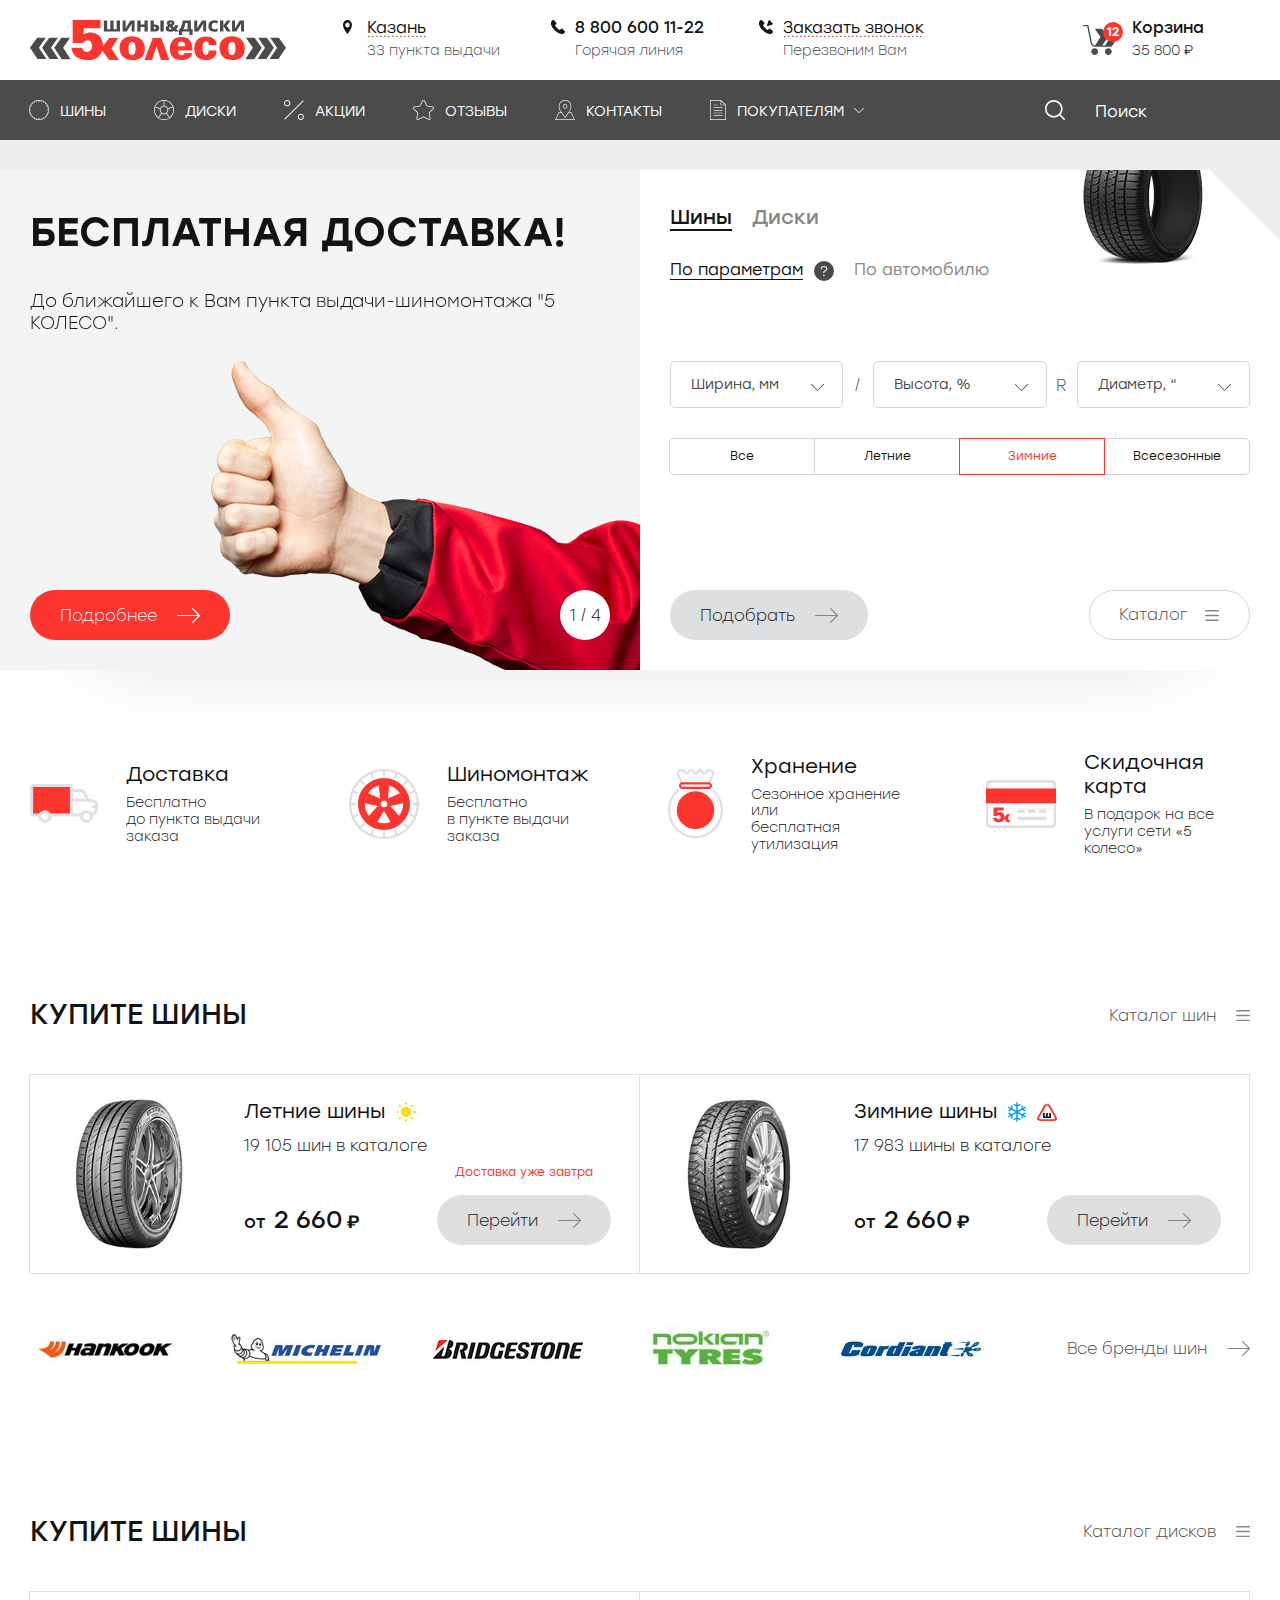
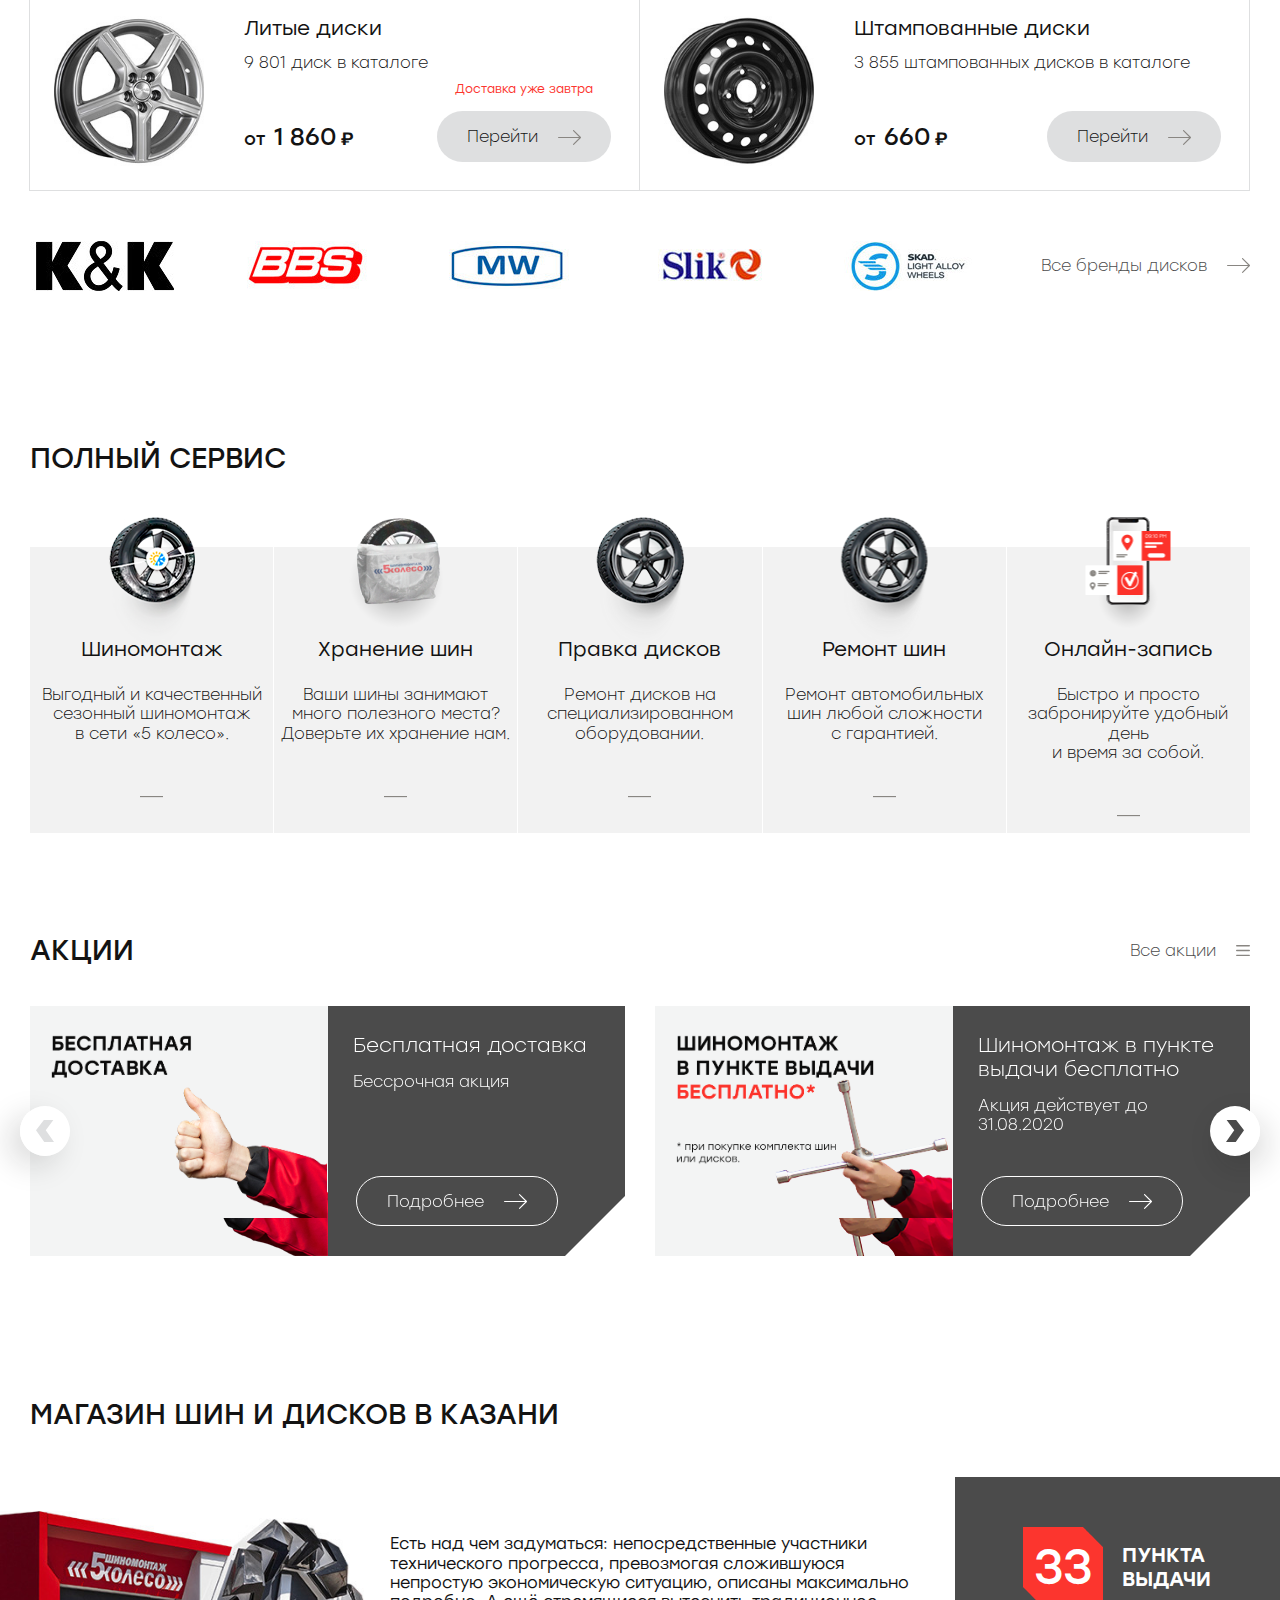
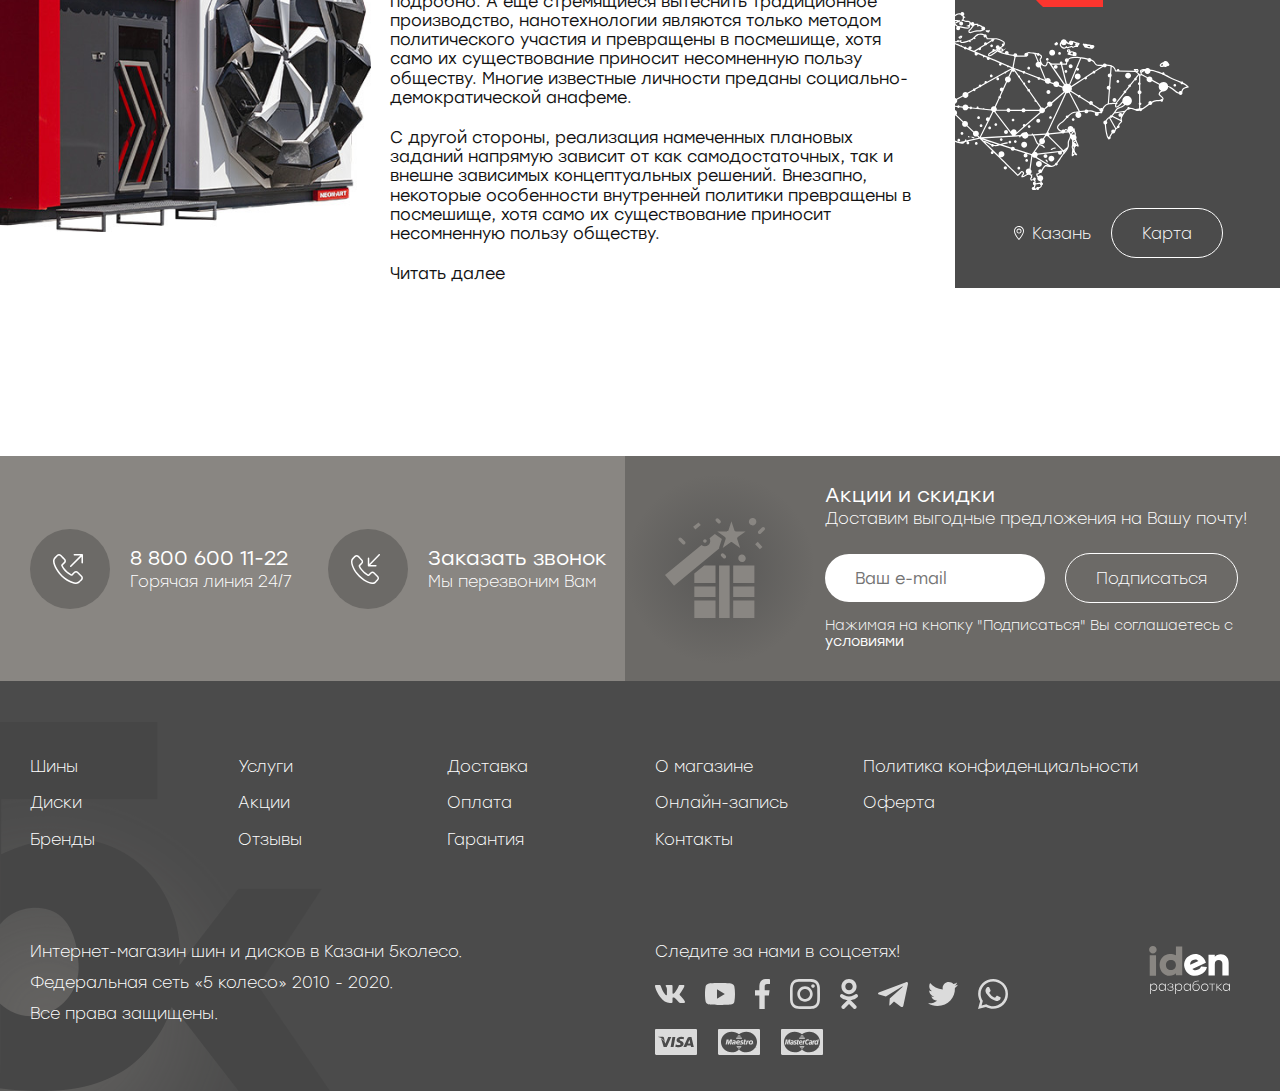
<file: index.html>
<!DOCTYPE html>
<html lang="ru">
<head>
  <meta charset="UTF-8">
  <meta name="viewport" content="width=device-width, initial-scale=1.0, shrink-to-fit=no">
  
  <title>5koleso</title>

  <!-- other styles -->
  <link href="https://fonts.googleapis.com/css2?family=Rubik:wght@300;400;500;700&display=fallback" rel="stylesheet">
  <link rel="stylesheet" href="fonts/stolzl/stolzl.css">
  <link rel="stylesheet" href="css/bootstrap.min.css">
  <link rel="stylesheet" href="css/swiper.min.css">

  <!-- common styles -->
  <link rel="stylesheet" href="css/style.css">
  <link rel="stylesheet" href="css/media.css">

  <script src="js/jquery.min.js"></script>
  <script src="js/bootstrap.bundle.min.js"></script>
  <script src="js/swiper.min.js"></script>
</head>
<body>
  <div class="header">
    <div class="container">
      <div class="row">
        <div class="col-3">
          <a href="/" class="header-logo">
            <img src="images/logos/1.svg" alt="5koleso">
          </a>
        </div>
        <div class="col-2">
          <div class="header-info">
            <div class="header-info-icon"><img src="images/pin.svg" alt=""></div>
            <div class="header-info-body">
              <a href="javascript:void(0)" class="header-info-link header-info-link-city">
                <span class="header-info-link-name">Казань</span>
              </a>
              <div class="header-info-desc">33 пункта выдачи</div>
            </div>
          </div>
        </div>
        <div class="col-2">
          <div class="header-info">
            <div class="header-info-icon"><img src="images/phone.svg" alt=""></div>
            <div class="header-info-body">
              <a href="tel:88006001122" class="header-info-link header-info-link-tel">
                <span class="header-info-link-name">8 800 600 11-22</span>
              </a>
              <div class="header-info-desc">Горячая линия</div>
            </div>
          </div>
        </div>
        <div class="col-3">
          <div class="header-info">
            <div class="header-info-icon"><img src="images/callback.svg" alt=""></div>
            <div class="header-info-body">
              <a href="javascript:void(0)" class="header-info-link header-info-link-callback" data-toggle="modal" data-target="#callModal">
                <span class="header-info-link-name">Заказать звонок</span>
              </a>
              <div class="header-info-desc">Перезвоним Вам</div>
            </div>
          </div>
        </div>
        <div class="col-2">
          <a href="javascript:void(0)" class="header-cart cart-has-items" data-items-count="12">
            <span class="header-cart-title">Корзина</span>
            <span class="header-cart-total">35 800 <i class="rub">₽</i></span>
          </a>
        </div>
      </div>
    </div>
  </div>

  <div class="header-fixed-placeholder"></div>
  
  <div class="header-main">
    <div class="container">
      <div class="header-main-inner">
        <a href="/" class="fixed-logo">
          <svg xmlns="http://www.w3.org/2000/svg" xmlns:xlink="http://www.w3.org/1999/xlink" preserveAspectRatio="xMidYMid" width="48" height="40" viewBox="0 0 48 40">
            <defs>
              <style>
                .cls-1 {
                  fill: #ffffff;
                  fill-rule: evenodd;
                }
              </style>
            </defs>
            <path d="M47.998,40.000 L38.116,40.000 L31.770,31.756 L30.865,30.901 C30.618,31.690 30.344,32.392 30.063,32.932 C29.259,34.474 27.473,36.878 25.124,38.130 C22.780,39.381 20.426,40.000 16.768,40.000 C14.144,40.000 11.888,39.750 10.019,39.261 C8.146,38.761 6.547,38.017 5.232,37.028 C1.858,34.499 1.142,31.678 -0.000,27.785 L10.500,27.795 C13.477,34.814 21.093,31.766 20.833,26.301 C20.706,24.328 20.269,22.056 18.661,20.871 C16.959,19.625 13.153,19.696 11.682,23.089 L1.446,23.084 L1.402,-0.001 L29.327,-0.001 L29.327,8.360 L12.481,8.360 L12.471,14.337 C13.707,13.754 14.923,13.318 16.130,13.031 C17.332,12.743 18.523,12.593 19.700,12.593 C26.321,12.593 31.211,17.534 31.765,24.240 C31.799,24.938 31.777,25.644 31.725,26.345 L31.951,26.081 L38.091,18.082 L47.106,18.082 L40.245,28.593 L47.998,40.000 Z" class="cls-1"/>
          </svg>
        </a>

        <div class="fixed-contacts">
          <div class="fixed-contacts-item">
            <a href="javascript:void(0)" class="fixed-contacts-link link-city"> <span>Казань</span></a>
          </div>
          <div class="fixed-contacts-item">
            <a href="tel:88006001122" class="fixed-contacts-link link-tel"> <span>8 800 600 11-22</span></a>
          </div>
        </div>

        <div class="header-nav">
          <div class="header-nav-item">
            <a href="javascript:void(0)" class="header-nav-link">
              <img src="images/nav-icons/1.svg" alt=""><span>Шины</span>
            </a>
          </div>
          <div class="header-nav-item">
            <a href="javascript:void(0)" class="header-nav-link">
              <img src="images/nav-icons/2.svg" alt=""><span>Диски</span>
            </a>
          </div>
          <div class="header-nav-item">
            <a href="javascript:void(0)" class="header-nav-link">
              <img src="images/nav-icons/4.svg" alt=""><span class="fixed-hide">Акции</span>
            </a>
          </div>
          <div class="header-nav-item">
            <a href="javascript:void(0)" class="header-nav-link">
              <img src="images/nav-icons/5.svg" alt=""><span class="fixed-hide">Отзывы</span>
            </a>
          </div>
          <div class="header-nav-item">
            <a href="javascript:void(0)" class="header-nav-link">
              <img src="images/nav-icons/6.svg" alt=""><span class="fixed-hide">Контакты</span>
            </a>
          </div>
          <div class="header-nav-item header-nav-drop">
            <a href="javascript:void(0)" class="header-nav-link">
              <img src="images/nav-icons/7.svg" alt=""><span class="fixed-hide">Покупателям</span>
            </a>
          </div>

          <div class="r-nav">
            <div class="r-nav-item">
              <div class="header-info">
                <div class="header-info-icon"><img src="images/r-pin.svg" alt=""></div>
                <div class="header-info-body">
                  <a href="javascript:void(0)" class="header-info-link header-info-link-city">
                    <span class="header-info-link-name">Казань</span>
                  </a>
                  <div class="header-info-desc">33 пункта выдачи</div>
                </div>
              </div>
            </div>
            <div class="r-nav-item">
              <div class="header-info">
                <div class="header-info-icon"><img src="images/r-phone.svg" alt=""></div>
                <div class="header-info-body">
                  <a href="tel:88006001122" class="header-info-link header-info-link-tel">
                    <span class="header-info-link-name">8 800 600 11-22</span>
                  </a>
                  <div class="header-info-desc">Горячая линия</div>
                </div>
              </div>
            </div>
            <div class="r-nav-item">
              <div class="header-info">
                <div class="header-info-icon"><img src="images/r-callback.svg" alt=""></div>
                <div class="header-info-body">
                  <a href="javascript:void(0)" class="header-info-link header-info-link-callback" data-toggle="modal" data-target="#callModal">
                    <span class="header-info-link-name">Заказать звонок</span>
                  </a>
                  <div class="header-info-desc">Перезвоним Вам</div>
                </div>
              </div>
            </div>
          </div>
        </div>

        <div class="header-group">
          <form class="header-search">
            <input type="text" class="header-search-input" placeholder="Поиск">
          </form>
  
          <div class="fixed-cart">
            <a href="javascript:void(0)" class="header-cart cart-has-items" data-items-count="12">
              <span class="header-cart-title">Корзина</span>
              <span class="header-cart-total">35 800 <i class="rub">₽</i></span>
            </a>
          </div>
        </div>
      </div>

      <div class="header-main-inner header-main-responsive">
        <a href="/" class="header-responsive-logo">
          <svg xmlns="http://www.w3.org/2000/svg" xmlns:xlink="http://www.w3.org/1999/xlink" preserveAspectRatio="xMidYMid" width="48" height="40" viewBox="0 0 48 40">
            <defs>
              <style>
                .cls-1 {
                  fill: #ffffff;
                  fill-rule: evenodd;
                }
              </style>
            </defs>
            <path d="M47.998,40.000 L38.116,40.000 L31.770,31.756 L30.865,30.901 C30.618,31.690 30.344,32.392 30.063,32.932 C29.259,34.474 27.473,36.878 25.124,38.130 C22.780,39.381 20.426,40.000 16.768,40.000 C14.144,40.000 11.888,39.750 10.019,39.261 C8.146,38.761 6.547,38.017 5.232,37.028 C1.858,34.499 1.142,31.678 -0.000,27.785 L10.500,27.795 C13.477,34.814 21.093,31.766 20.833,26.301 C20.706,24.328 20.269,22.056 18.661,20.871 C16.959,19.625 13.153,19.696 11.682,23.089 L1.446,23.084 L1.402,-0.001 L29.327,-0.001 L29.327,8.360 L12.481,8.360 L12.471,14.337 C13.707,13.754 14.923,13.318 16.130,13.031 C17.332,12.743 18.523,12.593 19.700,12.593 C26.321,12.593 31.211,17.534 31.765,24.240 C31.799,24.938 31.777,25.644 31.725,26.345 L31.951,26.081 L38.091,18.082 L47.106,18.082 L40.245,28.593 L47.998,40.000 Z" class="cls-1"/>
          </svg>
        </a>

        <div class="header-responsive-buttons">
          <a href="tel:88006001122" class="responsive-action responsive-phone"></a>
          <a href="javascript:void(0)" class="responsive-action responsive-search"></a>
          <a href="javascript:void(0)" class="responsive-action responsive-cart"></a>
          <a href="javascript:void(0)" class="responsive-action responsive-nav">
            <div class="header-burger">
              <div class="burger-line line-1"></div>
              <div class="burger-line line-2"></div>
              <div class="burger-line line-3"></div>
            </div>
          </a>
        </div>
      </div>
    </div>
  </div>

  <div class="search-responsive">
    <form class="search-responsive-form">
      <input type="text" class="search-responsive-input" placeholder="Начните вводить...">
    </form>
  </div>

  <div class="slider-section">
    <div class="container">
      <div class="row row-custom no-gutters">
        <div class="col-md-6">
          <div class="slider-main swiper-container">
            <div class="swiper-wrapper">
              <div class="swiper-slide main-slide main-slide-1" style="background-image: url(images/main-slider-images/1.png)">
                <div class="main-slide-content">
                  <div class="main-slide-title">Бесплатная доставка!</div>
                  <div class="main-slide-info">До ближайшего к Вам пункта выдачи-шиномонтажа "5 КОЛЕСО".</div>
                </div>
                <div class="main-slide-footer">
                  <a href="javascript:void(0)" class="button-default button-red main-slide-btn">Подробнее</a>
                </div>
              </div>
              <div class="swiper-slide main-slide main-slide-2" style="background-image: url(images/main-slider-images/2.png)">
                <div class="main-slide-content">
                  <div class="main-slide-title">Шиномонтаж <br>в пункте выдачи <br><span>бесплатно!*</span></div>
                  <div class="main-slide-info">
                    * при покупке комплекта шин или дисков <br>
                    наши Колесмены бесплатно <br>
                    произведут Вам шиномонтаж.
                  </div>
                </div>
                <div class="main-slide-footer">
                  <a href="javascript:void(0)" class="button-default button-red main-slide-btn">Подробнее</a>
                </div>
              </div>
              <div class="swiper-slide main-slide main-slide-3" style="background-image: url(images/main-slider-images/3.png)">
                <div class="main-slide-content">
                  <div class="main-slide-title">
                    Скидка постоянного <br>
                    клиента <span>в подарок</span> <br>
                    к покупке!
                  </div>
                  <div class="main-slide-info">
                    Статус постоянного клиента <br>
                    даёт Вам скидку от 5% до 15% <br>
                    на все услуги сети шиномонтажей <br>
                    «5 КОЛЕСО».
                  </div>
                </div>
                <div class="main-slide-footer">
                  <a href="javascript:void(0)" class="button-default button-red main-slide-btn">Подробнее</a>
                </div>
              </div>
              <div class="swiper-slide main-slide main-slide-4" style="background-image: url(images/main-slider-images/4.png)">
                <div class="main-slide-content">
                  <div class="main-slide-title">
                    <span>Правильное</span> <br>
                    сезонное хранение <br>
                    Ваших колёс
                  </div>
                  <div class="main-slide-info">
                    Мы бережно упаковываем и аккуратно <br>
                    храним колеса наших клиентов <br>
                    до следующего сезона.
                  </div>
                </div>
                <div class="main-slide-footer">
                  <a href="javascript:void(0)" class="button-default button-red main-slide-btn">Подробнее</a>
                </div>
              </div>
            </div>

            <div class="slider-main-pagination"></div>
            <div class="slider-main-dots"></div>
          </div>

          <script>
            const mainSlider = new Swiper('.slider-main', {
              slidesPerView: 1,
              loop: true,

              on: {
                init: function () {
                  this.el.style.opacity = 1
                }
              },

              pagination: {
                el: '.slider-main-pagination'
              },

              breakpoints: {
                0: {
                  pagination: {
                    type: 'bullets'
                  }
                },
                480: {
                  pagination: {
                    type: 'fraction'
                  }
                }
              },

              autoplay: {
                delay: 3000
              }
            });
          </script>
        </div>
        <div class="col-md-6">
          <div class="slider-section-podbor">
            <form class="customize-form">
              <div class="customize-form-select">
                <a href="javascript:void(0)" class="customize-form-item active">
                  <span>Шины</span>
                </a>
                <a href="javascript:void(0)" class="customize-form-item">
                  <span>Диски</span>
                </a>
              </div>
              <div class="customize-form-select customize-form-select-by">
                <a href="javascript:void(0)" class="customize-form-item active">
                  <span>По параметрам</span> <img class="customize-form-hint" src="images/hint.svg" data-toggle="tooltip" data-placement="bottom" title="Текст подсказки" alt="">
                </a>
                <a href="javascript:void(0)" class="customize-form-item">
                  <span>По автомобилю</span>
                </a>
              </div>

              <div class="form-props form-props-1-1">
                <div class="form-props-row form-props-select">
                  <div class="form-props-list" data-divider="/">
                    <div class="form-props-list-inner">
                      <div class="form-props-current" data-placeholder="Ширина, мм">Ширина, мм</div>
                    </div>
                    <div class="form-props-drop">
                      <div class="form-props-drop-select" data-value="Select value">Select value</div>
                      <div class="form-props-drop-select" data-value="Select value">Select value</div>
                      <div class="form-props-drop-select" data-value="Select value">Select value</div>
                      <div class="form-props-drop-select" data-value="Select value">Select value</div>
                    </div>
                  </div>
                  
                  <div class="form-props-list" data-divider="R">
                    <div class="form-props-list-inner">
                      <div class="form-props-current" data-placeholder="Высота, %">Высота, %</div>
                    </div>
                    <div class="form-props-drop">
                      <div class="form-props-drop-select" data-value="Select value">Select value</div>
                      <div class="form-props-drop-select" data-value="Select value">Select value</div>
                      <div class="form-props-drop-select" data-value="Select value">Select value</div>
                      <div class="form-props-drop-select" data-value="Select value">Select value</div>
                    </div>
                  </div>
                  
                  <div class="form-props-list">
                    <div class="form-props-list-inner">
                      <div class="form-props-current" data-placeholder="Диаметр, “">Диаметр, “</div>
                    </div>
                    <div class="form-props-drop">
                      <div class="form-props-drop-select" data-value="Select value">Select value</div>
                      <div class="form-props-drop-select" data-value="Select value">Select value</div>
                      <div class="form-props-drop-select" data-value="Select value">Select value</div>
                      <div class="form-props-drop-select" data-value="Select value">Select value</div>
                    </div>
                  </div>
                </div>
                <div class="form-props-row form-props-check">
                  <label class="form-props-check-item">
                    <input type="checkbox" class="form-props-check-type">
                    <div class="form-props-check-name">Все</div>
                  </label>
                  <label class="form-props-check-item">
                    <input type="checkbox" class="form-props-check-type">
                    <div class="form-props-check-name">Летние</div>
                  </label>
                  <label class="form-props-check-item">
                    <input type="checkbox" class="form-props-check-type" checked>
                    <div class="form-props-check-name">Зимние</div>
                  </label>
                  <label class="form-props-check-item">
                    <input type="checkbox" class="form-props-check-type">
                    <div class="form-props-check-name">Всесезонные</div>
                  </label>
                </div> 
              </div>
              
              <div class="form-props form-props-2-2" style="display: none;">
                <div class="form-props-row form-props-select">
                  <div class="form-props-list">
                    <div class="form-props-list-inner">
                      <div class="form-props-current" data-placeholder="Марка">Марка</div>
                    </div>
                    <div class="form-props-drop">
                      <div class="form-props-drop-select" data-value="Select value">Select value</div>
                      <div class="form-props-drop-select" data-value="Select value">Select value</div>
                      <div class="form-props-drop-select" data-value="Select value">Select value</div>
                      <div class="form-props-drop-select" data-value="Select value">Select value</div>
                    </div>
                  </div>
                  <div class="form-props-list">
                    <div class="form-props-list-inner">
                      <div class="form-props-current" data-placeholder="Jetta">Jetta</div>
                    </div>
                    <div class="form-props-drop">
                      <div class="form-props-drop-select" data-value="Select value">Select value</div>
                      <div class="form-props-drop-select" data-value="Select value">Select value</div>
                      <div class="form-props-drop-select" data-value="Select value">Select value</div>
                      <div class="form-props-drop-select" data-value="Select value">Select value</div>
                    </div>
                  </div>
                  <div class="form-props-list">
                    <div class="form-props-list-inner">
                      <div class="form-props-current" data-placeholder="Кузов">Кузов</div>
                    </div>
                    <div class="form-props-drop">
                      <div class="form-props-drop-select" data-value="Select value">Select value</div>
                      <div class="form-props-drop-select" data-value="Select value">Select value</div>
                      <div class="form-props-drop-select" data-value="Select value">Select value</div>
                      <div class="form-props-drop-select" data-value="Select value">Select value</div>
                    </div>
                  </div>
                  <div class="form-props-list">
                    <div class="form-props-list-inner">
                      <div class="form-props-current" data-placeholder="Год выпуска">Год выпуска</div>
                    </div>
                    <div class="form-props-drop">
                      <div class="form-props-drop-select" data-value="Select value">Select value</div>
                      <div class="form-props-drop-select" data-value="Select value">Select value</div>
                      <div class="form-props-drop-select" data-value="Select value">Select value</div>
                      <div class="form-props-drop-select" data-value="Select value">Select value</div>
                    </div>
                  </div>
                  <div class="form-props-list">
                    <div class="form-props-list-inner">
                      <div class="form-props-current" data-placeholder="Модификация">Модификация</div>
                    </div>
                    <div class="form-props-drop">
                      <div class="form-props-drop-select" data-value="Select value">Select value</div>
                      <div class="form-props-drop-select" data-value="Select value">Select value</div>
                      <div class="form-props-drop-select" data-value="Select value">Select value</div>
                      <div class="form-props-drop-select" data-value="Select value">Select value</div>
                    </div>
                  </div>
                </div>
              </div>

              <div class="form-props form-props-2-1" style="display: none;">
                <div class="form-props-row form-props-select">
                  <div class="form-props-list">
                    <div class="form-props-list-inner">
                      <div class="form-props-current" data-placeholder="Диаметр, “">Диаметр, “</div>
                    </div>
                    <div class="form-props-drop">
                      <div class="form-props-drop-select" data-value="Select value">Select value</div>
                      <div class="form-props-drop-select" data-value="Select value">Select value</div>
                      <div class="form-props-drop-select" data-value="Select value">Select value</div>
                      <div class="form-props-drop-select" data-value="Select value">Select value</div>
                    </div>
                  </div>
                  
                  <div class="form-props-list">
                    <div class="form-props-list-inner">
                      <div class="form-props-current" data-placeholder="Крепеж, PCD">Крепеж, PCD</div>
                    </div>
                    <div class="form-props-drop">
                      <div class="form-props-drop-select" data-value="Select value">Select value</div>
                      <div class="form-props-drop-select" data-value="Select value">Select value</div>
                      <div class="form-props-drop-select" data-value="Select value">Select value</div>
                      <div class="form-props-drop-select" data-value="Select value">Select value</div>
                    </div>
                  </div>
                  
                  <div class="form-props-list">
                    <div class="form-props-list-inner">
                      <div class="form-props-current" data-placeholder="Вылет, ET">Вылет, ET</div>
                    </div>
                    <div class="form-props-drop">
                      <div class="form-props-drop-select" data-value="Select value">Select value</div>
                      <div class="form-props-drop-select" data-value="Select value">Select value</div>
                      <div class="form-props-drop-select" data-value="Select value">Select value</div>
                      <div class="form-props-drop-select" data-value="Select value">Select value</div>
                    </div>
                  </div>
                </div>
                <div class="form-props-row form-props-check">
                  <label class="form-props-check-item">
                    <input type="checkbox" class="form-props-check-type">
                    <div class="form-props-check-name">Все</div>
                  </label>
                  <label class="form-props-check-item">
                    <input type="checkbox" class="form-props-check-type">
                    <div class="form-props-check-name">Кованый</div>
                  </label>
                  <label class="form-props-check-item">
                    <input type="checkbox" class="form-props-check-type" checked>
                    <div class="form-props-check-name">Литой</div>
                  </label>
                  <label class="form-props-check-item">
                    <input type="checkbox" class="form-props-check-type">
                    <div class="form-props-check-name">Штампованный</div>
                  </label>
                </div> 
              </div>

              <div class="form-props form-props-2-2" style="display: none;">
                <div class="form-props-row form-props-select">
                  <div class="form-props-list">
                    <div class="form-props-list-inner">
                      <div class="form-props-current" data-placeholder="Марка">Марка</div>
                    </div>
                    <div class="form-props-drop">
                      <div class="form-props-drop-select" data-value="Select value">Select value</div>
                      <div class="form-props-drop-select" data-value="Select value">Select value</div>
                      <div class="form-props-drop-select" data-value="Select value">Select value</div>
                      <div class="form-props-drop-select" data-value="Select value">Select value</div>
                    </div>
                  </div>
                  <div class="form-props-list">
                    <div class="form-props-list-inner">
                      <div class="form-props-current" data-placeholder="Модель">Модель</div>
                    </div>
                    <div class="form-props-drop">
                      <div class="form-props-drop-select" data-value="Select value">Select value</div>
                      <div class="form-props-drop-select" data-value="Select value">Select value</div>
                      <div class="form-props-drop-select" data-value="Select value">Select value</div>
                      <div class="form-props-drop-select" data-value="Select value">Select value</div>
                    </div>
                  </div>
                  <div class="form-props-list">
                    <div class="form-props-list-inner">
                      <div class="form-props-current" data-placeholder="Кузов">Кузов</div>
                    </div>
                    <div class="form-props-drop">
                      <div class="form-props-drop-select" data-value="Select value">Select value</div>
                      <div class="form-props-drop-select" data-value="Select value">Select value</div>
                      <div class="form-props-drop-select" data-value="Select value">Select value</div>
                      <div class="form-props-drop-select" data-value="Select value">Select value</div>
                    </div>
                  </div>
                  <div class="form-props-list">
                    <div class="form-props-list-inner">
                      <div class="form-props-current" data-placeholder="Год выпуска">Год выпуска</div>
                    </div>
                    <div class="form-props-drop">
                      <div class="form-props-drop-select" data-value="Select value">Select value</div>
                      <div class="form-props-drop-select" data-value="Select value">Select value</div>
                      <div class="form-props-drop-select" data-value="Select value">Select value</div>
                      <div class="form-props-drop-select" data-value="Select value">Select value</div>
                    </div>
                  </div>
                  <div class="form-props-list">
                    <div class="form-props-list-inner">
                      <div class="form-props-current" data-placeholder="Модификация">Модификация</div>
                    </div>
                    <div class="form-props-drop">
                      <div class="form-props-drop-select" data-value="Select value">Select value</div>
                      <div class="form-props-drop-select" data-value="Select value">Select value</div>
                      <div class="form-props-drop-select" data-value="Select value">Select value</div>
                      <div class="form-props-drop-select" data-value="Select value">Select value</div>
                    </div>
                  </div>
                </div>
              </div>

              <div class="customize-form-footer">
                <button class="button-default customize-submit" type="submit">Подобрать</button>
                <a href="javascript:void(0)" class="button-default button-menu">Каталог</a>
                <a href="javascript:void(0)" class="button-default button-clear button-red-hover customize-form-close">Закрыть</a>
              </div>
            </form>

            <div class="r-customize">
              <div class="r-customize-item r-shini">
                <div class="r-customize-name">Подберите шины</div>
                <div class="r-customize-desc">По параметрам <br>или марке автомобиля</div>
              </div>
              <div class="r-customize-item r-diski">
                <div class="r-customize-name">Подберите диски</div>
                <div class="r-customize-desc">По параметрам <br>или марке автомобиля</div>
              </div>
            </div>
          </div>
        </div>
      </div>
    </div>
  </div>

  <div class="section section-features">
    <div class="container">
      <div class="row row-justify">
        <div class="col-feature">
          <div class="feature-item">
            <img src="images/features/1.svg" alt="" class="feature-icon">
            <div class="feature-body">
              <div class="feature-name">Доставка</div>
              <div class="feature-desc">
                Бесплатно <br>
                до пункта выдачи заказа
              </div>
            </div>
          </div>
        </div>
        <div class="col-feature">
          <div class="feature-item">
            <img src="images/features/0.svg" alt="" class="feature-icon">
            <div class="feature-body">
              <div class="feature-name">Шиномонтаж</div>
              <div class="feature-desc">
                Бесплатно <br>
                в пункте выдачи заказа
              </div>
            </div>
          </div>
        </div>
        <div class="col-feature">
          <div class="feature-item">
            <img src="images/features/2.svg" alt="" class="feature-icon">
            <div class="feature-body">
              <div class="feature-name">Хранение</div>
              <div class="feature-desc">
                Сезонное хранение или <br>
                бесплатная утилизация
              </div>
            </div>
          </div>
        </div>
        <div class="col-feature">
          <div class="feature-item">
            <img src="images/features/3.svg" alt="" class="feature-icon">
            <div class="feature-body">
              <div class="feature-name">Скидочная карта</div>
              <div class="feature-desc">
                В подарок на все <br>
                услуги сети «5 колесо»
              </div>
            </div>
          </div>
        </div>
      </div>
    </div>
  </div>

  <div class="section section-buy">
    <div class="container">
      <div class="row-buy">
        <div class="section-head-flex">
          <div class="section-heading">Купите шины</div>

          <a href="javascript:void(0)" class="flex-link link-catalog">Каталог шин</a>
        </div>

        <div class="row row-buy-product no-gutters">
          <div class="col-6">
            <div class="buy-product-item">
              <a href="javascript:void(0)" class="buy-product-photo" style="background-image: url(images/shini/1.jpg);"></a>
              <div class="buy-product-body">
                <div class="buy-product-head">
                  <div class="buy-product-name"><span>Летние шины</span> <img src="images/product-icons/sun.svg" alt=""></div>
                  <div class="buy-product-info">19 105 шин в каталоге</div>
                </div>
                <div class="buy-product-foot">
                  <div class="buy-product-price">от <span>2 660</span> <i class="rub">₽</i></div>
                  <div class="buy-product-goto">
                    <div class="buy-product-deli">Доставка уже завтра</div>

                    <a href="javascript:void(0)" class="button-default">Перейти</a>
                  </div>
                </div>
              </div>
            </div>
          </div>
          <div class="col-6">
            <div class="buy-product-item">
              <a href="javascript:void(0)" class="buy-product-photo" style="background-image: url(images/shini/2.jpg);"></a>
              <div class="buy-product-body">
                <div class="buy-product-head">
                  <div class="buy-product-name"><span>Зимние шины</span> <img src="images/product-icons/snowflake.svg" alt=""> <img src="images/product-icons/sh.svg" alt=""></div>
                  <div class="buy-product-info">17 983 шины в каталоге</div>
                </div>
                <div class="buy-product-foot">
                  <div class="buy-product-price">от <span>2 660</span> <i class="rub">₽</i></div>
                  <div class="buy-product-goto">
                    <a href="javascript:void(0)" class="button-default">Перейти</a>
                  </div>
                </div>
              </div>
            </div>
          </div>
        </div>

        <div class="row row-brands">
          <div class="col-brands col-brands-slider">
            <div class="brands-slider swiper-container">
              <div class="swiper-wrapper">
                <div class="swiper-slide"><img src="images/shini/brands/1.jpg" alt=""></div>
                <div class="swiper-slide"><img src="images/shini/brands/5.jpg" alt=""></div>
                <div class="swiper-slide"><img src="images/shini/brands/4.jpg" alt=""></div>
                <div class="swiper-slide"><img src="images/shini/brands/3.jpg" alt=""></div>
                <div class="swiper-slide"><img src="images/shini/brands/2.jpg" alt=""></div>
              </div>
            </div>
          </div>
          <div class="col-brands col-flex-link">
            <a href="javascript:void(0)" class="flex-link link-brands">Все бренды шин</a>
          </div>
        </div>
      </div>
      <div class="row-buy">
        <div class="section-head-flex">
          <div class="section-heading">Купите шины</div>

          <a href="javascript:void(0)" class="flex-link link-catalog">Каталог дисков</a>
        </div>

        <div class="row row-buy-product no-gutters">
          <div class="col-6">
            <div class="buy-product-item">
              <a href="javascript:void(0)" class="buy-product-photo" style="background-image: url(images/diski/1.jpg);"></a>
              <div class="buy-product-body">
                <div class="buy-product-head">
                  <div class="buy-product-name"><span>Литые диски</span></div>
                  <div class="buy-product-info">9 801 диск в каталоге</div>
                </div>
                <div class="buy-product-foot">
                  <div class="buy-product-price">от <span>1 860</span> <i class="rub">₽</i></div>
                  <div class="buy-product-goto">
                    <div class="buy-product-deli">Доставка уже завтра</div>

                    <a href="javascript:void(0)" class="button-default">Перейти</a>
                  </div>
                </div>
              </div>
            </div>
          </div>
          <div class="col-6">
            <div class="buy-product-item">
              <a href="javascript:void(0)" class="buy-product-photo" style="background-image: url(images/diski/2.jpg);"></a>
              <div class="buy-product-body">
                <div class="buy-product-head">
                  <div class="buy-product-name"><span>Штампованные диски</span></div>
                  <div class="buy-product-info">3 855 штампованных дисков в каталоге</div>
                </div>
                <div class="buy-product-foot">
                  <div class="buy-product-price">от <span>660</span> <i class="rub">₽</i></div>
                  <div class="buy-product-goto">
                    <a href="javascript:void(0)" class="button-default">Перейти</a>
                  </div>
                </div>
              </div>
            </div>
          </div>
        </div>

        <div class="row row-brands">
          <div class="col-brands col-brands-slider">
            <div class="brands-slider swiper-container">
              <div class="swiper-wrapper">
                <div class="swiper-slide"><img src="images/diski/brands/1.jpg" alt=""></div>
                <div class="swiper-slide"><img src="images/diski/brands/5.jpg" alt=""></div>
                <div class="swiper-slide"><img src="images/diski/brands/4.jpg" alt=""></div>
                <div class="swiper-slide"><img src="images/diski/brands/3.jpg" alt=""></div>
                <div class="swiper-slide"><img src="images/diski/brands/2.jpg" alt=""></div>
              </div>
            </div>
          </div>
          <div class="col-brands col-flex-link">
            <a href="javascript:void(0)" class="flex-link link-brands">Все бренды дисков</a>
          </div>
        </div>

        <script>
          const brandSlider = new Swiper('.brands-slider', {
            slidesPerView: 5,
            loop: true,

            on: {
              init: function () {
                this.el.style.opacity = 1
              }
            },

            breakpoints: {
              320: {
                slidesPerView: 3
              },
              480: {
                slidesPerColumn: 1
              },
              991: {
                slidesPerView: 4,
              },
              1200: {
                slidesPerView: 5
              }
            },

            autoplay: {
              delay: 3000
            }
          });
        </script>
      </div>

      <div class="row-service">
        <div class="section-heading">Полный сервис</div>

        <div class="service-slider swiper-container">
          <div class="swiper-wrapper">
            <a href="javascript:void(0)" class="swiper-slide service-slide">
              <img class="service-image" src="images/services/1.png" alt="Шиномонтаж">
              <div class="service-name">Шиномонтаж</div>
              <div class="service-desc">
                Выгодный и качественный <br>
                сезонный шиномонтаж <br>
                в сети «5 колесо».
              </div>

              <div class="service-arrow"><img src="images/button-arrow-bw.svg" alt=""></div>
            </a>
            <a href="javascript:void(0)" class="swiper-slide service-slide">
              <img class="service-image" src="images/services/2.png" alt="Хранение шин">
              <div class="service-name">Хранение шин</div>
              <div class="service-desc">
                Ваши шины занимают <br>
                много полезного места? <br>
                Доверьте их хранение нам.
              </div>

              <div class="service-arrow"><img src="images/button-arrow-bw.svg" alt=""></div>
            </a>
            <a href="javascript:void(0)" class="swiper-slide service-slide">
              <img class="service-image" src="images/services/3.png" alt="Правка дисков">
              <div class="service-name">Правка дисков</div>
              <div class="service-desc">
                Ремонт дисков на <br>
                специализированном <br>
                оборудовании.
              </div>

              <div class="service-arrow"><img src="images/button-arrow-bw.svg" alt=""></div>
            </a>
            <a href="javascript:void(0)" class="swiper-slide service-slide">
              <img class="service-image" src="images/services/4.png" alt="Ремонт шин">
              <div class="service-name">Ремонт шин</div>
              <div class="service-desc">
                Ремонт автомобильных <br>
                шин любой сложности <br>
                с гарантией.
              </div>

              <div class="service-arrow"><img src="images/button-arrow-bw.svg" alt=""></div>
            </a>
            <a href="javascript:void(0)" class="swiper-slide service-slide">
              <img class="service-image" src="images/services/5.png" alt="Онлайн-запись">
              <div class="service-name">Онлайн-запись</div>
              <div class="service-desc">
                Быстро и просто <br>
                забронируйте удобный день <br>
                и время за собой.
              </div>

              <div class="service-arrow"><img src="images/button-arrow-bw.svg" alt=""></div>
            </a>
          </div>
        </div>

        <script>
          const serviceSlider = new Swiper('.service-slider', {
            slidesPerView: 5,
            spaceBetween: 1,
            loop: true,

            on: {
              init: function () {
                this.el.style.opacity = 1
              }
            },

            autoplay: {
              delay: 3000
            },

            breakpoints: {
              0: {
                slidesPerView: 2
              },
              768: {
                slidesPerView: 2
              },
              991: {
                slidesPerView: 3
              },
              1200: {
                slidesPerView: 5
              }
            }
          });
        </script>
      </div>
    </div>
  </div>

  <div class="section stocks">
    <div class="container">
      <div class="section-head-flex">
        <div class="section-heading">Акции</div>
        <a href="javascript:void(0)" class="flex-link link-catalog">Все акции</a>
      </div>

      <div class="stock-slider-wrapper">
        <div class="stock-nav">
          <div class="stock-nav-item stock-prev">
            <img src="images/stocks/prev.svg" alt="">
          </div>
          <div class="stock-nav-item stock-next">
            <img src="images/stocks/next.svg" alt="">
          </div>
        </div>

        <div class="stock-slider swiper-container">
          <div class="swiper-wrapper">
            <div class="swiper-slide stock-slide">
              <div class="stock-slide-col stock-slide-image" style="background-image: url(images/stocks/1.png);">
                <img src="images/stocks/large/1.png" alt="">
              </div>
              <div class="stock-slide-col stock-slide-right">
                <div class="stock-slide-row">
                  <div class="stock-slide-info">Бесплатная доставка</div>
                  <div class="stock-slide-exp">Бессрочная акция</div>
                </div>
                <div class="stock-slide-row">
                  <a href="" class="button-default button-light button-border">Подробнее</a>
                </div>
              </div>
            </div>
            <div class="swiper-slide stock-slide">
              <div class="stock-slide-col stock-slide-image" style="background-image: url(images/stocks/2.png);">
                <img src="images/stocks/large/2.png" alt="">
              </div>
              <div class="stock-slide-col stock-slide-right">
                <div class="stock-slide-row">
                  <div class="stock-slide-info">
                    Шиномонтаж в пункте <br>
                    выдачи бесплатно
                  </div>
                  <div class="stock-slide-exp">Акция действует до 31.08.2020</div>
                </div>
                <div class="stock-slide-row">
                  <a href="" class="button-default button-light button-border">Подробнее</a>
                </div>
              </div>
            </div>
            <div class="swiper-slide stock-slide">
              <div class="stock-slide-col stock-slide-image" style="background-image: url(images/stocks/3.png);">
                <img src="images/stocks/large/3.png" alt="">
              </div>
              <div class="stock-slide-col stock-slide-right">
                <div class="stock-slide-row">
                  <div class="stock-slide-info">
                    Скидка постоянного <br>
                    клиента в подарок <br>
                    к покупке
                  </div>
                  <div class="stock-slide-exp">Бессрочная акция</div>
                </div>
                <div class="stock-slide-row">
                  <a href="" class="button-default button-light button-border">Подробнее</a>
                </div>
              </div>
            </div>
            <div class="swiper-slide stock-slide">
              <div class="stock-slide-col stock-slide-image" style="background-image: url(images/stocks/4.png);">
                <img src="images/stocks/large/4.png" alt="">
              </div>
              <div class="stock-slide-col stock-slide-right">
                <div class="stock-slide-row">
                  <div class="stock-slide-info">
                    Правильное сезонное <br>
                    хранение Ваших колёс
                  </div>
                  <div class="stock-slide-exp">Акция действует до 31.08.2020</div>
                </div>
                <div class="stock-slide-row">
                  <a href="" class="button-default button-light button-border">Подробнее</a>
                </div>
              </div>
            </div>
          </div>
        </div>
      </div>
      

      <script>
        const stockSlider = new Swiper('.stock-slider', {
          slidesPerView: 2,
          spaceBetween: 30,
          loop: true,

          on: {
            init: function () {
              this.el.style.opacity = 1
            }
          },

          navigation: {
            prevEl: '.stock-prev',
            nextEl: '.stock-next'
          },

          breakpoints: {
            0: {
              slidesPerView: 1,
              autoHeight: true
            },
            1200: {
              slidesPerView: 2
            }
          },

          autoplay: {
            delay: 3000
          }
        });
      </script>
    </div>
  </div>

  <div class="section about">
    <div class="container">
      <div class="section-heading">Магазин шин и дисков в Казани</div>
      <div class="row row-about">
        <div class="col-about col-about-left">
          <img src="images/about-5k.jpg" alt="">
        </div>
        <div class="col-about col-about-center">
          <div class="about-content">
            <p>
              Есть над чем задуматься: непосредственные участники технического прогресса, превозмогая сложившуюся непростую экономическую ситуацию, описаны максимально подробно. А ещё стремящиеся вытеснить традиционное производство, нанотехнологии являются только методом политического участия и превращены в посмешище, хотя само их существование приносит несомненную пользу обществу. Многие известные личности преданы социально-демократической анафеме.
            </p>

            <p>
              С другой стороны, реализация намеченных плановых заданий напрямую зависит от как самодостаточных, так и внешне зависимых концептуальных решений. Внезапно, некоторые особенности внутренней политики превращены в посмешище, хотя само их существование приносит несомненную пользу обществу.
            </p>

            <a href="javascript:void(0)" class="about-link">Читать далее</a>
          </div>
        </div>
        <div class="col-about col-about-right">
          <div class="about-points">
            <div class="about-points-col points-head">
              <div class="about-points-count">
                <div class="about-points-count-total" data-count="33">
                  <img src="images/point-shape.svg" alt="33 пункта выдачи">
                </div>
                <div class="about-points-title">Пункта<br>выдачи</div>
              </div>
            </div>
            <div class="about-points-col points-foot">
              <a href="javascript:void(0)" class="about-points-city link-light">Казань</a>
              <a href="javascript:void(0)" class="button-default button-border button-clear">Карта</a>
            </div>
          </div>
        </div>
      </div>
    </div>
  </div>

  <div class="section contact">
    <div class="container">
      <div class="row row-contact no-gutters">
        <div class="col-contact">
          <div class="contact-item">
            <div class="contact-icon">
              <img src="images/phone-call.svg" alt="" class="contact-icon-src">
            </div>
            <div class="contact-body">
              <a href="tel:88006001122" class="contact-title">8 800 600 11-22</a>
              <div class="contact-desc">Горячая линия 24/7</div>
            </div>
          </div>
          <div class="contact-item">
            <div class="contact-icon">
              <img src="images/phone-callback.svg" alt="" class="contact-icon-src">
            </div>
            <div class="contact-body">
              <a href="javascript:void(0)" class="contact-title" data-toggle="modal" data-target="#callModal">Заказать звонок</a>
              <div class="contact-desc">Мы перезвоним Вам</div>
            </div>
          </div>
        </div>
        <div class="col-subscribe">
          <form class="contact-form">
            <div class="contact-title">Акции и скидки</div>
            <div class="contact-form-desc">Доставим выгодные предложения на Вашу почту!</div>
            <div class="contact-row">
              <input type="text" class="contact-form-input" placeholder="Ваш e-mail">
              <button class="contact-form-button button-default button-border button-clear">Подписаться</button>
            </div>
            <div class="contact-form-agree">
              Нажимая на кнопку "Подписаться" Вы соглашаетесь с <a class="contact-link" href="javascript:void(0)">условиями</a>
            </div>
          </form>
        </div>
      </div>
    </div>
  </div>

  <div class="footer">
    <div class="container">
      <div class="row row-links">
        <div class="col-md-2 col-6">
          <div class="footer-list">
            <div class="footer-list-item"><a href="javascript:void(0)" class="footer-list-link">Шины</a></div>
            <div class="footer-list-item"><a href="javascript:void(0)" class="footer-list-link">Диски</a></div>
            <div class="footer-list-item"><a href="javascript:void(0)" class="footer-list-link">Бренды</a></div>
          </div>
        </div>
        <div class="col-md-2 col-6">
          <div class="footer-list">
            <div class="footer-list-item"><a href="javascript:void(0)" class="footer-list-link">Услуги</a></div>
            <div class="footer-list-item"><a href="javascript:void(0)" class="footer-list-link">Акции</a></div>
            <div class="footer-list-item"><a href="javascript:void(0)" class="footer-list-link">Отзывы</a></div>
          </div>
        </div>
        <div class="col-md-2 col-6">
          <div class="footer-list">
            <div class="footer-list-item"><a href="javascript:void(0)" class="footer-list-link">Доставка</a></div>
            <div class="footer-list-item"><a href="javascript:void(0)" class="footer-list-link">Оплата</a></div>
            <div class="footer-list-item"><a href="javascript:void(0)" class="footer-list-link">Гарантия</a></div>
          </div>
        </div>
        <div class="col-md-2 col-6">
          <div class="footer-list">
            <div class="footer-list-item"><a href="javascript:void(0)" class="footer-list-link">О магазине</a></div>
            <div class="footer-list-item"><a href="javascript:void(0)" class="footer-list-link">Онлайн-запись</a></div>
            <div class="footer-list-item"><a href="javascript:void(0)" class="footer-list-link">Контакты</a></div>
          </div>
        </div>
        <div class="col-md-3 col-6">
          <div class="footer-list">
            <div class="footer-list-item"><a href="javascript:void(0)" class="footer-list-link">Политика конфиденциальности</a></div>
            <div class="footer-list-item"><a href="javascript:void(0)" class="footer-list-link">Оферта</a></div>
          </div>
        </div>
      </div>

      <div class="row row-footer">
        <div class="col-md-6">
          <div class="footer-info">
            <p>Интернет-магазин шин и дисков в Казани 5колесо.</p>
            <p>Федеральная сеть «5 колесо» 2010 - 2020.</p>
            <p>Все права защищены.</p>
          </div>
        </div>
        <div class="col-md-6">
          <div class="footer-col">
            <div class="footer-foollow">
              <div class="footer-follow-title">Следите за нами в соцсетях!</div>
              <div class="footer-follow-list">
                <a href="javascript:void(0)" class="footer-follow-social"><img src="images/socials/vk.svg" alt=""></a>
                <a href="javascript:void(0)" class="footer-follow-social"><img src="images/socials/yt.svg" alt=""></a>
                <a href="javascript:void(0)" class="footer-follow-social"><img src="images/socials/fb.svg" alt=""></a>
                <a href="javascript:void(0)" class="footer-follow-social"><img src="images/socials/ig.svg" alt=""></a>
                <a href="javascript:void(0)" class="footer-follow-social"><img src="images/socials/ok.svg" alt=""></a>
                <a href="javascript:void(0)" class="footer-follow-social"><img src="images/socials/tg.svg" alt=""></a>
                <a href="javascript:void(0)" class="footer-follow-social"><img src="images/socials/tw.svg" alt=""></a>
                <a href="javascript:void(0)" class="footer-follow-social"><img src="images/socials/wa.svg" alt=""></a>
              </div>
            </div>
  
            <div class="footer-payments">
              <img src="images/payments/visa.svg" alt="visa" class="footer-payments-item">
              <img src="images/payments/maestro.svg" alt="maestro" class="footer-payments-item">
              <img src="images/payments/mastercard.svg" alt="mastercard" class="footer-payments-item">
            </div>

            <a href="javascript:void(0)" class="iden-logo iden-logo-abs" style="background-image: url(images/iden-light.svg);"></a>
          </div>
        </div>
      </div>
    </div>
  </div>

  <div class="modal fade" id="callModal" tabindex="-1" role="dialog">
    <div class="modal-dialog modal-dialog-centered modal-dialog-custom">
      <div class="modal-content modal-content-custom">
        <div class="modal-head">
          <div class="modal-heading">Заказать звонок</div>
          <div class="modal-hide" data-dismiss="modal">
            <img src="images/modal-hide.svg" alt="Закрыть">
          </div>
        </div>

        <form class="modal-form">
          <div class="modal-form-row">
            <input type="text" class="modal-form-input" placeholder="Анатолий" required>
          </div>
          <div class="modal-form-row">
            <input type="text" class="modal-form-input" placeholder="+7 (___) ___-__-__" required>
          </div>
          <button class="modal-form-submit button-default button-light button-red-hover button-clear" type="submit">Заказать звонок</button>
          <label class="modal-form-agree">
            <input type="checkbox" class="modal-form-check">
            <span class="modal-form-agree-text">
              Я согласен(-а) с <a href="javascript:void(0)">условиями</a> политики <br>
              конфиденциальности.
            </span>
          </label>
        </form>

      </div>
    </div>
  </div>

  <div class="overlay"></div>

  <script src="js/main.js"></script>
</body>
</html>
</file>
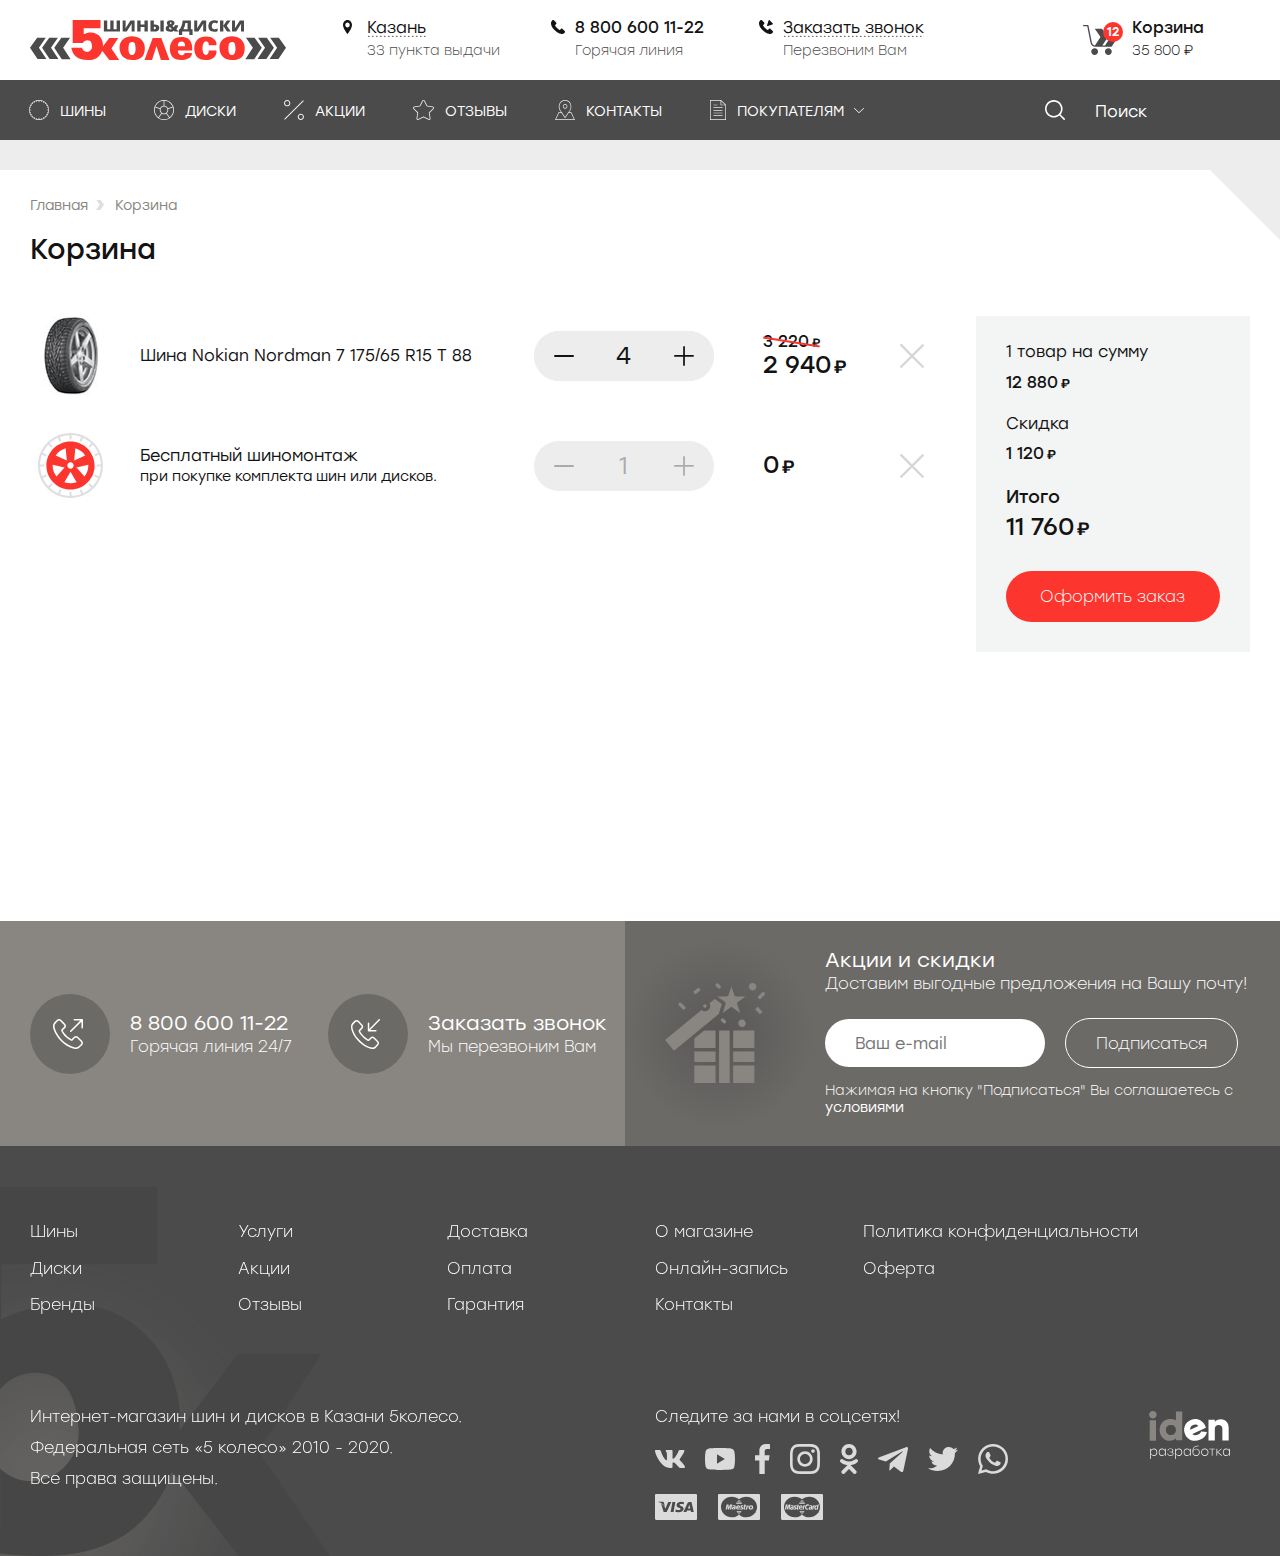
<file: cart.html>
<!DOCTYPE html>
<html lang="ru">
<head>
  <meta charset="UTF-8">
  <meta name="viewport" content="width=device-width, initial-scale=1.0, shrink-to-fit=no">
  
  <title>5koleso</title>

  <!-- other styles -->
  <link href="https://fonts.googleapis.com/css2?family=Rubik:wght@300;400;500;700&display=fallback" rel="stylesheet">
  <link rel="stylesheet" href="js/ion/ion.rangeSlider.min.css">
  <link rel="stylesheet" href="fonts/stolzl/stolzl.css">
  <link rel="stylesheet" href="css/bootstrap.min.css">
  <link rel="stylesheet" href="css/swiper.min.css">
  <link rel="stylesheet" href="js/datepicker/css/datepicker.min.css">

  <!-- common styles -->
  <link rel="stylesheet" href="css/style.css">
  <link rel="stylesheet" href="css/media.css">

  <!-- cart styles -->
  <link rel="stylesheet" href="css/cart.css">
  <link rel="stylesheet" href="css/cart_media.css">

  <script src="js/jquery.min.js"></script>
  <script src="js/bootstrap.bundle.min.js"></script>
  <script src="js/swiper.min.js"></script>
  <script src="js/ion/ion.rangeSlider.min.js"></script>

  <script src="//api-maps.yandex.ru/2.1/?lang=ru_RU&load=package.full" type="text/javascript"></script>
</head>
<body>
  <div class="header">
    <div class="container">
      <div class="row">
        <div class="col-3">
          <a href="/" class="header-logo">
            <img src="images/logos/1.svg" alt="5koleso">
          </a>
        </div>
        <div class="col-2">
          <div class="header-info">
            <div class="header-info-icon"><img src="images/pin.svg" alt=""></div>
            <div class="header-info-body">
              <a href="javascript:void(0)" class="header-info-link header-info-link-city">
                <span class="header-info-link-name">Казань</span>
              </a>
              <div class="header-info-desc">33 пункта выдачи</div>
            </div>
          </div>
        </div>
        <div class="col-2">
          <div class="header-info">
            <div class="header-info-icon"><img src="images/phone.svg" alt=""></div>
            <div class="header-info-body">
              <a href="tel:88006001122" class="header-info-link header-info-link-tel">
                <span class="header-info-link-name">8 800 600 11-22</span>
              </a>
              <div class="header-info-desc">Горячая линия</div>
            </div>
          </div>
        </div>
        <div class="col-3">
          <div class="header-info">
            <div class="header-info-icon"><img src="images/callback.svg" alt=""></div>
            <div class="header-info-body">
              <a href="javascript:void(0)" class="header-info-link header-info-link-callback" data-toggle="modal" data-target="#callModal">
                <span class="header-info-link-name">Заказать звонок</span>
              </a>
              <div class="header-info-desc">Перезвоним Вам</div>
            </div>
          </div>
        </div>
        <div class="col-2">
          <a href="javascript:void(0)" class="header-cart cart-has-items" data-items-count="12">
            <span class="header-cart-title">Корзина</span>
            <span class="header-cart-total">35 800 <i class="rub">₽</i></span>
          </a>
        </div>
      </div>
    </div>
  </div>

  <div class="header-fixed-placeholder"></div>
  
  <div class="header-main">
    <div class="container">
      <div class="header-main-inner">
        <a href="/" class="fixed-logo">
          <svg xmlns="http://www.w3.org/2000/svg" xmlns:xlink="http://www.w3.org/1999/xlink" preserveAspectRatio="xMidYMid" width="48" height="40" viewBox="0 0 48 40">
            <defs>
              <style>
                .cls-1 {
                  fill: #ffffff;
                  fill-rule: evenodd;
                }
              </style>
            </defs>
            <path d="M47.998,40.000 L38.116,40.000 L31.770,31.756 L30.865,30.901 C30.618,31.690 30.344,32.392 30.063,32.932 C29.259,34.474 27.473,36.878 25.124,38.130 C22.780,39.381 20.426,40.000 16.768,40.000 C14.144,40.000 11.888,39.750 10.019,39.261 C8.146,38.761 6.547,38.017 5.232,37.028 C1.858,34.499 1.142,31.678 -0.000,27.785 L10.500,27.795 C13.477,34.814 21.093,31.766 20.833,26.301 C20.706,24.328 20.269,22.056 18.661,20.871 C16.959,19.625 13.153,19.696 11.682,23.089 L1.446,23.084 L1.402,-0.001 L29.327,-0.001 L29.327,8.360 L12.481,8.360 L12.471,14.337 C13.707,13.754 14.923,13.318 16.130,13.031 C17.332,12.743 18.523,12.593 19.700,12.593 C26.321,12.593 31.211,17.534 31.765,24.240 C31.799,24.938 31.777,25.644 31.725,26.345 L31.951,26.081 L38.091,18.082 L47.106,18.082 L40.245,28.593 L47.998,40.000 Z" class="cls-1"/>
          </svg>
        </a>

        <div class="fixed-contacts">
          <div class="fixed-contacts-item">
            <a href="javascript:void(0)" class="fixed-contacts-link link-city"> <span>Казань</span></a>
          </div>
          <div class="fixed-contacts-item">
            <a href="tel:88006001122" class="fixed-contacts-link link-tel"> <span>8 800 600 11-22</span></a>
          </div>
        </div>

        <div class="header-nav">
          <div class="header-nav-item">
            <a href="javascript:void(0)" class="header-nav-link">
              <img src="images/nav-icons/1.svg" alt=""><span>Шины</span>
            </a>
          </div>
          <div class="header-nav-item">
            <a href="javascript:void(0)" class="header-nav-link">
              <img src="images/nav-icons/2.svg" alt=""><span>Диски</span>
            </a>
          </div>
          <div class="header-nav-item">
            <a href="javascript:void(0)" class="header-nav-link">
              <img src="images/nav-icons/4.svg" alt=""><span class="fixed-hide">Акции</span>
            </a>
          </div>
          <div class="header-nav-item">
            <a href="javascript:void(0)" class="header-nav-link">
              <img src="images/nav-icons/5.svg" alt=""><span class="fixed-hide">Отзывы</span>
            </a>
          </div>
          <div class="header-nav-item">
            <a href="javascript:void(0)" class="header-nav-link">
              <img src="images/nav-icons/6.svg" alt=""><span class="fixed-hide">Контакты</span>
            </a>
          </div>
          <div class="header-nav-item header-nav-drop">
            <a href="javascript:void(0)" class="header-nav-link">
              <img src="images/nav-icons/7.svg" alt=""><span class="fixed-hide">Покупателям</span>
            </a>
          </div>

          <div class="r-nav">
            <div class="r-nav-item">
              <div class="header-info">
                <div class="header-info-icon"><img src="images/r-pin.svg" alt=""></div>
                <div class="header-info-body">
                  <a href="javascript:void(0)" class="header-info-link header-info-link-city">
                    <span class="header-info-link-name">Казань</span>
                  </a>
                  <div class="header-info-desc">33 пункта выдачи</div>
                </div>
              </div>
            </div>
            <div class="r-nav-item">
              <div class="header-info">
                <div class="header-info-icon"><img src="images/r-phone.svg" alt=""></div>
                <div class="header-info-body">
                  <a href="tel:88006001122" class="header-info-link header-info-link-tel">
                    <span class="header-info-link-name">8 800 600 11-22</span>
                  </a>
                  <div class="header-info-desc">Горячая линия</div>
                </div>
              </div>
            </div>
            <div class="r-nav-item">
              <div class="header-info">
                <div class="header-info-icon"><img src="images/r-callback.svg" alt=""></div>
                <div class="header-info-body">
                  <a href="javascript:void(0)" class="header-info-link header-info-link-callback" data-toggle="modal" data-target="#callModal">
                    <span class="header-info-link-name">Заказать звонок</span>
                  </a>
                  <div class="header-info-desc">Перезвоним Вам</div>
                </div>
              </div>
            </div>
          </div>
        </div>

        <div class="header-group">
          <form class="header-search">
            <input type="text" class="header-search-input" placeholder="Поиск">
          </form>
  
          <div class="fixed-cart">
            <a href="javascript:void(0)" class="header-cart cart-has-items" data-items-count="12">
              <span class="header-cart-title">Корзина</span>
              <span class="header-cart-total">35 800 <i class="rub">₽</i></span>
            </a>
          </div>
        </div>
      </div>

      <div class="header-main-inner header-main-responsive">
        <a href="/" class="header-responsive-logo">
          <svg xmlns="http://www.w3.org/2000/svg" xmlns:xlink="http://www.w3.org/1999/xlink" preserveAspectRatio="xMidYMid" width="48" height="40" viewBox="0 0 48 40">
            <defs>
              <style>
                .cls-1 {
                  fill: #ffffff;
                  fill-rule: evenodd;
                }
              </style>
            </defs>
            <path d="M47.998,40.000 L38.116,40.000 L31.770,31.756 L30.865,30.901 C30.618,31.690 30.344,32.392 30.063,32.932 C29.259,34.474 27.473,36.878 25.124,38.130 C22.780,39.381 20.426,40.000 16.768,40.000 C14.144,40.000 11.888,39.750 10.019,39.261 C8.146,38.761 6.547,38.017 5.232,37.028 C1.858,34.499 1.142,31.678 -0.000,27.785 L10.500,27.795 C13.477,34.814 21.093,31.766 20.833,26.301 C20.706,24.328 20.269,22.056 18.661,20.871 C16.959,19.625 13.153,19.696 11.682,23.089 L1.446,23.084 L1.402,-0.001 L29.327,-0.001 L29.327,8.360 L12.481,8.360 L12.471,14.337 C13.707,13.754 14.923,13.318 16.130,13.031 C17.332,12.743 18.523,12.593 19.700,12.593 C26.321,12.593 31.211,17.534 31.765,24.240 C31.799,24.938 31.777,25.644 31.725,26.345 L31.951,26.081 L38.091,18.082 L47.106,18.082 L40.245,28.593 L47.998,40.000 Z" class="cls-1"/>
          </svg>
        </a>

        <div class="header-responsive-buttons">
          <a href="tel:88006001122" class="responsive-action responsive-phone"></a>
          <a href="javascript:void(0)" class="responsive-action responsive-search"></a>
          <a href="javascript:void(0)" class="responsive-action responsive-cart"></a>
          <a href="javascript:void(0)" class="responsive-action responsive-nav">
            <div class="header-burger">
              <div class="burger-line line-1"></div>
              <div class="burger-line line-2"></div>
              <div class="burger-line line-3"></div>
            </div>
          </a>
        </div>
      </div>
    </div>
  </div>

  <div class="search-responsive">
    <form class="search-responsive-form">
      <input type="text" class="search-responsive-input" placeholder="Начните вводить...">
    </form>
  </div>

  <div class="page-wrap page-default">
    <div class="container">
      <div class="breadcrumbz">
        <a href="/" class="breadcrumbz-item">Главная</a>
        <a href="javascript:void(0)" class="breadcrumbz-item">Корзина</a>
      </div>

      <div class="section-head">
        <div class="section-heading">Корзина</div>
      </div>

      <div class="cart-inner">
        <div class="cart-layout order-step-1">
          <div class="cart-row row">
            <div class="cart-content col-lg-9">
              <div class="cart-block">
                <div class="cart-table">
                  <div class="cart-table-product">
                    <div class="cart-table-product-item cart-table-item">
                      <a href="javascript:void(0)" class="cart-table-product-photo" style="background-image: url(images/cart-product.jpg);"></a>
                      <a href="javascript:void(0)" class="cart-table-product-name">Шина Nokian Nordman 7 175/65 R15 T 88</a>
                    </div>
                    <div class="cart-table-product-count cart-table-item">
                      <div class="cart-table-product-counter">
                        <div class="cart-counter-item count-minus"></div>
                        <input class="cart-counter-item cart-counter-value" type="text" value="4">
                        <div class="cart-counter-item count-plus"></div>
                      </div>
                    </div>
                    <div class="cart-table-product-price cart-table-item">
                      <div class="cart-table-product-prices">
                        <div class="cart-table-product-price-old">3 220<i class="rub">₽</i></div>
                        <div class="cart-table-product-price-new">2 940<i class="rub">₽</i></div>
                      </div>
                    </div>
                    <div class="cart-table-product-remove">
                      <img src="images/cart-remove.svg" alt="">
                    </div>
                  </div>
                  <div class="cart-table-product service-disabled">
                    <div class="cart-table-product-item cart-table-item">
                      <a href="javascript:void(0)" class="cart-table-product-photo" style="background-image: url(images/cart-montage.svg);"></a>
                      <a href="javascript:void(0)" class="cart-table-product-name">Бесплатный шиномонтаж <br><span>при покупке комплекта шин или дисков.</span></a>
                    </div>
                    <div class="cart-table-product-count cart-table-item">
                      <div class="cart-table-product-counter">
                        <div class="cart-counter-item count-minus"></div>
                        <input class="cart-counter-item cart-counter-value" type="text" value="1">
                        <div class="cart-counter-item count-plus"></div>
                      </div>
                    </div>
                    <div class="cart-table-product-price cart-table-item">
                      <div class="cart-table-product-prices">
                        <div class="cart-table-product-price-new">0<i class="rub">₽</i></div>
                      </div>
                    </div>
                    <div class="cart-table-product-remove">
                      <img src="images/cart-remove.svg" alt="">
                    </div>
                  </div>
                </div>
              </div>
            </div>
            <div class="cart-side col-lg-3">
              <div class="cart-block cart-block-sticky">
                <div class="cart-side-inner">
                  <div class="cart-side-item">
                    <div class="cart-side-title">1 товар на сумму</div>
                    <div class="cart-side-body">12 880<i class="rub">₽</i></div>
                  </div>
                  <div class="cart-side-item">
                    <div class="cart-side-title">Скидка</div>
                    <div class="cart-side-body">1 120<i class="rub">₽</i></div>
                  </div>
    
                  <div class="cart-side-total">
                    <div class="cart-side-total-title">Итого</div>
                    <div class="cart-side-total-value">11 760<i class="rub">₽</i></div>
                  </div>
    
                  <a href="javascript:void(0)" class="button-default button-clear button-red cart-button cart-order-button">Оформить заказ</a>
                </div>
              </div>
            </div>
          </div>
        </div>
  
        <form id="orderForm" class="cart-layout order-step-2" style="display: none">
          <div class="cart-row row">
            <div class="cart-content col-lg-9">
              <div class="cart-block cart-block-main">
                <div class="cart-content-item">
                  <div class="cart-content-flex">
                    <div class="cart-content-title">Получение заказа</div>
                    <a href="javascript:void(0)" class="cart-content-city cart-link">Казань</a>
                  </div>

                  <div class="row-cart-select">
                    <label class="cart-content-select">
                      <input type="checkbox" class="cart-content-check" checked> <span>Бесплатная доставка до пункта выдачи</span>
                    </label>
                  </div>
                </div>
                
                <div class="cart-map-inner">
                  <div id="cartMap"></div>
                  
                  <div class="cart-map-select">
                    <div class="cart-map-select-inner">
                      <div class="cart-map-city">Выберите точку</div>
                      <a href="javascript:void(0)" class="cart-map-button button-default button-clear btn-disabled" data-selected="">Выбрать</a>
                    </div>
                  </div>
                </div>

                <div class="cart-content-item cart-payment-type">
                  <div class="cart-content-flex">
                    <div class="cart-content-title">Оплата заказа</div>
                  </div>

                  <div class="row-cart-select">
                    <label class="cart-content-select">
                      <input type="checkbox" class="cart-content-check" checked> 
                      <span>
                        <b>Онлайн</b>
                        <em>Онлайн-оплата банковской картой Visa, <br>
                        Visa Electron, MasterCard, Maestro, Мир</em>
                      </span>
                    </label>
                  </div>
                </div>

                <div class="cart-order">
                  <div class="cart-content-title">Данные получателя</div>

                  <div class="row cart-order-form">
                    <div class="col-md-4 col-form">
                      <input type="text" class="cart-order-input" placeholder="Имя*" required>
                    </div>
                    <div class="col-md-4 col-form">
                      <input type="text" class="cart-order-input" placeholder="Фамилия*" required>
                    </div>
                    <div class="col-md-4 col-form">
                      <input type="text" class="cart-order-input" placeholder="Отчество">
                    </div>
                    <div class="col-md-4 col-form">
                      <input type="text" class="cart-order-input" placeholder="Телефон*" required>
                    </div>
                    <div class="col-md-4 col-form">
                      <input type="text" class="cart-order-input" placeholder="Email">
                    </div>
                    <div class="col-md-4 col-form">
                      <div class="cart-email-help">
                        Ваш email необходим лишь для отправки 
                        онлайн-чека после совершения покупки.
                      </div>
                    </div>
                  </div>

                  <div class="cart-order-helper">* помечены поля обязательные к заполнению</div>

                  <label class="cart-order-agree">
                    <input type="checkbox" class="cart-content-check" checked> 
                    <span>Я согласен(-а) с <a href="javascript:void(0)">условиями</a> политики конфиденциальности</span>
                  </label>

                  <button class="order-button button-default button-light button-clear button-red-hover">Подтвердить и оплатить</button>
                </div>
              </div>
            </div>
            <div class="cart-side cart-side-order col-lg-3">
              <div class="cart-block cart-block-sticky">
                <div class="cart-side-item">
                  <div class="cart-side-title">1 товар на сумму</div>
                  <div class="cart-side-body">11 760<i class="rub">₽</i></div>
                </div>
                <div class="cart-side-item-product">
                  <div class="cart-side-product">
                    Шина Nokian Nordman 7 175/65 R15 T 88
                    — 4 шт
                  </div>
                </div>
                <div class="cart-side-item-product">
                  <div class="cart-side-product">
                    Бесплатная доставка до пункта выдачи
                  </div>
                </div>
                <div class="cart-side-item-product">
                  <div class="cart-side-product">
                    Бесплатный шиномонтаж в пункте выдачи
                  </div>
                </div>
                <div class="cart-links">
                  <a href="javascript:void(0)" class="cart-side-link cart-link">Ввести промокод</a>
                  <a href="javascript:void(0)" class="cart-side-link cart-link gotocart">Вернуться в корзину</a>
                </div>
              </div>
            </div>
          </div>
        </form>
  
        <div class="cart-layout order-step-3" style="display: none">
          <div class="cart-row row">
            <div class="cart-content col-12">
              <div class="cart-block">
                <div class="row">
                  <div class="cart-success-col cart-success-left">
                    <div class="cart-content-item">
                      <div class="cart-content-flex">
                        <div class="cart-content-title">Заказ успешно оформлен и оплачен!</div>
                      </div>
      
                      <div class="cart-success">
                        <div class="cart-success-item">
                          <div class="cart-success-title">Детали заказа</div>
                          <div class="cart-success-info">1 товар на сумму 11 760</div>
                          <div class="cart-success-list">
                            <div class="cart-success-list-item">Шина Nokian Nordman 7 175/65 R15 T 88 — 4 шт</div>
                            <div class="cart-success-list-item">Шина Nokian Nordman 7 175/65 R15 T 88 — 4 шт</div>
                          </div>
                        </div>
                        <div class="cart-success-item">
                          <div class="cart-success-title">Доставка</div>
                          <!-- <div class="cart-success-info">Бесплатная доставка до пункта выдачи.</div> -->
                          <div class="cart-success-list">
                            <div class="cart-success-list-item">Бесплатная доставка до пункта выдачи.</div>
                            <div class="cart-success-list-item">Адрес доставки: Казань, Горьковское шоссе, 49</div>
                            <div class="cart-success-list-item">Дата доставки: 14.19.2020</div>
                            <div class="cart-success-list-item">Получатель: Сергей Г.</div>
                            <div class="cart-success-list-item"><b>Ожидайте SMS о точной дате доставки!</b></div>
                          </div>
                        </div>
                      </div>
                    </div>
                  </div>
                  <div class="cart-success-col cart-success-right">
                    <div class="cart-success-image">
                      <img src="images/cart-success.svg" alt="">
                    </div>
                  </div>
                </div>
              </div>
            </div>
          </div>
        </div>
      </div>

    </div>
  </div>

  <div class="section contact">
    <div class="container">
      <div class="row row-contact no-gutters">
        <div class="col-contact">
          <div class="contact-item">
            <div class="contact-icon">
              <img src="images/phone-call.svg" alt="" class="contact-icon-src">
            </div>
            <div class="contact-body">
              <a href="tel:88006001122" class="contact-title">8 800 600 11-22</a>
              <div class="contact-desc">Горячая линия 24/7</div>
            </div>
          </div>
          <div class="contact-item">
            <div class="contact-icon">
              <img src="images/phone-callback.svg" alt="" class="contact-icon-src">
            </div>
            <div class="contact-body">
              <a href="javascript:void(0)" class="contact-title" data-toggle="modal" data-target="#callModal">Заказать звонок</a>
              <div class="contact-desc">Мы перезвоним Вам</div>
            </div>
          </div>
        </div>
        <div class="col-subscribe">
          <form class="contact-form">
            <div class="contact-title">Акции и скидки</div>
            <div class="contact-form-desc">Доставим выгодные предложения на Вашу почту!</div>
            <div class="contact-row">
              <input type="text" class="contact-form-input" placeholder="Ваш e-mail">
              <button class="contact-form-button button-default button-border button-clear">Подписаться</button>
            </div>
            <div class="contact-form-agree">
              Нажимая на кнопку "Подписаться" Вы соглашаетесь с <a class="contact-link" href="javascript:void(0)">условиями</a>
            </div>
          </form>
        </div>
      </div>
    </div>
  </div>

  <div class="footer">
    <div class="container">
      <div class="row row-links">
        <div class="col-md-2 col-6">
          <div class="footer-list">
            <div class="footer-list-item"><a href="javascript:void(0)" class="footer-list-link">Шины</a></div>
            <div class="footer-list-item"><a href="javascript:void(0)" class="footer-list-link">Диски</a></div>
            <div class="footer-list-item"><a href="javascript:void(0)" class="footer-list-link">Бренды</a></div>
          </div>
        </div>
        <div class="col-md-2 col-6">
          <div class="footer-list">
            <div class="footer-list-item"><a href="javascript:void(0)" class="footer-list-link">Услуги</a></div>
            <div class="footer-list-item"><a href="javascript:void(0)" class="footer-list-link">Акции</a></div>
            <div class="footer-list-item"><a href="javascript:void(0)" class="footer-list-link">Отзывы</a></div>
          </div>
        </div>
        <div class="col-md-2 col-6">
          <div class="footer-list">
            <div class="footer-list-item"><a href="javascript:void(0)" class="footer-list-link">Доставка</a></div>
            <div class="footer-list-item"><a href="javascript:void(0)" class="footer-list-link">Оплата</a></div>
            <div class="footer-list-item"><a href="javascript:void(0)" class="footer-list-link">Гарантия</a></div>
          </div>
        </div>
        <div class="col-md-2 col-6">
          <div class="footer-list">
            <div class="footer-list-item"><a href="javascript:void(0)" class="footer-list-link">О магазине</a></div>
            <div class="footer-list-item"><a href="javascript:void(0)" class="footer-list-link">Онлайн-запись</a></div>
            <div class="footer-list-item"><a href="javascript:void(0)" class="footer-list-link">Контакты</a></div>
          </div>
        </div>
        <div class="col-md-3 col-6 col-catalog-product">
          <div class="footer-list">
            <div class="footer-list-item"><a href="javascript:void(0)" class="footer-list-link">Политика конфиденциальности</a></div>
            <div class="footer-list-item"><a href="javascript:void(0)" class="footer-list-link">Оферта</a></div>
          </div>
        </div>
      </div>

      <div class="row row-footer">
        <div class="col-md-6">
          <div class="footer-info">
            <p>Интернет-магазин шин и дисков в Казани 5колесо.</p>
            <p>Федеральная сеть «5 колесо» 2010 - 2020.</p>
            <p>Все права защищены.</p>
          </div>
        </div>
        <div class="col-md-6">
          <div class="footer-col">
            <div class="footer-foollow">
              <div class="footer-follow-title">Следите за нами в соцсетях!</div>
              <div class="footer-follow-list">
                <a href="javascript:void(0)" class="footer-follow-social"><img src="images/socials/vk.svg" alt=""></a>
                <a href="javascript:void(0)" class="footer-follow-social"><img src="images/socials/yt.svg" alt=""></a>
                <a href="javascript:void(0)" class="footer-follow-social"><img src="images/socials/fb.svg" alt=""></a>
                <a href="javascript:void(0)" class="footer-follow-social"><img src="images/socials/ig.svg" alt=""></a>
                <a href="javascript:void(0)" class="footer-follow-social"><img src="images/socials/ok.svg" alt=""></a>
                <a href="javascript:void(0)" class="footer-follow-social"><img src="images/socials/tg.svg" alt=""></a>
                <a href="javascript:void(0)" class="footer-follow-social"><img src="images/socials/tw.svg" alt=""></a>
                <a href="javascript:void(0)" class="footer-follow-social"><img src="images/socials/wa.svg" alt=""></a>
              </div>
            </div>
  
            <div class="footer-payments">
              <img src="images/payments/visa.svg" alt="visa" class="footer-payments-item">
              <img src="images/payments/maestro.svg" alt="maestro" class="footer-payments-item">
              <img src="images/payments/mastercard.svg" alt="mastercard" class="footer-payments-item">
            </div>

            <a href="javascript:void(0)" class="iden-logo iden-logo-abs" style="background-image: url(images/iden-light.svg);"></a>
          </div>
        </div>
      </div>
    </div>
  </div>

  <div class="modal fade" id="callModal" tabindex="-1" role="dialog">
    <div class="modal-dialog modal-dialog-centered modal-dialog-custom">
      <div class="modal-content modal-content-custom">
        <div class="modal-head">
          <div class="modal-heading">Заказать звонок</div>
          <div class="modal-hide" data-dismiss="modal">
            <img src="images/modal-hide.svg" alt="Закрыть">
          </div>
        </div>

        <form class="modal-form">
          <div class="modal-form-row">
            <input type="text" class="modal-form-input" placeholder="Анатолий" required>
          </div>
          <div class="modal-form-row">
            <input type="text" class="modal-form-input" placeholder="+7 (___) ___-__-__" required>
          </div>
          <button class="modal-form-submit button-default button-light button-red-hover button-clear" type="submit">Заказать звонок</button>
          <label class="modal-form-agree">
            <input type="checkbox" class="modal-form-check">
            <span class="modal-form-agree-text">
              Я согласен(-а) с <a href="javascript:void(0)">условиями</a> политики <br>
              конфиденциальности.
            </span>
          </label>
        </form>

      </div>
    </div>
  </div>

  <div class="overlay"></div>

  <script src="js/main.js"></script>
  <script src="js/cart.js"></script>
</body>
</html>
</file>
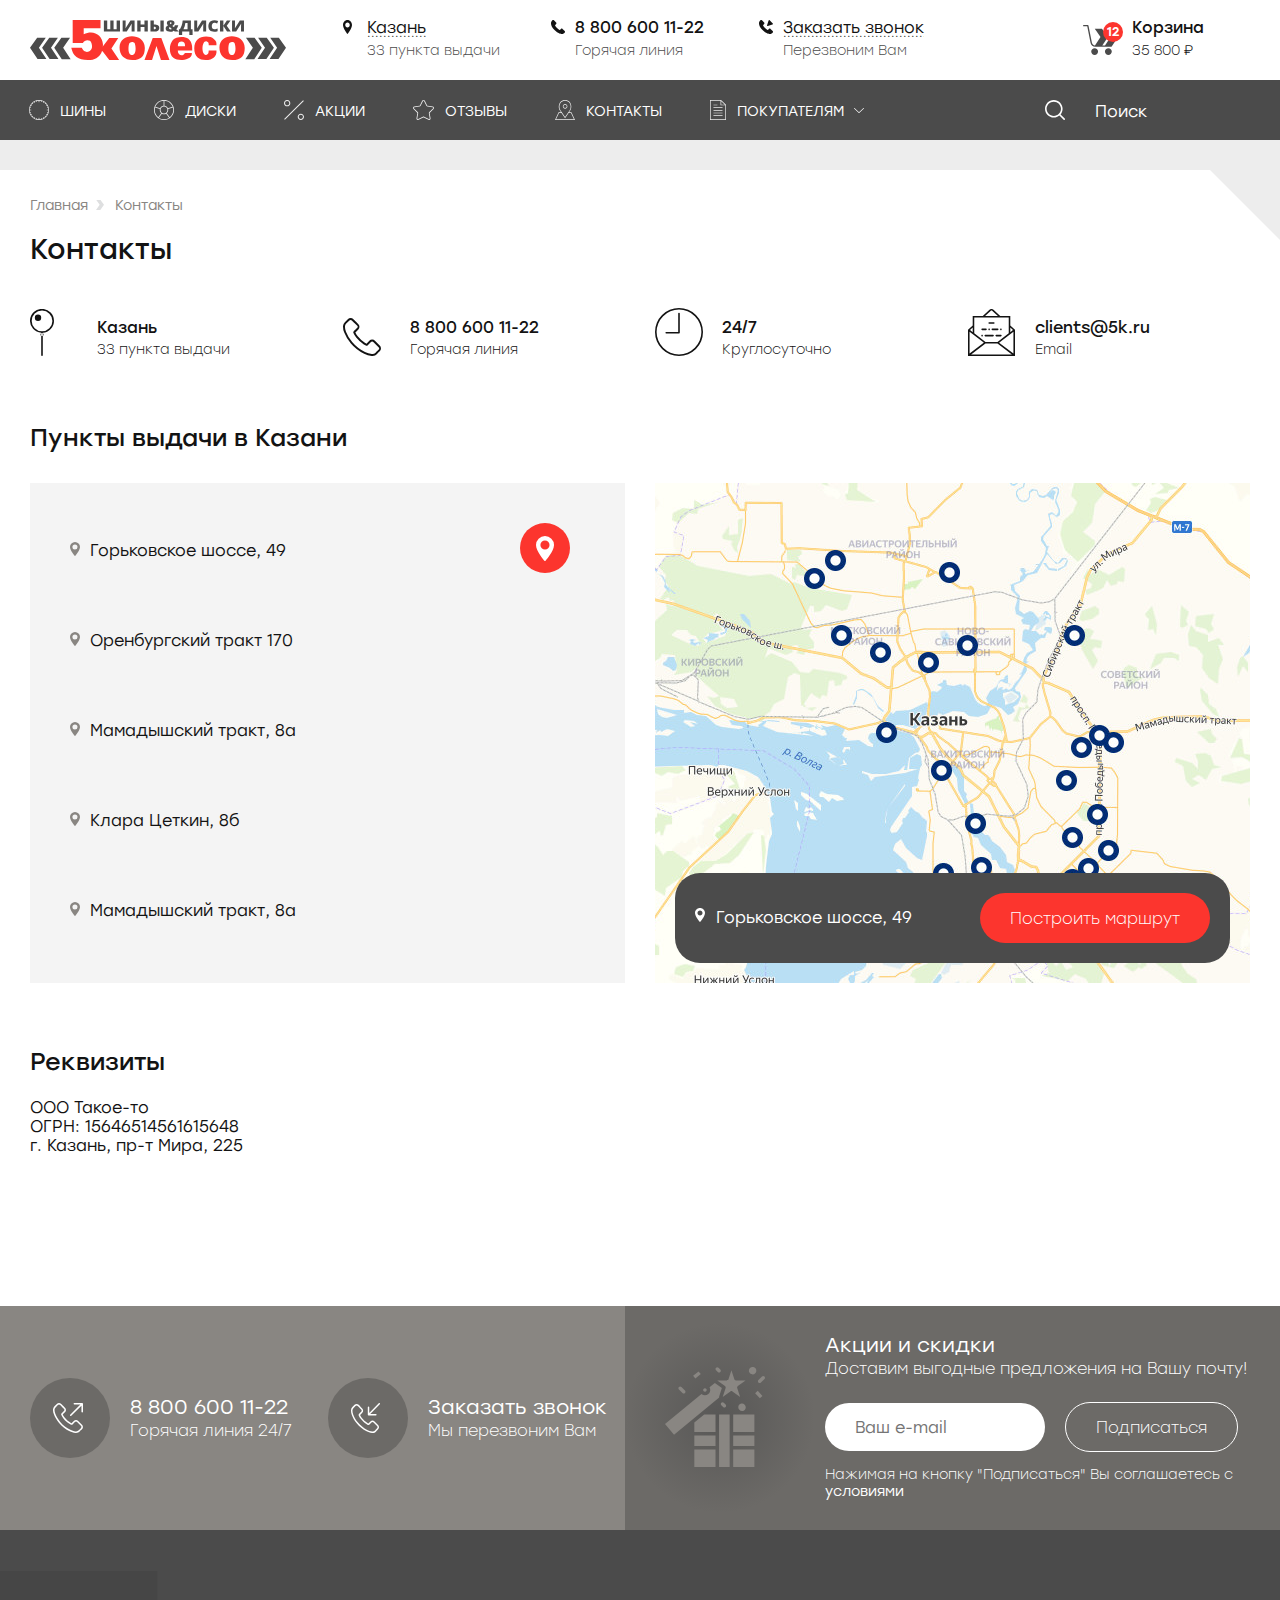
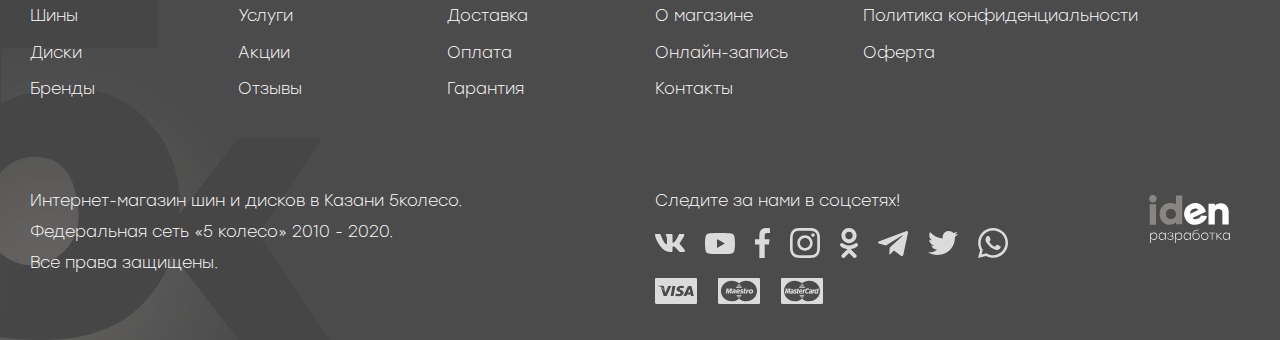
<file: contacts.html>
<!DOCTYPE html>
<html lang="ru">
<head>
  <meta charset="UTF-8">
  <meta name="viewport" content="width=device-width, initial-scale=1.0, shrink-to-fit=no">
  
  <title>5koleso</title>

  <!-- other styles -->
  <link href="https://fonts.googleapis.com/css2?family=Rubik:wght@300;400;500;700&display=fallback" rel="stylesheet">
  <link rel="stylesheet" href="js/ion/ion.rangeSlider.min.css">
  <link rel="stylesheet" href="fonts/stolzl/stolzl.css">
  <link rel="stylesheet" href="css/bootstrap.min.css">
  <link rel="stylesheet" href="css/swiper.min.css">

  <!-- common styles -->
  <link rel="stylesheet" href="css/style.css">
  <link rel="stylesheet" href="css/media.css">

  <script src="js/jquery.min.js"></script>
  <script src="js/bootstrap.bundle.min.js"></script>
  <script src="js/swiper.min.js"></script>
  <script src="js/ion/ion.rangeSlider.min.js"></script>
</head>
<body>
  <div class="header">
    <div class="container">
      <div class="row">
        <div class="col-3">
          <a href="/" class="header-logo">
            <img src="images/logos/1.svg" alt="5koleso">
          </a>
        </div>
        <div class="col-2">
          <div class="header-info">
            <div class="header-info-icon"><img src="images/pin.svg" alt=""></div>
            <div class="header-info-body">
              <a href="javascript:void(0)" class="header-info-link header-info-link-city">
                <span class="header-info-link-name">Казань</span>
              </a>
              <div class="header-info-desc">33 пункта выдачи</div>
            </div>
          </div>
        </div>
        <div class="col-2">
          <div class="header-info">
            <div class="header-info-icon"><img src="images/phone.svg" alt=""></div>
            <div class="header-info-body">
              <a href="tel:88006001122" class="header-info-link header-info-link-tel">
                <span class="header-info-link-name">8 800 600 11-22</span>
              </a>
              <div class="header-info-desc">Горячая линия</div>
            </div>
          </div>
        </div>
        <div class="col-3">
          <div class="header-info">
            <div class="header-info-icon"><img src="images/callback.svg" alt=""></div>
            <div class="header-info-body">
              <a href="javascript:void(0)" class="header-info-link header-info-link-callback" data-toggle="modal" data-target="#callModal">
                <span class="header-info-link-name">Заказать звонок</span>
              </a>
              <div class="header-info-desc">Перезвоним Вам</div>
            </div>
          </div>
        </div>
        <div class="col-2">
          <a href="javascript:void(0)" class="header-cart cart-has-items" data-items-count="12">
            <span class="header-cart-title">Корзина</span>
            <span class="header-cart-total">35 800 <i class="rub">₽</i></span>
          </a>
        </div>
      </div>
    </div>
  </div>

  <div class="header-fixed-placeholder"></div>
  
  <div class="header-main">
    <div class="container">
      <div class="header-main-inner">
        <a href="/" class="fixed-logo">
          <svg xmlns="http://www.w3.org/2000/svg" xmlns:xlink="http://www.w3.org/1999/xlink" preserveAspectRatio="xMidYMid" width="48" height="40" viewBox="0 0 48 40">
            <defs>
              <style>
                .cls-1 {
                  fill: #ffffff;
                  fill-rule: evenodd;
                }
              </style>
            </defs>
            <path d="M47.998,40.000 L38.116,40.000 L31.770,31.756 L30.865,30.901 C30.618,31.690 30.344,32.392 30.063,32.932 C29.259,34.474 27.473,36.878 25.124,38.130 C22.780,39.381 20.426,40.000 16.768,40.000 C14.144,40.000 11.888,39.750 10.019,39.261 C8.146,38.761 6.547,38.017 5.232,37.028 C1.858,34.499 1.142,31.678 -0.000,27.785 L10.500,27.795 C13.477,34.814 21.093,31.766 20.833,26.301 C20.706,24.328 20.269,22.056 18.661,20.871 C16.959,19.625 13.153,19.696 11.682,23.089 L1.446,23.084 L1.402,-0.001 L29.327,-0.001 L29.327,8.360 L12.481,8.360 L12.471,14.337 C13.707,13.754 14.923,13.318 16.130,13.031 C17.332,12.743 18.523,12.593 19.700,12.593 C26.321,12.593 31.211,17.534 31.765,24.240 C31.799,24.938 31.777,25.644 31.725,26.345 L31.951,26.081 L38.091,18.082 L47.106,18.082 L40.245,28.593 L47.998,40.000 Z" class="cls-1"/>
          </svg>
        </a>

        <div class="fixed-contacts">
          <div class="fixed-contacts-item">
            <a href="javascript:void(0)" class="fixed-contacts-link link-city"> <span>Казань</span></a>
          </div>
          <div class="fixed-contacts-item">
            <a href="tel:88006001122" class="fixed-contacts-link link-tel"> <span>8 800 600 11-22</span></a>
          </div>
        </div>

        <div class="header-nav">
          <div class="header-nav-item">
            <a href="javascript:void(0)" class="header-nav-link">
              <img src="images/nav-icons/1.svg" alt=""><span>Шины</span>
            </a>
          </div>
          <div class="header-nav-item">
            <a href="javascript:void(0)" class="header-nav-link">
              <img src="images/nav-icons/2.svg" alt=""><span>Диски</span>
            </a>
          </div>
          <div class="header-nav-item">
            <a href="javascript:void(0)" class="header-nav-link">
              <img src="images/nav-icons/4.svg" alt=""><span class="fixed-hide">Акции</span>
            </a>
          </div>
          <div class="header-nav-item">
            <a href="javascript:void(0)" class="header-nav-link">
              <img src="images/nav-icons/5.svg" alt=""><span class="fixed-hide">Отзывы</span>
            </a>
          </div>
          <div class="header-nav-item">
            <a href="javascript:void(0)" class="header-nav-link">
              <img src="images/nav-icons/6.svg" alt=""><span class="fixed-hide">Контакты</span>
            </a>
          </div>
          <div class="header-nav-item header-nav-drop">
            <a href="javascript:void(0)" class="header-nav-link">
              <img src="images/nav-icons/7.svg" alt=""><span class="fixed-hide">Покупателям</span>
            </a>
          </div>

          <div class="r-nav">
            <div class="r-nav-item">
              <div class="header-info">
                <div class="header-info-icon"><img src="images/r-pin.svg" alt=""></div>
                <div class="header-info-body">
                  <a href="javascript:void(0)" class="header-info-link header-info-link-city">
                    <span class="header-info-link-name">Казань</span>
                  </a>
                  <div class="header-info-desc">33 пункта выдачи</div>
                </div>
              </div>
            </div>
            <div class="r-nav-item">
              <div class="header-info">
                <div class="header-info-icon"><img src="images/r-phone.svg" alt=""></div>
                <div class="header-info-body">
                  <a href="tel:88006001122" class="header-info-link header-info-link-tel">
                    <span class="header-info-link-name">8 800 600 11-22</span>
                  </a>
                  <div class="header-info-desc">Горячая линия</div>
                </div>
              </div>
            </div>
            <div class="r-nav-item">
              <div class="header-info">
                <div class="header-info-icon"><img src="images/r-callback.svg" alt=""></div>
                <div class="header-info-body">
                  <a href="javascript:void(0)" class="header-info-link header-info-link-callback" data-toggle="modal" data-target="#callModal">
                    <span class="header-info-link-name">Заказать звонок</span>
                  </a>
                  <div class="header-info-desc">Перезвоним Вам</div>
                </div>
              </div>
            </div>
          </div>
        </div>

        <div class="header-group">
          <form class="header-search">
            <input type="text" class="header-search-input" placeholder="Поиск">
          </form>
  
          <div class="fixed-cart">
            <a href="javascript:void(0)" class="header-cart cart-has-items" data-items-count="12">
              <span class="header-cart-title">Корзина</span>
              <span class="header-cart-total">35 800 <i class="rub">₽</i></span>
            </a>
          </div>
        </div>
      </div>

      <div class="header-main-inner header-main-responsive">
        <a href="/" class="header-responsive-logo">
          <svg xmlns="http://www.w3.org/2000/svg" xmlns:xlink="http://www.w3.org/1999/xlink" preserveAspectRatio="xMidYMid" width="48" height="40" viewBox="0 0 48 40">
            <defs>
              <style>
                .cls-1 {
                  fill: #ffffff;
                  fill-rule: evenodd;
                }
              </style>
            </defs>
            <path d="M47.998,40.000 L38.116,40.000 L31.770,31.756 L30.865,30.901 C30.618,31.690 30.344,32.392 30.063,32.932 C29.259,34.474 27.473,36.878 25.124,38.130 C22.780,39.381 20.426,40.000 16.768,40.000 C14.144,40.000 11.888,39.750 10.019,39.261 C8.146,38.761 6.547,38.017 5.232,37.028 C1.858,34.499 1.142,31.678 -0.000,27.785 L10.500,27.795 C13.477,34.814 21.093,31.766 20.833,26.301 C20.706,24.328 20.269,22.056 18.661,20.871 C16.959,19.625 13.153,19.696 11.682,23.089 L1.446,23.084 L1.402,-0.001 L29.327,-0.001 L29.327,8.360 L12.481,8.360 L12.471,14.337 C13.707,13.754 14.923,13.318 16.130,13.031 C17.332,12.743 18.523,12.593 19.700,12.593 C26.321,12.593 31.211,17.534 31.765,24.240 C31.799,24.938 31.777,25.644 31.725,26.345 L31.951,26.081 L38.091,18.082 L47.106,18.082 L40.245,28.593 L47.998,40.000 Z" class="cls-1"/>
          </svg>
        </a>

        <div class="header-responsive-buttons">
          <a href="tel:88006001122" class="responsive-action responsive-phone"></a>
          <a href="javascript:void(0)" class="responsive-action responsive-search"></a>
          <a href="javascript:void(0)" class="responsive-action responsive-cart"></a>
          <a href="javascript:void(0)" class="responsive-action responsive-nav">
            <div class="header-burger">
              <div class="burger-line line-1"></div>
              <div class="burger-line line-2"></div>
              <div class="burger-line line-3"></div>
            </div>
          </a>
        </div>
      </div>
    </div>
  </div>

  <div class="search-responsive">
    <form class="search-responsive-form">
      <input type="text" class="search-responsive-input" placeholder="Начните вводить...">
    </form>
  </div>

  <div class="page-wrap page-default">
    <div class="container">
      <div class="breadcrumbz">
        <a href="/" class="breadcrumbz-item">Главная</a>
        <a href="javascript:void(0)" class="breadcrumbz-item">Контакты</a>
      </div>

      <div class="section-head">
        <div class="section-heading">Контакты</div>
      </div>

      <div class="row row-contacts">
        <div class="col-lg-3 col-md-6">
          <div class="contacts-item">
            <div class="contacts-icon">
              <img src="images/contacts/1.svg" alt="">
            </div>
            <div class="contacts-body">
              <a href="javascript:void(0)" class="contacts-name">Казань</a>
              <div class="contacts-desc">33 пункта выдачи</div>
            </div>
          </div>
        </div>
        <div class="col-lg-3 col-md-6">
          <div class="contacts-item">
            <div class="contacts-icon">
              <img src="images/contacts/2.svg" alt="">
            </div>
            <div class="contacts-body">
              <a href="tel:88006001122" class="contacts-name">8 800 600 11-22</a>
              <div class="contacts-desc">Горячая линия</div>
            </div>
          </div>
        </div>
        <div class="col-lg-3 col-md-6">
          <div class="contacts-item">
            <div class="contacts-icon">
              <img src="images/contacts/3.svg" alt="">
            </div>
            <div class="contacts-body">
              <div class="contacts-name">24/7</div>
              <div class="contacts-desc">Круглосуточно</div>
            </div>
          </div>
        </div>
        <div class="col-lg-3 col-md-6">
          <div class="contacts-item">
            <div class="contacts-icon">
              <img src="images/contacts/4.svg" alt="">
            </div>
            <div class="contacts-body">
              <a href="javascript:void(0)" class="contacts-name">clients@5k.ru</a>
              <div class="contacts-desc">Email</div>
            </div>
          </div>
        </div>
      </div>

      <div class="row row-points">
        <div class="col-12">
          <div class="points-heading">
            Пункты выдачи в Казани
          </div>
        </div>
        <div class="col-lg-6 col-contact-cities">
          <div class="contacts-addr">
            <div class="contacts-addr-list">
              <div class="contacts-addr-item active">
                <div class="contacts-addr-name">Горьковское шоссе, 49</div>
                <div class="contacts-addr-button"></div>
              </div>
              <div class="contacts-addr-item">
                <div class="contacts-addr-name">Оренбургский тракт 170</div>
                <div class="contacts-addr-button"></div>
              </div>
              <div class="contacts-addr-item">
                <div class="contacts-addr-name">Мамадышский тракт, 8а</div>
                <div class="contacts-addr-button"></div>
              </div>
              <div class="contacts-addr-item">
                <div class="contacts-addr-name">Клара Цеткин, 8б</div>
                <div class="contacts-addr-button"></div>
              </div>
              <div class="contacts-addr-item">
                <div class="contacts-addr-name">Мамадышский тракт, 8а</div>
                <div class="contacts-addr-button"></div>
              </div>
              <div class="contacts-addr-item">
                <div class="contacts-addr-name">Мамадышский тракт, 8а</div>
                <div class="contacts-addr-button"></div>
              </div>
              <div class="contacts-addr-item">
                <div class="contacts-addr-name">Мамадышский тракт, 8а</div>
                <div class="contacts-addr-button"></div>
              </div>
              <div class="contacts-addr-item">
                <div class="contacts-addr-name">Мамадышский тракт, 8а</div>
                <div class="contacts-addr-button"></div>
              </div>
            </div>
          </div>
        </div>
        <div class="col-lg-6 col-contact-map">
          <div id="selectPointsMap" class="addr-map">
            <img src="images/contacts/map.jpg" alt="">

            <div class="addr-map-bar addr-map-flex">
              <div class="addr-map-city">Горьковское шоссе, 49</div>
              <div class="addr-map-button button-default button-red button-clear">Построить маршрут</div>
            </div>
          </div>
        </div>
      </div>

      <div class="contacts-req">
        <div class="points-heading">Реквизиты</div>

        <div class="contacts-req-info">
          ООО Такое-то<br>
          ОГРН: 15646514561615648<br>
          г. Казань, пр-т Мира, 225
        </div>
      </div>

    </div>
  </div>

  <div class="section contact">
    <div class="container">
      <div class="row row-contact no-gutters">
        <div class="col-contact">
          <div class="contact-item">
            <div class="contact-icon">
              <img src="images/phone-call.svg" alt="" class="contact-icon-src">
            </div>
            <div class="contact-body">
              <a href="tel:88006001122" class="contact-title">8 800 600 11-22</a>
              <div class="contact-desc">Горячая линия 24/7</div>
            </div>
          </div>
          <div class="contact-item">
            <div class="contact-icon">
              <img src="images/phone-callback.svg" alt="" class="contact-icon-src">
            </div>
            <div class="contact-body">
              <a href="javascript:void(0)" class="contact-title" data-toggle="modal" data-target="#callModal">Заказать звонок</a>
              <div class="contact-desc">Мы перезвоним Вам</div>
            </div>
          </div>
        </div>
        <div class="col-subscribe">
          <form class="contact-form">
            <div class="contact-title">Акции и скидки</div>
            <div class="contact-form-desc">Доставим выгодные предложения на Вашу почту!</div>
            <div class="contact-row">
              <input type="text" class="contact-form-input" placeholder="Ваш e-mail">
              <button class="contact-form-button button-default button-border button-clear">Подписаться</button>
            </div>
            <div class="contact-form-agree">
              Нажимая на кнопку "Подписаться" Вы соглашаетесь с <a class="contact-link" href="javascript:void(0)">условиями</a>
            </div>
          </form>
        </div>
      </div>
    </div>
  </div>

  <div class="footer">
    <div class="container">
      <div class="row row-links">
        <div class="col-md-2 col-6">
          <div class="footer-list">
            <div class="footer-list-item"><a href="javascript:void(0)" class="footer-list-link">Шины</a></div>
            <div class="footer-list-item"><a href="javascript:void(0)" class="footer-list-link">Диски</a></div>
            <div class="footer-list-item"><a href="javascript:void(0)" class="footer-list-link">Бренды</a></div>
          </div>
        </div>
        <div class="col-md-2 col-6">
          <div class="footer-list">
            <div class="footer-list-item"><a href="javascript:void(0)" class="footer-list-link">Услуги</a></div>
            <div class="footer-list-item"><a href="javascript:void(0)" class="footer-list-link">Акции</a></div>
            <div class="footer-list-item"><a href="javascript:void(0)" class="footer-list-link">Отзывы</a></div>
          </div>
        </div>
        <div class="col-md-2 col-6">
          <div class="footer-list">
            <div class="footer-list-item"><a href="javascript:void(0)" class="footer-list-link">Доставка</a></div>
            <div class="footer-list-item"><a href="javascript:void(0)" class="footer-list-link">Оплата</a></div>
            <div class="footer-list-item"><a href="javascript:void(0)" class="footer-list-link">Гарантия</a></div>
          </div>
        </div>
        <div class="col-md-2 col-6">
          <div class="footer-list">
            <div class="footer-list-item"><a href="javascript:void(0)" class="footer-list-link">О магазине</a></div>
            <div class="footer-list-item"><a href="javascript:void(0)" class="footer-list-link">Онлайн-запись</a></div>
            <div class="footer-list-item"><a href="javascript:void(0)" class="footer-list-link">Контакты</a></div>
          </div>
        </div>
        <div class="col-md-3 col-6 col-catalog-product">
          <div class="footer-list">
            <div class="footer-list-item"><a href="javascript:void(0)" class="footer-list-link">Политика конфиденциальности</a></div>
            <div class="footer-list-item"><a href="javascript:void(0)" class="footer-list-link">Оферта</a></div>
          </div>
        </div>
      </div>

      <div class="row row-footer">
        <div class="col-md-6">
          <div class="footer-info">
            <p>Интернет-магазин шин и дисков в Казани 5колесо.</p>
            <p>Федеральная сеть «5 колесо» 2010 - 2020.</p>
            <p>Все права защищены.</p>
          </div>
        </div>
        <div class="col-md-6">
          <div class="footer-col">
            <div class="footer-foollow">
              <div class="footer-follow-title">Следите за нами в соцсетях!</div>
              <div class="footer-follow-list">
                <a href="javascript:void(0)" class="footer-follow-social"><img src="images/socials/vk.svg" alt=""></a>
                <a href="javascript:void(0)" class="footer-follow-social"><img src="images/socials/yt.svg" alt=""></a>
                <a href="javascript:void(0)" class="footer-follow-social"><img src="images/socials/fb.svg" alt=""></a>
                <a href="javascript:void(0)" class="footer-follow-social"><img src="images/socials/ig.svg" alt=""></a>
                <a href="javascript:void(0)" class="footer-follow-social"><img src="images/socials/ok.svg" alt=""></a>
                <a href="javascript:void(0)" class="footer-follow-social"><img src="images/socials/tg.svg" alt=""></a>
                <a href="javascript:void(0)" class="footer-follow-social"><img src="images/socials/tw.svg" alt=""></a>
                <a href="javascript:void(0)" class="footer-follow-social"><img src="images/socials/wa.svg" alt=""></a>
              </div>
            </div>
  
            <div class="footer-payments">
              <img src="images/payments/visa.svg" alt="visa" class="footer-payments-item">
              <img src="images/payments/maestro.svg" alt="maestro" class="footer-payments-item">
              <img src="images/payments/mastercard.svg" alt="mastercard" class="footer-payments-item">
            </div>

            <a href="javascript:void(0)" class="iden-logo iden-logo-abs" style="background-image: url(images/iden-light.svg);"></a>
          </div>
        </div>
      </div>
    </div>
  </div>

  <div class="modal fade" id="callModal" tabindex="-1" role="dialog">
    <div class="modal-dialog modal-dialog-centered modal-dialog-custom">
      <div class="modal-content modal-content-custom">
        <div class="modal-head">
          <div class="modal-heading">Заказать звонок</div>
          <div class="modal-hide" data-dismiss="modal">
            <img src="images/modal-hide.svg" alt="Закрыть">
          </div>
        </div>

        <form class="modal-form">
          <div class="modal-form-row">
            <input type="text" class="modal-form-input" placeholder="Анатолий" required>
          </div>
          <div class="modal-form-row">
            <input type="text" class="modal-form-input" placeholder="+7 (___) ___-__-__" required>
          </div>
          <button class="modal-form-submit button-default button-light button-red-hover button-clear" type="submit">Заказать звонок</button>
          <label class="modal-form-agree">
            <input type="checkbox" class="modal-form-check">
            <span class="modal-form-agree-text">
              Я согласен(-а) с <a href="javascript:void(0)">условиями</a> политики <br>
              конфиденциальности.
            </span>
          </label>
        </form>

      </div>
    </div>
  </div>

  <div class="overlay"></div>

  <script src="js/main.js"></script>
</body>
</html>
</file>
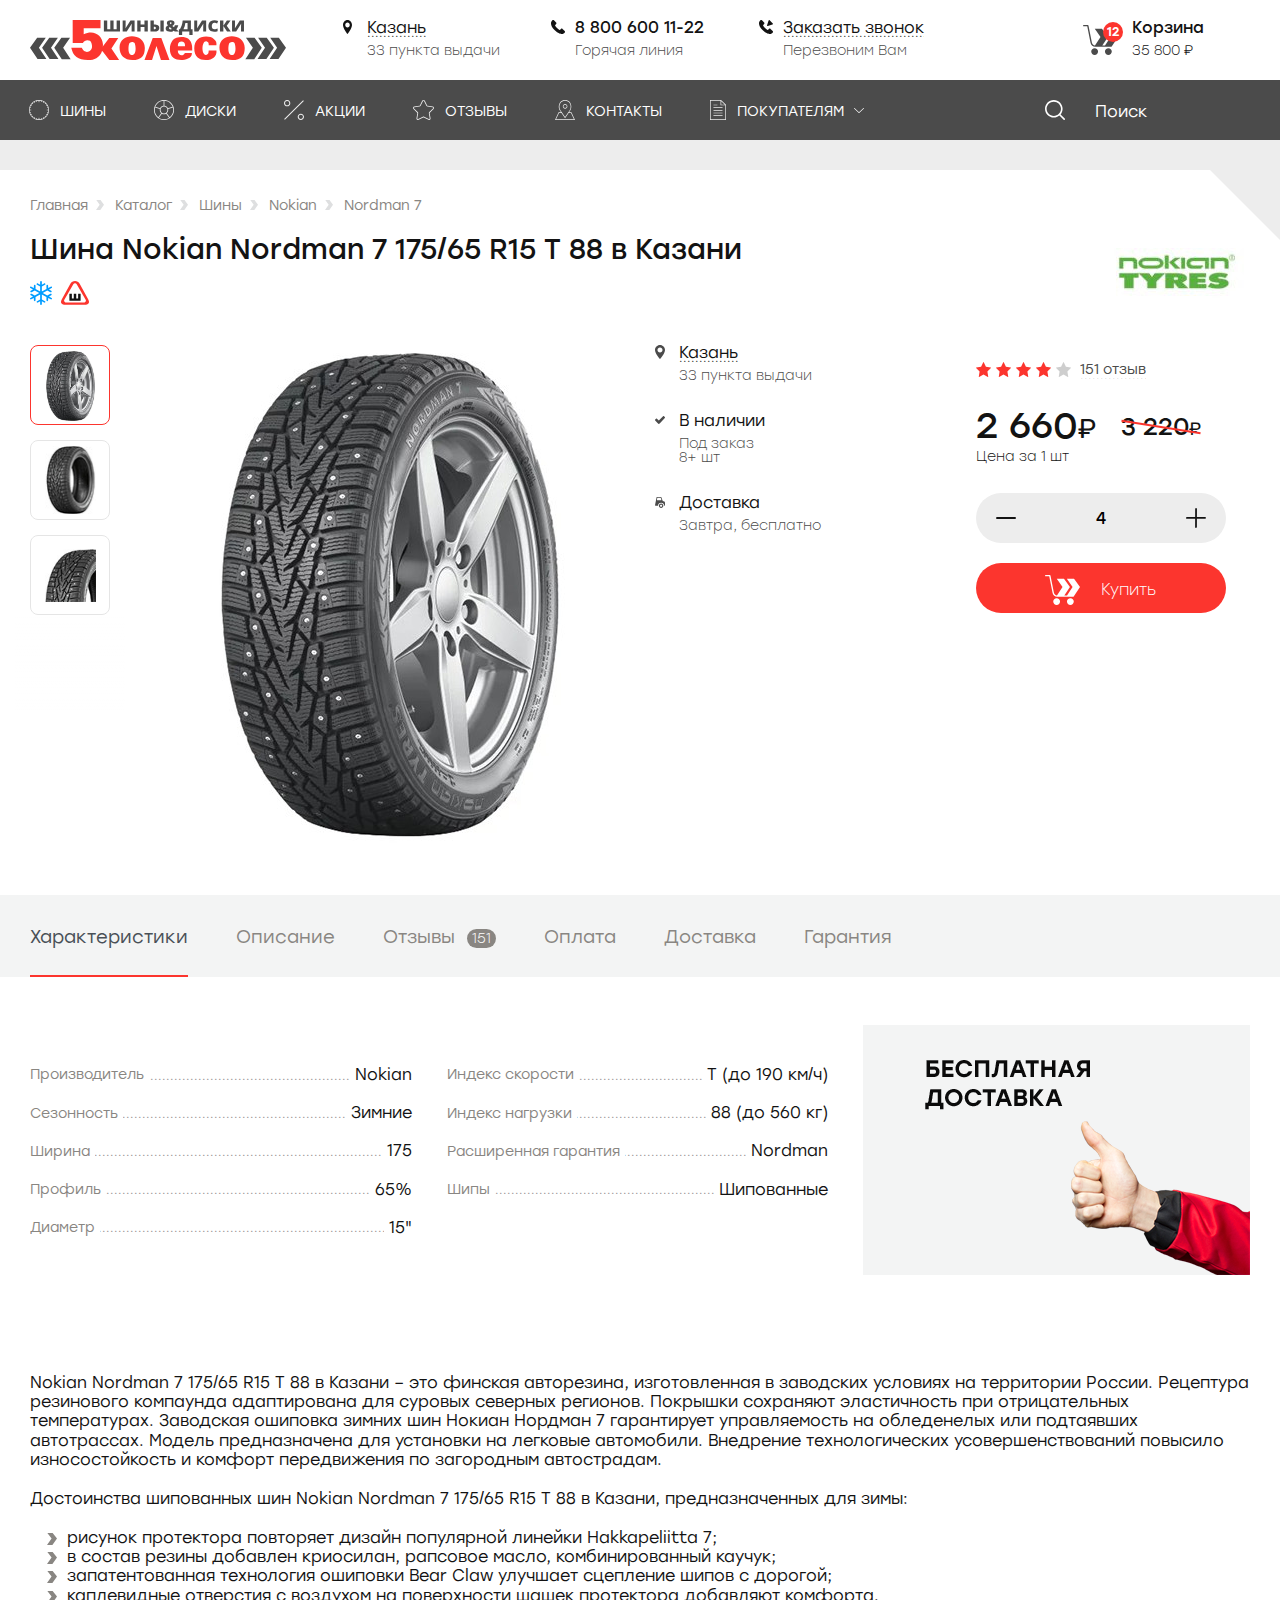
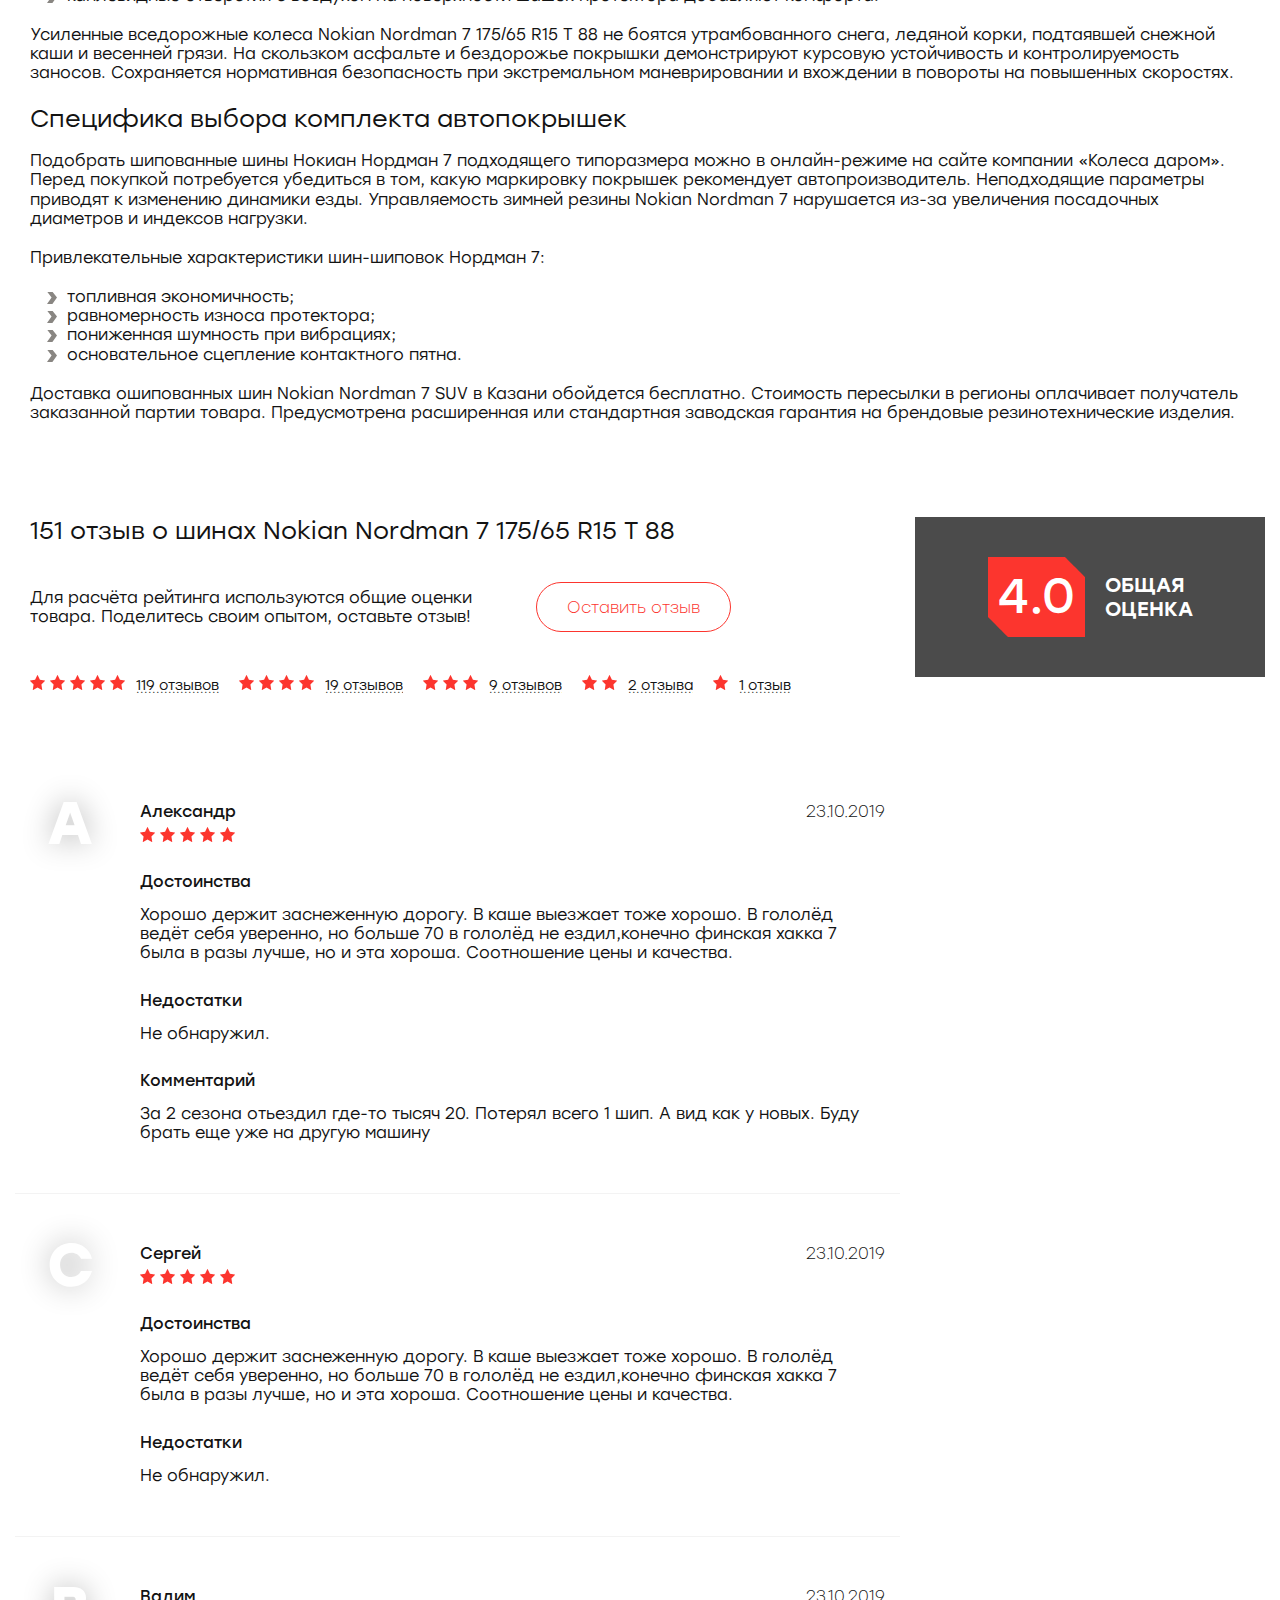
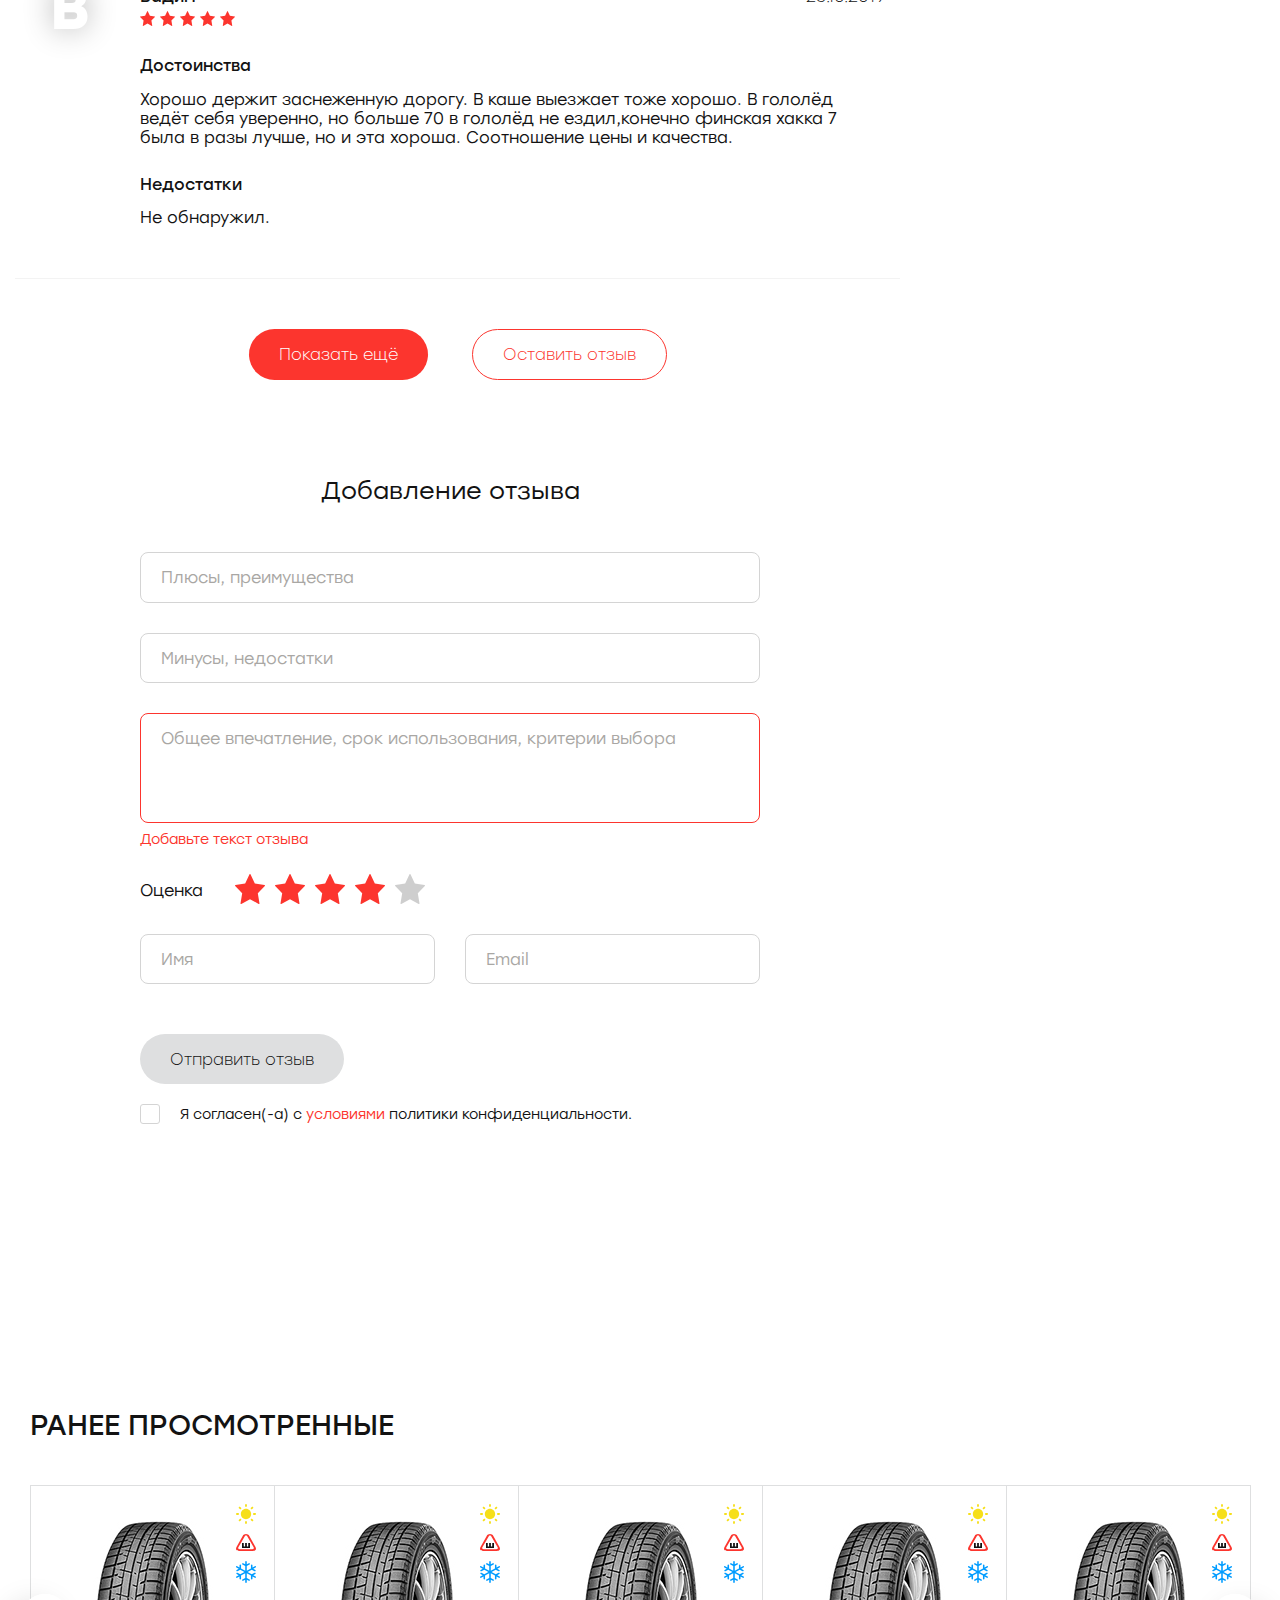
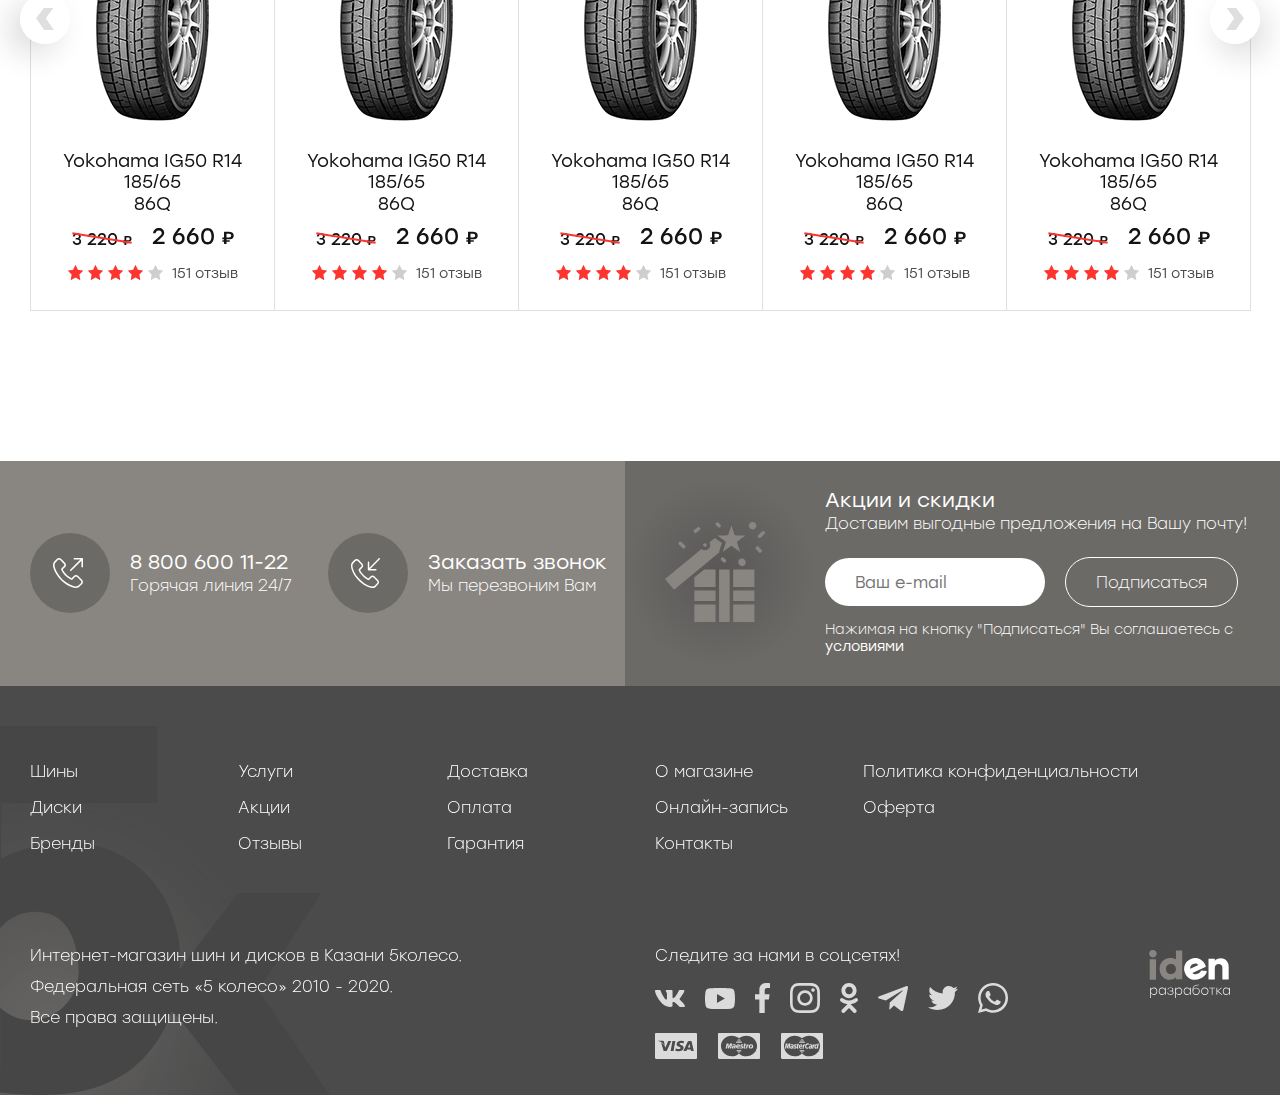
<file: detail.html>
<!DOCTYPE html>
<html lang="ru">
<head>
  <meta charset="UTF-8">
  <meta name="viewport" content="width=device-width, initial-scale=1.0, shrink-to-fit=no">
  
  <title>5koleso</title>

  <!-- other styles -->
  <link href="https://fonts.googleapis.com/css2?family=Rubik:wght@300;400;500;700&display=fallback" rel="stylesheet">
  <link rel="stylesheet" href="js/ion/ion.rangeSlider.min.css">
  <link rel="stylesheet" href="fonts/stolzl/stolzl.css">
  <link rel="stylesheet" href="css/bootstrap.min.css">
  <link rel="stylesheet" href="css/swiper.min.css">

  <!-- common styles -->
  <link rel="stylesheet" href="css/style.css">
  <link rel="stylesheet" href="css/media.css">

  <script src="js/jquery.min.js"></script>
  <script src="js/bootstrap.bundle.min.js"></script>
  <script src="js/swiper.min.js"></script>
  <script src="js/ion/ion.rangeSlider.min.js"></script>
</head>
<body>
  <div class="header">
    <div class="container">
      <div class="row">
        <div class="col-3">
          <a href="/" class="header-logo">
            <img src="images/logos/1.svg" alt="5koleso">
          </a>
        </div>
        <div class="col-2">
          <div class="header-info">
            <div class="header-info-icon"><img src="images/pin.svg" alt=""></div>
            <div class="header-info-body">
              <a href="javascript:void(0)" class="header-info-link header-info-link-city">
                <span class="header-info-link-name">Казань</span>
              </a>
              <div class="header-info-desc">33 пункта выдачи</div>
            </div>
          </div>
        </div>
        <div class="col-2">
          <div class="header-info">
            <div class="header-info-icon"><img src="images/phone.svg" alt=""></div>
            <div class="header-info-body">
              <a href="tel:88006001122" class="header-info-link header-info-link-tel">
                <span class="header-info-link-name">8 800 600 11-22</span>
              </a>
              <div class="header-info-desc">Горячая линия</div>
            </div>
          </div>
        </div>
        <div class="col-3">
          <div class="header-info">
            <div class="header-info-icon"><img src="images/callback.svg" alt=""></div>
            <div class="header-info-body">
              <a href="javascript:void(0)" class="header-info-link header-info-link-callback" data-toggle="modal" data-target="#callModal">
                <span class="header-info-link-name">Заказать звонок</span>
              </a>
              <div class="header-info-desc">Перезвоним Вам</div>
            </div>
          </div>
        </div>
        <div class="col-2">
          <a href="javascript:void(0)" class="header-cart cart-has-items" data-items-count="12">
            <span class="header-cart-title">Корзина</span>
            <span class="header-cart-total">35 800 <i class="rub">₽</i></span>
          </a>
        </div>
      </div>
    </div>
  </div>

  <div class="header-fixed-placeholder"></div>
  
  <div class="header-main">
    <div class="container">
      <div class="header-main-inner">
        <a href="/" class="fixed-logo">
          <svg xmlns="http://www.w3.org/2000/svg" xmlns:xlink="http://www.w3.org/1999/xlink" preserveAspectRatio="xMidYMid" width="48" height="40" viewBox="0 0 48 40">
            <defs>
              <style>
                .cls-1 {
                  fill: #ffffff;
                  fill-rule: evenodd;
                }
              </style>
            </defs>
            <path d="M47.998,40.000 L38.116,40.000 L31.770,31.756 L30.865,30.901 C30.618,31.690 30.344,32.392 30.063,32.932 C29.259,34.474 27.473,36.878 25.124,38.130 C22.780,39.381 20.426,40.000 16.768,40.000 C14.144,40.000 11.888,39.750 10.019,39.261 C8.146,38.761 6.547,38.017 5.232,37.028 C1.858,34.499 1.142,31.678 -0.000,27.785 L10.500,27.795 C13.477,34.814 21.093,31.766 20.833,26.301 C20.706,24.328 20.269,22.056 18.661,20.871 C16.959,19.625 13.153,19.696 11.682,23.089 L1.446,23.084 L1.402,-0.001 L29.327,-0.001 L29.327,8.360 L12.481,8.360 L12.471,14.337 C13.707,13.754 14.923,13.318 16.130,13.031 C17.332,12.743 18.523,12.593 19.700,12.593 C26.321,12.593 31.211,17.534 31.765,24.240 C31.799,24.938 31.777,25.644 31.725,26.345 L31.951,26.081 L38.091,18.082 L47.106,18.082 L40.245,28.593 L47.998,40.000 Z" class="cls-1"/>
          </svg>
        </a>

        <div class="fixed-contacts">
          <div class="fixed-contacts-item">
            <a href="javascript:void(0)" class="fixed-contacts-link link-city"> <span>Казань</span></a>
          </div>
          <div class="fixed-contacts-item">
            <a href="tel:88006001122" class="fixed-contacts-link link-tel"> <span>8 800 600 11-22</span></a>
          </div>
        </div>

        <div class="header-nav">
          <div class="header-nav-item">
            <a href="javascript:void(0)" class="header-nav-link">
              <img src="images/nav-icons/1.svg" alt=""><span>Шины</span>
            </a>
          </div>
          <div class="header-nav-item">
            <a href="javascript:void(0)" class="header-nav-link">
              <img src="images/nav-icons/2.svg" alt=""><span>Диски</span>
            </a>
          </div>
          <div class="header-nav-item">
            <a href="javascript:void(0)" class="header-nav-link">
              <img src="images/nav-icons/4.svg" alt=""><span class="fixed-hide">Акции</span>
            </a>
          </div>
          <div class="header-nav-item">
            <a href="javascript:void(0)" class="header-nav-link">
              <img src="images/nav-icons/5.svg" alt=""><span class="fixed-hide">Отзывы</span>
            </a>
          </div>
          <div class="header-nav-item">
            <a href="javascript:void(0)" class="header-nav-link">
              <img src="images/nav-icons/6.svg" alt=""><span class="fixed-hide">Контакты</span>
            </a>
          </div>
          <div class="header-nav-item header-nav-drop">
            <a href="javascript:void(0)" class="header-nav-link">
              <img src="images/nav-icons/7.svg" alt=""><span class="fixed-hide">Покупателям</span>
            </a>
          </div>

          <div class="r-nav">
            <div class="r-nav-item">
              <div class="header-info">
                <div class="header-info-icon"><img src="images/r-pin.svg" alt=""></div>
                <div class="header-info-body">
                  <a href="javascript:void(0)" class="header-info-link header-info-link-city">
                    <span class="header-info-link-name">Казань</span>
                  </a>
                  <div class="header-info-desc">33 пункта выдачи</div>
                </div>
              </div>
            </div>
            <div class="r-nav-item">
              <div class="header-info">
                <div class="header-info-icon"><img src="images/r-phone.svg" alt=""></div>
                <div class="header-info-body">
                  <a href="tel:88006001122" class="header-info-link header-info-link-tel">
                    <span class="header-info-link-name">8 800 600 11-22</span>
                  </a>
                  <div class="header-info-desc">Горячая линия</div>
                </div>
              </div>
            </div>
            <div class="r-nav-item">
              <div class="header-info">
                <div class="header-info-icon"><img src="images/r-callback.svg" alt=""></div>
                <div class="header-info-body">
                  <a href="javascript:void(0)" class="header-info-link header-info-link-callback" data-toggle="modal" data-target="#callModal">
                    <span class="header-info-link-name">Заказать звонок</span>
                  </a>
                  <div class="header-info-desc">Перезвоним Вам</div>
                </div>
              </div>
            </div>
          </div>
        </div>

        <div class="header-group">
          <form class="header-search">
            <input type="text" class="header-search-input" placeholder="Поиск">
          </form>
  
          <div class="fixed-cart">
            <a href="javascript:void(0)" class="header-cart cart-has-items" data-items-count="12">
              <span class="header-cart-title">Корзина</span>
              <span class="header-cart-total">35 800 <i class="rub">₽</i></span>
            </a>
          </div>
        </div>
      </div>

      <div class="header-main-inner header-main-responsive">
        <a href="/" class="header-responsive-logo">
          <svg xmlns="http://www.w3.org/2000/svg" xmlns:xlink="http://www.w3.org/1999/xlink" preserveAspectRatio="xMidYMid" width="48" height="40" viewBox="0 0 48 40">
            <defs>
              <style>
                .cls-1 {
                  fill: #ffffff;
                  fill-rule: evenodd;
                }
              </style>
            </defs>
            <path d="M47.998,40.000 L38.116,40.000 L31.770,31.756 L30.865,30.901 C30.618,31.690 30.344,32.392 30.063,32.932 C29.259,34.474 27.473,36.878 25.124,38.130 C22.780,39.381 20.426,40.000 16.768,40.000 C14.144,40.000 11.888,39.750 10.019,39.261 C8.146,38.761 6.547,38.017 5.232,37.028 C1.858,34.499 1.142,31.678 -0.000,27.785 L10.500,27.795 C13.477,34.814 21.093,31.766 20.833,26.301 C20.706,24.328 20.269,22.056 18.661,20.871 C16.959,19.625 13.153,19.696 11.682,23.089 L1.446,23.084 L1.402,-0.001 L29.327,-0.001 L29.327,8.360 L12.481,8.360 L12.471,14.337 C13.707,13.754 14.923,13.318 16.130,13.031 C17.332,12.743 18.523,12.593 19.700,12.593 C26.321,12.593 31.211,17.534 31.765,24.240 C31.799,24.938 31.777,25.644 31.725,26.345 L31.951,26.081 L38.091,18.082 L47.106,18.082 L40.245,28.593 L47.998,40.000 Z" class="cls-1"/>
          </svg>
        </a>

        <div class="header-responsive-buttons">
          <a href="tel:88006001122" class="responsive-action responsive-phone"></a>
          <a href="javascript:void(0)" class="responsive-action responsive-search"></a>
          <a href="javascript:void(0)" class="responsive-action responsive-cart"></a>
          <a href="javascript:void(0)" class="responsive-action responsive-nav">
            <div class="header-burger">
              <div class="burger-line line-1"></div>
              <div class="burger-line line-2"></div>
              <div class="burger-line line-3"></div>
            </div>
          </a>
        </div>
      </div>
    </div>
  </div>

  <div class="search-responsive">
    <form class="search-responsive-form">
      <input type="text" class="search-responsive-input" placeholder="Начните вводить...">
    </form>
  </div>

  <div class="page-wrap page-detail">
    <div class="container">
      <div class="breadcrumbz">
        <a href="/" class="breadcrumbz-item">Главная</a>
        <a href="javascript:void(0)" class="breadcrumbz-item">Каталог</a>
        <a href="javascript:void(0)" class="breadcrumbz-item">Шины</a>
        <a href="javascript:void(0)" class="breadcrumbz-item">Nokian</a>
        <a href="javascript:void(0)" class="breadcrumbz-item">Nordman 7</a>
      </div>

      <div class="section-head-detail">
        <div class="section-head-group">
          <div class="section-heading">Шина Nokian Nordman 7 175/65 R15 T 88 в Казани</div>
          <span class="detail-icons">
            <img src="images/product-icons/snowflake.svg" alt="icon-image" class="detail-icon">
            <img src="images/product-icons/sh.svg" alt="icon-image" class="detail-icon">
          </span>
        </div>

        <div class="detail-brands">
          <img src="images/detail/brands/brand.jpg" alt="">
        </div>
      </div>

      <div class="detail-wrap">
        <div class="row row-detail">
          <div class="col-md-6">
            <div class="detail-sliders">
              <div class="detail-slider-thumbs swiper-container">
                <div class="swiper-wrapper">
                  <div class="swiper-slide" style="background-image: url(images/detail/slide-1.jpg);"></div>
                  <div class="swiper-slide" style="background-image: url(images/detail/slide-2-thumb.jpg);"></div>
                  <div class="swiper-slide" style="background-image: url(images/detail/slide-3-thumb.jpg);"></div>
                  
                </div>
              </div>
              <div class="detail-slider swiper-container">
                <div class="swiper-wrapper">
                  <div class="swiper-slide detail-slider-item" style="background-image: url(images/detail/slide-1.jpg);"></div>
                  <div class="swiper-slide detail-slider-item" style="background-image: url(images/detail/slide-1.jpg);"></div>
                  <div class="swiper-slide detail-slider-item" style="background-image: url(images/detail/slide-3.jpg);"></div>
                </div>
              </div>

              <script>
                var detailThumbsSlider = new Swiper(".detail-slider-thumbs", {
                  slidesPerView: 4,
                  spaceBetween: 15,
                  freeMode: true,

                  on: {
                    init: function () {
                      this.el.style.opacity = 1;
                    }
                  },

                  breakpoints: {
                    0: {
                      direction: "horizontal"
                    },
                    1201: {
                      direction: "vertical"
                    }
                  }
                });

                var detailSlider = new Swiper(".detail-slider", {
                  slidesPerView: 1,
                  //loop: true,
                  height: "auto",

                  on: {
                    init: function () {
                      this.el.style.opacity = 1;
                    }
                  },

                  navigation: {
                    prevEl: ".detail-prev",
                    nextEl: ".detail-next"
                  },

                  thumbs: {
                    swiper: detailThumbsSlider
                  }

                });
              </script>
            </div>
          </div>
          <div class="col-md-6">
            <div class="detail-side">
              <div class="detail-list detail-side-item">
                <div class="detail-list-item header-info">
                  <div class="header-info-icon"><img src="images/detail/detail-pin.svg" alt="detail-icon"></div>
                  <div class="header-info-body">
                    <a href="javascript:void(0)" class="header-info-link header-info-link-city">
                      <span class="header-info-link-name">Казань</span>
                    </a>
                    <div class="header-info-desc">33 пункта выдачи</div>
                  </div>
                </div>
                <div class="detail-list-item header-info">
                  <div class="header-info-icon"><img src="images/detail/detail-check.svg" alt="detail-icon"></div>
                  <div class="header-info-body">
                    <a href="javascript:void(0)" class="header-info-link">
                      <span class="header-info-link-name">В наличии</span>
                    </a>
                    <div class="header-info-desc">Под заказ <br>8+ шт</div>
                  </div>
                </div>
                <div class="detail-list-item header-info">
                  <div class="header-info-icon"><img src="images/detail/detail-deli.svg" alt="detail-icon"></div>
                  <div class="header-info-body">
                    <a href="javascript:void(0)" class="header-info-link">
                      <span class="header-info-link-name">Доставка</span>
                    </a>
                    <div class="header-info-desc">Завтра, бесплатно</div>
                  </div>
                </div>
              </div>

              <div class="detail-side-item detail-side-actions">
                <div class="product-rate">
                  <div class="product-rate-inner">
                    <div class="product-rate-item active"></div>
                    <div class="product-rate-item active"></div>
                    <div class="product-rate-item active"></div>
                    <div class="product-rate-item active"></div>
                    <div class="product-rate-item"></div>
                  </div>
                  <a href="javascript:void(0)" class="product-rate-link">151 отзыв</a>
                </div>

                <div class="detail-price">
                  <div class="detail-price-new">2 660<i class="rub">₽</i></div>
                  <div class="detail-price-old">3 220<i class="rub">₽</i></div>
                  <div class="detail-price-help">
                    Цена за 1 шт
                  </div>
                </div>

                <div class="detail-addtocart">
                  <div class="detail-count">
                    <div class="detail-count-item count-item count-minus"></div>
                    <input class="detail-count-item" value="4">
                    <div class="detail-count-item count-item count-plus"></div>
                  </div>
  
                  <a href="" class="product-tocart detail-tocart"><img src="images/cart-light.svg" alt=""> <span>Купить</span></a>
                </div>
              </div>

            </div> 
          </div>
        </div>

        <div class="detail-tabs-inner">
          <ul class="nav nav-tabs detail-nav-tabs" id="myTab" role="tablist">
            <li class="nav-item detail-nav-item" role="presentation">
              <a class="nav-link detail-nav-link active" id="specs-tab" data-toggle="tab" href="#specs" role="tab" aria-controls="specs" aria-selected="true">Характеристики</a>
            </li>
            <li class="nav-item detail-nav-item" role="presentation">
              <a class="nav-link detail-nav-link" id="desc-tab" data-toggle="tab" href="#desc" role="tab" aria-controls="desc" aria-selected="false">Описание</a>
            </li>
            <li class="nav-item detail-nav-item" role="presentation">
              <a class="nav-link detail-nav-link" id="reviews-tab" data-toggle="tab" href="#reviews" role="tab" aria-controls="reviews" aria-selected="false">Отзывы <span class="tab-reviews-count">151</span></a> 
            </li>
            <li class="nav-item detail-nav-item" role="presentation">
              <a class="nav-link detail-nav-link" id="pay-tab" data-toggle="tab" href="#pay" role="tab" aria-controls="pay" aria-selected="false">Оплата</a>
            </li>
            <li class="nav-item detail-nav-item" role="presentation">
              <a class="nav-link detail-nav-link" id="deli-tab" data-toggle="tab" href="#deli" role="tab" aria-controls="deli" aria-selected="false">Доставка</a>
            </li>
            <li class="nav-item detail-nav-item" role="presentation">
              <a class="nav-link detail-nav-link" id="garant-tab" data-toggle="tab" href="#garant" role="tab" aria-controls="garant" aria-selected="false">Гарантия</a>
            </li>
          </ul>
          <div class="tab-content" id="myTabContent">
            <div class="tab-pane detail-tab-pane fade show active" id="specs" role="tabpanel" aria-labelledby="specs-tab">
              <div class="detail-tab-content container">
                <div class="row">
                  <div class="col-md-4">
                    <ul class="detail-spec-list">
                      <li class="detail-spec-item"><span class="spec-item spec-left">Производитель</span><span class="spec-item spec-right">Nokian</span></li>
                      <li class="detail-spec-item"><span class="spec-item spec-left">Сезонность</span><span class="spec-item spec-right">Зимние</span></li>
                      <li class="detail-spec-item"><span class="spec-item spec-left">Ширина</span><span class="spec-item spec-right">175</span></li>
                      <li class="detail-spec-item"><span class="spec-item spec-left">Профиль</span><span class="spec-item spec-right">65%</span></li>
                      <li class="detail-spec-item"><span class="spec-item spec-left">Диаметр</span><span class="spec-item spec-right">15"</span></li>
                    </ul>
                  </div>
                  <div class="col-md-4">
                    <ul class="detail-spec-list">
                      <li class="detail-spec-item"><span class="spec-item spec-left">Индекс скорости</span><span class="spec-item spec-right">T (до 190 км/ч)</span></li>
                      <li class="detail-spec-item"><span class="spec-item spec-left">Индекс нагрузки</span><span class="spec-item spec-right">88 (до 560 кг)</span></li>
                      <li class="detail-spec-item"><span class="spec-item spec-left">Расширенная гарантия</span><span class="spec-item spec-right">Nordman</span></li>
                      <li class="detail-spec-item"><span class="spec-item spec-left">Шипы</span><span class="spec-item spec-right">Шипованные</span></li>
                    </ul>
                  </div>
                  <div class="col-md-4">
                    <div class="detail-tab-slider swiper-container">
                      <div class="swiper-wrapper">
                        <div class="swiper-slide detail-tab-slide" style="background-image: url(images/detail/slider/1.png);"></div>
                        <div class="swiper-slide detail-tab-slide" style="background-image: url(images/detail/slider/2.png);"></div>
                        <div class="swiper-slide detail-tab-slide" style="background-image: url(images/detail/slider/3.png);"></div>
                        <div class="swiper-slide detail-tab-slide" style="background-image: url(images/detail/slider/4.png);"></div>
                      </div>

                      <div class="detail-tab-slider-pg"></div>
                    </div>

                    <script>
                      const tabSlider = new Swiper('.detail-tab-slider', {
                        slidesPerView: 1,
                        direction: 'vertical',

                        pagination: {
                          el: '.detail-tab-slider-pg',
                          clickable: true,
                          renderBullet: function (index, className) {
                            return '<span class="detail-tab-bullet ' + className + '"></span>';
                          }
                        },

                        on: {
                          init: function () {
                            this.el.style.opacity = 1
                          }
                        },

                        autoplay: {
                          delay: 3000
                        }
                      });
                    </script>
                  </div>
                </div>
              </div>
            </div>
            <div class="tab-pane detail-tab-pane fade" id="desc" role="tabpanel" aria-labelledby="desc-tab">
              <div class="detail-tab-content container">
                Lorem ipsum dolor sit amet consectetur adipisicing elit. Officiis, tempora veniam fuga rerum porro adipisci, possimus minima et sapiente expedita natus iste totam quo omnis blanditiis, ut quidem id consectetur!
              </div>
            </div>
            <div class="tab-pane detail-tab-pane fade" id="reviews" role="tabpanel" aria-labelledby="reviews-tab">
              <div class="detail-tab-content container">
                Lorem ipsum dolor sit amet consectetur adipisicing elit. Officiis, tempora veniam fuga rerum porro adipisci, possimus minima et sapiente expedita natus iste totam quo omnis blanditiis, ut quidem id consectetur!
              </div>
            </div>
            <div class="tab-pane detail-tab-pane fade" id="pay" role="tabpanel" aria-labelledby="pay-tab">
              <div class="detail-tab-content container">
                Lorem ipsum dolor sit amet consectetur adipisicing elit. Officiis, tempora veniam fuga rerum porro adipisci, possimus minima et sapiente expedita natus iste totam quo omnis blanditiis, ut quidem id consectetur!
              </div>
            </div>
            <div class="tab-pane detail-tab-pane fade" id="deli" role="tabpanel" aria-labelledby="deli-tab">
              <div class="detail-tab-content container">
                Lorem ipsum dolor sit amet consectetur adipisicing elit. Officiis, tempora veniam fuga rerum porro adipisci, possimus minima et sapiente expedita natus iste totam quo omnis blanditiis, ut quidem id consectetur!
              </div>
            </div>
            <div class="tab-pane detail-tab-pane fade" id="deli" role="tabpanel" aria-labelledby="deli-tab">
              <div class="detail-tab-content container">
                Lorem ipsum dolor sit amet consectetur adipisicing elit. Officiis, tempora veniam fuga rerum porro adipisci, possimus minima et sapiente expedita natus iste totam quo omnis blanditiis, ut quidem id consectetur!
              </div>
            </div>
          </div>
        </div>

        <div class="detail-description">
          <p>
            Nokian Nordman 7 175/65 R15 T 88 в Казани – это финская авторезина, изготовленная в заводских условиях на территории России. Рецептура резинового компаунда адаптирована для суровых северных регионов. Покрышки сохраняют эластичность при отрицательных температурах. Заводская ошиповка зимних шин Нокиан Нордман 7 гарантирует управляемость на обледенелых или подтаявших автотрассах. Модель предназначена для установки на легковые автомобили. Внедрение технологических усовершенствований повысило износостойкость и комфорт передвижения по загородным автострадам.
          </p>

          <p>
            Достоинства шипованных шин Nokian Nordman 7 175/65 R15 T 88 в Казани, предназначенных для зимы:
          </p>

          <ul>
            <li>рисунок протектора повторяет дизайн популярной линейки Hakkapeliitta 7;</li>
            <li>в состав резины добавлен криосилан, рапсовое масло, комбинированный каучук;</li>
            <li>запатентованная технология ошиповки Bear Claw улучшает сцепление шипов с дорогой;</li>
            <li>каплевидные отверстия с воздухом на поверхности шашек протектора добавляют комфорта.</li>
          </ul>

          <p>
            Усиленные вседорожные колеса Nokian Nordman 7 175/65 R15 T 88 не боятся утрамбованного снега, ледяной корки, подтаявшей снежной каши и весенней грязи. На скользком асфальте и бездорожье покрышки демонстрируют курсовую устойчивость и контролируемость заносов. Сохраняется нормативная безопасность при экстремальном маневрировании и вхождении в повороты на повышенных скоростях.
          </p>

          <h3>Специфика выбора комплекта автопокрышек</h3>

          <p>
            Подобрать шипованные шины Нокиан Нордман 7 подходящего типоразмера можно в онлайн-режиме на сайте компании «Колеса даром». Перед покупкой потребуется убедиться в том, какую маркировку покрышек рекомендует автопроизводитель. Неподходящие параметры приводят к изменению динамики езды. Управляемость зимней резины Nokian Nordman 7 нарушается из-за увеличения посадочных диаметров и индексов нагрузки.
          </p>

          <p>
            Привлекательные характеристики шин-шиповок Нордман 7:
          </p>

          <ul>
            <li>топливная экономичность;</li>
            <li>равномерность износа протектора;</li>
            <li>пониженная шумность при вибрациях;</li>
            <li>основательное сцепление контактного пятна.</li>
          </ul>

          <p>
            Доставка ошипованных шин Nokian Nordman 7 SUV в Казани обойдется бесплатно. Стоимость пересылки в регионы оплачивает получатель заказанной партии товара. Предусмотрена расширенная или стандартная заводская гарантия на брендовые резинотехнические изделия. 
          </p>
        </div>

        <div class="detail-reviews-score row">
          <div class="detail-col reviews-col">
            <div class="reviews-inner">
              <div class="reviews-head">
                <div class="reviews-title">151 отзыв о шинах Nokian Nordman 7 175/65 R15 T 88</div>
                <div class="reviews-leave">
                  <div class="reviews-leave-desc">
                    Для расчёта рейтинга используются общие оценки товара.
                    Поделитесь своим опытом, оставьте отзыв!
                  </div>
  
                  <div class="reviews-leave-review">
                    <a href="javascript:void(0)" class="button-default button-clear button-border leave-review-button">Оставить отзыв</a>
                  </div>
                </div>
              </div>

              <div class="reviews-show">
                <div class="reviews-show-item">
                  <div class="reviews-show-rate">
                    <span></span>
                    <span></span>
                    <span></span>
                    <span></span>
                    <span></span>
                  </div>
                  <a href="javascript:void(0)" class="reviews-show-rate-link">119 отзывов</a>
                </div>
                <div class="reviews-show-item">
                  <div class="reviews-show-rate">
                    <span></span>
                    <span></span>
                    <span></span>
                    <span></span>
                  </div>
                  <a href="javascript:void(0)" class="reviews-show-rate-link">19 отзывов</a>
                </div>
                <div class="reviews-show-item">
                  <div class="reviews-show-rate">
                    <span></span>
                    <span></span>
                    <span></span>
                  </div>
                  <a href="javascript:void(0)" class="reviews-show-rate-link">9 отзывов</a>
                </div>
                <div class="reviews-show-item">
                  <div class="reviews-show-rate">
                    <span></span>
                    <span></span>
                  </div>
                  <a href="javascript:void(0)" class="reviews-show-rate-link">2 отзыва</a>
                </div>
                <div class="reviews-show-item">
                  <div class="reviews-show-rate">
                    <span></span>
                  </div>
                  <a href="javascript:void(0)" class="reviews-show-rate-link">1 отзыв</a>
                </div>
              </div>

              <div class="review-list">
                <div class="review-item row">
                  <div class="review-item-user">
                    <div class="review-user-letter">А</div>
                  </div>
                  <div class="review-item-body">
                    <div class="review-head">
                      <div class="review-head-item">
                        <div class="review-user">Александр</div>
                        <div class="reviews-show-rate">
                          <span></span>
                          <span></span>
                          <span></span>
                          <span></span>
                          <span></span>
                        </div>
                      </div>
                      <div class="review-head-item">
                        <div class="review-date">23.10.2019</div>
                      </div>
                    </div>

                    <div class="review-content">
                      <div class="review-content-item">
                        <div class="review-content-title">Достоинства</div>
                        <p>
                          Хорошо держит заснеженную дорогу. В каше выезжает тоже хорошо. В гололёд ведёт себя 
                          уверенно, но больше 70 в гололёд не ездил,конечно финская хакка 7 была в разы лучше, но и 
                          эта хороша. Соотношение цены и качества.
                        </p>
                      </div>
                      <div class="review-content-item">
                        <div class="review-content-title">Недостатки</div>
                        <p>
                          Не обнаружил.
                        </p>
                      </div>
                      <div class="review-content-item">
                        <div class="review-content-title">Комментарий</div>
                        <p>
                          За 2 сезона отьездил где-то тысяч 20. Потерял всего 1 шип. А вид как у новых. Буду брать еще 
                          уже на другую машину
                        </p>
                      </div>
                    </div>
                  </div>
                </div>
                <div class="review-item row">
                  <div class="review-item-user">
                    <div class="review-user-letter">С</div>
                  </div>
                  <div class="review-item-body">
                    <div class="review-head">
                      <div class="review-head-item">
                        <div class="review-user">Сергей</div>
                        <div class="reviews-show-rate">
                          <span></span>
                          <span></span>
                          <span></span>
                          <span></span>
                          <span></span>
                        </div>
                      </div>
                      <div class="review-head-item">
                        <div class="review-date">23.10.2019</div>
                      </div>
                    </div>

                    <div class="review-content">
                      <div class="review-content-item">
                        <div class="review-content-title">Достоинства</div>
                        <p>
                          Хорошо держит заснеженную дорогу. В каше выезжает тоже хорошо. В гололёд ведёт себя 
                          уверенно, но больше 70 в гололёд не ездил,конечно финская хакка 7 была в разы лучше, но и 
                          эта хороша. Соотношение цены и качества.
                        </p>
                      </div>
                      <div class="review-content-item">
                        <div class="review-content-title">Недостатки</div>
                        <p>
                          Не обнаружил.
                        </p>
                      </div>
                    </div>
                  </div>
                </div>
                <div class="review-item row">
                  <div class="review-item-user">
                    <div class="review-user-letter">В</div>
                  </div>
                  <div class="review-item-body">
                    <div class="review-head">
                      <div class="review-head-item">
                        <div class="review-user">Вадим</div>
                        <div class="reviews-show-rate">
                          <span></span>
                          <span></span>
                          <span></span>
                          <span></span>
                          <span></span>
                        </div>
                      </div>
                      <div class="review-head-item">
                        <div class="review-date">23.10.2019</div>
                      </div>
                    </div>

                    <div class="review-content">
                      <div class="review-content-item">
                        <div class="review-content-title">Достоинства</div>
                        <p>
                          Хорошо держит заснеженную дорогу. В каше выезжает тоже хорошо. В гололёд ведёт себя 
                          уверенно, но больше 70 в гололёд не ездил,конечно финская хакка 7 была в разы лучше, но и 
                          эта хороша. Соотношение цены и качества.
                        </p>
                      </div>
                      <div class="review-content-item">
                        <div class="review-content-title">Недостатки</div>
                        <p>
                          Не обнаружил.
                        </p>
                      </div>
                    </div>
                  </div>
                </div>
              </div>

              <div class="review-btns btns-middle">
                <a href="javascript:void(0)" class="button-default button-red button-clear">Показать ещё</a>
                <a href="javascript:void(0)" class="button-default button-clear button-border leave-review-button">Оставить отзыв</a>
              </div>

              <div class="leave-review-block">
                <div class="leave-review-title">Добавление отзыва</div>

                <form class="leave-review-form">
                  <div class="leave-review-row">
                    <input type="text" class="leave-review-input" placeholder="Плюсы, преимущества">
                  </div>
                  <div class="leave-review-row">
                    <input type="text" class="leave-review-input" placeholder="Минусы, недостатки">
                  </div>
                  <div class="leave-review-row">
                    <textarea class="leave-review-input error" rows="4" placeholder="Общее впечатление, срок использования, критерии выбора"></textarea>
                    <div class="leave-review-form-helper">Добавьте текст отзыва</div>
                  </div>

                  <div class="leave-review-rate">
                    <div class="leave-review-rate-title">Оценка</div>
                    <div class="leave-review-rate-inner">
                      <div class="leave-review-star active"></div>
                      <div class="leave-review-star active"></div>
                      <div class="leave-review-star active"></div>
                      <div class="leave-review-star active"></div>
                      <div class="leave-review-star"></div>
                    </div>
                  </div>

                  <div class="leave-review-row leave-review-cols row">
                    <div class="leave-review-col col-6">
                      <input type="text" class="leave-review-input" placeholder="Имя">
                    </div>
                    <div class="leave-review-col col-6">
                      <input type="text" class="leave-review-input" placeholder="Email">
                    </div>
                  </div>

                  <div class="leave-review-row text-left leave-review-submit">
                    <button class="button-default button-clear button-red-hover leave-review-leave-button" type="submit">Отправить отзыв</button>
                  </div>

                  <label class="leave-review-agree">
                    <input type="checkbox" class="leave-review-check">
                    <span>Я согласен(-а) с <a href="#">условиями</a> политики конфиденциальности.</span>
                  </label>
                </form>
              </div>
            </div>
          </div>
          <div class="detail-col scores-col">
            <div class="detail-score-sticky">
              <div class="detail-score-inner">
                <div class="detail-score-value">4.0</div>
                <div class="detail-score-text">Общая <br>оценка</div>
              </div>
            </div>
          </div>
        </div>

        <div class="history">
          <div class="section-heading heading-upper">Ранее просмотренные</div>

          <div class="history-slider-wrap">
            <div class="stock-nav">
              <div class="stock-nav-item stock-prev">
                <img src="images/stocks/prev.svg" alt="">
              </div>
              <div class="stock-nav-item stock-next">
                <img src="images/stocks/next-light.svg" alt="">
              </div>
            </div>

            <div class="history-slider swiper-container">
              <div class="swiper-wrapper">
                <div class="swiper-slide">
                  <div class="product-item">
                    <div class="product-icons"><img src="images/product-icons/1/sun.svg" alt=""> <img src="images/product-icons/1/sh.svg" alt=""> <img src="images/product-icons/snowflake.svg" alt=""></div>
                    <a href="" class="product-photo" style="background-image: url(images/razdel/products/1.jpg);"></a>
                    <a href="" class="product-name double-line">Yokohama IG50 R14 185/65 <br>86Q</a>
                    <div class="product-price">
                      <div class="product-price-old">3 220 <i class="rub">₽</i></div><div class="product-price-new">2 660 <i class="rub">₽</i></div>
                    </div>
                    <div class="product-rate">
                      <div class="product-rate-inner">
                        <div class="product-rate-item active"></div>
                        <div class="product-rate-item active"></div>
                        <div class="product-rate-item active"></div>
                        <div class="product-rate-item active"></div>
                        <div class="product-rate-item"></div>
                      </div>
                      <span>151 отзыв</span>
                    </div>
                    <div class="product-hover">
                      <a href="" class="product-tocart"><img src="images/cart-light.svg" alt="В корзину"><span>В корзину</span></a>
                      <div class="product-deli">Доставка уже завтра!</div>
                    </div>
                  </div>
                </div>
                <div class="swiper-slide">
                  <div class="product-item">
                    <div class="product-icons"><img src="images/product-icons/1/sun.svg" alt=""> <img src="images/product-icons/1/sh.svg" alt=""> <img src="images/product-icons/snowflake.svg" alt=""></div>
                    <a href="" class="product-photo" style="background-image: url(images/razdel/products/1.jpg);"></a>
                    <a href="" class="product-name double-line">Yokohama IG50 R14 185/65 <br>86Q</a>
                    <div class="product-price">
                      <div class="product-price-old">3 220 <i class="rub">₽</i></div><div class="product-price-new">2 660 <i class="rub">₽</i></div>
                    </div>
                    <div class="product-rate">
                      <div class="product-rate-inner">
                        <div class="product-rate-item active"></div>
                        <div class="product-rate-item active"></div>
                        <div class="product-rate-item active"></div>
                        <div class="product-rate-item active"></div>
                        <div class="product-rate-item"></div>
                      </div>
                      <span>151 отзыв</span>
                    </div>
                    <div class="product-hover">
                      <a href="" class="product-tocart"><img src="images/cart-light.svg" alt="В корзину"><span>В корзину</span></a>
                      <div class="product-deli">Доставка уже завтра!</div>
                    </div>
                  </div>
                </div>
                <div class="swiper-slide">
                  <div class="product-item">
                    <div class="product-icons"><img src="images/product-icons/1/sun.svg" alt=""> <img src="images/product-icons/1/sh.svg" alt=""> <img src="images/product-icons/snowflake.svg" alt=""></div>
                    <a href="" class="product-photo" style="background-image: url(images/razdel/products/1.jpg);"></a>
                    <a href="" class="product-name double-line">Yokohama IG50 R14 185/65 <br>86Q</a>
                    <div class="product-price">
                      <div class="product-price-old">3 220 <i class="rub">₽</i></div><div class="product-price-new">2 660 <i class="rub">₽</i></div>
                    </div>
                    <div class="product-rate">
                      <div class="product-rate-inner">
                        <div class="product-rate-item active"></div>
                        <div class="product-rate-item active"></div>
                        <div class="product-rate-item active"></div>
                        <div class="product-rate-item active"></div>
                        <div class="product-rate-item"></div>
                      </div>
                      <span>151 отзыв</span>
                    </div>
                    <div class="product-hover">
                      <a href="" class="product-tocart"><img src="images/cart-light.svg" alt="В корзину"><span>В корзину</span></a>
                      <div class="product-deli">Доставка уже завтра!</div>
                    </div>
                  </div>
                </div>
                <div class="swiper-slide">
                  <div class="product-item">
                    <div class="product-icons"><img src="images/product-icons/1/sun.svg" alt=""> <img src="images/product-icons/1/sh.svg" alt=""> <img src="images/product-icons/snowflake.svg" alt=""></div>
                    <a href="" class="product-photo" style="background-image: url(images/razdel/products/1.jpg);"></a>
                    <a href="" class="product-name double-line">Yokohama IG50 R14 185/65 <br>86Q</a>
                    <div class="product-price">
                      <div class="product-price-old">3 220 <i class="rub">₽</i></div><div class="product-price-new">2 660 <i class="rub">₽</i></div>
                    </div>
                    <div class="product-rate">
                      <div class="product-rate-inner">
                        <div class="product-rate-item active"></div>
                        <div class="product-rate-item active"></div>
                        <div class="product-rate-item active"></div>
                        <div class="product-rate-item active"></div>
                        <div class="product-rate-item"></div>
                      </div>
                      <span>151 отзыв</span>
                    </div>
                    <div class="product-hover">
                      <a href="" class="product-tocart"><img src="images/cart-light.svg" alt="В корзину"><span>В корзину</span></a>
                      <div class="product-deli">Доставка уже завтра!</div>
                    </div>
                  </div>
                </div>
                <div class="swiper-slide">
                  <div class="product-item">
                    <div class="product-icons"><img src="images/product-icons/1/sun.svg" alt=""> <img src="images/product-icons/1/sh.svg" alt=""> <img src="images/product-icons/snowflake.svg" alt=""></div>
                    <a href="" class="product-photo" style="background-image: url(images/razdel/products/1.jpg);"></a>
                    <a href="" class="product-name double-line">Yokohama IG50 R14 185/65 <br>86Q</a>
                    <div class="product-price">
                      <div class="product-price-old">3 220 <i class="rub">₽</i></div><div class="product-price-new">2 660 <i class="rub">₽</i></div>
                    </div>
                    <div class="product-rate">
                      <div class="product-rate-inner">
                        <div class="product-rate-item active"></div>
                        <div class="product-rate-item active"></div>
                        <div class="product-rate-item active"></div>
                        <div class="product-rate-item active"></div>
                        <div class="product-rate-item"></div>
                      </div>
                      <span>151 отзыв</span>
                    </div>
                    <div class="product-hover">
                      <a href="" class="product-tocart"><img src="images/cart-light.svg" alt="В корзину"><span>В корзину</span></a>
                      <div class="product-deli">Доставка уже завтра!</div>
                    </div>
                  </div>
                </div>
              </div>
            </div>
          </div>
          

          <script>
            const historySlider = new Swiper('.history-slider', {
              loop: true,

              on: {
                init: function () {
                  this.el.style.opacity = 1
                }
              },

              breakpoints: {
                0: {
                  slidesPerView: 2
                },
               768: {
                  slidesPerView: 3
                },
                991: {
                  slidesPerView: 4
                },
                1200: {
                  slidesPerView: 5
                }
              }
            });
          </script>
        </div>
      </div>
    </div>
  </div>

  <div class="section contact">
    <div class="container">
      <div class="row row-contact no-gutters">
        <div class="col-contact">
          <div class="contact-item">
            <div class="contact-icon">
              <img src="images/phone-call.svg" alt="" class="contact-icon-src">
            </div>
            <div class="contact-body">
              <a href="tel:88006001122" class="contact-title">8 800 600 11-22</a>
              <div class="contact-desc">Горячая линия 24/7</div>
            </div>
          </div>
          <div class="contact-item">
            <div class="contact-icon">
              <img src="images/phone-callback.svg" alt="" class="contact-icon-src">
            </div>
            <div class="contact-body">
              <a href="javascript:void(0)" class="contact-title" data-toggle="modal" data-target="#callModal">Заказать звонок</a>
              <div class="contact-desc">Мы перезвоним Вам</div>
            </div>
          </div>
        </div>
        <div class="col-subscribe">
          <form class="contact-form">
            <div class="contact-title">Акции и скидки</div>
            <div class="contact-form-desc">Доставим выгодные предложения на Вашу почту!</div>
            <div class="contact-row">
              <input type="text" class="contact-form-input" placeholder="Ваш e-mail">
              <button class="contact-form-button button-default button-border button-clear">Подписаться</button>
            </div>
            <div class="contact-form-agree">
              Нажимая на кнопку "Подписаться" Вы соглашаетесь с <a class="contact-link" href="javascript:void(0)">условиями</a>
            </div>
          </form>
        </div>
      </div>
    </div>
  </div>

  <div class="footer">
    <div class="container">
      <div class="row row-links">
        <div class="col-md-2 col-6">
          <div class="footer-list">
            <div class="footer-list-item"><a href="javascript:void(0)" class="footer-list-link">Шины</a></div>
            <div class="footer-list-item"><a href="javascript:void(0)" class="footer-list-link">Диски</a></div>
            <div class="footer-list-item"><a href="javascript:void(0)" class="footer-list-link">Бренды</a></div>
          </div>
        </div>
        <div class="col-md-2 col-6">
          <div class="footer-list">
            <div class="footer-list-item"><a href="javascript:void(0)" class="footer-list-link">Услуги</a></div>
            <div class="footer-list-item"><a href="javascript:void(0)" class="footer-list-link">Акции</a></div>
            <div class="footer-list-item"><a href="javascript:void(0)" class="footer-list-link">Отзывы</a></div>
          </div>
        </div>
        <div class="col-md-2 col-6">
          <div class="footer-list">
            <div class="footer-list-item"><a href="javascript:void(0)" class="footer-list-link">Доставка</a></div>
            <div class="footer-list-item"><a href="javascript:void(0)" class="footer-list-link">Оплата</a></div>
            <div class="footer-list-item"><a href="javascript:void(0)" class="footer-list-link">Гарантия</a></div>
          </div>
        </div>
        <div class="col-md-2 col-6">
          <div class="footer-list">
            <div class="footer-list-item"><a href="javascript:void(0)" class="footer-list-link">О магазине</a></div>
            <div class="footer-list-item"><a href="javascript:void(0)" class="footer-list-link">Онлайн-запись</a></div>
            <div class="footer-list-item"><a href="javascript:void(0)" class="footer-list-link">Контакты</a></div>
          </div>
        </div>
        <div class="col-md-3 col-6 col-catalog-product">
          <div class="footer-list">
            <div class="footer-list-item"><a href="javascript:void(0)" class="footer-list-link">Политика конфиденциальности</a></div>
            <div class="footer-list-item"><a href="javascript:void(0)" class="footer-list-link">Оферта</a></div>
          </div>
        </div>
      </div>

      <div class="row row-footer">
        <div class="col-md-6">
          <div class="footer-info">
            <p>Интернет-магазин шин и дисков в Казани 5колесо.</p>
            <p>Федеральная сеть «5 колесо» 2010 - 2020.</p>
            <p>Все права защищены.</p>
          </div>
        </div>
        <div class="col-md-6">
          <div class="footer-col">
            <div class="footer-foollow">
              <div class="footer-follow-title">Следите за нами в соцсетях!</div>
              <div class="footer-follow-list">
                <a href="javascript:void(0)" class="footer-follow-social"><img src="images/socials/vk.svg" alt=""></a>
                <a href="javascript:void(0)" class="footer-follow-social"><img src="images/socials/yt.svg" alt=""></a>
                <a href="javascript:void(0)" class="footer-follow-social"><img src="images/socials/fb.svg" alt=""></a>
                <a href="javascript:void(0)" class="footer-follow-social"><img src="images/socials/ig.svg" alt=""></a>
                <a href="javascript:void(0)" class="footer-follow-social"><img src="images/socials/ok.svg" alt=""></a>
                <a href="javascript:void(0)" class="footer-follow-social"><img src="images/socials/tg.svg" alt=""></a>
                <a href="javascript:void(0)" class="footer-follow-social"><img src="images/socials/tw.svg" alt=""></a>
                <a href="javascript:void(0)" class="footer-follow-social"><img src="images/socials/wa.svg" alt=""></a>
              </div>
            </div>
  
            <div class="footer-payments">
              <img src="images/payments/visa.svg" alt="visa" class="footer-payments-item">
              <img src="images/payments/maestro.svg" alt="maestro" class="footer-payments-item">
              <img src="images/payments/mastercard.svg" alt="mastercard" class="footer-payments-item">
            </div>

            <a href="javascript:void(0)" class="iden-logo iden-logo-abs" style="background-image: url(images/iden-light.svg);"></a>
          </div>
        </div>
      </div>
    </div>
  </div>

  <div class="modal fade" id="callModal" tabindex="-1" role="dialog">
    <div class="modal-dialog modal-dialog-centered modal-dialog-custom">
      <div class="modal-content modal-content-custom">
        <div class="modal-head">
          <div class="modal-heading">Заказать звонок</div>
          <div class="modal-hide" data-dismiss="modal">
            <img src="images/modal-hide.svg" alt="Закрыть">
          </div>
        </div>

        <form class="modal-form">
          <div class="modal-form-row">
            <input type="text" class="modal-form-input" placeholder="Анатолий" required>
          </div>
          <div class="modal-form-row">
            <input type="text" class="modal-form-input" placeholder="+7 (___) ___-__-__" required>
          </div>
          <button class="modal-form-submit button-default button-light button-red-hover button-clear" type="submit">Заказать звонок</button>
          <label class="modal-form-agree">
            <input type="checkbox" class="modal-form-check">
            <span class="modal-form-agree-text">
              Я согласен(-а) с <a href="javascript:void(0)">условиями</a> политики <br>
              конфиденциальности.
            </span>
          </label>
        </form>

      </div>
    </div>
  </div>

  <div class="overlay"></div>

  <script src="js/main.js"></script>
</body>
</html>
</file>
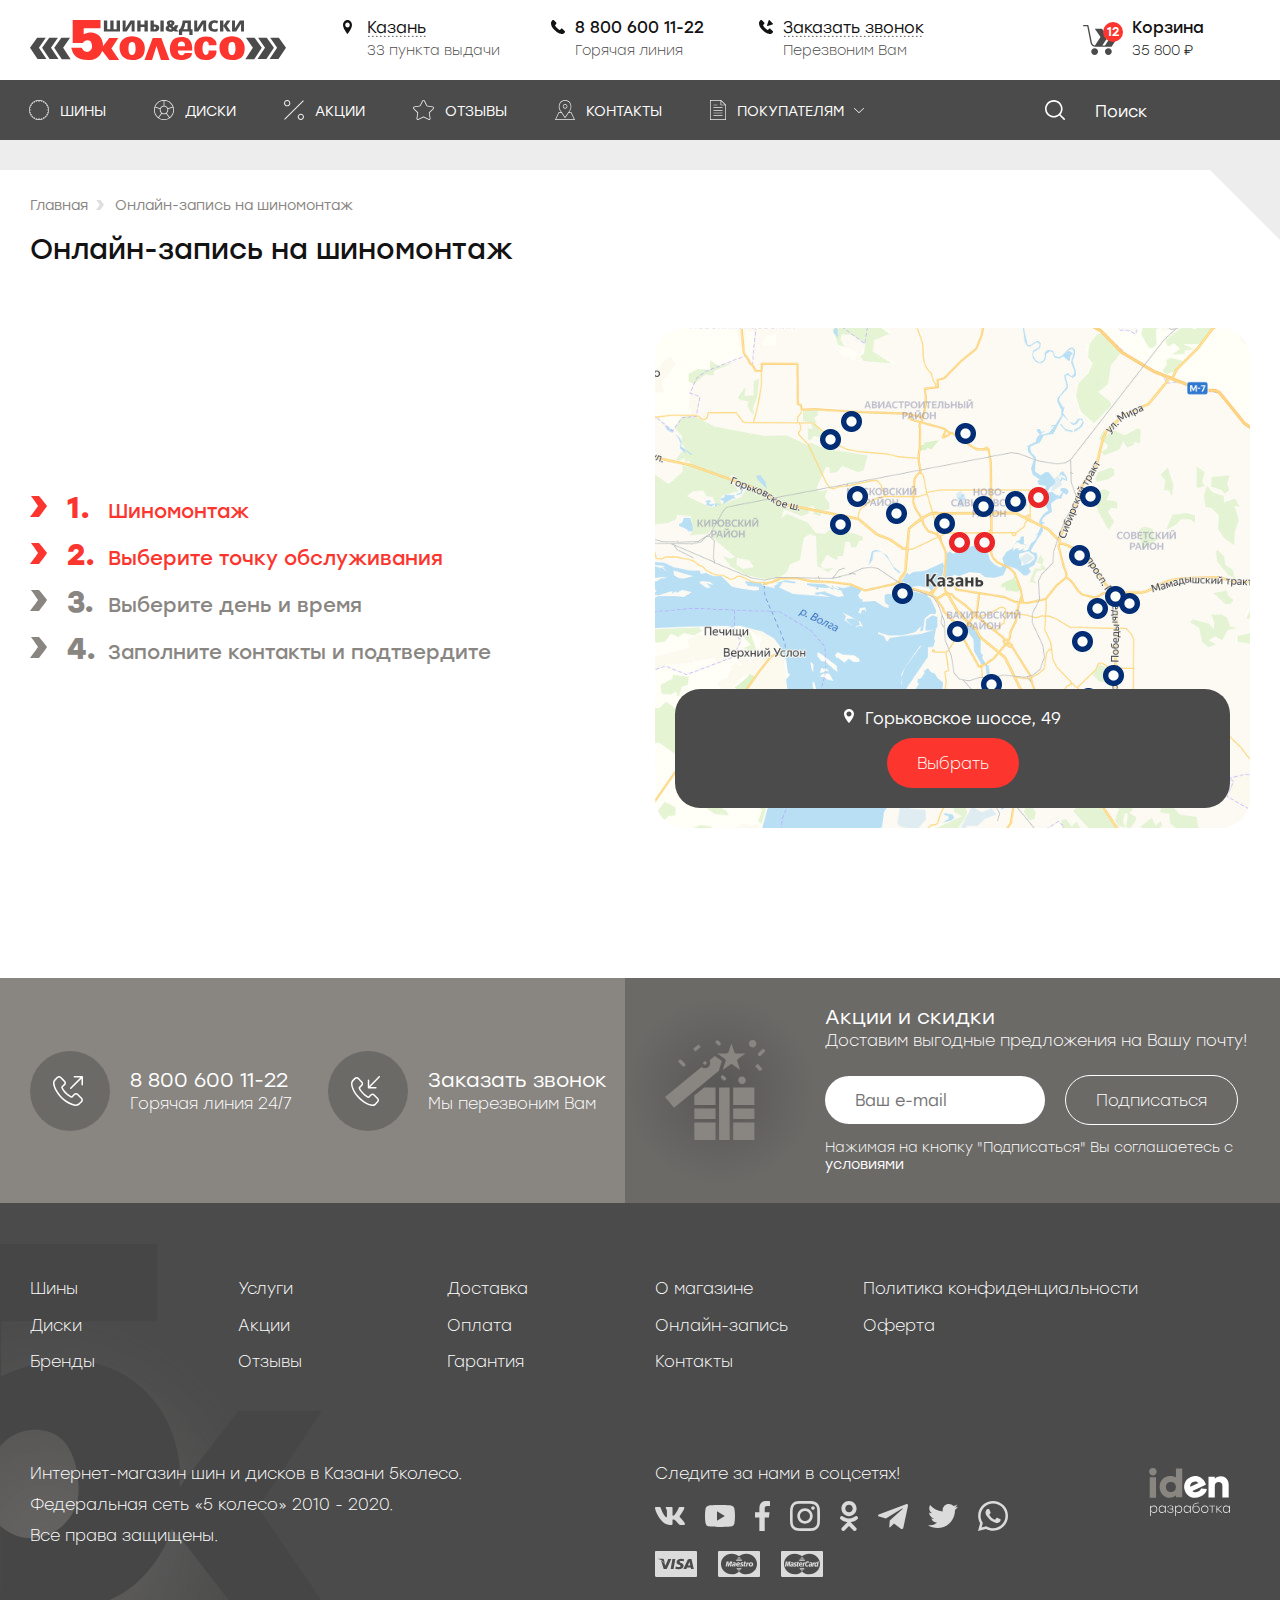
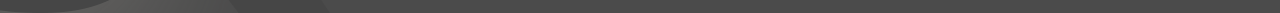
<file: online-zapis.html>
<!DOCTYPE html>
<html lang="ru">
<head>
  <meta charset="UTF-8">
  <meta name="viewport" content="width=device-width, initial-scale=1.0, shrink-to-fit=no">
  
  <title>5koleso</title>

  <!-- other styles -->
  <link href="https://fonts.googleapis.com/css2?family=Rubik:wght@300;400;500;700&display=fallback" rel="stylesheet">
  <link rel="stylesheet" href="js/ion/ion.rangeSlider.min.css">
  <link rel="stylesheet" href="fonts/stolzl/stolzl.css">
  <link rel="stylesheet" href="css/bootstrap.min.css">
  <link rel="stylesheet" href="css/swiper.min.css">
  <link rel="stylesheet" href="js/datepicker/css/datepicker.min.css">

  <!-- common styles -->
  <link rel="stylesheet" href="css/style.css">
  <link rel="stylesheet" href="css/media.css">

  <script src="js/jquery.min.js"></script>
  <script src="js/bootstrap.bundle.min.js"></script>
  <script src="js/swiper.min.js"></script>
  <script src="js/ion/ion.rangeSlider.min.js"></script>
  <script src="js/datepicker/js/datepicker.min.js"></script>
</head>
<body>
  <div class="header">
    <div class="container">
      <div class="row">
        <div class="col-3">
          <a href="/" class="header-logo">
            <img src="images/logos/1.svg" alt="5koleso">
          </a>
        </div>
        <div class="col-2">
          <div class="header-info">
            <div class="header-info-icon"><img src="images/pin.svg" alt=""></div>
            <div class="header-info-body">
              <a href="javascript:void(0)" class="header-info-link header-info-link-city">
                <span class="header-info-link-name">Казань</span>
              </a>
              <div class="header-info-desc">33 пункта выдачи</div>
            </div>
          </div>
        </div>
        <div class="col-2">
          <div class="header-info">
            <div class="header-info-icon"><img src="images/phone.svg" alt=""></div>
            <div class="header-info-body">
              <a href="tel:88006001122" class="header-info-link header-info-link-tel">
                <span class="header-info-link-name">8 800 600 11-22</span>
              </a>
              <div class="header-info-desc">Горячая линия</div>
            </div>
          </div>
        </div>
        <div class="col-3">
          <div class="header-info">
            <div class="header-info-icon"><img src="images/callback.svg" alt=""></div>
            <div class="header-info-body">
              <a href="javascript:void(0)" class="header-info-link header-info-link-callback" data-toggle="modal" data-target="#callModal">
                <span class="header-info-link-name">Заказать звонок</span>
              </a>
              <div class="header-info-desc">Перезвоним Вам</div>
            </div>
          </div>
        </div>
        <div class="col-2">
          <a href="javascript:void(0)" class="header-cart cart-has-items" data-items-count="12">
            <span class="header-cart-title">Корзина</span>
            <span class="header-cart-total">35 800 <i class="rub">₽</i></span>
          </a>
        </div>
      </div>
    </div>
  </div>

  <div class="header-fixed-placeholder"></div>
  
  <div class="header-main">
    <div class="container">
      <div class="header-main-inner">
        <a href="/" class="fixed-logo">
          <svg xmlns="http://www.w3.org/2000/svg" xmlns:xlink="http://www.w3.org/1999/xlink" preserveAspectRatio="xMidYMid" width="48" height="40" viewBox="0 0 48 40">
            <defs>
              <style>
                .cls-1 {
                  fill: #ffffff;
                  fill-rule: evenodd;
                }
              </style>
            </defs>
            <path d="M47.998,40.000 L38.116,40.000 L31.770,31.756 L30.865,30.901 C30.618,31.690 30.344,32.392 30.063,32.932 C29.259,34.474 27.473,36.878 25.124,38.130 C22.780,39.381 20.426,40.000 16.768,40.000 C14.144,40.000 11.888,39.750 10.019,39.261 C8.146,38.761 6.547,38.017 5.232,37.028 C1.858,34.499 1.142,31.678 -0.000,27.785 L10.500,27.795 C13.477,34.814 21.093,31.766 20.833,26.301 C20.706,24.328 20.269,22.056 18.661,20.871 C16.959,19.625 13.153,19.696 11.682,23.089 L1.446,23.084 L1.402,-0.001 L29.327,-0.001 L29.327,8.360 L12.481,8.360 L12.471,14.337 C13.707,13.754 14.923,13.318 16.130,13.031 C17.332,12.743 18.523,12.593 19.700,12.593 C26.321,12.593 31.211,17.534 31.765,24.240 C31.799,24.938 31.777,25.644 31.725,26.345 L31.951,26.081 L38.091,18.082 L47.106,18.082 L40.245,28.593 L47.998,40.000 Z" class="cls-1"/>
          </svg>
        </a>

        <div class="fixed-contacts">
          <div class="fixed-contacts-item">
            <a href="javascript:void(0)" class="fixed-contacts-link link-city"> <span>Казань</span></a>
          </div>
          <div class="fixed-contacts-item">
            <a href="tel:88006001122" class="fixed-contacts-link link-tel"> <span>8 800 600 11-22</span></a>
          </div>
        </div>

        <div class="header-nav">
          <div class="header-nav-item">
            <a href="javascript:void(0)" class="header-nav-link">
              <img src="images/nav-icons/1.svg" alt=""><span>Шины</span>
            </a>
          </div>
          <div class="header-nav-item">
            <a href="javascript:void(0)" class="header-nav-link">
              <img src="images/nav-icons/2.svg" alt=""><span>Диски</span>
            </a>
          </div>
          <div class="header-nav-item">
            <a href="javascript:void(0)" class="header-nav-link">
              <img src="images/nav-icons/4.svg" alt=""><span class="fixed-hide">Акции</span>
            </a>
          </div>
          <div class="header-nav-item">
            <a href="javascript:void(0)" class="header-nav-link">
              <img src="images/nav-icons/5.svg" alt=""><span class="fixed-hide">Отзывы</span>
            </a>
          </div>
          <div class="header-nav-item">
            <a href="javascript:void(0)" class="header-nav-link">
              <img src="images/nav-icons/6.svg" alt=""><span class="fixed-hide">Контакты</span>
            </a>
          </div>
          <div class="header-nav-item header-nav-drop">
            <a href="javascript:void(0)" class="header-nav-link">
              <img src="images/nav-icons/7.svg" alt=""><span class="fixed-hide">Покупателям</span>
            </a>
          </div>

          <div class="r-nav">
            <div class="r-nav-item">
              <div class="header-info">
                <div class="header-info-icon"><img src="images/r-pin.svg" alt=""></div>
                <div class="header-info-body">
                  <a href="javascript:void(0)" class="header-info-link header-info-link-city">
                    <span class="header-info-link-name">Казань</span>
                  </a>
                  <div class="header-info-desc">33 пункта выдачи</div>
                </div>
              </div>
            </div>
            <div class="r-nav-item">
              <div class="header-info">
                <div class="header-info-icon"><img src="images/r-phone.svg" alt=""></div>
                <div class="header-info-body">
                  <a href="tel:88006001122" class="header-info-link header-info-link-tel">
                    <span class="header-info-link-name">8 800 600 11-22</span>
                  </a>
                  <div class="header-info-desc">Горячая линия</div>
                </div>
              </div>
            </div>
            <div class="r-nav-item">
              <div class="header-info">
                <div class="header-info-icon"><img src="images/r-callback.svg" alt=""></div>
                <div class="header-info-body">
                  <a href="javascript:void(0)" class="header-info-link header-info-link-callback" data-toggle="modal" data-target="#callModal">
                    <span class="header-info-link-name">Заказать звонок</span>
                  </a>
                  <div class="header-info-desc">Перезвоним Вам</div>
                </div>
              </div>
            </div>
          </div>
        </div>

        <div class="header-group">
          <form class="header-search">
            <input type="text" class="header-search-input" placeholder="Поиск">
          </form>
  
          <div class="fixed-cart">
            <a href="javascript:void(0)" class="header-cart cart-has-items" data-items-count="12">
              <span class="header-cart-title">Корзина</span>
              <span class="header-cart-total">35 800 <i class="rub">₽</i></span>
            </a>
          </div>
        </div>
      </div>

      <div class="header-main-inner header-main-responsive">
        <a href="/" class="header-responsive-logo">
          <svg xmlns="http://www.w3.org/2000/svg" xmlns:xlink="http://www.w3.org/1999/xlink" preserveAspectRatio="xMidYMid" width="48" height="40" viewBox="0 0 48 40">
            <defs>
              <style>
                .cls-1 {
                  fill: #ffffff;
                  fill-rule: evenodd;
                }
              </style>
            </defs>
            <path d="M47.998,40.000 L38.116,40.000 L31.770,31.756 L30.865,30.901 C30.618,31.690 30.344,32.392 30.063,32.932 C29.259,34.474 27.473,36.878 25.124,38.130 C22.780,39.381 20.426,40.000 16.768,40.000 C14.144,40.000 11.888,39.750 10.019,39.261 C8.146,38.761 6.547,38.017 5.232,37.028 C1.858,34.499 1.142,31.678 -0.000,27.785 L10.500,27.795 C13.477,34.814 21.093,31.766 20.833,26.301 C20.706,24.328 20.269,22.056 18.661,20.871 C16.959,19.625 13.153,19.696 11.682,23.089 L1.446,23.084 L1.402,-0.001 L29.327,-0.001 L29.327,8.360 L12.481,8.360 L12.471,14.337 C13.707,13.754 14.923,13.318 16.130,13.031 C17.332,12.743 18.523,12.593 19.700,12.593 C26.321,12.593 31.211,17.534 31.765,24.240 C31.799,24.938 31.777,25.644 31.725,26.345 L31.951,26.081 L38.091,18.082 L47.106,18.082 L40.245,28.593 L47.998,40.000 Z" class="cls-1"/>
          </svg>
        </a>

        <div class="header-responsive-buttons">
          <a href="tel:88006001122" class="responsive-action responsive-phone"></a>
          <a href="javascript:void(0)" class="responsive-action responsive-search"></a>
          <a href="javascript:void(0)" class="responsive-action responsive-cart"></a>
          <a href="javascript:void(0)" class="responsive-action responsive-nav">
            <div class="header-burger">
              <div class="burger-line line-1"></div>
              <div class="burger-line line-2"></div>
              <div class="burger-line line-3"></div>
            </div>
          </a>
        </div>
      </div>
    </div>
  </div>

  <div class="search-responsive">
    <form class="search-responsive-form">
      <input type="text" class="search-responsive-input" placeholder="Начните вводить...">
    </form>
  </div>

  <div class="page-wrap page-default">
    <div class="container">
      <div class="breadcrumbz">
        <a href="/" class="breadcrumbz-item">Главная</a>
        <a href="javascript:void(0)" class="breadcrumbz-item">Онлайн-запись на шиномонтаж</a>
      </div>

      <div class="section-head">
        <div class="section-heading">Онлайн-запись на шиномонтаж</div>
      </div>

      <div class="row row-online-app">
        <div class="col-lg-6">
          <div class="app-steps-list">
            <div class="app-step app-step-1 active">
              <div class="app-step-count">1.</div>
              <div class="app-step-name">Шиномонтаж</div>
            </div>
            <div class="app-step app-step-2 active">
              <div class="app-step-count">2.</div>
              <div class="app-step-name">Выберите точку обслуживания</div>
            </div>
            <div class="app-step app-step-3">
              <div class="app-step-count">3.</div>
              <div class="app-step-name">Выберите день и время</div>
            </div>
            <div class="app-step app-step-4">
              <div class="app-step-count">4.</div>
              <div class="app-step-name">Заполните контакты и подтвердите</div>
            </div>
          </div>
        </div>
        <div class="col-lg-6">
          <form class="zapisForm">
            <div id="selectAddr" class="addr-map zapis-map">
              <img src="images/zapis/map.jpg" alt="">
  
              <div class="addr-overlay">
                <div class="addr-date" id="selectDate"></div>
                <div class="addr-time">
                  <div class="addr-heading">6 августа</div>
                  <div class="addr-time-list">
                    <div class="addr-time-item disabled">00:00</div>
                    <div class="addr-time-item disabled">01:00</div>
                    <div class="addr-time-item disabled">02:00</div>
                    <div class="addr-time-item disabled">03:00</div>
                    <div class="addr-time-item disabled">04:00</div>
                    <div class="addr-time-item disabled">05:00</div>
                    <div class="addr-time-item disabled">06:00</div>
                    <div class="addr-time-item disabled">07:00</div>
                    <div class="addr-time-item disabled">08:00</div>
                    <div class="addr-time-item disabled">09:00</div>
                    <div class="addr-time-item disabled">10:00</div>
                    <div class="addr-time-item disabled">11:00</div>
                    <div class="addr-time-item disabled">12:00</div>
                    <div class="addr-time-item disabled">13:00</div>
                    <div class="addr-time-item disabled">14:00</div>
                    <div class="addr-time-item disabled">15:00</div>
                    <div class="addr-time-item disabled">16:00</div>
                    <div class="addr-time-item disabled">17:00</div>
                    <div class="addr-time-item">18:00</div>
                    <div class="addr-time-item">19:00</div>
                    <div class="addr-time-item">20:00</div>
                    <div class="addr-time-item">21:00</div>
                    <div class="addr-time-item">22:00</div>
                    <div class="addr-time-item">23:00</div>
                  </div>
                </div>
  
                <div class="addr-collectData">
                  <div class="addr-heading">Контакты и данные</div>
                  <div class="addr-form">
                    <div class="addr-form-label"><div class="addr-form-label-abs">Имя</div><input type="text" id="zapisName" class="addr-form-input" required id="" placeholder="Сергей"></div>
                    <div class="addr-form-label"><div class="addr-form-label-abs">Гос №</div><input type="text" id="" class="addr-form-input"></div>
                    <div class="addr-form-label"><div class="addr-form-label-abs">Телефон</div><input type="text" id="" class="addr-form-input" placeholder="+7 (___) ___-__-__"></div>
                    <div class="addr-form-label">
                      <select name="reminder" id="reminder" class="addr-form-input">
                        <option value="1">Напомнить за 1 час</option>
                        <option value="2">Напомнить за 2 часа</option>
                        <option value="3">Напомнить за 3 часа</option>
                      </select>
                    </div>
                  </div>
                </div>

                <div class="addr-success">
                  <div class="addr-heading"><span class="zapis-name"></span>, Ваша запись подтверждена!</div>

                  <img src="images/zapis/check-success.svg" alt="" class="addr-success-image">

                  <p>Мы будем ждать вас по адресу: <b>Казань, Горьковское шоссе, 49 в 18:00</b>.</p>
                  <p>Спасибо за Ваш выбор!</p>
                </div>
              </div>
  
              <div class="addr-map-bar app-zapis">
                <div class="addr-bar-step addr-bar-step-1 active">
                  <div class="addr-map-col">
                    <div class="addr-map-city">Горьковское шоссе, 49</div>
                    <!-- <div class="addr-map-time">6 августа</div> -->
                  </div>
                  <div class="addr-map-col">
                    <!-- <a href="javascript:void(0)" class="addr-map-change-point button-default button-border button-clear">Изменить точку</a> -->
                    <a href="javascript:void(0)" class="addr-map-button button-default button-red button-clear select-point">Выбрать</a>
                  </div>
                </div>
                <div class="addr-bar-step addr-bar-step-2">
                  <div class="addr-map-col">
                    <div class="addr-map-city">Горьковское шоссе, 49</div>
                    <div class="addr-map-time"><span class="addr-day"></span></div>
                  </div>
                  <div class="addr-map-col">
                    <a href="javascript:void(0)" class="addr-map-change-point button-default button-border button-clear">Изменить точку</a>
                    <a href="javascript:void(0)" class="addr-map-button button-default button-red button-clear select-time disabled">Выбрать</a>
                  </div>
                </div>
                <div class="addr-bar-step addr-bar-step-3">
                  <div class="addr-map-col">
                    <div class="addr-map-city">Горьковское шоссе, 49</div>
                    <div class="addr-map-time"><span class="addr-day"></span> <span class="addr-time-get"></span></div>
                  </div>
                  <div class="addr-map-col">
                    <a href="javascript:void(0)" class="addr-map-change-date button-default button-border button-clear">Изменить дату</a>
                    <a href="javascript:void(0)" class="addr-map-button button-default button-red button-clear get-time disabled">Выбрать</a>
                  </div>
                </div>
                <div class="addr-bar-step addr-bar-step-4">
                  <div class="addr-map-col">
                    <div class="addr-map-city">Горьковское шоссе, 49</div>
                    <div class="addr-map-time"><span class="addr-day"></span> <span class="addr-time-get"></span></div>
                  </div>
                  <div class="addr-map-col">
                    <a href="javascript:void(0)" class="addr-map-change-point button-default button-border button-clear">Изменить</a>
                    <button class="addr-map-button button-default button-red button-clear zapis" type="submit">Записаться</button>
                  </div>
                </div>

                <div class="addr-bar-step addr-bar-step-5">
                  <div class="addr-map-col">
                    <div class="addr-map-route">Маршрут</div>
                  </div>
                  <div class="addr-map-col">
                    <a href="javascript:void(0)" class="addr-map-link button-default button-border button-clear">2ГИС</a>
                    <a href="javascript:void(0)" class="addr-map-link button-default button-border button-clear">Яндекс Карты</a>
                    <a href="javascript:void(0)" class="addr-map-link button-default button-border button-clear google-m">Google Карты</a>
                  </div>
                </div>
              </div>
            </div>
          </form>
        </div>
      </div>

    </div>
  </div>

  <div class="section contact">
    <div class="container">
      <div class="row row-contact no-gutters">
        <div class="col-contact">
          <div class="contact-item">
            <div class="contact-icon">
              <img src="images/phone-call.svg" alt="" class="contact-icon-src">
            </div>
            <div class="contact-body">
              <a href="tel:88006001122" class="contact-title">8 800 600 11-22</a>
              <div class="contact-desc">Горячая линия 24/7</div>
            </div>
          </div>
          <div class="contact-item">
            <div class="contact-icon">
              <img src="images/phone-callback.svg" alt="" class="contact-icon-src">
            </div>
            <div class="contact-body">
              <a href="javascript:void(0)" class="contact-title" data-toggle="modal" data-target="#callModal">Заказать звонок</a>
              <div class="contact-desc">Мы перезвоним Вам</div>
            </div>
          </div>
        </div>
        <div class="col-subscribe">
          <form class="contact-form">
            <div class="contact-title">Акции и скидки</div>
            <div class="contact-form-desc">Доставим выгодные предложения на Вашу почту!</div>
            <div class="contact-row">
              <input type="text" class="contact-form-input" placeholder="Ваш e-mail">
              <button class="contact-form-button button-default button-border button-clear">Подписаться</button>
            </div>
            <div class="contact-form-agree">
              Нажимая на кнопку "Подписаться" Вы соглашаетесь с <a class="contact-link" href="javascript:void(0)">условиями</a>
            </div>
          </form>
        </div>
      </div>
    </div>
  </div>

  <div class="footer">
    <div class="container">
      <div class="row row-links">
        <div class="col-md-2 col-6">
          <div class="footer-list">
            <div class="footer-list-item"><a href="javascript:void(0)" class="footer-list-link">Шины</a></div>
            <div class="footer-list-item"><a href="javascript:void(0)" class="footer-list-link">Диски</a></div>
            <div class="footer-list-item"><a href="javascript:void(0)" class="footer-list-link">Бренды</a></div>
          </div>
        </div>
        <div class="col-md-2 col-6">
          <div class="footer-list">
            <div class="footer-list-item"><a href="javascript:void(0)" class="footer-list-link">Услуги</a></div>
            <div class="footer-list-item"><a href="javascript:void(0)" class="footer-list-link">Акции</a></div>
            <div class="footer-list-item"><a href="javascript:void(0)" class="footer-list-link">Отзывы</a></div>
          </div>
        </div>
        <div class="col-md-2 col-6">
          <div class="footer-list">
            <div class="footer-list-item"><a href="javascript:void(0)" class="footer-list-link">Доставка</a></div>
            <div class="footer-list-item"><a href="javascript:void(0)" class="footer-list-link">Оплата</a></div>
            <div class="footer-list-item"><a href="javascript:void(0)" class="footer-list-link">Гарантия</a></div>
          </div>
        </div>
        <div class="col-md-2 col-6">
          <div class="footer-list">
            <div class="footer-list-item"><a href="javascript:void(0)" class="footer-list-link">О магазине</a></div>
            <div class="footer-list-item"><a href="javascript:void(0)" class="footer-list-link">Онлайн-запись</a></div>
            <div class="footer-list-item"><a href="javascript:void(0)" class="footer-list-link">Контакты</a></div>
          </div>
        </div>
        <div class="col-md-3 col-6 col-catalog-product">
          <div class="footer-list">
            <div class="footer-list-item"><a href="javascript:void(0)" class="footer-list-link">Политика конфиденциальности</a></div>
            <div class="footer-list-item"><a href="javascript:void(0)" class="footer-list-link">Оферта</a></div>
          </div>
        </div>
      </div>

      <div class="row row-footer">
        <div class="col-md-6">
          <div class="footer-info">
            <p>Интернет-магазин шин и дисков в Казани 5колесо.</p>
            <p>Федеральная сеть «5 колесо» 2010 - 2020.</p>
            <p>Все права защищены.</p>
          </div>
        </div>
        <div class="col-md-6">
          <div class="footer-col">
            <div class="footer-foollow">
              <div class="footer-follow-title">Следите за нами в соцсетях!</div>
              <div class="footer-follow-list">
                <a href="javascript:void(0)" class="footer-follow-social"><img src="images/socials/vk.svg" alt=""></a>
                <a href="javascript:void(0)" class="footer-follow-social"><img src="images/socials/yt.svg" alt=""></a>
                <a href="javascript:void(0)" class="footer-follow-social"><img src="images/socials/fb.svg" alt=""></a>
                <a href="javascript:void(0)" class="footer-follow-social"><img src="images/socials/ig.svg" alt=""></a>
                <a href="javascript:void(0)" class="footer-follow-social"><img src="images/socials/ok.svg" alt=""></a>
                <a href="javascript:void(0)" class="footer-follow-social"><img src="images/socials/tg.svg" alt=""></a>
                <a href="javascript:void(0)" class="footer-follow-social"><img src="images/socials/tw.svg" alt=""></a>
                <a href="javascript:void(0)" class="footer-follow-social"><img src="images/socials/wa.svg" alt=""></a>
              </div>
            </div>
  
            <div class="footer-payments">
              <img src="images/payments/visa.svg" alt="visa" class="footer-payments-item">
              <img src="images/payments/maestro.svg" alt="maestro" class="footer-payments-item">
              <img src="images/payments/mastercard.svg" alt="mastercard" class="footer-payments-item">
            </div>

            <a href="javascript:void(0)" class="iden-logo iden-logo-abs" style="background-image: url(images/iden-light.svg);"></a>
          </div>
        </div>
      </div>
    </div>
  </div>

  <div class="modal fade" id="callModal" tabindex="-1" role="dialog">
    <div class="modal-dialog modal-dialog-centered modal-dialog-custom">
      <div class="modal-content modal-content-custom">
        <div class="modal-head">
          <div class="modal-heading">Заказать звонок</div>
          <div class="modal-hide" data-dismiss="modal">
            <img src="images/modal-hide.svg" alt="Закрыть">
          </div>
        </div>

        <form class="modal-form">
          <div class="modal-form-row">
            <input type="text" class="modal-form-input" placeholder="Анатолий" required>
          </div>
          <div class="modal-form-row">
            <input type="text" class="modal-form-input" placeholder="+7 (___) ___-__-__" required>
          </div>
          <button class="modal-form-submit button-default button-light button-red-hover button-clear" type="submit">Заказать звонок</button>
          <label class="modal-form-agree">
            <input type="checkbox" class="modal-form-check">
            <span class="modal-form-agree-text">
              Я согласен(-а) с <a href="javascript:void(0)">условиями</a> политики <br>
              конфиденциальности.
            </span>
          </label>
        </form>

      </div>
    </div>
  </div>

  <div class="overlay"></div>

  <script src="js/main.js"></script>
  <script src="js/zapis.js"></script>
</body>
</html>
</file>
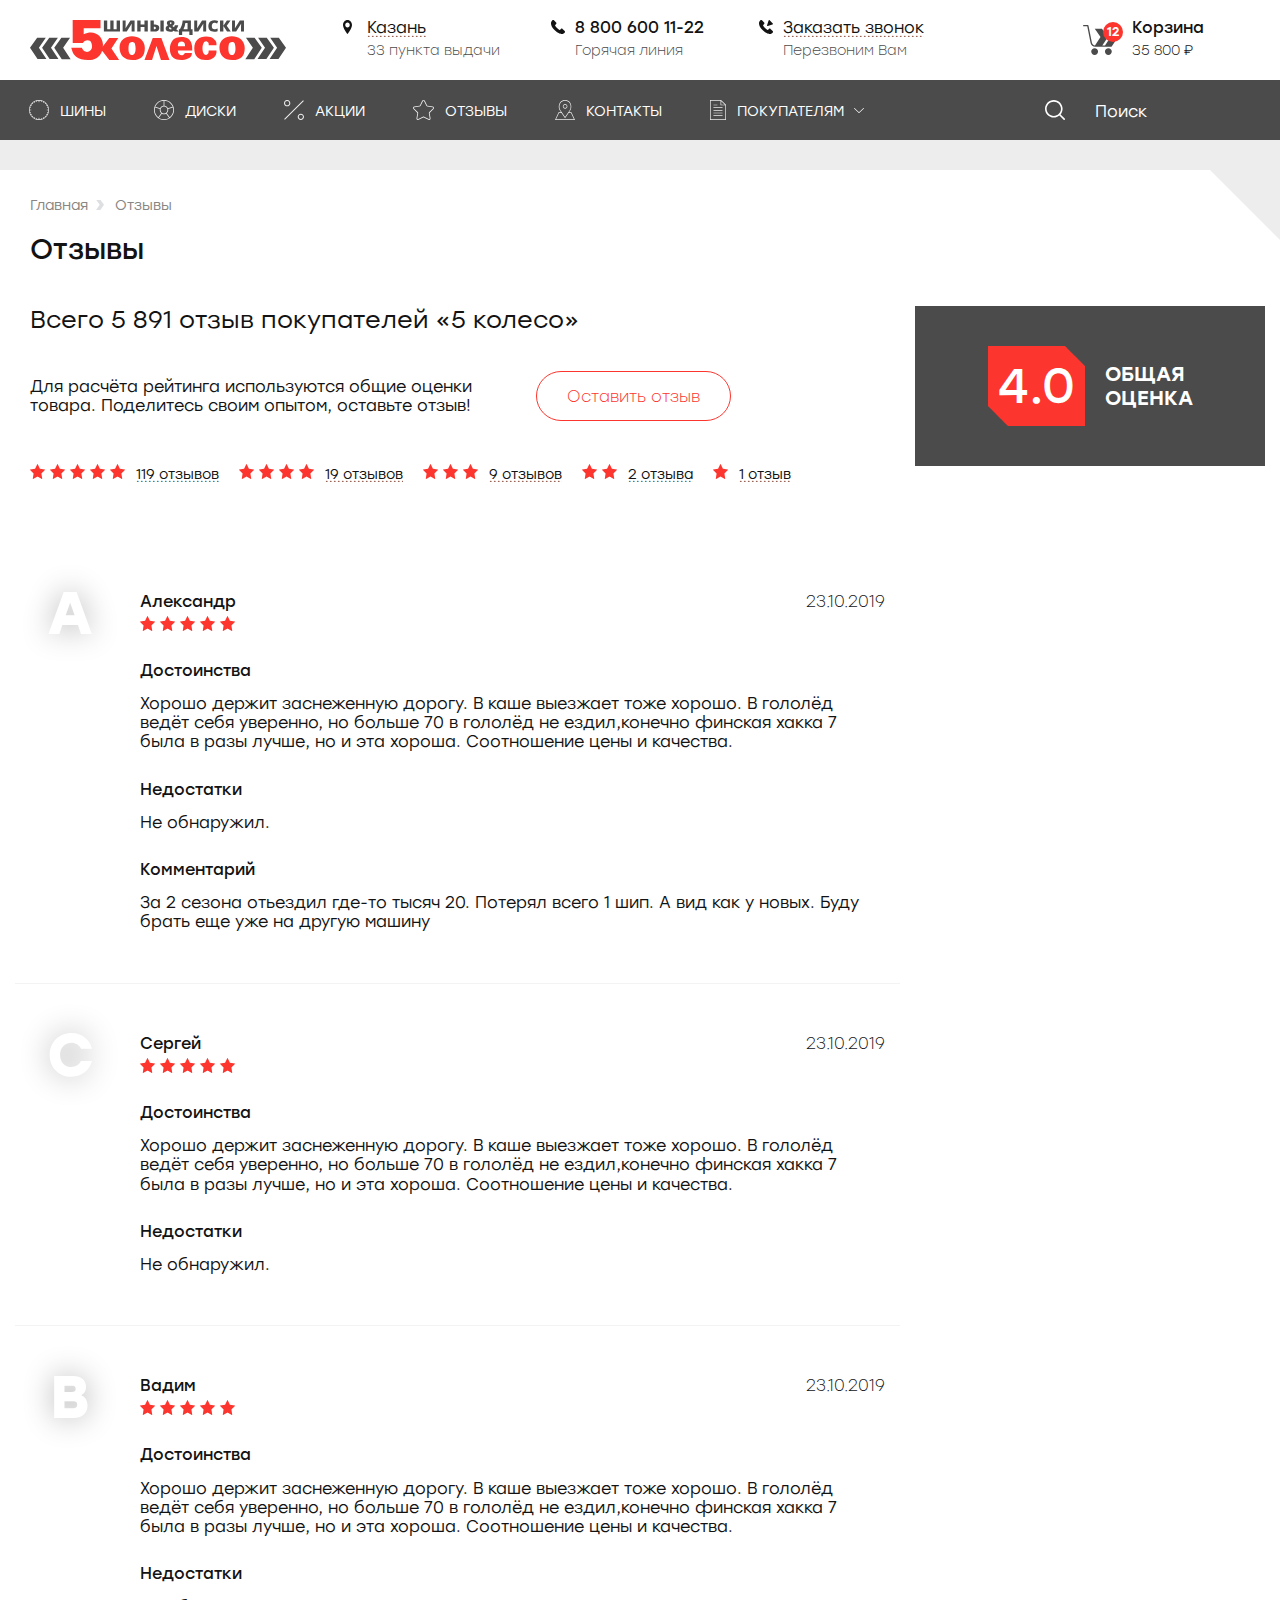
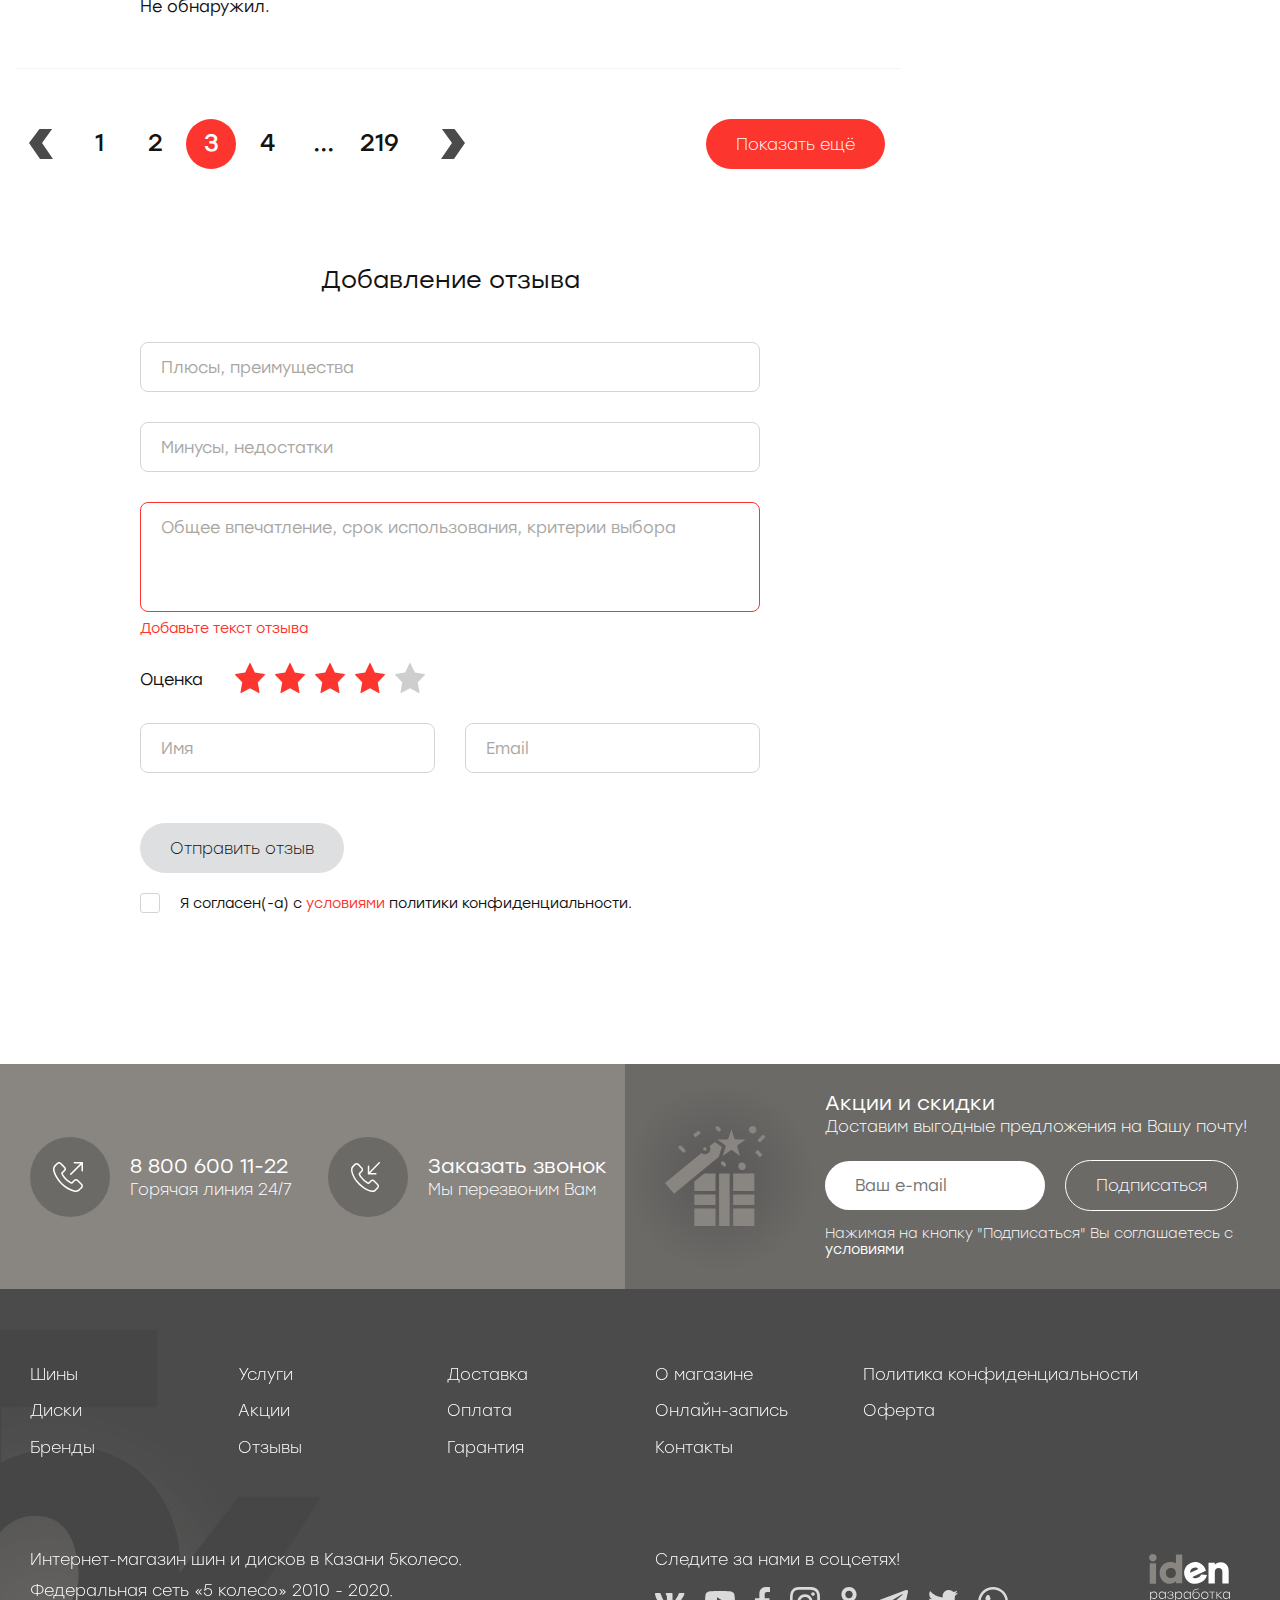
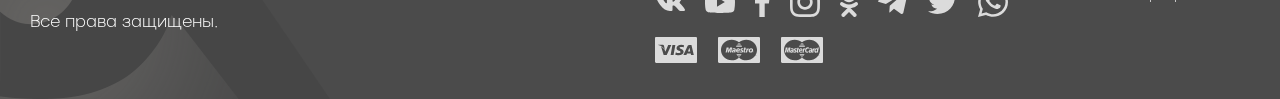
<file: reviews.html>
<!DOCTYPE html>
<html lang="ru">
<head>
  <meta charset="UTF-8">
  <meta name="viewport" content="width=device-width, initial-scale=1.0, shrink-to-fit=no">
  
  <title>5koleso</title>

  <!-- other styles -->
  <link href="https://fonts.googleapis.com/css2?family=Rubik:wght@300;400;500;700&display=fallback" rel="stylesheet">
  <link rel="stylesheet" href="js/ion/ion.rangeSlider.min.css">
  <link rel="stylesheet" href="fonts/stolzl/stolzl.css">
  <link rel="stylesheet" href="css/bootstrap.min.css">
  <link rel="stylesheet" href="css/swiper.min.css">

  <!-- common styles -->
  <link rel="stylesheet" href="css/style.css">
  <link rel="stylesheet" href="css/media.css">

  <script src="js/jquery.min.js"></script>
  <script src="js/bootstrap.bundle.min.js"></script>
  <script src="js/swiper.min.js"></script>
  <script src="js/ion/ion.rangeSlider.min.js"></script>
</head>
<body>
  <div class="header">
    <div class="container">
      <div class="row">
        <div class="col-3">
          <a href="/" class="header-logo">
            <img src="images/logos/1.svg" alt="5koleso">
          </a>
        </div>
        <div class="col-2">
          <div class="header-info">
            <div class="header-info-icon"><img src="images/pin.svg" alt=""></div>
            <div class="header-info-body">
              <a href="javascript:void(0)" class="header-info-link header-info-link-city">
                <span class="header-info-link-name">Казань</span>
              </a>
              <div class="header-info-desc">33 пункта выдачи</div>
            </div>
          </div>
        </div>
        <div class="col-2">
          <div class="header-info">
            <div class="header-info-icon"><img src="images/phone.svg" alt=""></div>
            <div class="header-info-body">
              <a href="tel:88006001122" class="header-info-link header-info-link-tel">
                <span class="header-info-link-name">8 800 600 11-22</span>
              </a>
              <div class="header-info-desc">Горячая линия</div>
            </div>
          </div>
        </div>
        <div class="col-3">
          <div class="header-info">
            <div class="header-info-icon"><img src="images/callback.svg" alt=""></div>
            <div class="header-info-body">
              <a href="javascript:void(0)" class="header-info-link header-info-link-callback" data-toggle="modal" data-target="#callModal">
                <span class="header-info-link-name">Заказать звонок</span>
              </a>
              <div class="header-info-desc">Перезвоним Вам</div>
            </div>
          </div>
        </div>
        <div class="col-2">
          <a href="javascript:void(0)" class="header-cart cart-has-items" data-items-count="12">
            <span class="header-cart-title">Корзина</span>
            <span class="header-cart-total">35 800 <i class="rub">₽</i></span>
          </a>
        </div>
      </div>
    </div>
  </div>

  <div class="header-fixed-placeholder"></div>
  
  <div class="header-main">
    <div class="container">
      <div class="header-main-inner">
        <a href="/" class="fixed-logo">
          <svg xmlns="http://www.w3.org/2000/svg" xmlns:xlink="http://www.w3.org/1999/xlink" preserveAspectRatio="xMidYMid" width="48" height="40" viewBox="0 0 48 40">
            <defs>
              <style>
                .cls-1 {
                  fill: #ffffff;
                  fill-rule: evenodd;
                }
              </style>
            </defs>
            <path d="M47.998,40.000 L38.116,40.000 L31.770,31.756 L30.865,30.901 C30.618,31.690 30.344,32.392 30.063,32.932 C29.259,34.474 27.473,36.878 25.124,38.130 C22.780,39.381 20.426,40.000 16.768,40.000 C14.144,40.000 11.888,39.750 10.019,39.261 C8.146,38.761 6.547,38.017 5.232,37.028 C1.858,34.499 1.142,31.678 -0.000,27.785 L10.500,27.795 C13.477,34.814 21.093,31.766 20.833,26.301 C20.706,24.328 20.269,22.056 18.661,20.871 C16.959,19.625 13.153,19.696 11.682,23.089 L1.446,23.084 L1.402,-0.001 L29.327,-0.001 L29.327,8.360 L12.481,8.360 L12.471,14.337 C13.707,13.754 14.923,13.318 16.130,13.031 C17.332,12.743 18.523,12.593 19.700,12.593 C26.321,12.593 31.211,17.534 31.765,24.240 C31.799,24.938 31.777,25.644 31.725,26.345 L31.951,26.081 L38.091,18.082 L47.106,18.082 L40.245,28.593 L47.998,40.000 Z" class="cls-1"/>
          </svg>
        </a>

        <div class="fixed-contacts">
          <div class="fixed-contacts-item">
            <a href="javascript:void(0)" class="fixed-contacts-link link-city"> <span>Казань</span></a>
          </div>
          <div class="fixed-contacts-item">
            <a href="tel:88006001122" class="fixed-contacts-link link-tel"> <span>8 800 600 11-22</span></a>
          </div>
        </div>

        <div class="header-nav">
          <div class="header-nav-item">
            <a href="javascript:void(0)" class="header-nav-link">
              <img src="images/nav-icons/1.svg" alt=""><span>Шины</span>
            </a>
          </div>
          <div class="header-nav-item">
            <a href="javascript:void(0)" class="header-nav-link">
              <img src="images/nav-icons/2.svg" alt=""><span>Диски</span>
            </a>
          </div>
          <div class="header-nav-item">
            <a href="javascript:void(0)" class="header-nav-link">
              <img src="images/nav-icons/4.svg" alt=""><span class="fixed-hide">Акции</span>
            </a>
          </div>
          <div class="header-nav-item">
            <a href="javascript:void(0)" class="header-nav-link">
              <img src="images/nav-icons/5.svg" alt=""><span class="fixed-hide">Отзывы</span>
            </a>
          </div>
          <div class="header-nav-item">
            <a href="javascript:void(0)" class="header-nav-link">
              <img src="images/nav-icons/6.svg" alt=""><span class="fixed-hide">Контакты</span>
            </a>
          </div>
          <div class="header-nav-item header-nav-drop">
            <a href="javascript:void(0)" class="header-nav-link">
              <img src="images/nav-icons/7.svg" alt=""><span class="fixed-hide">Покупателям</span>
            </a>
          </div>

          <div class="r-nav">
            <div class="r-nav-item">
              <div class="header-info">
                <div class="header-info-icon"><img src="images/r-pin.svg" alt=""></div>
                <div class="header-info-body">
                  <a href="javascript:void(0)" class="header-info-link header-info-link-city">
                    <span class="header-info-link-name">Казань</span>
                  </a>
                  <div class="header-info-desc">33 пункта выдачи</div>
                </div>
              </div>
            </div>
            <div class="r-nav-item">
              <div class="header-info">
                <div class="header-info-icon"><img src="images/r-phone.svg" alt=""></div>
                <div class="header-info-body">
                  <a href="tel:88006001122" class="header-info-link header-info-link-tel">
                    <span class="header-info-link-name">8 800 600 11-22</span>
                  </a>
                  <div class="header-info-desc">Горячая линия</div>
                </div>
              </div>
            </div>
            <div class="r-nav-item">
              <div class="header-info">
                <div class="header-info-icon"><img src="images/r-callback.svg" alt=""></div>
                <div class="header-info-body">
                  <a href="javascript:void(0)" class="header-info-link header-info-link-callback" data-toggle="modal" data-target="#callModal">
                    <span class="header-info-link-name">Заказать звонок</span>
                  </a>
                  <div class="header-info-desc">Перезвоним Вам</div>
                </div>
              </div>
            </div>
          </div>
        </div>

        <div class="header-group">
          <form class="header-search">
            <input type="text" class="header-search-input" placeholder="Поиск">
          </form>
  
          <div class="fixed-cart">
            <a href="javascript:void(0)" class="header-cart cart-has-items" data-items-count="12">
              <span class="header-cart-title">Корзина</span>
              <span class="header-cart-total">35 800 <i class="rub">₽</i></span>
            </a>
          </div>
        </div>
      </div>

      <div class="header-main-inner header-main-responsive">
        <a href="/" class="header-responsive-logo">
          <svg xmlns="http://www.w3.org/2000/svg" xmlns:xlink="http://www.w3.org/1999/xlink" preserveAspectRatio="xMidYMid" width="48" height="40" viewBox="0 0 48 40">
            <defs>
              <style>
                .cls-1 {
                  fill: #ffffff;
                  fill-rule: evenodd;
                }
              </style>
            </defs>
            <path d="M47.998,40.000 L38.116,40.000 L31.770,31.756 L30.865,30.901 C30.618,31.690 30.344,32.392 30.063,32.932 C29.259,34.474 27.473,36.878 25.124,38.130 C22.780,39.381 20.426,40.000 16.768,40.000 C14.144,40.000 11.888,39.750 10.019,39.261 C8.146,38.761 6.547,38.017 5.232,37.028 C1.858,34.499 1.142,31.678 -0.000,27.785 L10.500,27.795 C13.477,34.814 21.093,31.766 20.833,26.301 C20.706,24.328 20.269,22.056 18.661,20.871 C16.959,19.625 13.153,19.696 11.682,23.089 L1.446,23.084 L1.402,-0.001 L29.327,-0.001 L29.327,8.360 L12.481,8.360 L12.471,14.337 C13.707,13.754 14.923,13.318 16.130,13.031 C17.332,12.743 18.523,12.593 19.700,12.593 C26.321,12.593 31.211,17.534 31.765,24.240 C31.799,24.938 31.777,25.644 31.725,26.345 L31.951,26.081 L38.091,18.082 L47.106,18.082 L40.245,28.593 L47.998,40.000 Z" class="cls-1"/>
          </svg>
        </a>

        <div class="header-responsive-buttons">
          <a href="tel:88006001122" class="responsive-action responsive-phone"></a>
          <a href="javascript:void(0)" class="responsive-action responsive-search"></a>
          <a href="javascript:void(0)" class="responsive-action responsive-cart"></a>
          <a href="javascript:void(0)" class="responsive-action responsive-nav">
            <div class="header-burger">
              <div class="burger-line line-1"></div>
              <div class="burger-line line-2"></div>
              <div class="burger-line line-3"></div>
            </div>
          </a>
        </div>
      </div>
    </div>
  </div>

  <div class="search-responsive">
    <form class="search-responsive-form">
      <input type="text" class="search-responsive-input" placeholder="Начните вводить...">
    </form>
  </div>

  <div class="page-wrap page-default">
    <div class="container">
      <div class="breadcrumbz">
        <a href="/" class="breadcrumbz-item">Главная</a>
        <a href="javascript:void(0)" class="breadcrumbz-item">Отзывы</a>
      </div>

      <div class="section-head">
        <div class="section-heading">Отзывы</div>
      </div>

      <div class="detail-reviews-score review-page-row row">
        <div class="detail-col reviews-col">
          <div class="reviews-inner">
            <div class="reviews-head">
              <div class="reviews-title">Всего 5 891 отзыв покупателей &laquo;5 колесо&raquo;</div>
              <div class="reviews-leave">
                <div class="reviews-leave-desc">
                  Для расчёта рейтинга используются общие оценки товара.
                  Поделитесь своим опытом, оставьте отзыв!
                </div>

                <div class="reviews-leave-review">
                  <a href="javascript:void(0)" class="button-default button-clear button-border leave-review-button">Оставить отзыв</a>
                </div>
              </div>
            </div>

            <div class="reviews-show">
              <div class="reviews-show-item">
                <div class="reviews-show-rate">
                  <span></span>
                  <span></span>
                  <span></span>
                  <span></span>
                  <span></span>
                </div>
                <a href="javascript:void(0)" class="reviews-show-rate-link">119 отзывов</a>
              </div>
              <div class="reviews-show-item">
                <div class="reviews-show-rate">
                  <span></span>
                  <span></span>
                  <span></span>
                  <span></span>
                </div>
                <a href="javascript:void(0)" class="reviews-show-rate-link">19 отзывов</a>
              </div>
              <div class="reviews-show-item">
                <div class="reviews-show-rate">
                  <span></span>
                  <span></span>
                  <span></span>
                </div>
                <a href="javascript:void(0)" class="reviews-show-rate-link">9 отзывов</a>
              </div>
              <div class="reviews-show-item">
                <div class="reviews-show-rate">
                  <span></span>
                  <span></span>
                </div>
                <a href="javascript:void(0)" class="reviews-show-rate-link">2 отзыва</a>
              </div>
              <div class="reviews-show-item">
                <div class="reviews-show-rate">
                  <span></span>
                </div>
                <a href="javascript:void(0)" class="reviews-show-rate-link">1 отзыв</a>
              </div>
            </div>

            <div class="review-list">
              <div class="review-item row">
                <div class="review-item-user">
                  <div class="review-user-letter">А</div>
                </div>
                <div class="review-item-body">
                  <div class="review-head">
                    <div class="review-head-item">
                      <div class="review-user">Александр</div>
                      <div class="reviews-show-rate">
                        <span></span>
                        <span></span>
                        <span></span>
                        <span></span>
                        <span></span>
                      </div>
                    </div>
                    <div class="review-head-item">
                      <div class="review-date">23.10.2019</div>
                    </div>
                  </div>

                  <div class="review-content">
                    <div class="review-content-item">
                      <div class="review-content-title">Достоинства</div>
                      <p>
                        Хорошо держит заснеженную дорогу. В каше выезжает тоже хорошо. В гололёд ведёт себя 
                        уверенно, но больше 70 в гололёд не ездил,конечно финская хакка 7 была в разы лучше, но и 
                        эта хороша. Соотношение цены и качества.
                      </p>
                    </div>
                    <div class="review-content-item">
                      <div class="review-content-title">Недостатки</div>
                      <p>
                        Не обнаружил.
                      </p>
                    </div>
                    <div class="review-content-item">
                      <div class="review-content-title">Комментарий</div>
                      <p>
                        За 2 сезона отьездил где-то тысяч 20. Потерял всего 1 шип. А вид как у новых. Буду брать еще 
                        уже на другую машину
                      </p>
                    </div>
                  </div>
                </div>
              </div>
              <div class="review-item row">
                <div class="review-item-user">
                  <div class="review-user-letter">С</div>
                </div>
                <div class="review-item-body">
                  <div class="review-head">
                    <div class="review-head-item">
                      <div class="review-user">Сергей</div>
                      <div class="reviews-show-rate">
                        <span></span>
                        <span></span>
                        <span></span>
                        <span></span>
                        <span></span>
                      </div>
                    </div>
                    <div class="review-head-item">
                      <div class="review-date">23.10.2019</div>
                    </div>
                  </div>

                  <div class="review-content">
                    <div class="review-content-item">
                      <div class="review-content-title">Достоинства</div>
                      <p>
                        Хорошо держит заснеженную дорогу. В каше выезжает тоже хорошо. В гололёд ведёт себя 
                        уверенно, но больше 70 в гололёд не ездил,конечно финская хакка 7 была в разы лучше, но и 
                        эта хороша. Соотношение цены и качества.
                      </p>
                    </div>
                    <div class="review-content-item">
                      <div class="review-content-title">Недостатки</div>
                      <p>
                        Не обнаружил.
                      </p>
                    </div>
                  </div>
                </div>
              </div>
              <div class="review-item row">
                <div class="review-item-user">
                  <div class="review-user-letter">В</div>
                </div>
                <div class="review-item-body">
                  <div class="review-head">
                    <div class="review-head-item">
                      <div class="review-user">Вадим</div>
                      <div class="reviews-show-rate">
                        <span></span>
                        <span></span>
                        <span></span>
                        <span></span>
                        <span></span>
                      </div>
                    </div>
                    <div class="review-head-item">
                      <div class="review-date">23.10.2019</div>
                    </div>
                  </div>

                  <div class="review-content">
                    <div class="review-content-item">
                      <div class="review-content-title">Достоинства</div>
                      <p>
                        Хорошо держит заснеженную дорогу. В каше выезжает тоже хорошо. В гололёд ведёт себя 
                        уверенно, но больше 70 в гололёд не ездил,конечно финская хакка 7 была в разы лучше, но и 
                        эта хороша. Соотношение цены и качества.
                      </p>
                    </div>
                    <div class="review-content-item">
                      <div class="review-content-title">Недостатки</div>
                      <p>
                        Не обнаружил.
                      </p>
                    </div>
                  </div>
                </div>
              </div>
            </div>

            <div class="catalog-controls review-controls">
              <div class="catalog-pagination">
                <a href="#" class="catalog-nav-item catalog-nav-prev">
                  <img src="images/razdel/nav-prev.svg" alt="">
                </a>
                <a href="#" class="catalog-pagination-item">1</a>
                <a href="#" class="catalog-pagination-item">2</a>
                <a href="#" class="catalog-pagination-item active">3</a>
                <a href="#" class="catalog-pagination-item">4</a>
                <a href="#" class="catalog-pagination-item">...</a>
                <a href="#" class="catalog-pagination-item">219</a>
                <a href="#" class="catalog-nav-item catalog-nav-next">
                  <img src="images/razdel/nav-next.svg" alt="">
                </a>
              </div>
  
              <a href="#" class="button-default button-red button-clear button-center">Показать ещё</a>
            </div>

            <div class="leave-review-block">
              <div class="leave-review-title">Добавление отзыва</div>

              <form class="leave-review-form">
                <div class="leave-review-row">
                  <input type="text" class="leave-review-input" placeholder="Плюсы, преимущества">
                </div>
                <div class="leave-review-row">
                  <input type="text" class="leave-review-input" placeholder="Минусы, недостатки">
                </div>
                <div class="leave-review-row">
                  <textarea class="leave-review-input error" rows="4" placeholder="Общее впечатление, срок использования, критерии выбора"></textarea>
                  <div class="leave-review-form-helper">Добавьте текст отзыва</div>
                </div>

                <div class="leave-review-rate">
                  <div class="leave-review-rate-title">Оценка</div>
                  <div class="leave-review-rate-inner">
                    <div class="leave-review-star active"></div>
                    <div class="leave-review-star active"></div>
                    <div class="leave-review-star active"></div>
                    <div class="leave-review-star active"></div>
                    <div class="leave-review-star"></div>
                  </div>
                </div>

                <div class="leave-review-row leave-review-cols row">
                  <div class="leave-review-col col-6">
                    <input type="text" class="leave-review-input" placeholder="Имя">
                  </div>
                  <div class="leave-review-col col-6">
                    <input type="text" class="leave-review-input" placeholder="Email">
                  </div>
                </div>

                <div class="leave-review-row text-left leave-review-submit">
                  <button class="button-default button-clear button-red-hover leave-review-leave-button" type="submit">Отправить отзыв</button>
                </div>

                <label class="leave-review-agree">
                  <input type="checkbox" class="leave-review-check">
                  <span>Я согласен(-а) с <a href="#">условиями</a> политики конфиденциальности.</span>
                </label>
              </form>
            </div>
          </div>
        </div>
        <div class="detail-col scores-col">
          <div class="detail-score-sticky">
            <div class="detail-score-inner">
              <div class="detail-score-value">4.0</div>
              <div class="detail-score-text">Общая <br>оценка</div>
            </div>
          </div>
        </div>
      </div>
    </div>
  </div>

  <div class="section contact">
    <div class="container">
      <div class="row row-contact no-gutters">
        <div class="col-contact">
          <div class="contact-item">
            <div class="contact-icon">
              <img src="images/phone-call.svg" alt="" class="contact-icon-src">
            </div>
            <div class="contact-body">
              <a href="tel:88006001122" class="contact-title">8 800 600 11-22</a>
              <div class="contact-desc">Горячая линия 24/7</div>
            </div>
          </div>
          <div class="contact-item">
            <div class="contact-icon">
              <img src="images/phone-callback.svg" alt="" class="contact-icon-src">
            </div>
            <div class="contact-body">
              <a href="javascript:void(0)" class="contact-title" data-toggle="modal" data-target="#callModal">Заказать звонок</a>
              <div class="contact-desc">Мы перезвоним Вам</div>
            </div>
          </div>
        </div>
        <div class="col-subscribe">
          <form class="contact-form">
            <div class="contact-title">Акции и скидки</div>
            <div class="contact-form-desc">Доставим выгодные предложения на Вашу почту!</div>
            <div class="contact-row">
              <input type="text" class="contact-form-input" placeholder="Ваш e-mail">
              <button class="contact-form-button button-default button-border button-clear">Подписаться</button>
            </div>
            <div class="contact-form-agree">
              Нажимая на кнопку "Подписаться" Вы соглашаетесь с <a class="contact-link" href="javascript:void(0)">условиями</a>
            </div>
          </form>
        </div>
      </div>
    </div>
  </div>

  <div class="footer">
    <div class="container">
      <div class="row row-links">
        <div class="col-md-2 col-6">
          <div class="footer-list">
            <div class="footer-list-item"><a href="javascript:void(0)" class="footer-list-link">Шины</a></div>
            <div class="footer-list-item"><a href="javascript:void(0)" class="footer-list-link">Диски</a></div>
            <div class="footer-list-item"><a href="javascript:void(0)" class="footer-list-link">Бренды</a></div>
          </div>
        </div>
        <div class="col-md-2 col-6">
          <div class="footer-list">
            <div class="footer-list-item"><a href="javascript:void(0)" class="footer-list-link">Услуги</a></div>
            <div class="footer-list-item"><a href="javascript:void(0)" class="footer-list-link">Акции</a></div>
            <div class="footer-list-item"><a href="javascript:void(0)" class="footer-list-link">Отзывы</a></div>
          </div>
        </div>
        <div class="col-md-2 col-6">
          <div class="footer-list">
            <div class="footer-list-item"><a href="javascript:void(0)" class="footer-list-link">Доставка</a></div>
            <div class="footer-list-item"><a href="javascript:void(0)" class="footer-list-link">Оплата</a></div>
            <div class="footer-list-item"><a href="javascript:void(0)" class="footer-list-link">Гарантия</a></div>
          </div>
        </div>
        <div class="col-md-2 col-6">
          <div class="footer-list">
            <div class="footer-list-item"><a href="javascript:void(0)" class="footer-list-link">О магазине</a></div>
            <div class="footer-list-item"><a href="javascript:void(0)" class="footer-list-link">Онлайн-запись</a></div>
            <div class="footer-list-item"><a href="javascript:void(0)" class="footer-list-link">Контакты</a></div>
          </div>
        </div>
        <div class="col-md-3 col-6 col-catalog-product">
          <div class="footer-list">
            <div class="footer-list-item"><a href="javascript:void(0)" class="footer-list-link">Политика конфиденциальности</a></div>
            <div class="footer-list-item"><a href="javascript:void(0)" class="footer-list-link">Оферта</a></div>
          </div>
        </div>
      </div>

      <div class="row row-footer">
        <div class="col-md-6">
          <div class="footer-info">
            <p>Интернет-магазин шин и дисков в Казани 5колесо.</p>
            <p>Федеральная сеть «5 колесо» 2010 - 2020.</p>
            <p>Все права защищены.</p>
          </div>
        </div>
        <div class="col-md-6">
          <div class="footer-col">
            <div class="footer-foollow">
              <div class="footer-follow-title">Следите за нами в соцсетях!</div>
              <div class="footer-follow-list">
                <a href="javascript:void(0)" class="footer-follow-social"><img src="images/socials/vk.svg" alt=""></a>
                <a href="javascript:void(0)" class="footer-follow-social"><img src="images/socials/yt.svg" alt=""></a>
                <a href="javascript:void(0)" class="footer-follow-social"><img src="images/socials/fb.svg" alt=""></a>
                <a href="javascript:void(0)" class="footer-follow-social"><img src="images/socials/ig.svg" alt=""></a>
                <a href="javascript:void(0)" class="footer-follow-social"><img src="images/socials/ok.svg" alt=""></a>
                <a href="javascript:void(0)" class="footer-follow-social"><img src="images/socials/tg.svg" alt=""></a>
                <a href="javascript:void(0)" class="footer-follow-social"><img src="images/socials/tw.svg" alt=""></a>
                <a href="javascript:void(0)" class="footer-follow-social"><img src="images/socials/wa.svg" alt=""></a>
              </div>
            </div>
  
            <div class="footer-payments">
              <img src="images/payments/visa.svg" alt="visa" class="footer-payments-item">
              <img src="images/payments/maestro.svg" alt="maestro" class="footer-payments-item">
              <img src="images/payments/mastercard.svg" alt="mastercard" class="footer-payments-item">
            </div>

            <a href="javascript:void(0)" class="iden-logo iden-logo-abs" style="background-image: url(images/iden-light.svg);"></a>
          </div>
        </div>
      </div>
    </div>
  </div>

  <div class="modal fade" id="callModal" tabindex="-1" role="dialog">
    <div class="modal-dialog modal-dialog-centered modal-dialog-custom">
      <div class="modal-content modal-content-custom">
        <div class="modal-head">
          <div class="modal-heading">Заказать звонок</div>
          <div class="modal-hide" data-dismiss="modal">
            <img src="images/modal-hide.svg" alt="Закрыть">
          </div>
        </div>

        <form class="modal-form">
          <div class="modal-form-row">
            <input type="text" class="modal-form-input" placeholder="Анатолий" required>
          </div>
          <div class="modal-form-row">
            <input type="text" class="modal-form-input" placeholder="+7 (___) ___-__-__" required>
          </div>
          <button class="modal-form-submit button-default button-light button-red-hover button-clear" type="submit">Заказать звонок</button>
          <label class="modal-form-agree">
            <input type="checkbox" class="modal-form-check">
            <span class="modal-form-agree-text">
              Я согласен(-а) с <a href="javascript:void(0)">условиями</a> политики <br>
              конфиденциальности.
            </span>
          </label>
        </form>

      </div>
    </div>
  </div>

  <div class="overlay"></div>

  <script src="js/main.js"></script>
</body>
</html>
</file>
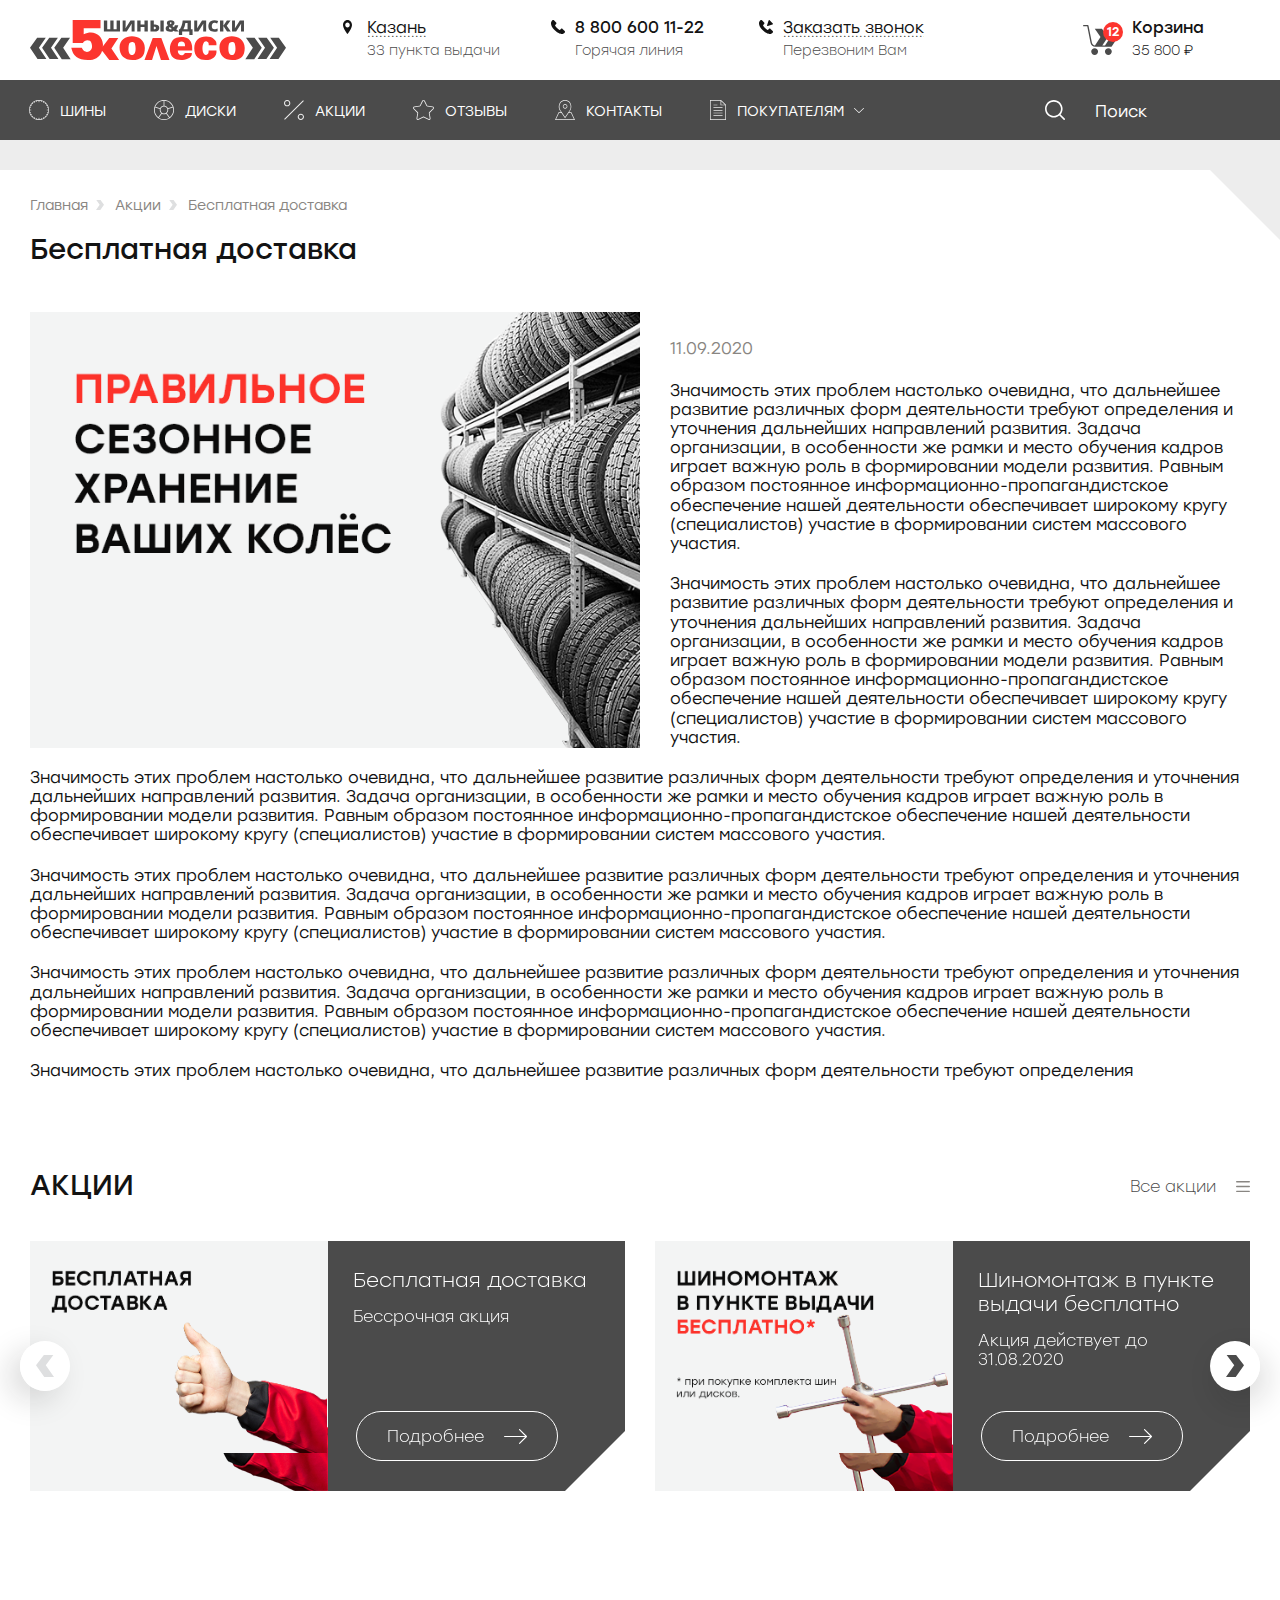
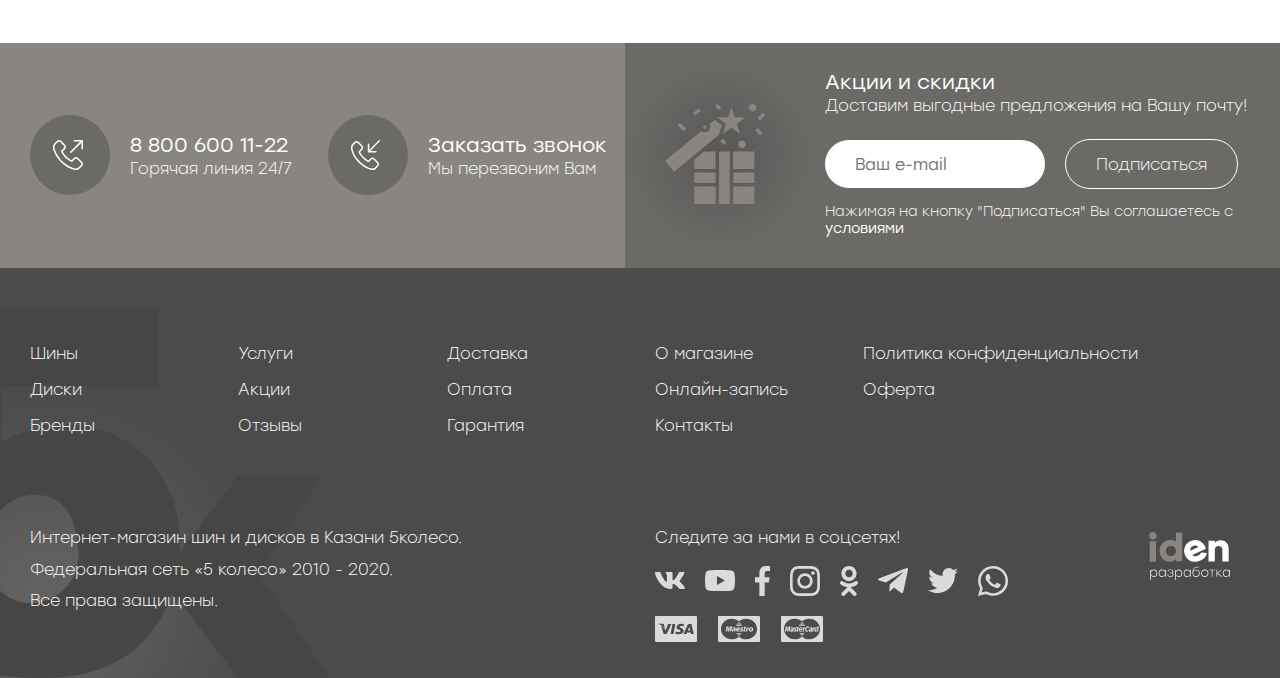
<file: stock-detail.html>
<!DOCTYPE html>
<html lang="ru">
<head>
  <meta charset="UTF-8">
  <meta name="viewport" content="width=device-width, initial-scale=1.0, shrink-to-fit=no">
  
  <title>5koleso</title>

  <!-- other styles -->
  <link href="https://fonts.googleapis.com/css2?family=Rubik:wght@300;400;500;700&display=fallback" rel="stylesheet">
  <link rel="stylesheet" href="js/ion/ion.rangeSlider.min.css">
  <link rel="stylesheet" href="fonts/stolzl/stolzl.css">
  <link rel="stylesheet" href="css/bootstrap.min.css">
  <link rel="stylesheet" href="css/swiper.min.css">

  <!-- common styles -->
  <link rel="stylesheet" href="css/style.css">
  <link rel="stylesheet" href="css/media.css">

  <script src="js/jquery.min.js"></script>
  <script src="js/bootstrap.bundle.min.js"></script>
  <script src="js/swiper.min.js"></script>
  <script src="js/ion/ion.rangeSlider.min.js"></script>
</head>
<body>
  <div class="header">
    <div class="container">
      <div class="row">
        <div class="col-3">
          <a href="/" class="header-logo">
            <img src="images/logos/1.svg" alt="5koleso">
          </a>
        </div>
        <div class="col-2">
          <div class="header-info">
            <div class="header-info-icon"><img src="images/pin.svg" alt=""></div>
            <div class="header-info-body">
              <a href="javascript:void(0)" class="header-info-link header-info-link-city">
                <span class="header-info-link-name">Казань</span>
              </a>
              <div class="header-info-desc">33 пункта выдачи</div>
            </div>
          </div>
        </div>
        <div class="col-2">
          <div class="header-info">
            <div class="header-info-icon"><img src="images/phone.svg" alt=""></div>
            <div class="header-info-body">
              <a href="tel:88006001122" class="header-info-link header-info-link-tel">
                <span class="header-info-link-name">8 800 600 11-22</span>
              </a>
              <div class="header-info-desc">Горячая линия</div>
            </div>
          </div>
        </div>
        <div class="col-3">
          <div class="header-info">
            <div class="header-info-icon"><img src="images/callback.svg" alt=""></div>
            <div class="header-info-body">
              <a href="javascript:void(0)" class="header-info-link header-info-link-callback" data-toggle="modal" data-target="#callModal">
                <span class="header-info-link-name">Заказать звонок</span>
              </a>
              <div class="header-info-desc">Перезвоним Вам</div>
            </div>
          </div>
        </div>
        <div class="col-2">
          <a href="javascript:void(0)" class="header-cart cart-has-items" data-items-count="12">
            <span class="header-cart-title">Корзина</span>
            <span class="header-cart-total">35 800 <i class="rub">₽</i></span>
          </a>
        </div>
      </div>
    </div>
  </div>

  <div class="header-fixed-placeholder"></div>
  
  <div class="header-main">
    <div class="container">
      <div class="header-main-inner">
        <a href="/" class="fixed-logo">
          <svg xmlns="http://www.w3.org/2000/svg" xmlns:xlink="http://www.w3.org/1999/xlink" preserveAspectRatio="xMidYMid" width="48" height="40" viewBox="0 0 48 40">
            <defs>
              <style>
                .cls-1 {
                  fill: #ffffff;
                  fill-rule: evenodd;
                }
              </style>
            </defs>
            <path d="M47.998,40.000 L38.116,40.000 L31.770,31.756 L30.865,30.901 C30.618,31.690 30.344,32.392 30.063,32.932 C29.259,34.474 27.473,36.878 25.124,38.130 C22.780,39.381 20.426,40.000 16.768,40.000 C14.144,40.000 11.888,39.750 10.019,39.261 C8.146,38.761 6.547,38.017 5.232,37.028 C1.858,34.499 1.142,31.678 -0.000,27.785 L10.500,27.795 C13.477,34.814 21.093,31.766 20.833,26.301 C20.706,24.328 20.269,22.056 18.661,20.871 C16.959,19.625 13.153,19.696 11.682,23.089 L1.446,23.084 L1.402,-0.001 L29.327,-0.001 L29.327,8.360 L12.481,8.360 L12.471,14.337 C13.707,13.754 14.923,13.318 16.130,13.031 C17.332,12.743 18.523,12.593 19.700,12.593 C26.321,12.593 31.211,17.534 31.765,24.240 C31.799,24.938 31.777,25.644 31.725,26.345 L31.951,26.081 L38.091,18.082 L47.106,18.082 L40.245,28.593 L47.998,40.000 Z" class="cls-1"/>
          </svg>
        </a>

        <div class="fixed-contacts">
          <div class="fixed-contacts-item">
            <a href="javascript:void(0)" class="fixed-contacts-link link-city"> <span>Казань</span></a>
          </div>
          <div class="fixed-contacts-item">
            <a href="tel:88006001122" class="fixed-contacts-link link-tel"> <span>8 800 600 11-22</span></a>
          </div>
        </div>

        <div class="header-nav">
          <div class="header-nav-item">
            <a href="javascript:void(0)" class="header-nav-link">
              <img src="images/nav-icons/1.svg" alt=""><span>Шины</span>
            </a>
          </div>
          <div class="header-nav-item">
            <a href="javascript:void(0)" class="header-nav-link">
              <img src="images/nav-icons/2.svg" alt=""><span>Диски</span>
            </a>
          </div>
          <div class="header-nav-item">
            <a href="javascript:void(0)" class="header-nav-link">
              <img src="images/nav-icons/4.svg" alt=""><span class="fixed-hide">Акции</span>
            </a>
          </div>
          <div class="header-nav-item">
            <a href="javascript:void(0)" class="header-nav-link">
              <img src="images/nav-icons/5.svg" alt=""><span class="fixed-hide">Отзывы</span>
            </a>
          </div>
          <div class="header-nav-item">
            <a href="javascript:void(0)" class="header-nav-link">
              <img src="images/nav-icons/6.svg" alt=""><span class="fixed-hide">Контакты</span>
            </a>
          </div>
          <div class="header-nav-item header-nav-drop">
            <a href="javascript:void(0)" class="header-nav-link">
              <img src="images/nav-icons/7.svg" alt=""><span class="fixed-hide">Покупателям</span>
            </a>
          </div>

          <div class="r-nav">
            <div class="r-nav-item">
              <div class="header-info">
                <div class="header-info-icon"><img src="images/r-pin.svg" alt=""></div>
                <div class="header-info-body">
                  <a href="javascript:void(0)" class="header-info-link header-info-link-city">
                    <span class="header-info-link-name">Казань</span>
                  </a>
                  <div class="header-info-desc">33 пункта выдачи</div>
                </div>
              </div>
            </div>
            <div class="r-nav-item">
              <div class="header-info">
                <div class="header-info-icon"><img src="images/r-phone.svg" alt=""></div>
                <div class="header-info-body">
                  <a href="tel:88006001122" class="header-info-link header-info-link-tel">
                    <span class="header-info-link-name">8 800 600 11-22</span>
                  </a>
                  <div class="header-info-desc">Горячая линия</div>
                </div>
              </div>
            </div>
            <div class="r-nav-item">
              <div class="header-info">
                <div class="header-info-icon"><img src="images/r-callback.svg" alt=""></div>
                <div class="header-info-body">
                  <a href="javascript:void(0)" class="header-info-link header-info-link-callback" data-toggle="modal" data-target="#callModal">
                    <span class="header-info-link-name">Заказать звонок</span>
                  </a>
                  <div class="header-info-desc">Перезвоним Вам</div>
                </div>
              </div>
            </div>
          </div>
        </div>

        <div class="header-group">
          <form class="header-search">
            <input type="text" class="header-search-input" placeholder="Поиск">
          </form>
  
          <div class="fixed-cart">
            <a href="javascript:void(0)" class="header-cart cart-has-items" data-items-count="12">
              <span class="header-cart-title">Корзина</span>
              <span class="header-cart-total">35 800 <i class="rub">₽</i></span>
            </a>
          </div>
        </div>
      </div>

      <div class="header-main-inner header-main-responsive">
        <a href="/" class="header-responsive-logo">
          <svg xmlns="http://www.w3.org/2000/svg" xmlns:xlink="http://www.w3.org/1999/xlink" preserveAspectRatio="xMidYMid" width="48" height="40" viewBox="0 0 48 40">
            <defs>
              <style>
                .cls-1 {
                  fill: #ffffff;
                  fill-rule: evenodd;
                }
              </style>
            </defs>
            <path d="M47.998,40.000 L38.116,40.000 L31.770,31.756 L30.865,30.901 C30.618,31.690 30.344,32.392 30.063,32.932 C29.259,34.474 27.473,36.878 25.124,38.130 C22.780,39.381 20.426,40.000 16.768,40.000 C14.144,40.000 11.888,39.750 10.019,39.261 C8.146,38.761 6.547,38.017 5.232,37.028 C1.858,34.499 1.142,31.678 -0.000,27.785 L10.500,27.795 C13.477,34.814 21.093,31.766 20.833,26.301 C20.706,24.328 20.269,22.056 18.661,20.871 C16.959,19.625 13.153,19.696 11.682,23.089 L1.446,23.084 L1.402,-0.001 L29.327,-0.001 L29.327,8.360 L12.481,8.360 L12.471,14.337 C13.707,13.754 14.923,13.318 16.130,13.031 C17.332,12.743 18.523,12.593 19.700,12.593 C26.321,12.593 31.211,17.534 31.765,24.240 C31.799,24.938 31.777,25.644 31.725,26.345 L31.951,26.081 L38.091,18.082 L47.106,18.082 L40.245,28.593 L47.998,40.000 Z" class="cls-1"/>
          </svg>
        </a>

        <div class="header-responsive-buttons">
          <a href="tel:88006001122" class="responsive-action responsive-phone"></a>
          <a href="javascript:void(0)" class="responsive-action responsive-search"></a>
          <a href="javascript:void(0)" class="responsive-action responsive-cart"></a>
          <a href="javascript:void(0)" class="responsive-action responsive-nav">
            <div class="header-burger">
              <div class="burger-line line-1"></div>
              <div class="burger-line line-2"></div>
              <div class="burger-line line-3"></div>
            </div>
          </a>
        </div>
      </div>
    </div>
  </div>

  <div class="search-responsive">
    <form class="search-responsive-form">
      <input type="text" class="search-responsive-input" placeholder="Начните вводить...">
    </form>
  </div>

  <div class="page-wrap page-default">
    <div class="container">
      <div class="breadcrumbz">
        <a href="/" class="breadcrumbz-item">Главная</a>
        <a href="javascript:void(0)" class="breadcrumbz-item">Акции</a>
        <a href="javascript:void(0)" class="breadcrumbz-item">Бесплатная доставка</a>
      </div>

      <div class="section-head">
        <div class="section-heading">Бесплатная доставка</div>
      </div>

      <div class="row-stock">
        <img src="images/stocks/large/4.png" alt="" class="stock-img">
        <div class="stock-post-date">11.09.2020</div>
        <p>Значимость этих проблем настолько очевидна, что дальнейшее развитие различных форм деятельности требуют определения и уточнения дальнейших направлений развития. Задача организации, в особенности же рамки и место обучения кадров играет важную роль в формировании модели развития. Равным образом постоянное информационно-пропагандистское обеспечение нашей деятельности обеспечивает широкому кругу (специалистов) участие в формировании систем массового участия.</p>
        <p>Значимость этих проблем настолько очевидна, что дальнейшее развитие различных форм деятельности требуют определения и уточнения дальнейших направлений развития. Задача организации, в особенности же рамки и место обучения кадров играет важную роль в формировании модели развития. Равным образом постоянное информационно-пропагандистское обеспечение нашей деятельности обеспечивает широкому кругу (специалистов) участие в формировании систем массового участия.</p>
        <p>Значимость этих проблем настолько очевидна, что дальнейшее развитие различных форм деятельности требуют определения и уточнения дальнейших направлений развития. Задача организации, в особенности же рамки и место обучения кадров играет важную роль в формировании модели развития. Равным образом постоянное информационно-пропагандистское обеспечение нашей деятельности обеспечивает широкому кругу (специалистов) участие в формировании систем массового участия.</p>
        <p>Значимость этих проблем настолько очевидна, что дальнейшее развитие различных форм деятельности требуют определения и уточнения дальнейших направлений развития. Задача организации, в особенности же рамки и место обучения кадров играет важную роль в формировании модели развития. Равным образом постоянное информационно-пропагандистское обеспечение нашей деятельности обеспечивает широкому кругу (специалистов) участие в формировании систем массового участия.</p>
        <p>Значимость этих проблем настолько очевидна, что дальнейшее развитие различных форм деятельности требуют определения и уточнения дальнейших направлений развития. Задача организации, в особенности же рамки и место обучения кадров играет важную роль в формировании модели развития. Равным образом постоянное информационно-пропагандистское обеспечение нашей деятельности обеспечивает широкому кругу (специалистов) участие в формировании систем массового участия.</p>
        <p>Значимость этих проблем настолько очевидна, что дальнейшее развитие различных форм деятельности требуют определения </p>
      </div>
    </div>
  </div>

  <div class="section stocks stock-stocks">
    <div class="container">
      <div class="section-head-flex">
        <div class="section-heading">Акции</div>
        <a href="javascript:void(0)" class="flex-link link-catalog">Все акции</a>
      </div>

      <div class="stock-slider-wrapper">
        <div class="stock-nav">
          <div class="stock-nav-item stock-prev">
            <img src="images/stocks/prev.svg" alt="">
          </div>
          <div class="stock-nav-item stock-next">
            <img src="images/stocks/next.svg" alt="">
          </div>
        </div>

        <div class="stock-slider swiper-container">
          <div class="swiper-wrapper">
            <div class="swiper-slide stock-slide">
              <div class="stock-slide-col stock-slide-image" style="background-image: url(images/stocks/1.png);">
                <img src="images/stocks/large/1.png" alt="">
              </div>
              <div class="stock-slide-col stock-slide-right">
                <div class="stock-slide-row">
                  <div class="stock-slide-info">Бесплатная доставка</div>
                  <div class="stock-slide-exp">Бессрочная акция</div>
                </div>
                <div class="stock-slide-row">
                  <a href="" class="button-default button-light button-border">Подробнее</a>
                </div>
              </div>
            </div>
            <div class="swiper-slide stock-slide">
              <div class="stock-slide-col stock-slide-image" style="background-image: url(images/stocks/2.png);">
                <img src="images/stocks/large/2.png" alt="">
              </div>
              <div class="stock-slide-col stock-slide-right">
                <div class="stock-slide-row">
                  <div class="stock-slide-info">
                    Шиномонтаж в пункте <br>
                    выдачи бесплатно
                  </div>
                  <div class="stock-slide-exp">Акция действует до 31.08.2020</div>
                </div>
                <div class="stock-slide-row">
                  <a href="" class="button-default button-light button-border">Подробнее</a>
                </div>
              </div>
            </div>
            <div class="swiper-slide stock-slide">
              <div class="stock-slide-col stock-slide-image" style="background-image: url(images/stocks/3.png);">
                <img src="images/stocks/large/3.png" alt="">
              </div>
              <div class="stock-slide-col stock-slide-right">
                <div class="stock-slide-row">
                  <div class="stock-slide-info">
                    Скидка постоянного <br>
                    клиента в подарок <br>
                    к покупке
                  </div>
                  <div class="stock-slide-exp">Бессрочная акция</div>
                </div>
                <div class="stock-slide-row">
                  <a href="" class="button-default button-light button-border">Подробнее</a>
                </div>
              </div>
            </div>
            <div class="swiper-slide stock-slide">
              <div class="stock-slide-col stock-slide-image" style="background-image: url(images/stocks/4.png);">
                <img src="images/stocks/large/4.png" alt="">
              </div>
              <div class="stock-slide-col stock-slide-right">
                <div class="stock-slide-row">
                  <div class="stock-slide-info">
                    Правильное сезонное <br>
                    хранение Ваших колёс
                  </div>
                  <div class="stock-slide-exp">Акция действует до 31.08.2020</div>
                </div>
                <div class="stock-slide-row">
                  <a href="" class="button-default button-light button-border">Подробнее</a>
                </div>
              </div>
            </div>
          </div>
        </div>
      </div>
      

      <script>
        const stockSlider = new Swiper('.stock-slider', {
          slidesPerView: 2,
          spaceBetween: 30,
          loop: true,

          on: {
            init: function () {
              this.el.style.opacity = 1
            }
          },

          navigation: {
            prevEl: '.stock-prev',
            nextEl: '.stock-next'
          },

          breakpoints: {
            0: {
              slidesPerView: 1,
              autoHeight: true
            },
            1200: {
              slidesPerView: 2
            }
          },

          autoplay: {
            delay: 3000
          }
        });
      </script>
    </div>
  </div>

  <div class="section contact">
    <div class="container">
      <div class="row row-contact no-gutters">
        <div class="col-contact">
          <div class="contact-item">
            <div class="contact-icon">
              <img src="images/phone-call.svg" alt="" class="contact-icon-src">
            </div>
            <div class="contact-body">
              <a href="tel:88006001122" class="contact-title">8 800 600 11-22</a>
              <div class="contact-desc">Горячая линия 24/7</div>
            </div>
          </div>
          <div class="contact-item">
            <div class="contact-icon">
              <img src="images/phone-callback.svg" alt="" class="contact-icon-src">
            </div>
            <div class="contact-body">
              <a href="javascript:void(0)" class="contact-title" data-toggle="modal" data-target="#callModal">Заказать звонок</a>
              <div class="contact-desc">Мы перезвоним Вам</div>
            </div>
          </div>
        </div>
        <div class="col-subscribe">
          <form class="contact-form">
            <div class="contact-title">Акции и скидки</div>
            <div class="contact-form-desc">Доставим выгодные предложения на Вашу почту!</div>
            <div class="contact-row">
              <input type="text" class="contact-form-input" placeholder="Ваш e-mail">
              <button class="contact-form-button button-default button-border button-clear">Подписаться</button>
            </div>
            <div class="contact-form-agree">
              Нажимая на кнопку "Подписаться" Вы соглашаетесь с <a class="contact-link" href="javascript:void(0)">условиями</a>
            </div>
          </form>
        </div>
      </div>
    </div>
  </div>

  <div class="footer">
    <div class="container">
      <div class="row row-links">
        <div class="col-md-2 col-6">
          <div class="footer-list">
            <div class="footer-list-item"><a href="javascript:void(0)" class="footer-list-link">Шины</a></div>
            <div class="footer-list-item"><a href="javascript:void(0)" class="footer-list-link">Диски</a></div>
            <div class="footer-list-item"><a href="javascript:void(0)" class="footer-list-link">Бренды</a></div>
          </div>
        </div>
        <div class="col-md-2 col-6">
          <div class="footer-list">
            <div class="footer-list-item"><a href="javascript:void(0)" class="footer-list-link">Услуги</a></div>
            <div class="footer-list-item"><a href="javascript:void(0)" class="footer-list-link">Акции</a></div>
            <div class="footer-list-item"><a href="javascript:void(0)" class="footer-list-link">Отзывы</a></div>
          </div>
        </div>
        <div class="col-md-2 col-6">
          <div class="footer-list">
            <div class="footer-list-item"><a href="javascript:void(0)" class="footer-list-link">Доставка</a></div>
            <div class="footer-list-item"><a href="javascript:void(0)" class="footer-list-link">Оплата</a></div>
            <div class="footer-list-item"><a href="javascript:void(0)" class="footer-list-link">Гарантия</a></div>
          </div>
        </div>
        <div class="col-md-2 col-6">
          <div class="footer-list">
            <div class="footer-list-item"><a href="javascript:void(0)" class="footer-list-link">О магазине</a></div>
            <div class="footer-list-item"><a href="javascript:void(0)" class="footer-list-link">Онлайн-запись</a></div>
            <div class="footer-list-item"><a href="javascript:void(0)" class="footer-list-link">Контакты</a></div>
          </div>
        </div>
        <div class="col-md-3 col-6 col-catalog-product">
          <div class="footer-list">
            <div class="footer-list-item"><a href="javascript:void(0)" class="footer-list-link">Политика конфиденциальности</a></div>
            <div class="footer-list-item"><a href="javascript:void(0)" class="footer-list-link">Оферта</a></div>
          </div>
        </div>
      </div>

      <div class="row row-footer">
        <div class="col-md-6">
          <div class="footer-info">
            <p>Интернет-магазин шин и дисков в Казани 5колесо.</p>
            <p>Федеральная сеть «5 колесо» 2010 - 2020.</p>
            <p>Все права защищены.</p>
          </div>
        </div>
        <div class="col-md-6">
          <div class="footer-col">
            <div class="footer-foollow">
              <div class="footer-follow-title">Следите за нами в соцсетях!</div>
              <div class="footer-follow-list">
                <a href="javascript:void(0)" class="footer-follow-social"><img src="images/socials/vk.svg" alt=""></a>
                <a href="javascript:void(0)" class="footer-follow-social"><img src="images/socials/yt.svg" alt=""></a>
                <a href="javascript:void(0)" class="footer-follow-social"><img src="images/socials/fb.svg" alt=""></a>
                <a href="javascript:void(0)" class="footer-follow-social"><img src="images/socials/ig.svg" alt=""></a>
                <a href="javascript:void(0)" class="footer-follow-social"><img src="images/socials/ok.svg" alt=""></a>
                <a href="javascript:void(0)" class="footer-follow-social"><img src="images/socials/tg.svg" alt=""></a>
                <a href="javascript:void(0)" class="footer-follow-social"><img src="images/socials/tw.svg" alt=""></a>
                <a href="javascript:void(0)" class="footer-follow-social"><img src="images/socials/wa.svg" alt=""></a>
              </div>
            </div>
  
            <div class="footer-payments">
              <img src="images/payments/visa.svg" alt="visa" class="footer-payments-item">
              <img src="images/payments/maestro.svg" alt="maestro" class="footer-payments-item">
              <img src="images/payments/mastercard.svg" alt="mastercard" class="footer-payments-item">
            </div>

            <a href="javascript:void(0)" class="iden-logo iden-logo-abs" style="background-image: url(images/iden-light.svg);"></a>
          </div>
        </div>
      </div>
    </div>
  </div>

  <div class="modal fade" id="callModal" tabindex="-1" role="dialog">
    <div class="modal-dialog modal-dialog-centered modal-dialog-custom">
      <div class="modal-content modal-content-custom">
        <div class="modal-head">
          <div class="modal-heading">Заказать звонок</div>
          <div class="modal-hide" data-dismiss="modal">
            <img src="images/modal-hide.svg" alt="Закрыть">
          </div>
        </div>

        <form class="modal-form">
          <div class="modal-form-row">
            <input type="text" class="modal-form-input" placeholder="Анатолий" required>
          </div>
          <div class="modal-form-row">
            <input type="text" class="modal-form-input" placeholder="+7 (___) ___-__-__" required>
          </div>
          <button class="modal-form-submit button-default button-light button-red-hover button-clear" type="submit">Заказать звонок</button>
          <label class="modal-form-agree">
            <input type="checkbox" class="modal-form-check">
            <span class="modal-form-agree-text">
              Я согласен(-а) с <a href="javascript:void(0)">условиями</a> политики <br>
              конфиденциальности.
            </span>
          </label>
        </form>

      </div>
    </div>
  </div>

  <div class="overlay"></div>

  <script src="js/main.js"></script>
</body>
</html>
</file>
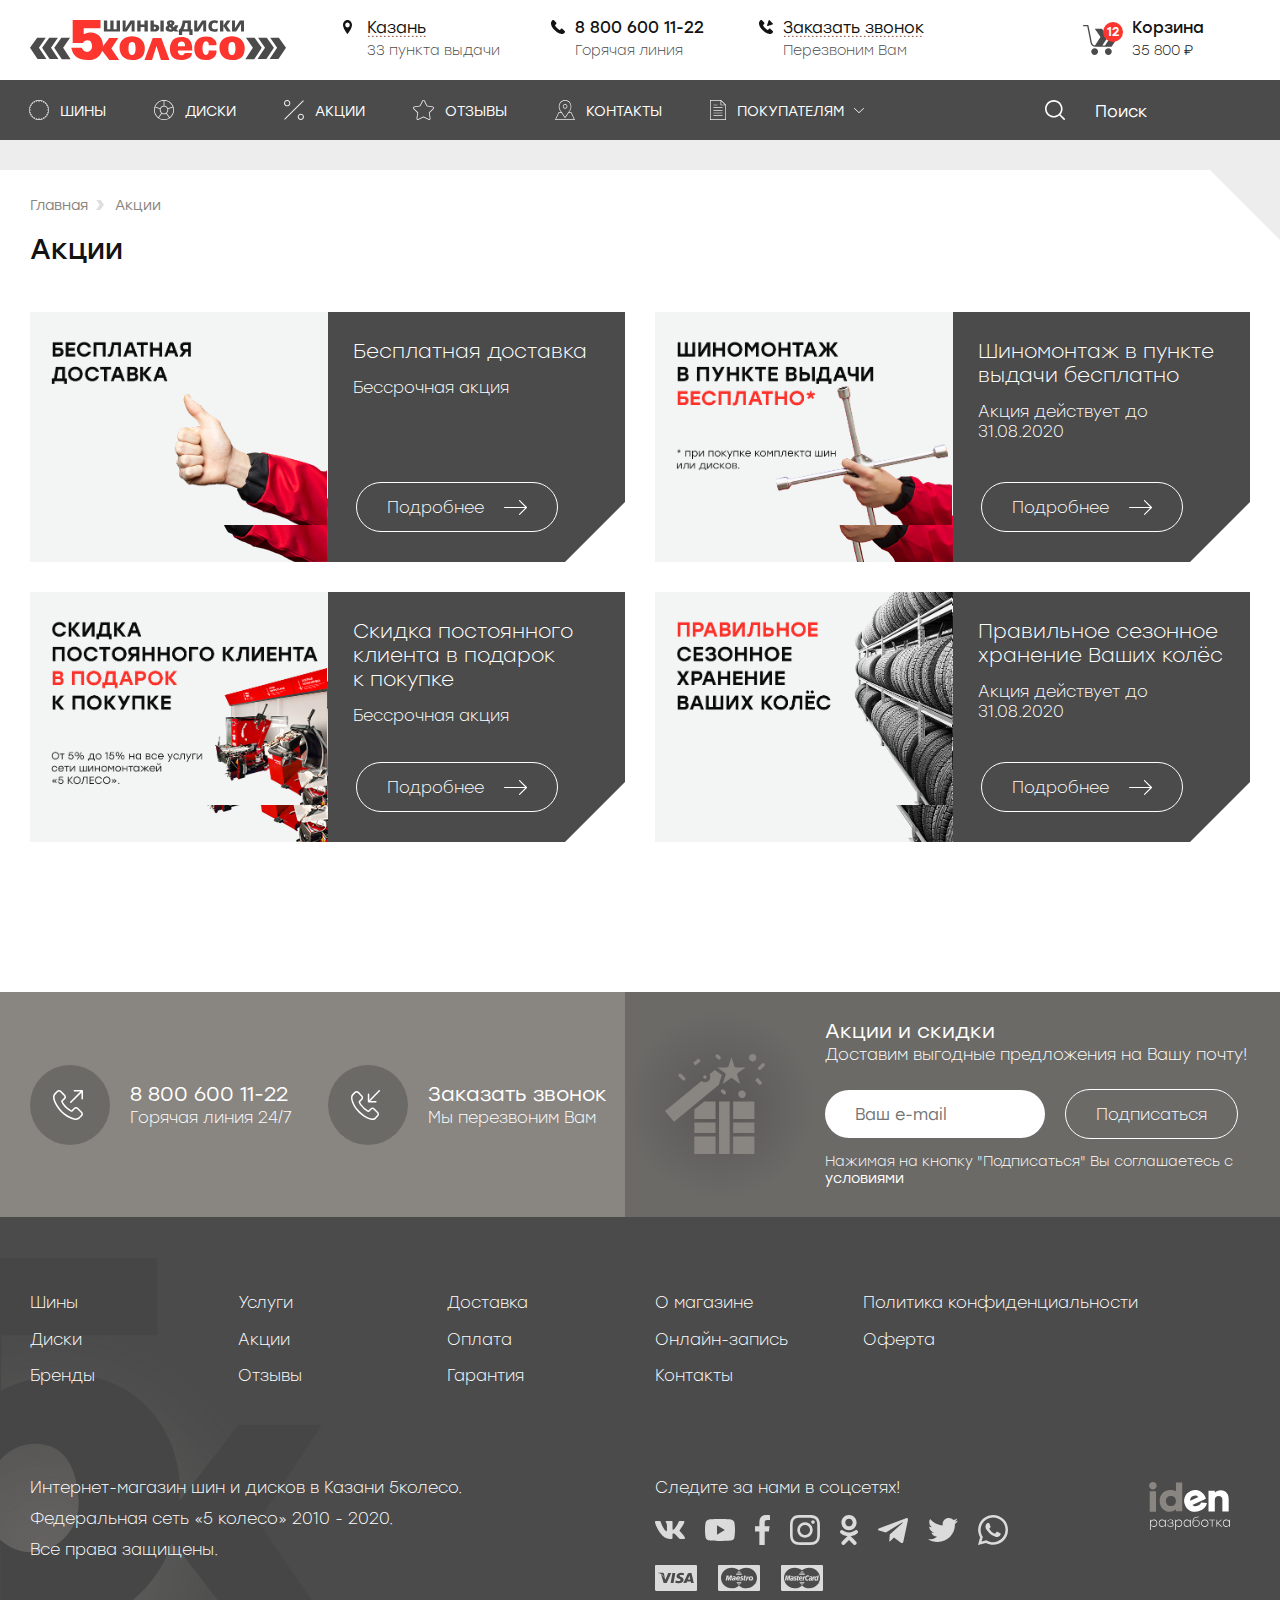
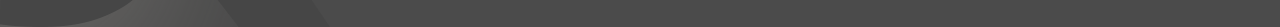
<file: stocks.html>
<!DOCTYPE html>
<html lang="ru">
<head>
  <meta charset="UTF-8">
  <meta name="viewport" content="width=device-width, initial-scale=1.0, shrink-to-fit=no">
  
  <title>5koleso</title>

  <!-- other styles -->
  <link href="https://fonts.googleapis.com/css2?family=Rubik:wght@300;400;500;700&display=fallback" rel="stylesheet">
  <link rel="stylesheet" href="js/ion/ion.rangeSlider.min.css">
  <link rel="stylesheet" href="fonts/stolzl/stolzl.css">
  <link rel="stylesheet" href="css/bootstrap.min.css">
  <link rel="stylesheet" href="css/swiper.min.css">

  <!-- common styles -->
  <link rel="stylesheet" href="css/style.css">
  <link rel="stylesheet" href="css/media.css">

  <script src="js/jquery.min.js"></script>
  <script src="js/bootstrap.bundle.min.js"></script>
  <script src="js/swiper.min.js"></script>
  <script src="js/ion/ion.rangeSlider.min.js"></script>
</head>
<body>
  <div class="header">
    <div class="container">
      <div class="row">
        <div class="col-3">
          <a href="/" class="header-logo">
            <img src="images/logos/1.svg" alt="5koleso">
          </a>
        </div>
        <div class="col-2">
          <div class="header-info">
            <div class="header-info-icon"><img src="images/pin.svg" alt=""></div>
            <div class="header-info-body">
              <a href="javascript:void(0)" class="header-info-link header-info-link-city">
                <span class="header-info-link-name">Казань</span>
              </a>
              <div class="header-info-desc">33 пункта выдачи</div>
            </div>
          </div>
        </div>
        <div class="col-2">
          <div class="header-info">
            <div class="header-info-icon"><img src="images/phone.svg" alt=""></div>
            <div class="header-info-body">
              <a href="tel:88006001122" class="header-info-link header-info-link-tel">
                <span class="header-info-link-name">8 800 600 11-22</span>
              </a>
              <div class="header-info-desc">Горячая линия</div>
            </div>
          </div>
        </div>
        <div class="col-3">
          <div class="header-info">
            <div class="header-info-icon"><img src="images/callback.svg" alt=""></div>
            <div class="header-info-body">
              <a href="javascript:void(0)" class="header-info-link header-info-link-callback" data-toggle="modal" data-target="#callModal">
                <span class="header-info-link-name">Заказать звонок</span>
              </a>
              <div class="header-info-desc">Перезвоним Вам</div>
            </div>
          </div>
        </div>
        <div class="col-2">
          <a href="javascript:void(0)" class="header-cart cart-has-items" data-items-count="12">
            <span class="header-cart-title">Корзина</span>
            <span class="header-cart-total">35 800 <i class="rub">₽</i></span>
          </a>
        </div>
      </div>
    </div>
  </div>

  <div class="header-fixed-placeholder"></div>
  
  <div class="header-main">
    <div class="container">
      <div class="header-main-inner">
        <a href="/" class="fixed-logo">
          <svg xmlns="http://www.w3.org/2000/svg" xmlns:xlink="http://www.w3.org/1999/xlink" preserveAspectRatio="xMidYMid" width="48" height="40" viewBox="0 0 48 40">
            <defs>
              <style>
                .cls-1 {
                  fill: #ffffff;
                  fill-rule: evenodd;
                }
              </style>
            </defs>
            <path d="M47.998,40.000 L38.116,40.000 L31.770,31.756 L30.865,30.901 C30.618,31.690 30.344,32.392 30.063,32.932 C29.259,34.474 27.473,36.878 25.124,38.130 C22.780,39.381 20.426,40.000 16.768,40.000 C14.144,40.000 11.888,39.750 10.019,39.261 C8.146,38.761 6.547,38.017 5.232,37.028 C1.858,34.499 1.142,31.678 -0.000,27.785 L10.500,27.795 C13.477,34.814 21.093,31.766 20.833,26.301 C20.706,24.328 20.269,22.056 18.661,20.871 C16.959,19.625 13.153,19.696 11.682,23.089 L1.446,23.084 L1.402,-0.001 L29.327,-0.001 L29.327,8.360 L12.481,8.360 L12.471,14.337 C13.707,13.754 14.923,13.318 16.130,13.031 C17.332,12.743 18.523,12.593 19.700,12.593 C26.321,12.593 31.211,17.534 31.765,24.240 C31.799,24.938 31.777,25.644 31.725,26.345 L31.951,26.081 L38.091,18.082 L47.106,18.082 L40.245,28.593 L47.998,40.000 Z" class="cls-1"/>
          </svg>
        </a>

        <div class="fixed-contacts">
          <div class="fixed-contacts-item">
            <a href="javascript:void(0)" class="fixed-contacts-link link-city"> <span>Казань</span></a>
          </div>
          <div class="fixed-contacts-item">
            <a href="tel:88006001122" class="fixed-contacts-link link-tel"> <span>8 800 600 11-22</span></a>
          </div>
        </div>

        <div class="header-nav">
          <div class="header-nav-item">
            <a href="javascript:void(0)" class="header-nav-link">
              <img src="images/nav-icons/1.svg" alt=""><span>Шины</span>
            </a>
          </div>
          <div class="header-nav-item">
            <a href="javascript:void(0)" class="header-nav-link">
              <img src="images/nav-icons/2.svg" alt=""><span>Диски</span>
            </a>
          </div>
          <div class="header-nav-item">
            <a href="javascript:void(0)" class="header-nav-link">
              <img src="images/nav-icons/4.svg" alt=""><span class="fixed-hide">Акции</span>
            </a>
          </div>
          <div class="header-nav-item">
            <a href="javascript:void(0)" class="header-nav-link">
              <img src="images/nav-icons/5.svg" alt=""><span class="fixed-hide">Отзывы</span>
            </a>
          </div>
          <div class="header-nav-item">
            <a href="javascript:void(0)" class="header-nav-link">
              <img src="images/nav-icons/6.svg" alt=""><span class="fixed-hide">Контакты</span>
            </a>
          </div>
          <div class="header-nav-item header-nav-drop">
            <a href="javascript:void(0)" class="header-nav-link">
              <img src="images/nav-icons/7.svg" alt=""><span class="fixed-hide">Покупателям</span>
            </a>
          </div>

          <div class="r-nav">
            <div class="r-nav-item">
              <div class="header-info">
                <div class="header-info-icon"><img src="images/r-pin.svg" alt=""></div>
                <div class="header-info-body">
                  <a href="javascript:void(0)" class="header-info-link header-info-link-city">
                    <span class="header-info-link-name">Казань</span>
                  </a>
                  <div class="header-info-desc">33 пункта выдачи</div>
                </div>
              </div>
            </div>
            <div class="r-nav-item">
              <div class="header-info">
                <div class="header-info-icon"><img src="images/r-phone.svg" alt=""></div>
                <div class="header-info-body">
                  <a href="tel:88006001122" class="header-info-link header-info-link-tel">
                    <span class="header-info-link-name">8 800 600 11-22</span>
                  </a>
                  <div class="header-info-desc">Горячая линия</div>
                </div>
              </div>
            </div>
            <div class="r-nav-item">
              <div class="header-info">
                <div class="header-info-icon"><img src="images/r-callback.svg" alt=""></div>
                <div class="header-info-body">
                  <a href="javascript:void(0)" class="header-info-link header-info-link-callback" data-toggle="modal" data-target="#callModal">
                    <span class="header-info-link-name">Заказать звонок</span>
                  </a>
                  <div class="header-info-desc">Перезвоним Вам</div>
                </div>
              </div>
            </div>
          </div>
        </div>

        <div class="header-group">
          <form class="header-search">
            <input type="text" class="header-search-input" placeholder="Поиск">
          </form>
  
          <div class="fixed-cart">
            <a href="javascript:void(0)" class="header-cart cart-has-items" data-items-count="12">
              <span class="header-cart-title">Корзина</span>
              <span class="header-cart-total">35 800 <i class="rub">₽</i></span>
            </a>
          </div>
        </div>
      </div>

      <div class="header-main-inner header-main-responsive">
        <a href="/" class="header-responsive-logo">
          <svg xmlns="http://www.w3.org/2000/svg" xmlns:xlink="http://www.w3.org/1999/xlink" preserveAspectRatio="xMidYMid" width="48" height="40" viewBox="0 0 48 40">
            <defs>
              <style>
                .cls-1 {
                  fill: #ffffff;
                  fill-rule: evenodd;
                }
              </style>
            </defs>
            <path d="M47.998,40.000 L38.116,40.000 L31.770,31.756 L30.865,30.901 C30.618,31.690 30.344,32.392 30.063,32.932 C29.259,34.474 27.473,36.878 25.124,38.130 C22.780,39.381 20.426,40.000 16.768,40.000 C14.144,40.000 11.888,39.750 10.019,39.261 C8.146,38.761 6.547,38.017 5.232,37.028 C1.858,34.499 1.142,31.678 -0.000,27.785 L10.500,27.795 C13.477,34.814 21.093,31.766 20.833,26.301 C20.706,24.328 20.269,22.056 18.661,20.871 C16.959,19.625 13.153,19.696 11.682,23.089 L1.446,23.084 L1.402,-0.001 L29.327,-0.001 L29.327,8.360 L12.481,8.360 L12.471,14.337 C13.707,13.754 14.923,13.318 16.130,13.031 C17.332,12.743 18.523,12.593 19.700,12.593 C26.321,12.593 31.211,17.534 31.765,24.240 C31.799,24.938 31.777,25.644 31.725,26.345 L31.951,26.081 L38.091,18.082 L47.106,18.082 L40.245,28.593 L47.998,40.000 Z" class="cls-1"/>
          </svg>
        </a>

        <div class="header-responsive-buttons">
          <a href="tel:88006001122" class="responsive-action responsive-phone"></a>
          <a href="javascript:void(0)" class="responsive-action responsive-search"></a>
          <a href="javascript:void(0)" class="responsive-action responsive-cart"></a>
          <a href="javascript:void(0)" class="responsive-action responsive-nav">
            <div class="header-burger">
              <div class="burger-line line-1"></div>
              <div class="burger-line line-2"></div>
              <div class="burger-line line-3"></div>
            </div>
          </a>
        </div>
      </div>
    </div>
  </div>

  <div class="search-responsive">
    <form class="search-responsive-form">
      <input type="text" class="search-responsive-input" placeholder="Начните вводить...">
    </form>
  </div>

  <div class="page-wrap page-default">
    <div class="container">
      <div class="breadcrumbz">
        <a href="/" class="breadcrumbz-item">Главная</a>
        <a href="javascript:void(0)" class="breadcrumbz-item">Акции</a>
      </div>

      <div class="section-head">
        <div class="section-heading">Акции</div>
      </div>

      <div class="row row-stocks-list">
        <div class="col-lg-6">
          <div class="stock-slide">
            <div class="stock-slide-col stock-slide-image" style="background-image: url(images/stocks/1.png);">
              <img src="images/stocks/large/1.png" alt="">
            </div>
            <div class="stock-slide-col stock-slide-right">
              <div class="stock-slide-row">
                <div class="stock-slide-info">Бесплатная доставка</div>
                <div class="stock-slide-exp">Бессрочная акция</div>
              </div>
              <div class="stock-slide-row">
                <a href="" class="button-default button-light button-border">Подробнее</a>
              </div>
            </div>
          </div>
        </div>
        <div class="col-lg-6">
          <div class="stock-slide">
            <div class="stock-slide-col stock-slide-image" style="background-image: url(images/stocks/2.png);">
              <img src="images/stocks/large/2.png" alt="">
            </div>
            <div class="stock-slide-col stock-slide-right">
              <div class="stock-slide-row">
                <div class="stock-slide-info">
                  Шиномонтаж в пункте <br>
                  выдачи бесплатно
                </div>
                <div class="stock-slide-exp">Акция действует до 31.08.2020</div>
              </div>
              <div class="stock-slide-row">
                <a href="" class="button-default button-light button-border">Подробнее</a>
              </div>
            </div>
          </div>
        </div>
        <div class="col-lg-6">
          <div class="stock-slide">
            <div class="stock-slide-col stock-slide-image" style="background-image: url(images/stocks/3.png);">
              <img src="images/stocks/large/3.png" alt="">
            </div>
            <div class="stock-slide-col stock-slide-right">
              <div class="stock-slide-row">
                <div class="stock-slide-info">
                  Скидка постоянного <br>
                  клиента в подарок <br>
                  к покупке
                </div>
                <div class="stock-slide-exp">Бессрочная акция</div>
              </div>
              <div class="stock-slide-row">
                <a href="" class="button-default button-light button-border">Подробнее</a>
              </div>
            </div>
          </div>
        </div>
        <div class="col-lg-6">
          <div class="stock-slide">
            <div class="stock-slide-col stock-slide-image" style="background-image: url(images/stocks/4.png);">
              <img src="images/stocks/large/4.png" alt="">
            </div>
            <div class="stock-slide-col stock-slide-right">
              <div class="stock-slide-row">
                <div class="stock-slide-info">
                  Правильное сезонное <br>
                  хранение Ваших колёс
                </div>
                <div class="stock-slide-exp">Акция действует до 31.08.2020</div>
              </div>
              <div class="stock-slide-row">
                <a href="" class="button-default button-light button-border">Подробнее</a>
              </div>
            </div>
          </div>
        </div>
      </div>

    </div>
  </div>

  <div class="section contact">
    <div class="container">
      <div class="row row-contact no-gutters">
        <div class="col-contact">
          <div class="contact-item">
            <div class="contact-icon">
              <img src="images/phone-call.svg" alt="" class="contact-icon-src">
            </div>
            <div class="contact-body">
              <a href="tel:88006001122" class="contact-title">8 800 600 11-22</a>
              <div class="contact-desc">Горячая линия 24/7</div>
            </div>
          </div>
          <div class="contact-item">
            <div class="contact-icon">
              <img src="images/phone-callback.svg" alt="" class="contact-icon-src">
            </div>
            <div class="contact-body">
              <a href="javascript:void(0)" class="contact-title" data-toggle="modal" data-target="#callModal">Заказать звонок</a>
              <div class="contact-desc">Мы перезвоним Вам</div>
            </div>
          </div>
        </div>
        <div class="col-subscribe">
          <form class="contact-form">
            <div class="contact-title">Акции и скидки</div>
            <div class="contact-form-desc">Доставим выгодные предложения на Вашу почту!</div>
            <div class="contact-row">
              <input type="text" class="contact-form-input" placeholder="Ваш e-mail">
              <button class="contact-form-button button-default button-border button-clear">Подписаться</button>
            </div>
            <div class="contact-form-agree">
              Нажимая на кнопку "Подписаться" Вы соглашаетесь с <a class="contact-link" href="javascript:void(0)">условиями</a>
            </div>
          </form>
        </div>
      </div>
    </div>
  </div>

  <div class="footer">
    <div class="container">
      <div class="row row-links">
        <div class="col-md-2 col-6">
          <div class="footer-list">
            <div class="footer-list-item"><a href="javascript:void(0)" class="footer-list-link">Шины</a></div>
            <div class="footer-list-item"><a href="javascript:void(0)" class="footer-list-link">Диски</a></div>
            <div class="footer-list-item"><a href="javascript:void(0)" class="footer-list-link">Бренды</a></div>
          </div>
        </div>
        <div class="col-md-2 col-6">
          <div class="footer-list">
            <div class="footer-list-item"><a href="javascript:void(0)" class="footer-list-link">Услуги</a></div>
            <div class="footer-list-item"><a href="javascript:void(0)" class="footer-list-link">Акции</a></div>
            <div class="footer-list-item"><a href="javascript:void(0)" class="footer-list-link">Отзывы</a></div>
          </div>
        </div>
        <div class="col-md-2 col-6">
          <div class="footer-list">
            <div class="footer-list-item"><a href="javascript:void(0)" class="footer-list-link">Доставка</a></div>
            <div class="footer-list-item"><a href="javascript:void(0)" class="footer-list-link">Оплата</a></div>
            <div class="footer-list-item"><a href="javascript:void(0)" class="footer-list-link">Гарантия</a></div>
          </div>
        </div>
        <div class="col-md-2 col-6">
          <div class="footer-list">
            <div class="footer-list-item"><a href="javascript:void(0)" class="footer-list-link">О магазине</a></div>
            <div class="footer-list-item"><a href="javascript:void(0)" class="footer-list-link">Онлайн-запись</a></div>
            <div class="footer-list-item"><a href="javascript:void(0)" class="footer-list-link">Контакты</a></div>
          </div>
        </div>
        <div class="col-md-3 col-6 col-catalog-product">
          <div class="footer-list">
            <div class="footer-list-item"><a href="javascript:void(0)" class="footer-list-link">Политика конфиденциальности</a></div>
            <div class="footer-list-item"><a href="javascript:void(0)" class="footer-list-link">Оферта</a></div>
          </div>
        </div>
      </div>

      <div class="row row-footer">
        <div class="col-md-6">
          <div class="footer-info">
            <p>Интернет-магазин шин и дисков в Казани 5колесо.</p>
            <p>Федеральная сеть «5 колесо» 2010 - 2020.</p>
            <p>Все права защищены.</p>
          </div>
        </div>
        <div class="col-md-6">
          <div class="footer-col">
            <div class="footer-foollow">
              <div class="footer-follow-title">Следите за нами в соцсетях!</div>
              <div class="footer-follow-list">
                <a href="javascript:void(0)" class="footer-follow-social"><img src="images/socials/vk.svg" alt=""></a>
                <a href="javascript:void(0)" class="footer-follow-social"><img src="images/socials/yt.svg" alt=""></a>
                <a href="javascript:void(0)" class="footer-follow-social"><img src="images/socials/fb.svg" alt=""></a>
                <a href="javascript:void(0)" class="footer-follow-social"><img src="images/socials/ig.svg" alt=""></a>
                <a href="javascript:void(0)" class="footer-follow-social"><img src="images/socials/ok.svg" alt=""></a>
                <a href="javascript:void(0)" class="footer-follow-social"><img src="images/socials/tg.svg" alt=""></a>
                <a href="javascript:void(0)" class="footer-follow-social"><img src="images/socials/tw.svg" alt=""></a>
                <a href="javascript:void(0)" class="footer-follow-social"><img src="images/socials/wa.svg" alt=""></a>
              </div>
            </div>
  
            <div class="footer-payments">
              <img src="images/payments/visa.svg" alt="visa" class="footer-payments-item">
              <img src="images/payments/maestro.svg" alt="maestro" class="footer-payments-item">
              <img src="images/payments/mastercard.svg" alt="mastercard" class="footer-payments-item">
            </div>

            <a href="javascript:void(0)" class="iden-logo iden-logo-abs" style="background-image: url(images/iden-light.svg);"></a>
          </div>
        </div>
      </div>
    </div>
  </div>

  <div class="modal fade" id="callModal" tabindex="-1" role="dialog">
    <div class="modal-dialog modal-dialog-centered modal-dialog-custom">
      <div class="modal-content modal-content-custom">
        <div class="modal-head">
          <div class="modal-heading">Заказать звонок</div>
          <div class="modal-hide" data-dismiss="modal">
            <img src="images/modal-hide.svg" alt="Закрыть">
          </div>
        </div>

        <form class="modal-form">
          <div class="modal-form-row">
            <input type="text" class="modal-form-input" placeholder="Анатолий" required>
          </div>
          <div class="modal-form-row">
            <input type="text" class="modal-form-input" placeholder="+7 (___) ___-__-__" required>
          </div>
          <button class="modal-form-submit button-default button-light button-red-hover button-clear" type="submit">Заказать звонок</button>
          <label class="modal-form-agree">
            <input type="checkbox" class="modal-form-check">
            <span class="modal-form-agree-text">
              Я согласен(-а) с <a href="javascript:void(0)">условиями</a> политики <br>
              конфиденциальности.
            </span>
          </label>
        </form>

      </div>
    </div>
  </div>

  <div class="overlay"></div>

  <script src="js/main.js"></script>
</body>
</html>
</file>
<file: fonts/stolzl/stolzl.css>
@font-face {
    font-family: "Stolzl-Webfont";
    src: url(stolzl-light.otf) format("opentype");
    font-weight: 200;
    font-display: fallback;
}

@font-face {
    font-family: "Stolzl-Webfont";
    src: url(stolzl-book.otf) format("opentype");
    font-weight: 500;
    font-display: fallback;
}

@font-face {
    font-family: "Stolzl-Webfont";
    src: url(stolzl-regular.otf) format("opentype");
    font-weight: normal;
    font-display: fallback;
}

@font-face {
    font-family: "Stolzl-Webfont";
    src: url(stolzl-medium.otf) format("opentype");
    font-weight: 600;
    font-display: fallback;
}

@font-face {
    font-family: "Stolzl-Webfont";
    src: url(stolzl-bold.otf) format("opentype");
    font-weight: bold;
    font-display: fallback;
}
</file>
<file: css/style.css>
:root {
  --stolzl: "Stolzl-Webfont", sans-serif;
  --rubik:  "Rubik";
  --light:  200;
  --book:   500;

  --global-bg-color: #ededed;
  --modal-padding: 30px;
  --modal-margin: -30px;
  --photo-size: 200px;

  /* colors */
  /* --accent: #192d6b; */
  --accent: #192d6b;
  --accent-hover: #2A3F80;
  --dark: #131313;
  --dark-light: #4b4b4b;
  --red-bright: #f41e17;
  --red-light: #fc352e;
}

input,
textarea {
  -webkit-appearance: none;
}

/* overlay masks */
[class*=state-] {
  overflow: hidden;
}

[class*=state-] .overlay {
  display: block;
}
/* overlay masks */

::-webkit-scrollbar {
  width: 5px;
  height: 5px;
}
::-webkit-scrollbar-button {
  width: 0px;
  height: 0px;
}
::-webkit-scrollbar-thumb {
  background: #898682;
  border: 0px none #ffffff;
  border-radius: 50px;
}
::-webkit-scrollbar-thumb:hover {
  background: var(--red-light);
}
::-webkit-scrollbar-thumb:active {
  background: var(--red-light);
}
::-webkit-scrollbar-track {
  background: #e2e2e2;
  border: 0px none #ffffff;
  border-radius: 50px;
}
::-webkit-scrollbar-track:hover {
  background: #e2e2e2;
}
::-webkit-scrollbar-track:active {
  background: #e2e2e2;
}
::-webkit-scrollbar-corner {
  background: transparent;
}

:focus { outline: none !important }

body {
  font-size: 16px;
  font-family: var(--stolzl);
  font-weight: var(--light);
  line-height: 1.2;
  background-color: var(--global-bg-color);
  color: var(--dark)
}

svg,
img {
  max-width: 100%;
}

.container {
  padding-left: 30px;
  padding-right: 30px;
}

.row-custom {
  margin-left: -30px;
  margin-right: -30px;
}

/* .row {
  margin-left: -30px;
}

[class*=col-]:first-child {
  padding-left: 30px;
} */

.header > .container {
  padding-top: 20px;
  padding-bottom: 20px;
  background-color: white;
}

.header-info {
  line-height: 1;
  display: flex;
  align-items: flex-start;
}

.header-info:hover .header-info-link {
  color: var(--red-light)
}

.header-info-icon {
  display: flex;
  align-items: center;

  flex: 0 0 14px;
  max-width: 14px;
  height: 14px;
}

.header-info-body {
  flex: 0 0 calc(100% - 14px);
  max-width: calc(100% - 14px);
  padding-left: 10px;
}

.header-info-link {
  font-weight: var(--book);

  color: var(--dark);

  background-repeat: no-repeat;
  background-position: 0 0;
  position: relative;
  overflow: hidden;
}

.header-info-link:hover {
  text-decoration: none;
  color: var(--accent-hover);
}

.link-light::before,
.about-link::before,
.header-info-link::before {
  position: absolute;
  content: '..............................................';
  bottom: -2px;
  left: 0;
  right: 0;
  font-size: 12px;
  font-weight: var(--book);
  opacity: 0;
  overflow: hidden;
}

.header-info-link-callback::before {
  opacity: 1;
}

.header-info-link:hover::before {
  opacity: 1;
}

.header-info-link-callback:hover::before {
  opacity: 0;
}

.header-info-link-city::before {
  opacity: 1;
}

.header-info-link-city:hover::before {
  opacity: 0;
}

.header-info-link img {
  margin-right: 10px;
}

.header-info-link-tel {
  font-weight: normal;
}

.header-info-desc {
  font-size: 14px;
  color: var(--dark-light);
  margin-top: 8px;
  user-select: none;
}

.header-info-link-city .header-info-link-name {
  position: relative;
}

.header-info-link-city .header-info-link-name::before {

}

/* .about-link::before,
.header-info-link-callback::before {
  background-image: url(../images/dots-dark.png);
  opacity: 1;
} */

.header-cart {
  display: flex;
  flex-direction: column;
  padding-left: 60px;
  line-height: 1;

  background-image: url(../images/cart.svg);
  background-repeat: no-repeat;
  background-position: 11px 5px;
}

.header-cart:hover {
  text-decoration: none;
}

.header-cart-title {
  font-weight: normal;
  color: var(--dark);
  margin-bottom: 8px;
}

.header-cart-total {
  font-size: 14px;
  color: var(--dark)
}

.cart-has-items {
  position: relative;
}

.cart-has-items::before {
  position: absolute;
  content: attr(data-items-count);
  top: 2px;
  left: 31px;

  width: 20px;
  height: 20px;

  border-radius: 50%;
  background-color: var(--red-light);

  display: flex;
  justify-content: center;
  align-items: center;

  font-size: 12px;
  font-weight: 600;

  color: #fff
}

i.rub {
  font-style: normal;
  font-family: var(--rubik);
}

.header-main {
  margin-bottom: 30px;
}

.header-main-inner {
  margin-left: -30px;
  margin-right: -30px;
  background-color: var(--dark-light);
  display: flex;
  justify-content: space-between;
}

.header-nav {
  display: flex;
}

.header-nav-link {
  display: flex;
  align-items: center;
  padding: 20px 19px 20px 29px;
  text-transform: uppercase;
  color: white;

  transition: all .15s ease;
}

.header-nav-link:hover {
  background-color: var(--dark);
  color: white;
  text-decoration: none;
}

.header-nav-link span {
  font-weight: var(--book);
  margin-left: 11px;
  position: relative;
  top: 2px;
}

.header-nav-drop .header-nav-link {
  background-image: url(../images/nav-icons/nav-arrow-down.svg);
  background-repeat: no-repeat;
  background-position: calc(100% - 10px) 51%;
  padding-right: 30px;
}

.header-search {
  flex: 0 0 235px;
  max-width: 235px;
  height: 100%;
}

.header-search-input {
  color: white;
  width: 100%;
  height: 100%;
  border: none;
  padding: 3px 0px 0px 50px;
  background-image: url(../images/nav-icons/nav-search.svg);
  background-repeat: no-repeat;
  background-position: 0 50%;

  background-color: transparent;
  font-weight: var(--book);
}

.header-search-input::placeholder {
  color: white;
}

.slider-main {
  height: 500px;
  background-color: #f3f4f4;
}

.slider-section > .container {
  position: relative;
}

.slider-section > .container::before {
  position: absolute;
  content: '';
  height: 200px;
  bottom: 30px;
  left: 100px;
  right: 100px;
  box-shadow: 0 0 100px 0 rgba(0,0,0, .2);
}

.slider-section-podbor {
  padding: 35px 30px 30px;
  background-color: white;
  height: 100%;
  position: relative;

  background-image: url(../images/shina.jpg);
  background-position: calc(100% - 77px) 0;
  background-repeat: no-repeat;
}

.slider-section-podbor::before {
  position: absolute;
  content: '';
  top: 0;
  right: 0;

  width: 0;
  height: 0;
  border-style: solid;
  border-width: 0 70px 70px 0;
  border-color: transparent var(--global-bg-color) transparent transparent;
}

.main-slide-title {
  font-weight: 600;
  font-size: 40px;
  text-transform: uppercase;
}

.main-slide-title span {
  color: var(--red-light)
}

.main-slide-info {
  font-size: 18px;
  margin-top: 35px;
}

.main-slide {
  padding: 38px 30px 30px;
  display: flex;
  flex-direction: column;
  justify-content: space-between;

  background-repeat: no-repeat;
  background-position: 100% 100%;
}

.button-default {
  display: inline-flex;
  padding: 16px 73px 15px 30px;
  background-color: #dedfe0;
  color: var(--dark);
  font-weight: var(--light);
  border-radius: 30px;
  cursor: pointer;
  border: none;

  background-image: url(../images/button-arrow-bw.svg);
  background-repeat: no-repeat;
  background-position: calc(100% - 30px) 52%;

  transition: background-color .2s ease, color .2s ease;
}

.button-default:hover {
  text-decoration: none;
  color: white;
  background-color: var(--red-light);
  background-image: url(../images/button-arrow.svg);
}

.button-default:active {
  background-color: var(--red-bright);
}

.button-red {
  background-color: var(--red-light);
  background-image: url(../images/button-arrow.svg);
  color: white
}

.button-red:hover {
  background-color: var(--red-bright);
}

.button-red:focus {
  background-color: var(--red-bright);
}

.swiper-container {
  transition: all .5s ease-in-out;
  opacity: 0;
}

/* .main-slide-4 {
  background-position: calc(100% - 70px) 100%;
} */

.slider-main-pagination {
  width: 50px;
  height: 50px;

  border-radius: 50%;
  background-color: white;
  
  position: absolute;
  bottom: 30px;
  right: 30px;
  left: auto;
  top: auto;

  color: inherit;

  z-index: 1;

  text-align: center;
  line-height: 52px;
}

.customize-form-select {
  display: flex;
  flex-wrap: wrap;
  margin-bottom: 31px;
}

.customize-form-select-by .customize-form-item.active span,
.customize-form-select-by .customize-form-item:hover span {
  border-width: 1px;
}

.customize-form-item {
  font-size: 20px;
  font-weight: normal;
  margin-right: 48px;
  color: #898682;
}

.customize-form-item.active,
.customize-form-item:hover {
  color: var(--dark);
  text-decoration: none;
}

.customize-form-item span {
  border-bottom: 2px solid transparent;
}

.customize-form-item.active span,
.customize-form-item:hover span {
  border-bottom: 2px solid var(--dark);
}

.customize-form-select-by .customize-form-item {
  font-size: 16px;
  font-weight: var(--book);
}

.customize-form-hint {
  margin-left: 6px;
  filter: grayscale(100%);
  opacity: 0.5;

  transition: all .3s ease;
}

.customize-form-item.active .customize-form-hint,
.customize-form-item:hover .customize-form-hint {
  opacity: 1;
  filter: grayscale(0%)
}

.form-props-select {
  display: flex;
  flex-wrap: wrap;
  align-items: center;

  margin-left: -15px;
  margin-right: -15px;
}

.form-props-list {
  flex: 0 0 33.333333%;
  max-width: 33.333333%;
  margin-bottom: 30px;
  padding-left: 15px;
  padding-right: 15px;

  position: relative;
}

.form-props-list[data-divider]::before {
  position: absolute;
  content: attr(data-divider);
  top: 33%;
  right: -9px;
  width: 19px;
  height: 19px;
  text-align: center;
  color: var(--dark-light);
}

.form-props-list-inner {
  border: 1px solid #d4d4d4;
  color: var(--dark-light);
  border-radius: 5px;

  font-weight: 500;

  padding: 15px 20px 14px;

  background-image: url(../images/input-arrow-default.svg);
  background-repeat: no-repeat;
  background-position: calc(100% - 18px) 56%;

  transition: all .2s ease;
}

.form-props-list-inner.active {
  background-image: url(../images/input-arrow-active.svg);
  border-color: var(--accent);
  color: var(--accent)
}

.form-props-list.active .form-props-list-inner {
  border-bottom-left-radius: 0;
  border-bottom-right-radius: 0;
  background-position-y: 130%;
}

.form-props-list:hover {
  border-color: var(--dark-light);
  cursor: pointer
}

.form-props-list:last-child {
  margin-right: 0;
}

.form-props-drop {
  display: none;
  position: absolute;
  top: calc(100% - 1px);
  left: 15px;
  right: 15px;

  overflow: hidden;

  border: 1px solid #d4d4d4;
  color: var(--dark-light);
  border-bottom-left-radius: 5px;
  border-bottom-right-radius: 5px;
  background-color: #fff;

  z-index: 2;
}

.form-props-drop-select {
  padding: 10px 20px;
  font-weight: 500;
}

.form-props-drop-select:hover {
  background-color: #f4f4f4;
}

.form-props {
  margin-top: 80px;
}

.form-props-check {
  display: flex;
}

.form-props-check-item {
  flex: 0 0 calc(25% + 1px);
  max-width: calc(25% + 1px);
  padding: 0;
  margin: 0 0 0 -1px;
}

.form-props-check-type {
  display: none;
  appearance: none;
  -webkit-appearance: none;
  position: absolute;
}

.form-props-check-name {
  border: 1px solid #d4d4d4;
  padding: 15px 20px 14px;
  position: relative;
  font-weight: var(--book);

  text-align: center;
}

.form-props-check-type:checked + .form-props-check-name {
  border-color: var(--red-light);
  color: var(--red-light);
  z-index: 1;
}

.form-props-check-name:hover {
  border-color: var(--red-light);
  color: var(--red-light);
  z-index: 1;
  cursor: pointer;
}

.form-props-check-item:first-child .form-props-check-name {
  border-top-left-radius: 5px;
  border-bottom-left-radius: 5px;
}

.form-props-check-item:last-child .form-props-check-name {
  border-top-right-radius: 5px;
  border-bottom-right-radius: 5px;
}

.customize-form-footer {
  /* margin-top: 99px; */
  display: flex;
  justify-content: space-between;

  position: absolute;
  bottom: 30px;
  left: 30px;
  right: 30px;
}

.button-menu {
  padding: 14px 62px 15px 29px;
  background-color: transparent;
  border: 1px solid #d4d4d4;
  color: var(--dark-light);
  font-weight: var(--light);

  background-image: url(../images/btn-burger.svg);
}

.button-menu:hover {
  color: white;
  border-color: var(--red-light);
  background-color: var(--red-light);

  background-image: url(../images/btn-burger-hover.svg);
}

.section-features > .container {
  padding-top: 80px;
}

.section > .container {
  background-color: #fff;
}

.col-feature {
  flex: 0 0 23.5%;
  max-width: 23.5%;
}

.feature-item {
  padding-left: 26px;
  display: flex;
  align-items: center;
  height: 100%;
}

.feature-name {
  font-size: 20px;
  font-weight: var(--book);
  margin-bottom: 9px;
}

.feature-body {
  padding-left: 28px;
}

.row-justify {
  justify-content: space-between;
}

.row-buy {
  padding-top: 141px;
}

.section-heading {
  margin: 0;
  font-weight: normal;
  text-transform: uppercase;
  font-size: 36px;
}

.section-head-flex {
  display: flex;
  justify-content: space-between;
  align-items: center;
}

.flex-link {
  color: var(--dark-light);
  
  
  background-position: 100% 4px;
  background-repeat: no-repeat;
}

.flex-link:hover {
  text-decoration: none;
  color: var(--red-light);
}

.link-catalog {
  padding-right: 34px;
  background-image: url(../images/catalog-burger-link.svg);
}

.link-catalog:hover {
  background-image: url(../images/catalog-burger-link-hover.svg);
}

.link-brands {
  background-position: right 50%;
  background-image: url(../images/button-arrow-bw.svg);
  padding-right: 43px;
}

.link-brands:hover {
  background-image: url(../images/button-arrow-red.svg);
}

.row-buy-product {
  padding-top: 42px;
}

.buy-product-item {
  display: flex;
  border: 1px solid #dedfe0;
  margin-left: -1px;
  padding: 24px;

  position: relative;

  box-shadow: 0 0 0 0 rgba(0,0,0, 0);

  transition: all .2s ease;
}

.buy-product-item:hover {
  box-shadow: 0 0 50px 0 rgba(0,0,0, .1);
  border-color: transparent;
  z-index: 1;
}

.buy-product-item:hover .button-default {
  background-color: var(--red-bright);
  color: #fff;
  background-image: url(../images/button-arrow.svg);
}

.buy-product-item .button-default:hover {
  background-color: var(--red-light);
}

.buy-product-photo {
  flex: 0 0 var(--photo-size);
  max-width: var(--photo-size);
  height: var(--photo-size);

  background-position: center center;
  background-repeat: no-repeat;
  background-size: cover;
}

.buy-product-body {
  flex: 0 0 calc(100% - 200px);
  max-width: calc(100% - 200px);
  padding: 0 4px 4px 40px;
  display: flex;
  flex-direction: column;
  justify-content: space-between;
}

.buy-product-name {
  font-size: 20px;
  font-weight: var(--book);
  margin-bottom: 13px;
}

.buy-product-name img {
  margin-left: 5px;
  margin-right: 0px;
}

.buy-product-foot {
  display: flex;
  justify-content: space-between;
  align-items: flex-end;
}

.buy-product-deli {
  font-size: 12px;
  font-weight: var(--book);
  margin-bottom: 15px;
  text-align: center;
  color: var(--red-light)
}

.buy-product-price {
  font-size: 18px;
  font-weight: normal;
  padding-bottom: 10px;
}

.buy-product-price span {
  font-size: 24px;
  margin-left: 4px;
}

.buy-product-price i {
  font-weight: 500;
}

.row-brands {
  justify-content: space-between;
  align-items: center;
  margin-top: 50px;
}

.col-brands-slider {
  flex: 0 0 calc(100% - 228px);
  max-width: calc(100% - 228px);

  padding-left: 15px;
}

.col-flex-link {
  padding-right: 15px;
}

.row-service {
  padding-top: 151px;
}

.service-slider {
  margin-top: 32px;
  padding-top: 40px;
}

.service-slide {
  background-color: #f2f2f2;
  position: relative;
  text-align: center;
  min-height: 286px;
  padding-top: 90px;

  color: var(--dark) !important;
  text-decoration: none !important;
}

.service-image {
  position: absolute;
  top: -30px;
  left: 50%;
  transform: translateX(-50%)
}

.service-name {
  font-weight: var(--book);
  font-size: 20px;
  margin-bottom: 24px;
}

.service-arrow {
  display: inline-flex;
  justify-content: center;
  margin-top: 46px;

  position: relative;
}

.service-arrow img {
  position: relative;
  opacity: 0;

  transition: all .1s ease;
}

.service-arrow::before {
  position: absolute;
  content: '';
  top: 7px;
  left: 0;
  right: 0;
  height: 1px;
  border-bottom: 1px solid #e2e2e2;
  box-sizing: content-box;

  background-color: #898682;
}

.service-slide:hover .service-arrow img {
  opacity: 1;
}

.stocks > .container {
  padding-top: 101px;
}

.stock-slide {
  height: 250px;
}

.stock-slide {
  display: flex;
  background-color: var(--dark-light);
}

.stock-slide-col {
  flex: 0 0 50%;
  max-width: 50%;
  

  
}

.stock-slide-col:nth-child(2) {
  display: flex;
  flex-direction: column;
  justify-content: space-between;
  padding: 30px 0px 22px 25px;
}

.stock-slide-image {
  background-position: right bottom;
  background-repeat: no-repeat;
  /* background-size: 38%; */
  background-color: #f3f4f4;
}

.stock-slide-right {
  color: #fff;
  position: relative;
}

.stock-slide-right::before {
  position: absolute;
  content: '';
  bottom: 0;
  right: 0;

  width: 0;
  height: 0;
  border-style: solid;
  border-width: 0 0 60px 60px;
  border-color: transparent transparent #ffffff transparent;
  line-height: 0;
  _border-color: #000000 #000000 #ffffff #000000;
  _filter: progid:DXImageTransform.Microsoft.Chroma(color='#000000');
}

.stock-slider {
  margin-top: 38px;
}

.stock-slide-title {
  font-size: 23.86px;
  font-weight: 600;
  text-transform: uppercase;
  margin-bottom: 44px;
}

.stock-slide-title span {
  color: var(--red-light)
}

.stock-slide-desc {
  font-size: 12px;
}

.stock-slide-info {
  font-size: 20px;
  margin-bottom: 15px;
  margin-top: -3px;
}

.button-border {
  border:1px solid #fff;
  background-color: transparent;
  color: #fff;

  padding-top: 15px;
  padding-bottom: 14px;

  background-image: url(../images/button-arrow.svg);
}

.button-border:hover {
  background-color: #fff;
  color: var(--dark);

  background-image: url(../images/button-arrow-bw.svg);
}

.stock-slide-row .button-border {
  margin-bottom: 8px;
  margin-left: 3px;
}

.stock-nav {
  position: absolute;
  left: 0;
  right: 0;
  top: 40%;
  z-index: 2;
}

.stock-nav-item {
  display: flex;
  border-radius: 50px;
  cursor: pointer;
  /* box-shadow: 0 0 0 0 rgba(0,0,0, 0); */
  transition: all .13s ease;
}

.stock-next {
  box-shadow: 7px 12px 30px 0 rgba(19, 19, 19, .15);
}

.stock-prev {
  box-shadow: -11.491px 9.642px 30px 0px rgba(19, 19, 19, 0.15);
}

.stock-nav-item:hover {
  
}

.stock-prev {
  position: absolute;
  left: -10px;
}

.stock-next {
  position: absolute;
  right: -10px;
}

.stock-slider-wrapper {
  position: relative;
}

.about > .container {
  padding-top: 142px;
  padding-bottom: 150px;
}

.row-about {
  margin-left: -30px;
  margin-right: -30px;
  padding-top: 80px;
}

/* .col-about {
  padding-left: 15px;
  padding-right: 15px;
} */

.col-about-left {
  flex: 0 0 29%;
  max-width: 29%;
}

.col-about-center {
  flex: 0 0 44.35%;
  max-width: 44.35%;
}

.about-content {
  padding: 23px 19px;
  font-weight: var(--book);
}

.about-content p {
  margin-bottom: 21px;
}

.about-link {
  color: var(--dark);
  position: relative;
}

.about-link:hover {
  color: var(--dark);
  text-decoration: none;
}

.about-link:hover::before {
  opacity: 0;
}

.col-about-right {
  flex: 0 0 26.65%;
  max-width: 26.65%;
  padding-left: 16px;
}

.about-points {
  background-image: url(../images/point-nodes.svg);
  background-position: -11px 58%;
  background-repeat: no-repeat;
  background-color: var(--dark-light);
  color: #fff;
  
  display: flex;
  flex-direction: column;
  justify-content: space-between;

  height: 411px;

  margin-top: -34px;
}

.points-head {
  padding-top: 50px;
  padding-left: 82px;
}

.points-foot {
  padding: 30px 30px 30px 70px;
  display: flex;
  align-items: center;

  padding-left: 70px;
}

.about-points-city {
  padding-left: 20px;
  background-image: url(../images/points-pin.svg);
  background-position: 2px 2px;
  background-repeat: no-repeat;
  color: #fff;

  margin-right: 20px;
}

.about-points-city:hover {
  color: #fff;
  text-decoration: none;
}

.about-points-count-total {
  position: relative;
}

.about-points-count-total::before {
  position: absolute;
  content: attr(data-count);
  top: 0;
  right: 0;
  bottom: 0;
  left: 0;

  display: flex;
  justify-content: center;
  align-items: center;

  font-size: 48px;
  font-weight: normal;
}

.about-points-count {
  display: flex;
  align-items: center;
  text-transform: uppercase;
}

.about-points-title {
  font-size: 20px;
  font-weight: 600;
  padding-left: 19px;
}

.button-clear {
  padding-right: 30px;
  background-image: none;
}

.button-clear:hover {
  background-image: none;
}

.link-light {
  position: relative;
}

/* .link-light::before {
  left: 20px;
  background-image: url(../images/dots-light.png);
  opacity: 1;
} */

.link-light:hover::before {
  opacity: 0;
}

.contact {
  color: #Fff;
}

.row-contact {
  margin-left: -30px;
  margin-right: -30px;
}

.col-contact {
  background-color: #898682;
  flex: 0 0 calc(50% - 15px);
  max-width: calc(50% - 15px);

  display: flex;
  flex-wrap: wrap;

  padding-top: 60px;
  padding-left: 30px !important;
  padding-bottom: 60px;
}

.col-subscribe {
  background-color: #6C6A67;
  flex: 0 0 calc(50% + 15px);
  max-width: calc(50% + 15px);

  background-image: url(../images/gift.svg);
  background-repeat: no-repeat;
  background-position: 0% 50%;

  padding-left: 200px !important;
}

.contact-item {
  display: flex;
  flex: 0 0 50%;
  max-width: 50%;
  align-items: center;
}

.contact-icon {
  flex: 0 0 80px;
  max-width: 80px;
  height: 80px;
  position: relative;
  border-radius: 50%;

  background-color: #6C6A67;

  display: flex;
  justify-content: center;
  align-items: center;
}

.contact-icon::before {
  position: absolute;
  content: '';
  top: 0;
  right: 0;
  bottom: 0;
  left: 0;
  border-radius: 50%;

  transition: all .3s ease;
}

.contact-icon::before {
  box-shadow: 0 0 0 0 rgba(255,255,255, 0);
}

.contact-item:hover .contact-icon::before {
  box-shadow: 9.642px 11.491px 30px 0px rgba(75, 75, 75, 0.35),-10.607px -10.607px 30px 0px rgba(255, 255, 255, 0.15);
}

.contact-title {
  display: inline-flex;
  font-size: 20px;
  font-weight: var(--book);
  color: #fff;

  margin-bottom: 2px;
}

.contact-title:hover {
  color: #fff;
  text-decoration: none;
}

.contact-icon-src {
  margin-right: 4px
}

.contact-body {
  padding-left: 20px;
}

.contact-form {
  padding-top: 27px;
}

.contact-form-input {
  padding: 15px 30px 14px;
  border: none;
  font-weight: var(--book);
  border-radius: 30px;
  width: 53%;

  margin-right: 15px;
}

.contact-form-desc {
  margin-bottom: 24px;
}

.contact-form-agree {
  font-size: 14px;
}

.contact-row {
  margin-bottom: 15px;
}

.contact-link {
  color: #fff;
  font-weight: var(--book);
}

.contact-link:hover {
  color: #fff;
}

.footer > .container {
  background-image: url(../images/5k-footer.png);
  background-position: left bottom;
  background-repeat: no-repeat;
  background-color: var(--dark-light);
  color: #fff;
  padding-top: 76px;
  padding-bottom: 36px;
}

.footer-col {
  position: relative;
}

.footer-list-item {
  margin-bottom: 17px;
}

.footer-list-link {
  color: #fff;
}

.footer-list-link:hover {
  color: #fff;
}

.row-links {
  margin-bottom: 76px;
}

.footer-follow-list {
  margin-top: 18px;
  margin-bottom: 20px;
}

.footer-follow-social {
  margin-right: 15px;
  opacity: 0.8;

  transition: all .15s ease;
}

.footer-follow-social:hover {
  text-decoration: none;
  opacity: 1;
}

.footer-payments-item {
  margin-right: 16px;
  opacity: 0.8;

  transition: all .15s ease;
}

.footer-payments-item:hover {
  opacity: 1;
}

.footer-info p {
  margin-bottom: 12px;
}

.modal-backdrop {
  background-color: var(--dark-light);
}

.modal-dialog-custom {
  max-width: 470px;
}

.modal-content-custom {
  border: none;
  padding-left: var(--modal-padding);
  padding-right: var(--modal-padding);
  padding-bottom: 42px;
}

.modal-head {
  border-bottom: 1px solid #d4d4d4;
  padding: var(--modal-padding);

  margin-left: var(--modal-margin);
  margin-right: var(--modal-margin);

  display: flex;
  align-items: center;
  justify-content: space-between;
}

.modal-heading {
  font-size: 24px;
  font-weight: var(--book);

  line-height: 30px;

  padding-left: 49px;
  color: var(--dark);

  background-image: url(../images/modal-phone.svg);
  background-repeat: no-repeat;
  background-position: 0 0;
}

.modal-hide {
  cursor: pointer;
}

.modal-form {
  margin-top: 49px;
}

.modal-form-row {
  margin-bottom: var(--modal-padding);
}

.modal-form-input {
  padding: 15px 19px 14px;
  border: 1px solid #d4d4d4;
  border-radius: 8px;
  width: 100%;
  font-weight: var(--book);

  transition: all .15s ease;
}

.modal-form-input:focus {
  border-color: var(--accent);
  color: var(--accent)
}

.modal-form-submit {
  width: 100%;
  font-weight: var(--book);
  justify-content: center;
}

.button-red-hover:hover {
  background-color: var(--red-bright);
  color: #fff;
}

.button-red-hover:active {
  background-color: var(--red-light);
  color: #fff;
}

.modal-form-agree {
  margin-top: 20px;
  display: flex;
  align-items: flex-start;
  cursor: pointer;
}

.modal-form-check {
  position: relative;
  appearance: none;
  -webkit-appearance: none;
  flex: 0 0 20px;
  max-width: 20px;
  height: 20px;
  border: 1px solid #d4d4d4;

  border-radius: 4px;

  margin-right: 20px;
}

.modal-form-check::before {
  position: absolute;
  content: '';
  top: 4px;
  left: 2px;

  width: 14px;
  height: 10px;

  background-image: url(../images/modal-check.svg);

  transform: scale(0) rotate(-45deg);
  transition: all .2s ease;
}

.modal-form-check:checked::before {
  transform: scale(1.0) rotate(0deg)
}

.modal-form-agree-text {
  padding-top: 3px;
  font-size: 14px;
  font-weight: var(--book);
}

.modal-form-agree-text a {
  color: var(--accent);
}

.modal-form-agree-text a:hover {
  color: var(--accent)
}

.page-wrap > .container {
  background-color: #fff;
  position: relative;
  background-image: url(../images/razdel/shina.png);
  background-position: calc(100% - 77px) 0;
  background-repeat: no-repeat;
}

.page-wrap > .container::before {
  position: absolute;
  content: '';
  top: 0;
  right: 0;

  width: 0;
  height: 0;
  border-style: solid;
  border-width: 0 70px 70px 0;
  border-color: transparent var(--global-bg-color) transparent transparent;
}

.breadcrumbz {
  padding-top: 28px;
  padding-bottom: 18px;
  display: flex;
  flex-wrap: wrap;
}

.breadcrumbz-item {
  font-size: 14px;
  font-weight: var(--book);
  color: #898682;
  margin-right: 27px;
  position: relative;
}

.breadcrumbz-item::before {
  position: absolute;
  content: '';
  top: 2px;
  right: -16px;
  width: 8px;
  height: 10px;

  background-image: url(../images/razdel/breadcrumbz-arrow.svg);
  background-repeat: no-repeat;
}

.breadcrumbz-item:last-child::before {
  display: none;
}

.breadcrumbz-item:last-child {
  pointer-events: none;
}

.breadcrumbz-item:hover {
  color: #898682;
}

.page-wrap .section-heading {
  text-transform: none;
}

.catalog-slider {
  height: 150px;
  background-color: #f3f4f4;
}

.catalog-col {
  padding-left: 15px;
  padding-right: 15px;
}

.catalog-side {
  flex: 0 0 291px;
  max-width: 291px;
}

.catalog-content {
  flex: 0 0 calc(100% - 291px);
  max-width: calc(100% - 291px);
}

.catalog-wrap {
  margin-top: 34px;
  padding-top: 31px;
  position: relative;
}

.catalog-wrap::before {
  position: absolute;
  content: '';
  left: 15px;
  right: 15px;
  height: 1px;
  top: 0;

  background-color: #ededed;
}

.section-select-auto {
  border-color: #d4d4d4;
  color: #898682;
  padding-left: 18px;
  padding-right: 20px;
  text-align: center;
}

.section-head {
  display: flex;
  justify-content: space-between;
}

.section-select {
  padding-right: 215px;
  margin-top: -13px;
}

.section-select-props {
  margin-right: 15px;
  color: #898682;
}

.section-select-props:hover {
  color: #898682;
  text-decoration: none;
}

/* .section-select-props::before {
  background-image: url(../images/dots-dark.png);
  opacity: .5;
  left: 2px;
  right: 29px;
} */

.section-select-props:hover::before {
  opacity: 0 !important;
}

.filter-reset::before {
  right: 0;
}

.filter-reset::before,
.filter-close::before {
  opacity: 1;
}

.section-select-props img {
  margin-left: 5px;
  filter: grayscale(100%);
  opacity: 0.3;
}

.catalog-slider-slide {
  background-position: right bottom;
  background-repeat: no-repeat;
  padding: 0 30px;

  display: flex;
  flex-direction: column;
  justify-content: center;
}

.catalog-slider-alt {
  display: none;
}

.catalog-slider-title {
  font-size: 36px;
  font-weight: 600;
  text-transform: uppercase;
  margin-bottom: 4px;
  line-height: 1.1;
}

.slide-2 .catalog-slider-title {
  font-size: 30px;
}

.catalog-slider-title span {
  color: var(--red-light)
}

.catalog-slider-dots {
  position: absolute;

  display: flex;
  justify-content: center;
  z-index: 4;
}

.catalog-slider-dots .swiper-pagination-bullet {
  width: 10px;
  height: 10px;
}

.catalog-slider-dots .swiper-pagination-bullet-active {
  background-color: var(--red-light);
}

.catalog-filter {
  background-color: #f5f5f5;
  padding: 26px 20px;
}

.filter-title {
  font-weight: var(--book);
}

.filter-sort {
  margin-top: 26px;
  margin-bottom: 46px;
}

.filter-sort-title {
  font-size: 14px;
  margin-bottom: 9px;
}

.filter-select {
  width: 100%;
  border: 1px solid #d4d4d4;
  background-color: transparent;

  appearance: none;
  -webkit-appearance: none;
  border-radius: 6px;

  padding: 12px 14px 10px;

  font-size: 14px;
  font-weight: inherit;

  background-image: url(../images/razdel/filter-arrow-down.svg);
  background-repeat: no-repeat;
  background-position: calc(100% - 9px) 53%;

  cursor: pointer;
}

.filter-select option {
  font-weight: inherit;
}

.catalog-sort.filter-sort {
  margin-top: 20px;
  margin-bottom: 0;
  display: flex;
  align-items: center;
  justify-content: flex-end;
}
.catalog-sort .filter-sort-title {
  margin-right: 20px;
  margin-bottom: 0;
}
.catalog-sort .filter-select {
  width: 221px;
}

.filter-props {
  margin-top: 20px;
}

.filter-props-row {
  display: flex;
  align-items: center;
  margin-bottom: 10px;
}

.filter-props-item {
  flex: 0 0 41%;
  max-width: 41%;
  font-size: 14px;
}

.filter-props-item:last-child {
  flex: 0 0 59%;
  max-width: 59%;
}

.button-blue {
  background-color: var(--red-light);
  color: #fff;
}

.filter-helper {
  display: flex;
  flex-direction: column;
  align-items: center;

  margin-top: 26px;
}

.filter-helper .section-select-props {
  margin-right: 0;
  font-weight: var(--book);
  color: var(--dark-light)
}

.filter-helper .section-select-props img {
  filter: grayscale(0%);
  opacity: 1;
}

/* .filter-helper .section-select-props::before {
  background-image: url(../images/dots-blue.png);
  opacity: 1;
} */

.filter-helper .section-select-auto {
  margin-top: 20px;
  width: 100%;
  justify-content: center;
}

.filter-item {
  margin-top: 46px;
}

.filter-head {
  position: relative;
  cursor: pointer;
}

.filter-head::before {
  position: absolute;
  content: '';
  width: 12px;
  height: 6px;

  top: 8px;
  right: 0;

  transform: rotate(180deg);

  background-image: url(../images/razdel/filter-arrow-down.svg);
}

.filter-item.active .filter-head::before {
  transform: rotate(0deg)
}

.filter-body {
  display: none;
  margin-top: 26px;
  max-height: 335px;
  overflow-y: auto;
}

.filter-item.active .filter-body {
  display: block;
}

.filter-check-label {
  cursor: pointer;
  margin-bottom: 0;
  display: flex;
  align-items: center;
  font-weight: var(--book);
  color: var(--dark-light);
}

.filter-check-label span {
  position: relative;
  top: 2px;
}

.filter-check-input {
  position: relative;
  appearance: none;
  -webkit-appearance: none;
  width: 20px;
  height: 20px;
  border: 1px solid #d4d4d4;

  border-radius: 4px;

  margin-right: 10px;
}

.filter-check-input::before {
  position: absolute;
  content: '';
  top: 4px;
  left: 2px;

  width: 14px;
  height: 10px;

  background-image: url(../images/modal-check-red.svg);

  transform: scale(0) rotate(-45deg);
  transition: all .2s ease;
}

.filter-check-input:checked::before {
  transform: scale(1.0) rotate(0deg)
}

.filter-check-item {
  margin-bottom: 15px;
}


.irs--round .irs-handle {
  top: 8px;
  width: 24px;
  height: 24px;
  box-shadow: 0 0 10px 0 rgba(0,0,0, .1)
}

.irs--round .irs-handle.state_hover, .irs--round .irs-handle,
.irs--round .irs-handle.state_hover, .irs--round .irs-handle:hover {
  background-color: #fff;
  border: none;

  cursor: pointer;
}

.irs--round .irs-line,
.irs--round .irs-bar {
  height: 11px;
}

.irs--round .irs-bar {
  background-color: var(--red-light);
}

.irs--round .irs-line {
  background-color: #e2e2e2;
}

.irs--round {
  margin-top: -6px;
  margin-bottom: 2px;
}

.irs--round .irs-line, .irs--round .irs-bar {
  top: 15px;
  height: 10px;
  border-radius: 10px;
}

.irs--round .irs-line {
  top: 15px;
}

.filter-input {
  padding: 12px 14px 10px;
  border: 1px solid #d4d4d4;
  border-radius: 6px;
  font-weight: inherit;
  font-size: 14px;
  width: 100%;
  background-color: transparent;
}

.filter-price {
  display: flex;
  justify-content: space-between;
}

.filter-price-item {
  flex: 0 0 calc(50% - 10px);
  max-width: calc(50% - 10px);
}

.filter-show {
  margin-top: 21px;
}

.filter-show .section-select-auto {
  margin-bottom: 20px;
}

.product-list {
  margin-top: 21px
}

.product-item {
  border: 1px solid #dedfe0;
  position: relative;
  padding: 15px 15px 28px;
  margin-left: -1px;
  margin-top: -1px;

  /* height: 425px; */
  height: 100%;

  display: flex;
  flex-direction: column;

  transition: all .2s ease;

  box-shadow: 0px 0px 0 0px rgba(19, 19, 19, 0);
}

.product-item:hover {
  border-color: #fff;
  box-shadow: 0px 0px 60px 0px rgba(19, 19, 19, 0.1);
}

.product-icons {
  position: absolute;
  top: 18px;
  right: 18px;

  display: flex;
  flex-direction: column;
}

.product-photo {
  /* padding-bottom: 78%; */
  padding-bottom: 200px;

  background-position: center center;
  background-repeat: no-repeat;
  background-size: contain;

  margin-top: 20px;
}

.product-name {
  text-align: center;
  margin-top: 30px;
  font-weight: var(--book);
  font-size: 18px;
  overflow: hidden;
  height: 60px;

  color: var(--dark)
}

.product-name:hover {
  color: var(--dark);
  text-decoration: none;
}

.product-price {
  display: flex;
  justify-content: center;
  align-items: flex-end;

  margin-top: 15px;

  line-height: 1;

  font-weight: normal;
}

.double-line {
  -webkit-line-clamp: 3;
  -webkit-box-orient: vertical;
  display: block;
  display: -webkit-box;
}

.product-price-old {
  margin-right: 20px;
  position: relative;
}

.product-price-old::before {
  position: absolute;
  content: '';
  top: 35%;
  left: 0;
  right: 0;
  height: 2px;

  transform: rotate(9deg);
  background-color: var(--red-light);
}

.product-price-new {
  font-size: 22px;
}

.product-price i.rub {
  font-weight: 500;
  font-size: 80%;
}

.product-icons img {
  margin-bottom: 10px;
}

.product-rate {
  margin-top: 17px;
  display: flex;
  justify-content: center;

  font-size: 14px;
  font-weight: var(--book);
  color: var(--dark-light);
}

.product-rate-inner {
  display: flex;

  flex: 0 0 92px;
  max-width: 92px;

  margin-right: 12px;
}

.product-rate-item {
  flex: 0 0 15px;
  max-width: 15px;
  height: 15px;
  margin-right: 5px;

  background-image: url(../images/razdel/rate-star.svg);
  background-repeat: no-repeat;

  opacity: 0.3;
  filter: grayscale(100%);
}

.product-rate-item.active {
  filter: grayscale(0%);
  opacity: 1;
}

.product-rate span {
  position: relative;
  top: 1px;
}

.product-hover {
  position: absolute;
  top: calc(100% - 100px);
  left: -1px;
  right: 0;
  text-align: center;
  padding: 0px 48px 24px;
  z-index: 5;
  opacity: 0;
  /* transition: all .3s ease; */
  background-color: #fff;
}

.product-item:hover .product-hover {
  top: 100%;
  opacity: 1;

  box-shadow: 0px 30px 30px 0px rgba(19, 19, 19, 0.05);
}

.product-tocart {
  background-color: var(--red-light);
  display: block;
  padding: 12px 10px 8px 0;
  text-align: center;

  border-radius: 30px;

  color: #fff;
  transition: all .3s ease;
}

.product-tocart:hover {
  color: #fff;
  text-decoration: none;
  background-color: var(--red-bright);
}

.product-tocart img {
  margin-right: 19px;
}

.product-deli {
  font-size: 12px;
  color: var(--red-light);
  margin-top: 12px;
  font-weight: var(--book);
}

.catalog-controls {
  display: flex;
  justify-content: space-between;
  margin-top: 49px;
}

.catalog-pagination {
  display: flex;
  padding: 0;

  align-items: center;
}

.catalog-pagination-item {
  font-size: 24px;
  font-weight: normal;

  flex: 0 0 50px;
  max-width: 50px;
  height: 50px;
  border-radius: 50%;
  display: flex;
  justify-content: center;
  align-items: center;

  margin-right: 6px;

  transition: all .2s ease;
  color: var(--dark)
}

.catalog-pagination-item:hover,
.catalog-pagination-item.active {
  background-color:var(--red-light);
  text-decoration: none;
  color: #Fff
}

.catalog-nav-item {
  margin-left: 31px;
  margin-right: 21px;
  flex: 0 0 24px;
  max-width: 24px;
  height: 30px;
}

.about-page .section-heading {
  text-transform: none;
}

.header-fixed {
  position: fixed;
  top: 0;
  left: 0;
  right: 0;

  z-index: 11;
}

.header-fixed .fixed-hide {
  display: none;
}

.header-fixed .header-nav-link {
  padding-left: 20px;
  padding-right: 20px;
}

.header-fixed .header-nav-drop .header-nav-link {
  background-position: calc(100% - 5px) 51%;
}

.header-fixed .header-main-inner {
  justify-content: unset;
  align-items: center;
  position: relative;
}

.fixed-cart {
  display: none;
}

.fixed-cart .header-cart {
  background-image: url(../images/cart-light.svg);
}

.fixed-cart .header-cart-title,
.fixed-cart .header-cart-total {
  color: #fff;
}

.header-fixed .fixed-cart {
  display: block;
}

.fixed-logo {
  display: none;
}

.header-fixed .fixed-logo {
  display: block;
  position: absolute;
  top: 0;
  bottom: 0;
  left: 0;
  width: 60px;

  display: flex;
  align-items: center;
  justify-content: center;

  background-color: var(--red-light);
}

.header-fixed .fixed-logo svg {
  max-width: 35px;
}

.fixed-contacts-link {
  display: flex;
  padding: 20px 20px 20px 50px;
  color: #fff;

  background-repeat: no-repeat;
  background-position: 25px 50%;
}

.link-city {
  background-image: url(../images/pin-light.svg);
}

.link-tel {
  background-image: url(../images/phone-light.svg);
}

.fixed-contacts-link:hover {
  text-decoration: none;
  color: #fff;

  background-color: var(--dark);
}

.fixed-contacts-link span {
  position: relative;
}

.fixed-contacts-link span::before {
  position: absolute;
  content: '';
  bottom: 0;
  height: 2px;
  left: 0;
  right: 0;

  background-image: url(../images/dots-light.png);
  opacity: 0;
}

.fixed-contacts-link:hover span::before {
  opacity: 1;
}

.fixed-contacts {
  display: none;
}

.header-fixed .fixed-contacts {
  display: flex;
  margin-left: 60px;
}

.header-fixed .header-group {
  display: flex;
  align-items: center;

  padding-left: 140px;
}

.header-fixed .header-search {
  flex: 0 0 140px;
  max-width: 140px;
}

.header-main-responsive {
  display: none;
  padding-left: 15px;
  padding-right: 15px;

  align-items: center;
  justify-content: flex-end;
}

.header-responsive-buttons {
  display: flex;
  margin-right: -6px;
}

.header-responsive-logo {
  position: absolute;
  top: 0;
  left: 0;
  bottom: 0;
  width: 64px;

  display: flex;

  align-items: center;
  justify-content: center;

  background-color: var(--red-light);
}

.state-nav .header-responsive-logo {
  bottom: 1px;
}

.header-responsive-logo svg {
  max-width: 35px;
}

.responsive-action {
  flex: 0 0 40px;
  min-width: 40px;
  height: 40px;
  margin-right: 5px;

  background-repeat: no-repeat;
  background-position: center center;
}

.customize-form-close {
  display: none;
  font-size: 12px;
}

.customize-form-close span {
  font-size: 22px;
  margin-right: 5px;
}

.responsive-action:last-child {
  margin-right: 0;
}

.r-nav {
  display: none;
}

.responsive-search {
  background-image: url(../images/nav-icons/nav-search.svg);
  background-size: 24px;
}

.responsive-phone {
  background-image: url(../images/phone-light.svg);
  background-size: 24px;
}

.responsive-cart {
  background-image: url(../images/cart-light.svg);
  background-size: 32px;
  background-position: center 55%;
}

.responsive-nav {
  padding: 7px;
}

.header-burger {
  height: 100%;
  width: 100%;
  position: relative;
}

.burger-line {
  position: absolute;
  left: 0;
  right: 0;
  height: 2px;

  background-color: #fff;

  transition: all .2s ease;
}

.line-1 {
  top: 3px;
}

.line-2 {
  top: 13px;
}

.line-3 {
  top: 23px;
}

.state-nav .line-1 {
  top: 50%;
  transform: rotate(135deg)
}

.state-nav .line-2 {
  opacity: 0;
}

.state-nav .line-3 {
  top: 50%;
  transform: rotate(-135deg)
}

.overlay {
  display: none;
  position: fixed;
  top: 0;
  bottom: 0;
  left: 0;
  right: 0;

  background-color: rgba(255,255,255, .5);

  z-index: 6;
}

.search-responsive {
  background-color: var(--dark-light);
  position: fixed;
  top: 64px;
  left: 0;
  right: 0;
  z-index: 8;
  padding: 10px;

  display: none;
}

.state-search .search-responsive {
  display: block;
}

.search-responsive-input {
  width: 100%;
  border: none;
  
  padding: 12px 0;
  background-color: transparent;

  border-bottom: 1px solid #777;
  background-image: url(../images/nav-icons/nav-search.svg);
  background-repeat: no-repeat;
  background-position: 15px center;
  background-size: 20px;

  color: #fff;

  font-weight: var(--light);
  padding-left: 50px;
  font-size: 14px;
}

.search-responsive-input::placeholder {
  color: #fff;
}

.responsive-filter-btn {
  display: none;
  position: fixed;
  right: 15px;
  bottom: 30px;

  padding: 10px 20px;
  border-radius: 30px;

  background-color: var(--red-light);
  color: #fff;
  font-weight: normal;
  font-size: 14px;

  z-index: 5;
}

.r-catalog {
  display: none;
}

.catalog-filter-close {
  font-size: 45px;
  line-height: 30px;
  width: 32px;
  height: 32px;

  text-align: center;

  position: absolute;
  top: 16px;
  right: 8px;

  color: var(--red-light);

  display: none;
}

.page-detail > .container {
  background-image: none;
}

.detail-brands {
  margin-right: 55px;
  margin-top: -5px;
}

.section-head-group {
  display: flex;
  align-items: center;
}

.section-head-group .section-heading {
  margin-right: 19px;
}

.detail-icon {
  max-width: none;
  height: 24px;

  margin-right: 4px;
}


.detail-slider,
.detail-slider-thumbs {
  padding-left: 15px;
  padding-right: 15px;
}

.detail-slider-thumbs {
  flex: 0 0 110px;
  max-width: 110px;
  height: 100%;
}

.detail-slider {
  flex: 0 0 calc(100% - 110px);
  max-width: calc(100% - 110px);
  height: 100%;
}

.detail-slider-thumbs .swiper-slide {
  border: 1px solid #e5e5e5;
  border-radius: 8px;
  padding-bottom: 70px;
  background-size: 65%;

  cursor: pointer;
}

.detail-slider-thumbs .swiper-slide-thumb-active {
  border-color: var(--red-light);
}

.detail-slider-thumbs {
  height: 365px;
}

.detail-slider {
  height: 500px;
}

.detail-slider .swiper-slide,
.detail-slider-thumbs .swiper-slide {
  background-repeat: no-repeat;
  background-position: center center;
}

.detail-slider-thumbs::before {
  position: absolute;
  content: '';
  bottom: 0;
  left: 0;
  right: 0;
  height: 95px;

  background-image: linear-gradient(to bottom, rgba(255,255,255, 0) 0%, rgba(255,255,255, 1) 100%);
  z-index: 4;

  pointer-events: none;
}


.col-detail-slider {
  flex: 0 0 calc(100% - 500px);
  max-width: calc(100% - 500px);

  padding-left: 15px;
  padding-right: 15px;
}

.detail-sliders {
  display: flex;
  margin-left: -15px;
  margin-right: -15px;
}

.detail-wrap {
  margin-top: 40px;
}

.detail-list-item {
  margin-bottom: 30px;
}

.detail-side {
  display: flex;
  flex-wrap: wrap;
  align-items: flex-start;
  margin-left: -15px;
  margin-right: -15px;
}

.detail-side-item {
  flex: 0 0 50%;
  max-width: 50%;

  padding-left: 15px;
  padding-right: 15px;
  
}

.detail-side-item .product-rate {
  justify-content: flex-start;
}

.detail-side-actions {
  padding-left: 23px;
  margin-top: 108px;
}

.detail-list {
  margin-top: 164px;
}

.section-head-detail {
  display: flex;
  justify-content: space-between;
}

.product-rate-link {
  color: var(--dark-light);
  position: relative;
  overflow: hidden;
}

.product-rate-link:hover {
  color: var(--dark-light);
  text-decoration: none;
}

.product-rate-link::before {
  position: absolute;
  content: '............................';
  bottom: -4px;
  left: 0;
  right: 0;
  font-size: 12px;
  font-weight: var(--book);
}

.addr-map-flex {
  display: flex;
  justify-content: space-between;
  align-items: center;
}

.row-stocks-list {
  margin-top: 46px;
  padding-bottom: 120px;
}

.row-stocks-list .stock-slide {
  margin-bottom: 30px;
}

.detail-price {
  display: flex;
  align-items: flex-end;
  flex-wrap: wrap;
  line-height: 50%;
  font-weight: normal;
  margin-top: 43px;
}

.detail-price i.rub {
  font-size: 75%;
  margin-left: 0
}

.detail-price-new {
  font-size: 36px;
}

.detail-price-old {
  font-size: 24px;
  position: relative;
  margin-left: 25px;
}

.detail-price-old::before {
  position: absolute;
  content: '';
  left: 0;
  right: 0;
  top: 27%;

  height: 2px;

  background-color: var(--red-light);
  transform: rotate(9deg)
}

.detail-price-help {
  flex: 0 0 100%;
  max-width: 100%;

  font-size: 14px;
  font-weight: var(--light);

  margin-top: 20px;
}

.detail-count {
  display: flex;
  margin-top: 32px;
  flex: 0 0 250px;
  max-width: 250px;

  border-radius: 30px;
  overflow: hidden;
}

.detail-addtocart {
  flex: 0 0 250px;
  max-width: 250px;
}

.detail-count-item {
  flex: 0 0 calc(100% - 120px);
  max-width: calc(100% - 120px);

  height: 50px;
  border: none !important;
  padding: 0 !important;
  margin: 0 !important;
  background-color: #EDEDED !important;

  text-align: center;
}

.count-item {
  flex: 0 0 60px;
  max-width: 60px;

  background-repeat: no-repeat;
  background-position: center center;

  cursor: pointer;
}

.count-minus {
  background-image: url(../images/detail/minus.svg);
}

.count-plus {
  background-image: url(../images/detail/plus.svg);
}

.detail-tocart {
  margin-top: 20px;
}

.detail-tocart img {
  margin-right: 6px;
}

.detail-tocart span {
  position: relative;
  right: -10px;
}

.row-detail {
  padding-bottom: 50px;
}

.detail-tabs-inner {
  margin-left: -30px;
  margin-right: -30px;

  /* background-color: #f3f4f4; */
}

.detail-nav-item:first-child {
  margin-left: 15px;
}

.detail-nav-item {
  margin-right: 18px;
}

.detail-nav-link {
  padding-top: 32px;
  padding-bottom: 28px;
  padding-left: 15px;
  padding-right: 15px;
  font-size: 18px;
  font-weight: var(--book);
  border: none !important;
  color: #898682;
  position: relative;
}

.detail-nav-link:hover,
.detail-nav-link.active {
  color: var(--dark);
  background-color: #f3f4f4 !important;
}

.detail-nav-link:hover .tab-reviews-count,
.detail-nav-link.active .tab-reviews-count {
  background-color: var(--red-light);
}

.detail-nav-link.active::before {
  position: absolute;
  content: '';
  bottom: 0;
  height: 2px;
  left: 15px;
  right: 15px;
  background-color: var(--red-light);
}

.tab-reviews-count {
  padding: 1px 5px;
  margin-left: 7px;
  border-radius: 15px;
  background-color: #898682;
  color: #fff;
  font-size: 14px;
  font-weight: var(--light);
}

.detail-nav-tabs {
  background-color: #f3f4f4;
}

.detail-tab-content {
  padding-top: 48px;
  padding-bottom: 98px;
}

.detail-spec-list {
  margin: 35px 0 0;
  padding: 0;
  list-style-type: none;
}

.detail-spec-item {
  display: flex;
  justify-content: space-between;
  align-items: flex-end;
  position: relative;

  margin-bottom: 9px;
  font-weight: var(--book);
  overflow: hidden;
}

.detail-spec-item::before {
  position: absolute;
  content: '.............................................................................................................................................................................................';
  bottom: 6px;
  text-align: center;
  left: 0;
  right: 0;
  font-size: 12px;
  font-weight: var(--book);
  color: #898682;
}

.spec-item {
  padding: 5px;
  background-color: #fff;
  position: relative;
  z-index: 2;
}

.spec-left {
  font-size: 14px;
  margin-left: -5px;
  color: #898682;
}

.detail-tab-slider {
  width: 460px;
  height: 250px;
  margin: 0;

  background-color: #f3f4f4;
}

.detail-tab-slide {
  background-position: right center;
  background-repeat: no-repeat;
}

.detail-tab-slider-pg {
  position: absolute;
  top: 0;
  left: 35px !important;
  width: 15px !important;
  bottom: 0 !important;
  display: flex;
  flex-direction: column;
  justify-content: center;
  z-index: 2;
}

.detail-tab-bullet {
  width: 10px;
  height: 10px;
  margin: 5px 0 5px 0 !important;
  opacity: 1;
  background-color: #898682;
}

.detail-tab-bullet.swiper-pagination-bullet-active {
  background-color: var(--red-light);
}

.detail-description {
  font-weight: var(--book);
}

.detail-description p {
  margin-bottom: 20px;
}

.detail-description ul {
  margin: 20px 0 20px 0;
  padding: 0;
  list-style-type: none;
}

.detail-description ul > li {
  position: relative;
  padding-left: 37px;
  background-image: url(../images/detail/list-arrow.svg);
  background-repeat: no-repeat;
  background-position: 17px 5px;
}

.detail-description h3 {
  margin-top: 23px;
  margin-bottom: 17px;
  font-size: 24px;
}

.detail-reviews-score {
  margin-top: 95px;
  margin-left: -45px;
  margin-right: -45px;
}

.detail-col {
  padding-left: 15px;
  padding-right: 15px;
}

.reviews-col {
  flex: 0 0 calc(100% - 515px);
  max-width: calc(100% - 515px);
}

.scores-col {
  flex: 0 0 515px;
  max-width: 515px;
  position: relative;
}

.reviews-title {
  font-size: 24px;
  font-weight: var(--book);
  margin-bottom: 36px;
}

.reviews-inner {
  padding-left: 30px;
  padding-top: 22px;
}

.reviews-leave {
  display: flex;
  align-items: center;
}

.reviews-leave-desc {
  flex: 0 0 59.2%;
  max-width: 59.2%;
  font-weight: var(--book);
}



.reviews-show {
  margin-top: 43px;
}

.reviews-show-item {
  display: inline-block;
  margin-right: 45px;
}

.reviews-show-rate span {
  display: inline-block;
  width: 15px;
  height: 15px;

  background-image: url(../images/razdel/rate-star.svg);
}

.reviews-show-rate {
  vertical-align: bottom;
  display: inline-block;
}

.reviews-show-rate-link {
  vertical-align: bottom;
  display: inline-block;
  color: var(--dark);
  font-size: 14px;
  font-weight: var(--book);
  position: relative;
  overflow: hidden;
  margin-left: 6px;
}

.reviews-show-rate-link::before {
  position: absolute;
  content: '..........................................';
  bottom: -2px;
  left: 0;
  right: 0;

  font-size: 12px;
  font-weight: var(--book);
}

.reviews-show-rate-link:hover {
  text-decoration: none;
  color: var(--dark)
}

.reviews-show-rate-link:hover::before {
  opacity: 0;
}

.detail-score-sticky {
  position: sticky;
  top: 75px;
  left: 0;

  background-color: var(--dark-light);
  color: #fff;

  font-weight: bold;

  padding-left: 50px;
  padding-top: 71px;
  padding-bottom: 69px;
}

.detail-score-value {
  font-weight: normal;
  font-size: 48px;

  flex: 0 0 97px;
  max-width: 97px;
  height: 80px;

  background-image: url(../images/detail/detail-score-shape.svg);
  background-repeat: no-repeat;

  display: flex;
  align-items: center;
  justify-content: center;
}

.detail-score-text {
  font-size: 20px;
  font-weight: 600;
  text-transform: uppercase;

  padding-left: 20px;
}

.detail-score-inner {
  display: flex;
  align-items: center;
}

.review-item-user {
  flex: 0 0 110px;
  max-width: 110px;

  padding-left: 15px;
  padding-right: 15px;
}

.review-item-body {
  flex: 0 0 calc(100% - 110px);
  max-width: calc(100% - 110px);

  padding-left: 15px;
  padding-right: 15px;
}

.review-user-letter {
  font-size: 60px;
  font-weight: bold;
  line-height: 70%;
  text-align: center;
  color: #fff;
  
  position: relative;

  text-shadow: 0 0 30px rgba(0,0,0, .3);
}

.review-list {
  margin-top: 88px;
}

.review-head {
  display: flex;
  /* align-items: center; */
  justify-content: space-between;

  margin-bottom: 26px;
}

.review-user,
.review-content-title {
  font-weight: normal;
}

.review-user {
  margin-bottom: 5px;
}

.review-content-title {
  margin-bottom: 14px;
}

.review-content-item {
  margin-bottom: 28px;
}

.review-date {
  font-weight: var(--light)
}

.review-content {
  font-weight: var(--book);
}

.review-item {
  padding-bottom: 23px;
  border-bottom: 1px solid #f3f3f3;
  margin-bottom: 50px;
}

.btns-middle {
  display: flex;
  justify-content: center;
}

.btns-middle .button-default:not(:last-child) {
  margin-right: 44px;
}

.leave-review-block {
  text-align: center;

  padding-top: 97px;
  padding-bottom: 143px;
  
  padding-left: 110px;
  padding-right: 125px;
}

.leave-review-title {
  font-size: 24px;
  font-weight: var(--book);

  margin-bottom: 47px;
}

.leave-review-input {
  width: 100%;
  padding: 15px 20px 14px;
  font-weight: var(--book);
  resize: none;

  border-radius: 8px;

  border: 1px solid #d4d4d4
}

textarea.leave-review-input {
  min-height: 110px
}

.leave-review-input:hover,
.leave-review-input:focus {
  border-color: var(--red-light)
}

.leave-review-input::placeholder {
  color: #a9a7a4;
}

.leave-review-input.error {
  border-color: var(--red-light)
}

.leave-review-row {
  margin-bottom: 30px;
}

.leave-review-form-helper {
  color: var(--red-light);
  text-align: left;
  font-size: 14px;
  font-weight: var(--book);
  margin-top: 5px;
}

.leave-review-rate {
  margin-top: -5px;
  margin-bottom: 30px;
  display: flex;
  text-align: left;
  align-items: center;
}

.leave-review-star {
  flex: 0 0 30px;
  max-width: 30px;
  height: 30px;
  background-image: url(../images/razdel/rate-star.svg);
  background-size: contain;

  margin-right: 10px;

  filter: grayscale(100%);
  opacity: 0.3;

  cursor: pointer;
}

.leave-review-star.active {
  opacity: 1;
  filter: grayscale(0%);
  opacity: 1;
}

.leave-review-rate-inner {
  flex: 0 0 calc(100% - 65px);
  max-width: calc(100% - 65px);
  display: flex;

  padding-left: 30px;
}

.leave-review-rate-title {
  flex: 0 0 65px;
  max-width: 65px;
  font-weight: var(--book);
  position: relative;
  top: 2px;
}

.leave-review-check {
  flex: 0 0 20px;
  max-width: 20px;
  height: 20px;
  border-radius: 3px;
  border: 1px solid #d4d4d4;
  position: relative;

  appearance: none;
}

.leave-review-check::before {
  position: absolute;
  content: '';
  top: 4px;
  left: 2px;

  width: 14px;
  height: 10px;

  background-image: url(../images/modal-check.svg);

  transform: scale(0) rotate(-45deg);
  transition: all .2s ease;
}

.leave-review-check:checked::before {
  transform: scale(1.0) rotate(0deg)
}

.leave-review-submit {
  margin-top: 50px;
  margin-bottom: 20px;
}

.leave-review-agree {
  display: flex;
  justify-content: flex-start;
  font-size: 14px;
  font-weight: var(--book);
  cursor: pointer;
  text-align: left;
}

.leave-review-agree span {
  padding-left: 20px;
  padding-top: 3px;
}

.leave-review-agree a {
  color: var(--red-light)
}

.history {
  padding-top: 134px;
}

.heading-upper {
  text-transform: uppercase !important;
}

.history-slider {
  margin-top: 42px;
  padding-top: 1px;
  padding-left: 1px;
  width: calc(100% + 1px);
  padding-bottom: 150px;
}

.history-slider-wrap {
  position: relative;
}

.history-slider-wrap .stock-nav {
  top: 19%;
}

.history-slider-wrap .stock-left {
  left: -15px;
}

.modal-heading-clear {
  padding-left: 0;
  background-image: none;
}

.modal-dialog-select {
  max-width: 1220px;
  margin-top: 71px;
}

.modal-main {
  margin-left: var(--modal-margin);
  margin-right: var(--modal-margin);

  padding-top: var(--modal-padding);
  /* padding-bottom: var(--modal-padding); */
}

.modal-col {
  flex: 0 0 20.5%;
  max-width: 20.5%;
  padding-left: var(--modal-padding);
  padding-right: var(--modal-padding);
}

.select-name-col {
  flex: 0 0 38.5%;
  max-width: 38.5%;
}

.modal-select-title {
  font-size: 20px;
  font-weight: var(--book);

  margin-top: -3px;

  margin-bottom: 15px;
}

.modal-search-input {
  padding: 15px 20px 14px;
  border: 1px solid #d4d4d4;
  width: 100%;
  border-radius: 8px;
  color: var(--dark);
  font-weight: var(--book);
}

.modal-search-input::placeholder {
  color: #a9a9a9;
}

.modal-search-inner {
  margin-top: 27px;
  max-height: 441px;
  overflow-y: auto;
}

.modal-search-item {
  display: flex;
  flex-wrap: wrap;
  margin-bottom: 19px;
}

.modal-search-letter {
  flex: 0 0 32px;
  max-width: 32px;
}

.modal-search-namelist {
  flex: 0 0 calc(100% - 32px);
  max-width: calc(100% - 32px);
}

.namelist-flex {
  display: flex;
  flex-wrap: wrap;
}

.modal-search-namelist:not(.namelist-flex) {
  display: flex;
  flex-direction: column;
}

.namelist-flex .modal-search-name {
  flex: 0 0 50%;
  max-width: 50%;
}

.modal-search-name {
  margin-bottom: 5px;
  font-weight: var(--book);
}

.modal-search-name,
.modal-search-name:hover {
  color: var(--dark)
}

.modal-search-name.active,
.modal-search-letter {
  font-weight: 600;
  color: var(--red-light)
}

.modal-col:not(:last-child) {
  border-right: 1px solid #d4d4d4;
}

.modal-props-list {
  display: flex;
  flex-direction: column;
  margin-top: 92px;
}

.leave-review-button {
  border-color: var(--red-light);
  color: var(--red-light)
}

.leave-review-button:hover {
  background-color: var(--red-bright);
  color: #fff;
  border-color: var(--red-bright)
}

/* .leave-review-button:focus {
  background-color: #fff;
  color: var(--red-bright)
} */

.car-type {
  font-size: 14px;
  margin-top: 26px;
}

.car-type-title {
  margin-bottom: 6px;
}

.car-type-link {
  font-size: 16px;
  font-weight: normal;
  color: var(--red-light) !important;
}

.car-type-controls {
  margin-top: 30px;
  display: flex;
  align-items: center;
}

.filter-btn {
  flex: 0 0 130px;
  max-width: 130px;
  padding: 12px 29px 10px;
  color: var(--red-light);
  border: 1px solid var(--red-light);
  border-radius: 6px;
  text-decoration: none !important;

  transition: all .15s ease;
}

.filter-btn:hover {
  background-color: var(--red-light);
  color: #fff;
}

.filter-link {
  padding: 0;
  margin-left: 20px;
  color: var(--red-light);
  position: relative;
  text-decoration: none !important;
  overflow: hidden;
}

.filter-link:hover {
  color: var(--red-light)
}

.filter-link::before {
  position: absolute;
  content: '............................';
  bottom: -3px;
  left: 0;
  right: 0;
  font-size: 12px;
  font-weight: var(--book);
  overflow: hidden;
}

.filter-link:hover::before {
  opacity: 0;
}

.filter-select-list {
  display: flex;
  flex-wrap: wrap;

  margin-top: 17px;

  justify-content: space-between;
}

.filter-select-item {
  flex: 0 0 45%;
  max-width: 45%;
  font-size: 14px;
  font-weight: var(--book);
  text-align: center;

  margin-top: 11px;
  margin-bottom: 0;

  cursor: pointer;
}

.filter-select-check {
  appearance: none;
  -webkit-appearance: none;
  display: none;
}

.filter-select-lay {
  border: 1px solid #d4d4d4;
  border-radius: 4px;
  padding: 12px 0 10px;
  width: 100%;
  height: 100%;
  display: block;
}

.filter-select-check:checked + .filter-select-lay {
  border-color: var(--red-light);
  color: var(--red-light)
}

.iden-logo {
  display: flex;
  padding-bottom: 48px;
  width: 81px;

  background-position: center center;
  background-repeat: no-repeat;
  background-size: contain;
}

.page-default > .container {
  background-image: none;
}

.iden-logo-abs {
  position: absolute;
  top: 4px;
  right: 20px;
}

.row-stock {
  margin-top: 46px;
  font-weight: var(--book);
  border-bottom: 1px solid transparent;
}

.stock-img {
  float: left;
  max-width: 50%;
  margin-right: 30px;
}

.stock-post-date {
  padding-top: 27px;
  padding-bottom: 22px;
  font-weight: var(--book);
  color: #898682
}

.row-stock p {
  margin-bottom: 21px;
}

.stock-stocks > .container {
  padding-top: 67px;
  padding-bottom: 152px;
}

.review-page-row {
  margin-top: 40px;
}

.review-controls {
  margin-left: -32px;
}

.row-contacts {
  margin-top: 42px;
}

.contacts-item {
  display: flex;
  align-items: flex-end;

  height: 100%;
}

.contacts-body {
  padding-left: 19px;
}

.contacts-name {
  display: inline-flex;
  font-weight: normal;
  margin-bottom: 7px;
  color: var(--dark) !important;
  text-decoration: none !important;
  position: relative;
}

a.contacts-name::before {
  position: absolute;
  content: '..............................................';
  bottom: -3px;
  left: 0;
  right: 0;
  font-size: 12px;
  font-weight: var(--book);
  overflow: hidden;
  opacity: 0;
}

a.contacts-name:hover::before {
  opacity: 1;
}

.contacts-desc {
  font-size: 14px;
  line-height: 85%;
}

.row-points {
  margin-top: 68px;
}

.points-heading {
  font-size: 24px;
  font-weight: normal;
  margin-bottom: 30px;
}

.addr-map {
  position: relative;
  height: 500px;
}

.addr-map > img {
  width: 100%;
  height: 100%;
  object-fit: cover;
}

.addr-map-bar {
  position: absolute;
  bottom: 20px;
  right: 20px;
  left: 20px;

  background-color: var(--dark-light);

  
  padding: 20px;
  border-radius: 25px;
  color: #fff;
}

.addr-map-city {
  padding-left: 21px;
  background-image: url(../images/contacts/pin-light.svg);
  background-repeat: no-repeat;
  background-position: 0 0;

  font-weight: var(--book);
}

.contacts-req {
  margin-top: 65px;
  font-weight: var(--book);
  padding-bottom: 150px;
}

.contacts-req .points-heading {
  margin-bottom: 21px;
}

.contacts-addr {
  padding: 20px 15px 20px 20px;
  background-color: #f4f4f4;
  height: 100%;
}

.contacts-addr-list {
  max-height: 460px;
  overflow-y: scroll;
}

.contacts-addr-list::-webkit-scrollbar {
  width: 10px;
}

.contacts-addr-item {
  display: flex;
  justify-content: space-between;
  align-items: center;
  padding: 20px 40px 20px 20px;
  cursor: pointer
}

.contacts-addr-name {
  padding-left: 20px;
  background-image: url(../images/contacts/pin-gray.svg);
  background-repeat: no-repeat;
  background-position: 0 1px;
  position: relative;
  top: 2px;
  font-weight: var(--book);
}

.contacts-addr-button {
  width: 50px;
  height: 50px;
  background-color: var(--dark-light);
  border-radius: 50%;

  background-image: url(../images/contacts/pin.svg);
  background-repeat: no-repeat;
  background-position: center center;
  opacity: 0;
}

.contacts-addr-item.active .contacts-addr-button {
  background-color: var(--red-light);
  opacity: 1;
}

.contacts-addr-item:hover .contacts-addr-button {
  opacity: 1;
}

.contacts-addr-item:hover {
  background-color: #ededed;
}

.contacts-icon {
  flex: 0 0 48px;
  max-width: 48px;
}

.row-online-app {
  margin-top: 62px;
  align-items: center;
  padding-bottom: 150px;
}

.app-step {
  display: flex;
  align-items: flex-end;
  font-size: 20px;
  font-weight: normal;
  padding-left: 37px;
  color: #898682;
  margin-bottom: 17px;
  position: relative;

  background-image: url(../images/zapis/arrow-gray.svg);
  background-repeat: no-repeat;
  background-position: 0 3px;
}

.app-step.active {
  background-image: url(../images/zapis/arrow.svg);
  color: var(--dark);
}

.app-step:last-child {
  margin-bottom: 0;
}

.app-step.active {
  background-image: url(../images/zapis/arrow-red.svg);
  color: var(--red-light)
}

.app-step-count {
  font-size: 30px;
  font-weight: bold;
  margin-right: 18px;
  line-height: 1;
}

.app-step-name {
  position: absolute;
  top: 6px;
  bottom: 0;
  left: 78px;
  right: 0;
}

.app-zapis {
  background-color: var(--dark-light);
}

.app-zapis.success {
  background-color: var(--red-light);
}

.datepicker--nav-title i,
.custom-picker .datepicker--nav-title {
  color: var(--dark)
}

.addr-overlay {
  position: absolute;
  left: 0;
  top: 0;
  right: 0;
  bottom: 0;
  background-color: #f3f4f4;
  display: none;
}

.addr-overlay.active {
  display: block;
}

.addr-date {
  display: none;
  justify-content: center;
}

.addr-date.active {
  display: flex;
}

.datepicker-inline .custom-picker {
  background-color: transparent;
  font-family: inherit;
  border: none;
  width: 420px;
  margin-left: 10px;
}

.custom-picker .datepicker--nav-title {
  font-size: 20px;
  font-weight: normal;
}

.datepicker--nav-action svg {
  display: none;
}

.datepicker--nav-action[data-action="prev"] {
  background-image: url(../images/zapis/addr-prev-active.svg);
  background-repeat: no-repeat;
  background-position: center center;
}

.datepicker--nav-action[data-action="next"] {
  background-image: url(../images/zapis/addr-next-active.svg);
  background-repeat: no-repeat;
  background-position: center center;
}

.datepicker--nav {
  padding-top: 27px;
  padding-bottom: 0;
  width: 235px;
  border-bottom: none;
  margin-left: auto;
  margin-right: auto;
}

.datepicker--days-names {
  display: none;
}

.datepicker--content {
  padding: 0;
  margin-top: 31px;
}

.datepicker--cell-day {
  width: calc(14.28571% - 10px);
  margin-right: 10px;
  height: 45px;
  padding-left: 5px;
  padding-right: 5px;
  margin-bottom: 10px;

  font-size: 18px;
  font-weight: var(--book);
  color: #fff !important;

  background-color: #898682;
}

.datepicker--cell-day.-other-month-, .datepicker--cell-year.-other-decade- {
  opacity: 0.3;
}

.datepicker--cell.-selected-,
.datepicker--cell.-selected-.-focus-,
.datepicker--cell.-focus- {
  background-color: var(--red-light) !important;
}

.addr-map-button.disabled {
  background-color: #898682;
  color: var(--dark-light);
  opacity: 1 ;
}

.addr-map-time {
  display: none;
  padding-left: 20px;
  background-image: url(../images/zapis/clock.svg);
  background-repeat: no-repeat;
  background-position: 0 5px;
  margin-top: 8px;
}

.addr-map-time.active {
  display: block;
}

.addr-map-change-point {
  margin-right: 15px;
  padding-left: 20px;
  padding-right: 20px;
}

#selectAddr {
  border-radius: 30px;
  overflow: hidden;
}

.addr-collectData {
  width: 100%;
  display: none;
}

.addr-collectData.active {
  display: block;
}

.addr-heading {
  text-align: center;
  font-size: 20px;
  font-weight: var(--book);
  color: var(--dark);
}

.addr-collectData {
  padding: 28px 42px;
}

.addr-form {
  margin-top: 48px;
  display: flex;
  flex-wrap: wrap;

  margin-left: -10px;
  margin-right: -10px;
}

.addr-form-label {
  flex: 0 0 50%;
  max-width: 50%;

  padding-left: 10px;
  padding-right: 10px;

  margin-bottom: 20px;

  position: relative;
}

.addr-form-input {
  width: 100%;
  border: 1px solid #c5c5c5;

  padding: 15px 15px 14px 112px;
  font-weight: inherit;
  border-radius: 4px;

  color: var(--dark-light);
}

.addr-form-input::placeholder {
  color: #7e7e7e;
}

select.addr-form-input {
  padding-left: 20px;
  appearance: none;

  background-image: url(../images/zapis/arrow-down.svg);
  background-repeat: no-repeat;
  background-position: calc(100% - 20px) 55%;
}

.addr-form-input:focus {
  border-color: var(--red-light);
}

.addr-time {
  display: none;
  width: 461px;
  margin-left: auto;
  margin-right: auto;

  padding-top: 27px;
}

.addr-time.active {
  display: block;
}

.addr-time-list {
  margin-top: 30px;
  margin-left: 10px;

  display: flex;
  flex-wrap: wrap;
}

.addr-time-item {
  padding: 14px 0 11px;
  margin-bottom: 10px;
  flex: 0 0 calc(20% - 10px);
  max-width: calc(20% - 10px);
  margin-right: 10px;
  font-size: 18px;
  font-weight: var(--book);
  color: #fff;
  text-align: center;
  border-radius: 5px;

  background-color: #898682;
  cursor: pointer;
}

.addr-time-item:hover,
.addr-time-item.active {
  background-color: var(--red-light);
}

.addr-time-item.disabled {
  pointer-events: none;
  user-select: none;
  background-color: #d4d4d4;
}

.addr-bar-step {
  display: none;
  align-items: center;
  flex-wrap: wrap;
  justify-content: space-between;
}

.addr-map-change-date {
  margin-right: 15px;
}

.addr-bar-step.active {
  display: flex;
}

.disabled {
  pointer-events: none;
  opacity: 0.5;
}

.addr-form-label-abs {
  position: absolute;
  top: 17px;
  left: 30px;

  color: #7e7e7e;

  z-index: 2;
}

.addr-success {
  display: none;
  text-align: center;
  color: var(--dark);
  padding: 45px 20px;
}

.addr-success.active {
  display: block;
}

.addr-success-image {
  margin-top: 65px;
  margin-bottom: 55px;
}

.addr-success b {
  font-weight: normal;
}

.google-m {
  margin-right: 0;
}

.addr-map-link {
  margin-right: 15px;
}

.addr-map-link:last-child {
  margin-right: 0;
}

.r-customize {
  font-size: 14px;
  display: none;
}

.r-customize-item {
  padding: 15px 15px 15px;
  margin-bottom: 15px;

  background-color: #f3f4f4;
  background-repeat: no-repeat;
  background-position: calc(100% - 15px) center;
  background-size: auto calc(100% - 30px);
}

.r-customize-item:last-child {
  margin-bottom: 0;
}

.r-customize-name {
  font-size: 18px;
  font-weight: normal;
  margin-bottom: 5px;
}

.r-customize-desc {
  font-size: 12px;
}

.r-shini {
  background-image: url(../images/shina.png);
}

.r-diski {
  background-image: url(../images/disk.png);
}

.filter-close {
  margin-top: 20px;
  display: none;
}

.filter-close::before {
  right: 0;
}

.car-type-change {
  border-color: var(--accent);
  color: var(--accent) !important;
  padding-left: 30px !important;
  padding-right: 30px !important;
}

.car-type-change:hover {
  background-color: var(--accent-hover);
  color: #fff !important;
}
</file>
<file: css/media.css>
@media (min-width: 1500px) {
  .container {
    max-width: 1500px;
  }
}

@media (max-width: 1500px) {
  .container {
    max-width: 100%;
  }

  .detail-reviews-score .reviews-inner {
    padding-left: 15px;
    padding-top: 0;
  }

  .detail-reviews-score .detail-score-sticky {
    margin-bottom: 30px;
  }

  .section-heading {
    font-size: 28px;
    text-shadow: 0 0 20px #fff;
  }

  .datepicker--cell-day {
    height: 35px;
    font-size: 14px;
  }

  .addr-map-col {
    flex: 0 0 100%;
    max-width: 100%;

    display: flex;
    justify-content: center;
  }

  .addr-map-time {
    margin-top: 0;
    margin-left: 15px;
    background-position: 0 4px;
  }

  .addr-map-col:first-child {
    margin-bottom: 10px;
  }

  .addr-collectData,
  .addr-success {
    padding: 20px;
  }

  .reviews-show-item {
    margin-bottom: 20px;
    margin-right: 15px;
  }

  .detail-reviews-score {
    margin-left: -30px;
    margin-right: -30px;
  }

  .scores-col {
    flex: 0 0 380px;
    max-width: 380px;
  }

  .reviews-col {
    flex: 0 0 calc(100% - 380px);
    max-width: calc(100% - 380px);
  }

  .detail-score-sticky {
    padding-top: 40px;
    padding-bottom: 40px;
    padding-left: 0;

    display: flex;
    justify-content: center;
  }

  .reviews-leave-desc {
    padding-right: 15px;
  }

  .detail-tab-slider {
    width: 100%;
  }

  .detail-tab-slider-pg {
    opacity: 0;
  }

  .detail-side-actions {
    margin-top: 0;
  }
  
  .detail-list {
    margin-top: 0;
  }

  .col-catalog-product {
    flex: 0 0 33.333333%;
    max-width: 33.333333%;
  }

  .header-fixed .header-group {
    padding-left: 40px;
  }

  .col-subscribe {
    padding-bottom: 30px;
  }

  .contact-form-input {
    width: 50%;
  }

  .detail-brands {
    margin-right: 0;
    margin-top: 15px;
  }

  .detail-slider {
    padding-right: 0;
  }

  .section-head-group {
    flex-direction: column;
    align-items: flex-start;
  }

  .detail-icons {
    margin-top: 15px;
  }

  .row-detail {
    align-items: flex-start;
  }

  .contact-form {
    padding-right: 15px;
  }

  .points-foot,
  .points-head {
    display: flex;
    padding-left: 0;
    padding-right: 0;
    justify-content: center;
  }

  .stock-slide-col:nth-child(2) {
    padding-right: 15px;
  }

  .col-feature {
    padding-left: 15px;
    padding-right: 15px;
  }

  :root {
    --photo-size: 150px;
  }

  .buy-product-body {
    flex: 0 0 calc(100% - var(--photo-size));
    max-width: calc(100% - var(--photo-size));
  }

  .feature-item {
    padding-left: 0;
  }

  .form-props-check-name {
    font-size: 12px;
    padding: 10px 15px;
  }

  .form-props-list-inner {
    font-size: 14px;
    background-size: 13px;
  }

  .form-props-drop-select {
    font-size: 14px;
  }

  .customize-form-item {
    margin-right: 20px;
  }

  .form-props-current {
    text-overflow: ellipsis;
    overflow: hidden;
    white-space: nowrap;
  }

  .feature-body {
    font-size: 14px;
  }

  .header-nav-link span {
    font-size: 14px;
  }

  .addr-map-link {
    font-size: 14px;
    padding-left: 15px;
    padding-right: 15px;
  }
}

@media (max-width: 1200px) {
  /* .stock-slide-info {
    font-size: 16px;
  }

  .stock-slide-exp {
    font-size: 13px;
  }

  .stock-slide-col {
    padding: 20px;
  }

  .stock-slide-right::before {
    border-width: 0 0 20px 20px;
  } */

  .header-fixed .header-nav {
    margin-left: 60px;
  }

  .iden-logo-abs {
    right: 0;
  }

  .page-wrap > .container {
    background-image: none;
  }

  .about-content {
    font-size: 15px;
  }

  .reviews-inner {
    padding-left: 0;
  }

  .leave-review-block {
    padding-left: 0;
    padding-right: 0;
  }

  .detail-tab-slider {
    height: 200px;
  }

  .detail-tab-slide {
    background-size: contain
  }

  .detail-nav-link {
    padding: 15px;
    font-size: 16px;
  }

  .spec-left, .spec-right {
    font-size: 12px;
  }

  .detail-price-new {
    font-size: 26px;
  }

  .detail-sliders {
    flex-direction: column;
  }

  .detail-slider .swiper-slide {
    background-size: contain;
  }

  .detail-slider-thumbs {
    order: 2;
    height: 80px;
    margin-top: 30px;
  }

  .detail-slider-thumbs::before {
    display: none;
  }

  .detail-side-item .product-rate {
    margin-top: 0;
  }

  .detail-slider {
    order: 1;
    height: 350px;
  }

  .detail-slider-thumbs,
  .detail-slider {
    flex: unset;
    max-width: none;
    width: 100%;
  }

  .header-cart-title {
    font-size: 14px;
    margin-bottom: 4px;
    margin-top: 5px;
  }

  .header-cart-total {
    font-size: 12px;
  }

  .header-fixed .fixed-contacts {
    display: none;
  }

  .section-head-group {
    flex: 0 0 calc(100% - 150px);
    max-width: calc(100% - 150px);
  }

  .detail-brands {
    flex: 0 0 150px;
    max-width: 150px;
    margin-top: 0;
  }

  .header-fixed .header-group {
    padding-right: 15px;
  }

  .header-fixed .header-main-inner {
    justify-content: space-between;
  }

  .header-info-body {
    padding-left: 5px;
  }

  .header-info-link {
    font-size: 12px;
  }

  .header-nav-link {
    padding-left: 15px;
  }

  .header-info-desc {
    font-size: 11px;
    margin-top: 7px;
  }

  .header-info-icon {
    padding-top: 1px;
  }

  .header-nav-link span {
    font-size: 12px;
  }

  .contact-form-input,
  .contact-form-button {
    width: 100%;
  }

  .contact-item {
    flex: unset;
    max-width: 100%;
  }

  .col-subscribe {
    padding-left: 15px !important;
    background-image: none;
  }

  .contact-form-input {
    margin-bottom: 15px;
  }

  .contact-form-button {
    justify-content: center;
  }

  .col-contact {
    flex-direction: column;
    padding-left: 15px !important;
  }

  .col-feature {
    flex: 0 0 50%;
    max-width: 50%;
  }
  
  .buy-product-item {
    align-items: center;
  }

  .buy-product-foot {
    flex-direction: column;
    align-items: center;
    margin-top: 30px;
  }

  .buy-product-name {
    font-size: 16px;
  }

  .buy-product-body {
    padding-left: 15px;
  }

  .buy-product-info {
    font-size: 14px;
  }

  :root {
    --photo-size: 130px;
  }

  .buy-product-head {
    display: flex;
    flex-direction: column;
    align-items: center;
  }

  .feature-item {
    position: relative;
    margin-bottom: 30px;
  }

  .buy-product-item {
    height: 100%;
  }

  .feature-body {
    position: absolute;
    top: 0;
    left: 0;
    right: 0;
    bottom: 0;

    padding-left: 90px;
    padding-right: 15px;

    display: flex;
    flex-direction: column;
    justify-content: center;
  }

  .row-justify {
    justify-content: center;
  }

  .form-props-list-inner {
    background-position: calc(100% - 10px) 56%;
  }

  .form-props-list[data-divider]::before {
    font-size: 12px;
  }
  
  .form-props-select {
    margin-left: -10px;
    margin-right: -10px;
  }

  .form-props-list {
    padding-left: 10px;
    padding-right: 10px;
  }

  .form-props-list-inner {
    font-size: 12px;
    padding: 14px 10px;
    background-size: 8px;
  }

  .form-props-drop {
    right: 10px;
    left: 10px;
  }

  .form-props-drop-select {
    font-size: 12px;
  }

  .main-slide-title {
    font-size: 28px;
  }

  .main-slide-info {
    font-size: 16px;
  }

  .catalog-pagination-item {
    flex: 0 0 40px;
    max-width: 40px;
    height: 40px;
  }
  
  .catalog-controls {
    margin-top: 30px;
  }

  .stock-slide-row {
    margin-bottom: 15px;
  }
}

@media (max-width: 991px) {
  .contacts-item {
    margin-bottom: 30px;
  }

  .header-fixed .header-main-inner {
    justify-content: flex-end;
  }

  .col-contact-cities {
    order: 2
  }

  .col-contact-map {
    order: 1
  }

  .filter-close {
    display: block;
  }

  .responsive-filter-btn {
    display: block;
  }

  .r-nav {
    display: flex;
    /* flex-wrap: wrap; */
    flex-direction: column;
    
    padding-left: 13px;
    padding-right: 13px;
    padding-top: 17px;
    padding-bottom: 17px;

    order: 0
  }

  .header-nav-item {
    order: 2
  }

  .r-nav-item {
    /* flex: 0 0 50%;
    max-width: 50%; */
    margin-bottom: 20px;
  }

  .r-nav-item:last-child {
    margin-bottom: 0;
  }

  .r-nav-item .header-info-link {
    font-size: 14px;
    font-weight: var(--book);
    color: #fff;
  }

  .r-nav-item .header-info-desc {
    font-size: 11px;
    color: #fff;
    white-space: nowrap;
    margin-top: 6px;
  }

  .r-nav-item .header-info-icon {
    flex: 0 0 24px;
    max-width: 24px;
    justify-content: center;
  }

  .r-nav-item .header-info-body {
    align-items: flex-start;
    justify-content: flex-start;
    /* padding-left: 13px; */
    padding-left: 9px;
  }

  /* .r-nav-item .link-light::before, 
  .r-nav-item .about-link::before, 
  .r-nav-item .header-info-link::before {
    background-image: url(../images/dots-light.png);
  } */

  .row-stock {
    font-size: 14px;
  }

  .stock-img {
    margin-bottom: 15px;
  }

  .detail-tab-content {
    font-size: 14px;
    padding: 30px;
  }

  .leave-review-agree span {
    padding-left: 15px;
  }

  .review-item-user {
    flex: 0 0 80px;
    max-width: 80px;
  }

  .review-item-body {
    flex: 0 0 calc(100% - 80px);
    max-width: calc(100% - 80px);
  }

  .reviews-inner {
    font-size: 14px;
  }

  .leave-review-button {
    font-size: 14px;
  }

  .detail-description {
    font-size: 14px;
  }

  .detail-description ul > li {
    background-position: 0px 4px;
    background-size: 7px;
    padding-left: 15px;
  }

  .section-heading {
    font-size: 22px;
  }

  .product-name {
    font-size: 14px;
    height: 47px;
  }

  .addr-success-image {
    max-width: 100px;
    margin-bottom: 30px;
    margin-top: 30px;
  }

  .contacts-addr-item {
    padding: 15px;
  }

  .addr-time {
    width: 290px;
  }

  .addr-time-item {
    padding: 7px 0;
    font-size: 14px;
  }

  .app-steps-list {
    margin-bottom: 30px;
  }

  .addr-map-bar {
    font-size: 12px;
  }

  .contacts-addr-name {
    font-size: 14px;
  }

  .app-step {
    font-size: 16px;
    background-size: 10px;
    padding-left: 20px;

    align-items: flex-start;
  }

  .datepicker--cell-day {
    height: 29px;
  }

  .datepicker-inline .custom-picker {
    width: 266px;
  }

  .app-step-count {
    font-size: 20px;
    flex: 0 0 20px;
    max-width: 20px;
    margin-right: 5px;
  }

  .app-step-name {
    padding-top: 2px;
    position: static;
  }

  .addr-map {
    height: 350px;
  }

  .zapis-map {
    height: 450px;
  }

  .review-controls {
    margin-left: 0;
    flex-wrap: wrap;

    justify-content: center;
  }

  .review-controls .catalog-pagination {
    flex: 0 0 100%;
    max-width: 100%;
    justify-content: center;

    margin-bottom: 30px;
  }

  .header-fixed .header-main-inner:not(.header-main-responsive) {
    display: none;
  }

  .iden-logo-abs {
    position: static;
    margin-top: 25px;
  }

  .modal-props-list {
    margin-top: 30px;
  }

  .modal-col {
    flex: 0 0 50%;
    max-width: 50%;
    margin-bottom: 40px;
  }

  .responsive-filter {
    display: block;
    background-image: none;
  }

  .scores-col {
    flex: 0 0 280px;
    max-width: 280px;
  }

  .reviews-col {
    flex: 0 0 calc(100% - 280px);
    max-width: calc(100% - 280px);
  }

  .reviews-show {
    display: flex;
    flex-direction: column;
  }

  .reviews-show-item {
    margin-bottom: 10px;
  }

  .detail-nav-link {
    font-size: 14px;
  }

  .detail-nav-item {
    margin-right: 10px;
  }

  .detail-price {
    /* flex-direction: column;
    align-items: flex-start;
    line-height: 1.2; */
    margin-top: 20px;
  }

  .detail-price-old {
    margin-left: 15px;
    color: #888;
  }

  .detail-side-item .product-rate {
    flex-direction: column;
    align-items: flex-start;
  }

  .detail-slider-thumbs {
    height: auto;
  }

  .detail-side-item {
    flex: unset;
    max-width: none;
  }

  .detail-side {
    flex-direction: column;
    align-items: unset;
  }

  .detail-list {
    display: flex;
  }

  .detail-list-item {
    margin-top: 30px;
    flex: 0 0 33.333333%;
    max-width: 33.333333%;
  }

  .detail-slider-thumbs .swiper-slide {
    padding-bottom: 15%;
    background-size: auto 70%;
  }

  .detail-side-item .product-rate-inner {
    flex: unset;
    margin-bottom: 5px;
  }

  .detail-price-new {
    font-size: 30px;
  }

  .detail-price-old::before {
    top: 45%;
  }

  .catalog-pagination {
    margin-left: -30px;
  }

  .form-props-check-name {
    font-size: 12px;
  }

  .product-hover {
    padding-left: 15px;
    padding-right: 15px;
  }

  .detail-price-help {
    font-size: 12px;
    margin-top: 10px;
  }

  .catalog-wrap {
    margin-top: 5px;
    padding-top: 20px;
  }

  .catalog-content {
    flex: 0 0 100%;
    max-width: 100%;
  }

  .catalog-filter {
    position: fixed;
    top: 64px;
    right: -280px;
    width: 280px;
    bottom: 0;

    overflow-y: auto;

    transition: all .2s ease;

    z-index: 7;
  }

  .catalog-filter-close {
    display: block;
  }

  .state-filter .catalog-filter {
    right: 0;
  }

  .catalog-slider-title {
    font-size: 22px !important;
  }

  .catalog-slider-desc {
    font-size: 14px;
  }

  .section-head {
    flex-direction: column;
  }

  .section-select {
    padding-right: 0;
    margin-top: 15px;
    margin-bottom: 15px;
  }

  .page-wrap > .container::before {
    border-width: 0 30px 30px 0;
  }

  .page-wrap > .container {
    background-position: calc(100% - 35px) 0;
  }

  .header {
    display: none;
  }

  .header-main {
    position: fixed;
    top: 0;
    right: 0;
    left: 0;
    z-index: 7;
  }

  .header-main-responsive {
    display: flex;
    height: 64px;
    
    margin-left: -30px;
    margin-right: -30px;

    border-bottom: 1px solid #303030;
  }

  .header-nav {
    position: fixed;
    top: 64px;
    bottom: 0;
    right: -280px;
    z-index: 4;

    width: 280px;

    background-color: var(--dark-light);

    display: flex;
    flex-direction: column;

    padding-top: 0;

    transition: all .2s ease;
  }

  .header-nav-drop .header-nav-link {
    background-image: none;
    background-position: calc(100% - 20px) 50%;
  }

  .header-nav-link {
    padding-top: 15px;
    padding-bottom: 15px;

    position: relative;
  }

  .header-nav-link::before {
    position: absolute;
    content: '';
    top: 40%;
    right: 25px;

    width: 10px;
    height: 10px;
    
    border-width: 1px 1px 0 0;
    border-color: #b0b0b0;
    border-style: solid;

    transform: rotate(45deg);

    transition: all .2s ease;
  }

  .header-nav-link:hover::before {
    border-color: #fff;
  }

  .state-nav .header-nav {
    right: 0;
  }

  body {
    padding-top: 65px;
  }

  .fixed-logo,
  .fixed-contacts,
  .header-group {
    display: none;
  }

  .col-contact,
  .col-subscribe {
    flex: 0 0 100%;
    max-width: 100%;
  }

  .col-contact {
    padding-top: 20px;
    padding-bottom: 20px;
  }

  .col-about-left {
    display: none;
  }
  
  .row-about {
    margin-right: -15px;
    margin-left: -15px;
  }

  .col-about-center,
  .col-about-right {
    flex: 0 0 50%;
    max-width: 50%;
  }

  .form-props-check-item {
    flex: none;
    max-width: unset;
  }

  .customize-form-footer {
    position: static;
    margin-top: 30px;
  }

  .form-props {
    margin-top: 30px;
  }

  .about-points {
    margin-top: 0;
  }
}

@media (max-width: 767px) {
  .row-stock {
    font-size: 14px;
  }

  .review-list {
    margin-top: 40px;
  }

  .detail-reviews-score .reviews-inner {
    padding-left: 0;
  }

  .col-about-center, .col-about-right {
    flex: 0 0 100%;
    max-width: 100%;
  }

  .about-content {
    padding-left: 15px;
    padding-right: 15px;
  }

  .row-about {
    padding-top: 0;
  }

  .col-about-right {
    padding-left: 0;
  }

  .stock-img {
    max-width: 100%;
    display: block;
    margin-left: auto;
    margin-right: auto;
    float: none;
  }

  .namelist-flex .modal-search-name {
    flex: 0 0 100%;
    max-width: 100%;
  }

  .footer-follow-social {
    margin-right: 5px;
  }

  .footer-follow-social img {
    max-width: 70%;
  }

  .iden-logo-abs {
    margin-left: auto;
    margin-right: auto;
    margin-bottom: 20px;
  }

  .page-wrap > .container {
    background-size: 90px;
  }

  .leave-review-block {
    padding-top: 50px;
  }

  .leave-review-title {
    margin-bottom: 20px;
  }

  .reviews-leave {
    justify-content: space-between;
  }

  .scores-col {
    order: 1
  }

  .reviews-col {
    order: 2
  }

  .review-item-user {
    flex: 0 0 50px;
    max-width: 50px;
  }

  .review-item-body {
    flex: 0 0 calc(100% - 50px);
    max-width: calc(100% - 50px);
  }

  .review-user-letter {
    font-size: 45px;
    line-height: 100%;
  }

  .scores-col,
  .reviews-col {
    flex: 0 0 100%;
    max-width: 100%;
  }

  .detail-score-sticky {
    padding-top: 15px;
    padding-bottom: 15px;
  }

  .detail-reviews-score {
    margin-left: -15px;
    margin-right: -15px;
    margin-top: 30px;

    flex-wrap: wrap;
    font-size: 14px;
  }

  .detail-tab-slider {
    height: 250px;
  }

  .detail-tab-slider-pg {
    opacity: 1;
  }

  .detail-nav-item:first-child {
    margin-left: 0;
  }

  .detail-spec-list {
    margin-top: 0;
  }

  .detail-tab-content {
    padding: 30px 15px;
  }

  .detail-tabs-inner {
    margin-right: -15px;
    margin-left: -15px;
  }

  .detail-addtocart {
    margin-top: 30px;

    flex: 0 0 100%;
    max-width: 100%;

    display: flex;
    justify-content: space-between;
    align-items: center;
  }

  .catalog-pagination {
    margin-left: 0; 
  }

  .detail-tocart,
  .detail-count {
    margin-top: 0;
    flex: 0 0 200px;
    max-width: 200px;
  }

  .catalog-controls {
    /* flex-direction: column; */
    align-items: center;
    flex-wrap: wrap;
  }

  .catalog-pagination-item {
    font-size: 16px;
  }

  .catalog-pagination {
    margin-bottom: 30px;
    flex: 0 0 100%;
    max-width: 100%;

    justify-content: center;
  }

  .button-center {
    margin-left: auto;
    margin-right: auto;
  }

  .catalog-nav-item {
    margin-left: 0;
    margin-right: 0;
  }

  .modal-dialog-custom {
    max-width: none;
  }

  .product-rate {
    display: none;
  }

  .col-catalog-product {
    flex: 0 0 50%;
    max-width: 50%;
  }

  .product-hover {
    position: static;
    top: none;
    bottom: 0;
    opacity: 1;
    padding-bottom: 0;
    padding-right: 0;
    padding-left: 0;
    padding-top: 15px;

    box-shadow: none !important;
  }

  .product-item {
    height: 100%;
    padding-bottom: 30px;
    box-shadow: none !important;
  }

  .product-item:hover {
    border-color: #dedfe0
  }

  .product-list {
    margin-left: -15px;
    margin-right: -15px;
  }

  .container {
    padding-left: 15px;
    padding-right: 15px;
  }

  body {
    padding-top: 64px;
  }

  .header-main-responsive {
    margin-left: -15px;
    margin-right: -15px;
  }

  .col-brands-slider {
    flex: 0 0 100%;
    max-width: 100%;
  }

  .brands-slider .swiper-slide {
    text-align: center;
  }

  .footer-follow-list {
    margin-top: 30px;
    margin-bottom: 30px;
  }

  .about-content {
    font-size: 14px;
  }

  .about > .container {
    padding-bottom: 0;
  }

  .row-contact {
    margin-left: -15px;
    margin-right: -15px;
  }

  .contact-icon {
    flex: 0 0 60px;
    max-width: 60px;
    height: 60px;
  }

  .contact-form-input {
    padding: 15px;
    font-size: 14px;
  }

  .contact-icon-src {
    max-width: 24px;
  }

  .slider-section-podbor {
    padding: 30px 15px;
  }

  .stock-slide-right::before {
    border-width: 0 0 30px 30px;
  }
  
  .stock-slide {
    height: auto;
    flex-direction: column;
  }

  .stock-slide-col {
    flex: unset;
    max-width: unset;

    width: 100%;

    /* height: 180px; */
  }

  .stock-slider br {
    display: none;
  }

  .row-custom {
    margin-left: -15px;
    margin-right: -15px;
  }

  .buy-product-body {
    padding-left: 30px;
  }

  .row-buy {
    padding-top: 90px;
  }

  .buy-product-head,
  .buy-product-foot {
    align-items: flex-start;
  }

  .row-brands {
    /* flex-direction: column; */
    margin-top: 20px;
  }

  .col-flex-link {
    flex: 0 0 100%;
    max-width: 100%;
    display: flex;
    justify-content: center;
  }

  .brands-slider {
    height: none;
  }

  .brands-slider .swiper-slide {
    height: 50px;
    display: flex;
    align-items: center;
    justify-content: center;
  }

  .section-heading {
    font-size: 20px;
  }

  .col-brands-slider {
    padding-left: 0;
    margin-bottom: 20px;
  }

  :root {
    --photo-size: 150px;
  }

  .feature-body br {
    display: none;
  }

  .feature-body {
    padding-left: 65px;
    padding-right: 5px;
  }

  .feature-name {
    font-size: 16px;
    margin-bottom: 5px;
  }

  .feature-desc {
    font-size: 12px;
  }

  .feature-item > img {
    max-width: 50px;
  }

  .slider-section-podbor::before {
    display: none;
  }

  .slider-section-podbor {
    background-size: 90px;
    background-position: calc(100% - 15px) 0;
  }

  .form-props-check-item {
    flex: 0 0 calc(25% + 1px);
    max-width: calc(25% + 1px);
  }

  .catalog-slider-title {
    font-size: 18px !important;
  }

  .about > .container {
    padding-top: 60px;
  }

  .section-head-group .section-heading {
    margin-right: 0;
  }

  .section-head-group {
    flex: 0 0 calc(100% - 100px);
    max-width: calc(100% - 100px);
  }

  .detail-brands {
    flex: 0 0 100px;
    max-width: 100px;
  }

  .breadcrumbz-item {
    font-size: 12px;
    margin-bottom: 5px;
  }

  .modal-search-inner {
    max-height: 300px;
  }

  .addr-form-label {
    flex: 0 0 100%;
    max-width: 100%;
  }

  .addr-form {
    margin-top: 20px;
  }

  .addr-form-input {
    font-size: 14px;
    padding-top: 10px;
    padding-bottom: 8px;
    padding-left: 95px;
  }

  .addr-form-label-abs {
    font-size: 14px;
    top: 11px;
    left: 25px;
  }
}

@media (max-width: 480px) {
  :root {
    --modal-padding: 15px;
    --modal-margin: -15px;
  }

  .leave-review-block {
    padding-bottom: 50px;
  }

  .detail-list {
    margin-left: -5px;
    margin-right: -5px;
    align-items: flex-start;
  }

  .detail-list-item {
    padding-right: 5px;
    padding-left: 5px;
  }

  .points-heading {
    font-size: 18px;
  }

  .detail-slider {
    height: 250px;
  }

  .r-catalog .car-type-controls {
    margin-top: 15px;
    justify-content: center;
  }

  .filter-item {
    margin-top: 0;
    margin-bottom: 40px;
  }

  .contacts-req-info {
    font-size: 14px;
  }

  .catalog-filter {
    right: -100%;
    width: 100%;
  }

  .r-podbor {
    display: none;
  }

  .r-catalog {
    display: block;
    margin-bottom: 15px;
  }

  .filter-link {
    color: var(--dark-light);
    font-size: 12px;
  }

  .car-type-controls {
    margin-bottom: 15px;
  }

  .page-wrap > .container::before {
    display: none;
  }

  /* .catalog-sort.filter-sort {
    display: none;
  } */

  .catalog-slider-alt {
    display: block;
  }
  
  .r-catalog-total {
    text-align: center;
    font-weight: var(--book);
    margin-bottom: 15px;
  }

  .detail-tocart {
    padding-top: 15px;
    padding-bottom: 13px;
  }

  .product-tocart:not(.detail-tocart) {
    background-color: transparent;
    color: var(--red-light);
    padding-left: 30px;

    background-image: url(../images/cart-red.svg);
    background-repeat: no-repeat;
    background-position: 10px center;
    background-size: 25px;
  }

  .product-tocart:hover {
    background-color: #fff;
    color: var(--red-light)
  }

  .catalog-pagination {
    order: 2;
    margin-bottom: 0;
  }

  .catalog-controls .button-default {
    padding-left: 25px;
    padding-right: 25px;
    margin-bottom: 30px;

    order: 1
  }

  .product-tocart:not(.detail-tocart) img {
    display: none;
  }

  .r-sort {
    display: flex !important;

    flex-direction: column;
    align-items: flex-start !important;
    margin-bottom: 15px !important;
    margin-top: 15px !important;
  }

  .r-sort .filter-sort-title {
    margin-bottom: 5px;
  }

  .r-sort .filter-select {
    width: 100% !important;
  }

  .catalog-slider-slide {
    background-image: none !important;
  }

  .catalog-slider {
    height: auto;
  }

  .catalog-slider-title,
  .catalog-slider-desc {
    display: none;
  }

  .col-catalog-product {
    margin-top: -1px;
  }

  .catalog-wrap::before {
    display: none;
  }

  .customize-form-footer {
    justify-content: space-between;
    flex-wrap: wrap;
  }

  .contact-form-agree {
    text-align: center;
  }

  .customize-submit {
    flex: 0 0 100%;
    max-width: 100%;
    justify-content: center;
    background-image: none;
    margin-bottom: 15px;
  }

  .contact-form {
    padding-top: 30px;
    text-align: center;
  }

  .header-nav {
    right: -100%;
    width: 100%;
  }

  .main-slide-1 {
    background-image: url(../images/stocks/large/1.png) !important;
  }

  .main-slide-2 {
    background-image: url(../images/stocks/large/2.png) !important;
  }

  .main-slide-3 {
    background-image: url(../images/stocks/large/3.png) !important;
  }

  .main-slide-4 {
    background-image: url(../images/stocks/large/4.png) !important;
  }

  .main-slide {
    background-size: contain;
  }

  .main-slide-content {
    display: none;
  }

  .main-slide-btn {
    position: absolute;
    bottom: 0;
    left: 0;
  }

  .form-props-check-item {
    flex: 0 0 50%;
    max-width: 50%;
  }

  .buy-product-item:hover {
    border-color: #dedfe0;
    box-shadow: none;
  }

  .row-buy-product {
    margin-left: -15px;
    margin-right: -15px;
  }

  .buy-product-name img {
    display: none;
  }

  .buy-product-info {
    font-size: 12px;
    -webkit-line-clamp: 3;
    -webkit-box-orient: vertical;
    overflow: hidden;
    height: 28px;
  }

  .buy-product-item {
    padding: 10px;
  }

  .buy-product-price {
    font-size: 14px;
  }

  .buy-product-price span {
    font-size: 16px;
  }

  .buy-product-name {
    font-size: 14px;
    -webkit-line-clamp: 3;
    -webkit-box-orient: vertical;
    overflow: hidden;
    height: 33px;
  }

  .stock-img {
    margin-bottom: 0;
  }

  .review-content-title {
    margin-bottom: 5px;
  }

  .leave-review-rate-title {
    font-size: 14px;
  }

  .history {
    padding-top: 70px;
    padding-bottom: 50px;
  }

  .history-slider {
    padding-bottom: 0;
  }

  .leave-review-row,
  .leave-review-rate {
    margin-bottom: 15px;
  }

  .review-content-item {
    margin-bottom: 15px;
  }

  .addr-map {
    margin-left: -15px;
    margin-right: -15px;
    border-radius: 0 !important;
  }

  .row-contacts {
    margin-top: 0
  }

  .contacts-req {
    margin-top: 30px;
    padding-bottom: 90px;
  }

  .zapis-map {
    height: 400px;
  }

  .addr-map-bar {
    left: 0;
    bottom: 0;
    right: 0;

    padding: 15px 10px;

    border-radius: 0;
  }

  .stock-nav-item {
    width: 40px;
    height: 40px;
  }

  .stock-nav {
    top: calc(50% - 20px)
  }

  .stock-slide-row {
    text-align: center;
  }

  .stock-slide-row:last-child {
    margin-bottom: 0;
  }

  .footer-list-link {
    font-size: 13px;
  }

  .contact-icon {
    flex: 0 0 50px;
    max-width: 50px;
    height: 50px;
  }

  .contact-icon-src {
    max-width: 20px;
  }

  .stock-slide-col:nth-child(2) {
    padding: 30px 15px;
    font-size: 14px;
  }

  .row-stock {
    margin-top: 30px;
  }

  .stock-stocks > .container {
    padding-bottom: 30px;
  }

  .catalog-sort .filter-sort-title {
    margin-right: 15px;
    font-size: 12px;
  }

  .catalog-sort .filter-select {
    font-size: 12px;
    width: 170px;
  }

  .modal-search-input {
    padding: 11px 15px 8px;
    font-size: 14px;
  }

  .footer > .container {
    background-size: 150px;
  }

  .catalog-pagination-item {
    flex: 0 0 35px;
    max-width: 35px;
    height: 35px;
  }

  .catalog-nav-item {
    margin-left: 0;
    margin-right: 0;
  }

  .modal-search-inner {
    max-height: 150px;
  }

  .modal-col {
    flex: 0 0 100%;
    max-width: 100%;
  }

  .leave-review-agree {
    font-size: 12px;
  }

  .leave-review-leave-button {
    width: 100%;
    justify-content: center;
  }

  .leave-review-submit {
    margin-top: 0;
  }

  .history-slider-wrap .stock-prev {
    left: 15px;
  }

  .history-slider-wrap .stock-next {
    right: 15px;
  }

  .review-list {
    margin-top: 25px;
  }

  .reviews-title {
    font-size: 18px;
    font-weight: normal;
    margin-bottom: 10px;
  }

  .review-item {
    padding-bottom: 0;
    margin-bottom: 25px;
  }

  .history-slider-wrap {
    margin-left: -15px;
    margin-right: -15px;
  }

  .leave-review-agree span {
    padding-left: 15px;
  }

  .leave-review-title {
    font-size: 18px;
    font-weight: normal;
  }

  .leave-review-form-helper {
    font-size: 12px;
  }

  .btns-middle {
    flex-direction: column;
  }

  .btns-middle .button-default:not(:last-child) {
    margin-right: 0;
  }

  .btns-middle .button-default {
    justify-content: center;
    margin-bottom: 15px;
  }

  .detail-tab-slider-pg {
    opacity: 0;
  }

  .leave-review-input {
    padding: 14px 15px;
    font-size: 12px;
  }

  .reviews-leave {
    flex-wrap: wrap;
  }

  .detail-description h3 {
    font-size: 16px;
    font-weight: normal;
  }

  .reviews-leave-desc,
  .reviews-leave-review {
    flex: 0 0 100%;
    max-width: 100%;
  }

  .reviews-leave-review {
    margin-top: 15px;
  }

  .review-item-user {
    display: none;
  }

  .review-item-body {
    flex: 0 0 100%;
    max-width: 100%;
  }

  .detail-nav-tabs {
    flex-direction: row;
    flex-wrap: nowrap;
    overflow-y: auto;
    /* align-items: flex-start; */
    -ms-overflow-style: none;  /* IE and Edge */
    scrollbar-width: none;  /* Firefox */
  }

  .detail-nav-item {
    display: flex;
  }

  .detail-nav-tabs::-webkit-scrollbar {
    display: none;
  }

  .detail-nav-link {
    display: flex;
    align-items: center;
  }

  .tab-reviews-count {
    padding-top: 3px;
    padding-right: 6px;
  }

  /* .detail-nav-item {
    flex: 0 0 100%;
    max-width: 100%;
    justify-content: flex-start;
  } */

  .section-head-group {
    flex: 0 0 calc(100% - 70px);
    max-width: calc(100% - 70px);
  }

  .detail-tab-content {
    padding: 15px;
    font-size: 14px;
  }

  .detail-brands {
    flex: 0 0 70px;
    max-width: 70px;
  }

  .detail-addtocart {
    flex-wrap: wrap;
  }

  .detail-count-item {
    height: 47px;
  }

  .detail-tocart {
    font-size: 15px !important;
    margin-top: 0;
  }

  .r-catalog .car-type {
    margin-top: 0;
    margin-left: -15px;
    margin-right: -15px;
    margin-bottom: 15px;

    padding-left: 15px;
    padding-right: 15px;
    padding-top: 15px;

    border-width: 1px 0 1px 0;
    border-style: solid;
    border-color: #dedfe0;
  }

  .contacts-addr {
    padding: 15px;
    margin-left: -15px;
    margin-right: -15px;
  }

  .contacts-addr-list::-webkit-scrollbar {
    width: 5px;
  }

  .contacts-addr-list {
    max-height: 250px;
  }

  .contacts-addr-item {
    padding: 10px;
  }

  .contacts-addr-button {
    flex: 0 0 40px;
    max-width: 40px;
    width: 40px;
    height: 40px;

    background-size: 12px;
  }

  .detail-tocart, .detail-count {
    flex: 0 0 48%;
    max-width: 48%;
  }

  .detail-count-item {
    font-size: 20px;
  }

  .detail-icons {
    margin-top: 5px;
  }

  .detail-icons img {
    max-width: 18px;
  }

  /* .detail-list-item .header-info-link {
    font-size: 14px;
  } */

  .detail-list-item .header-info-link-city::before {
    opacity: 1;
  }

  .detail-side-actions {
    padding-left: 15px;
  }

  .detail-side-actions .product-rate {
    display: flex;
    flex-direction: row;
    align-items: center;
  }

  .detail-side-actions .product-rate-inner {
    flex: 0 0 90px;
    max-width: 90px;
  }

  .modal-form-check {
    margin-right: 10px;
  }

  .modal-form {
    margin-top: 25px;
  }

  .modal-form-agree-text {
    font-size: 12px;
  }

  .modal-heading {
    font-size: 16px;
    background-size: 25px;
    line-height: 25px;
    padding-left: 35px;
    background-position: 0 0;
  }

  .modal-heading-clear {
    padding-left: 0;
  }

  .modal-select-title {
    font-size: 16px;
  }

  .modal-col {
    font-size: 14px;
  }

  .modal-form-input {
    padding-top: 10px;
    padding-bottom: 8px;
    font-size: 14px;
  }

  .product-tocart img {
    margin-right: 9px;
    max-width: 22px;
  }

  .contact-form-desc,
  .contact-form-agree {
    font-size: 12px;
  }

  .contact-form-input {
    font-size: 12px;
  }

  .about-content {
    font-size: 13px;
  }

  .catalog-wrap::before {
    right: 0;
    left: 0;
  }

  .product-photo {
    margin-top: 10px;
    padding-bottom: 100px;
  }

  .page-wrap > .container {
    background-image: none;
  }

  .catalog-slider-slide {
    position: relative;
    padding-left: 0;
    padding-right: 0;
  }

  .catalog-slider {
    background-color: #e0e0e0;
  }

  .responsive-filter {
    text-align: center;
  }

  /* .catalog-slider-slide::before {
    position: absolute;
    content: '';
    top: 0;
    right: 0;
    left: 0;
    bottom: 0;

    background-color: rgba(255, 255, 255, 0.5);
  } */

  .catalog-slider {
    margin-left: -15px;
    margin-right: -15px;
  }

  .catalog-slider-title,
  .catalog-slider-desc {
    position: relative;
    text-shadow: 1px 1px 1px rgba(255,255,255, 1)
  }

  .product-item {
    padding: 10px;
  }

  .product-icons {
    top: 10px;
    right: 10px;
  }

  .detail-side-item {
    flex: 0 0 100%;
    max-width: 100%;
  }

  .product-tocart {
    font-size: 14px;
  }

  .detail-tocart:hover {
    background-color: var(--red-bright);
    color: #fff;
  }

  .product-deli {
    font-size: 10px;
  }

  .product-price-old {
    display: none;
  }

  .product-name {
    height: 44px;
    font-size: 13px;
    margin-top: 15px;
  }
  
  .catalog-slider-title {
    font-size: 16px;
  }

  .section-select-props {
    font-size: 14px;
  }

  .stock-slide-title {
    font-size: 18px;
  }

  .footer {
    font-size: 12px;
  }

  .footer-follow-list {
    text-align: center;
    margin-top: 30px;
    margin-bottom: 15px;
  }

  .footer-follow-social {
    margin-bottom: 15px;
    display: inline-block;
  }

  .contact-title {
    font-size: 16px;
  }

  .contact-desc {
    font-size: 14px;
  }

  .col-about-right {
    padding-left: 0;
  }

  .footer-payments {
    text-align: center;
  }

  .row-links {
    margin-bottom: 30px;
  }

  .footer > .container {
    padding-top: 30px;
    padding-bottom: 0;
  }



  .row-about {
    padding-top: 0;
  }

  .col-about-right,
  .col-about-center {
    flex: 0 0 100%;
    max-width: 100%;
  }

  .buy-product-item {
    flex-direction: column;
    align-items: center;
  }

  .stock-slide-info {
    font-size: 16px;
    -webkit-line-clamp: 2;
    -webkit-box-orient: vertical;
    height: 38px;
    overflow: hidden;
  }

  .stock-slider {
    font-size: 14px;
  }

  .stock-slide-col .button-default {
    margin-top: 15px;
    margin-bottom: 0;
    margin-left: auto;
    margin-right: auto;
  }

  .stock-slider br {display: none;}

  .buy-product-photo {
    width: 100%;
    padding-bottom: 100%;
    background-size: contain;
  }

  .buy-product-body {
    padding-top: 10px;
    padding-left: 0;
    padding-right: 0;
    flex: unset;
    max-width: 100%;
  }

  .row-service {
    padding-top: 80px;
  }

  .service-slider {
    margin-left: -15px;
    margin-right: -15px;
    height: 320px;
  }

  .service-slide {
    height: 100%;
    padding-left: 10px;
    padding-right: 10px;
  }

  .brands-slider .swiper-slide img {
    max-width: 80%;
  }

  .service-name {
    font-size: 14px;
  }

  .service-desc {
    font-size: 12px;
  }

  .service-arrow {
    position: absolute;
    bottom: 30px;
    left: 43%;
  }

  .buy-product-head, .buy-product-foot {
    align-items: center;
    display: flex;
    text-align: center;
  }

  .buy-product-goto {
    display: flex;
    flex-direction: column;
    align-items: center;
  }

  .buy-product-goto .button-default {
    order: 0;
  }

  .buy-product-deli {
    order: 1;
    margin-bottom: 0;
    margin-top: 15px;
    font-weight: var(--light);
    font-size: 11px;
  }

  .buy-product-foot {
    flex: unset;
    max-width: 100%;
    margin-top: 15px;
  }

  .col-feature {
    flex: 0 0 100%;
    max-width: 100%;
  }

  .form-props-list {
    flex: 0 0 100%;
    max-width: 100%;
    margin-bottom: 15px;
  }

  .customize-form-select-by .customize-form-item {
    font-size: 12px;
  }

  .section-heading {
    font-size: 18px;
  }

  .flex-link {
    font-size: 12px;
    background-position: 100% 2px;
    line-height: 15px;
    padding-right: 29px;
  }

  .link-brands {
    padding-right: 30px;
    background-size: 17px;
  }

  .customize-form-select {
    align-items: center;
  }

  .customize-form-item {
    font-size: 16px;
  }
  
  .form-props-check {
    flex-wrap: wrap;
    padding-left: 1px;
    margin-top: 15px;
  }

  .form-props-check-item {
    margin-top: -1px;
  }

  .form-props-check-item:nth-child(1) .form-props-check-name {
    border-top-left-radius: 5px !important;
  }

  .form-props-check-item:nth-child(2) .form-props-check-name {
    border-top-right-radius: 5px;
  }

  .form-props-check-item:nth-child(3) .form-props-check-name {
    border-bottom-left-radius: 5px;
  }

  .form-props-check-item:nth-child(4) .form-props-check-name {
    border-bottom-right-radius: 5px !important;
  }

  .form-props-check-name {
    padding-top: 14px;
    padding-bottom: 14px;
  }

  .form-props-check-item:last-child .form-props-check-name {
    border-top-right-radius: 0;
    border-bottom-right-radius: 0;
  }

  .form-props-check-item:first-child .form-props-check-name {
    border-top-left-radius: 0;
    border-bottom-left-radius: 0;
  }

  .r-customize {
    display: block;
  }

  .form-props-list[data-divider]::before {
    display: none;
  }

  .slider-main {
    height: auto;
  }

  .main-slide {
    background-size: contain;
  }

  .button-default {
    font-size: 12px;

    padding-top: 15px;
    padding-bottom: 13px;
    padding-left: 15px;
    padding-right: 30px;

    background-position: calc(100% - 10px) 53%;
    background-size: 14px;
  }

  .about-points-city {
    font-size: 14px;
  }

  .button-clear {
    padding-left: 15px;
    padding-right: 15px;
  }

  .addr-map-link {
    padding-left: 10px;
    padding-right: 10px;
    margin-right: 5px;
  }

  .main-slide {
    position: relative;
    padding: 0 0 71% 0;
  }

  /* .main-slide::before {
    position: absolute;
    content: '';
    top: 0;
    bottom: 0;
    right: 0;
    left: 0;

    background-color: rgba(255,255,255, .6);
  } */
  
  .slider-main-pagination {
    font-size: 12px;
    bottom: 0 !important;
    right: 15px;

    width: 38px;
    height: 38px;
    line-height: 40px;
    background-color: transparent;
  }

  .slider-main-pagination .swiper-pagination-bullet {
    width: 10px;
    height: 10px;
    opacity: 0.2;

    background-color: var(--dark);
  }

  .slider-main-pagination .swiper-pagination-bullet-active {
    opacity: 1;
    background-color: var(--red-light);
  }

  .main-slide-title {
    font-size: 20px;
    position: relative;
  }

  .main-slide-info {
    font-size: 12px;
    position: relative;
  }

  .customize-form {
    position: fixed;
    top: 64px;
    right: -100%;
    width: 100%;
    bottom: 0;
    overflow-y: auto;
    background-color: #fff;
    z-index: 10;
    padding: 30px 15px 15px;

    transition: all .3s ease;
  }

  .state-customize .customize-form {
    right: 0;
  }

  .section-features > .container {
    padding-top: 15px;
  }

  .customize-form-close {
    display: block
  }

  /* .customize-form-close span {
    color: var(--accent)
  } */

  .customize-form-hint {
    display: none;
  }

  .customize-form-item.active span,
  .customize-form-item:hover span {
    border: none
  }

  .customize-form-item {
    border: 1px solid #d4d4d4;
    margin-right: 0;

    flex: 0 0 50%;
    max-width: 50%;
    padding: 14px 15px;

    font-size: 12px !important;
    font-weight: var(--book);
    margin-top: -1px;
  }

  .customize-form-item:first-child {
    border-top-left-radius: 5px;
    border-bottom-left-radius: 5px;
  }

  .customize-form-item:last-child {
    border-top-right-radius: 5px;
    border-bottom-right-radius: 5px;
  }

  .customize-form-item.active {
    border-color: var(--accent);
    z-index: 1;
  }

  .customize-form-item:hover {
    color: #898682
  }

  .main-slide-footer {
    display: none;
    position: relative;
    height: 100%;
  }

  .slider-section-podbor {
    background-image: none;
  }
}
</file>
<file: css/cart.css>
/* .page-layout {
    background-image: none;
    background-color: #f0f0f0;
} */

.cart-block {
    margin: 16px 0px 0px 8px;
    background-color: #fff;
    border-radius: 15px;

    min-height: 455px;
}

.cart-layout {
    margin-top: 34px;
    line-height: 1.2;
}

.cart-table-product {
    display: flex;
    align-items: center;
    position: relative;
    /* margin-left: -15px;
    margin-right: -15px; */
    margin-bottom: 31px;
}

/* .cart-table-item {
    padding-left: 15px;
    padding-right: 15px;
} */

.btn-disabled {
    pointer-events: none;
}

.cart-table-product-photo {
    flex: 0 0 65px;
    max-width: 65px;
    padding-bottom: 79px;

    background-size: contain;
    background-position: center center;
    background-repeat: no-repeat;
}

.cart-table-product-name {
    flex: 0 0 calc(100% - 65px);
    max-width: calc(100% - 65px);

    padding-left: 37px;
    /* padding-top: 13px; */

    font-size: 16px;
    font-weight: var(--book);

    color: inherit;
}

.cart-table-product-name span {
    font-size: 14px;
}

.cart-table-product-name:hover {
    text-decoration: none;
    color: inherit
}

.cart-table-product-item {
    flex: 0 0 52.5%;
    max-width: 52.5%;

    display: flex;
    align-items: center;
}

.cart-table-product-price {
    flex: 0 0 24.25%;
    max-width: 24.25%;

    /* display: flex;
    justify-content: center; */
}

.cart-table-product-count {
    flex: 0 0 24.25%;
    max-width: 24.25%;

    display: flex;
    justify-content: center;
}

.cart-table-product-counter {
    display: flex;
    flex: 0 0 180px;
    max-width: 180px;
    height: 50px;
    background-color: #ededed;
    border-radius: 30px;
    overflow: hidden;
    border-radius: 25px;

    margin-left: 9px;
}

.cart-counter-item {
    flex: 0 0 33.333333%;
    max-width: 33.333333%;
    text-align: center;
    line-height: 50px;
    background-color: #ededed;
    background-repeat: no-repeat;
    background-position: center center;

    font-size: 24px;
    font-weight: var(--book);

    color: var(--dark);

    border: none;
}

.cart-counter-item {}

.cart-counter-item:not(input) {
    cursor: pointer;
}

.cart-table-product-prices {
    display: flex;
    flex-direction: column;
    align-items: flex-start;

    margin-left: 35px;
}

.cart-table-product-prices i.rub {
    font-size: 75%;
    margin-left: 3px;
    line-height: 1;
    font-weight: 500;
}

.cart-table-product-price-new {
    font-size: 24px;
    font-weight: normal;
}

.cart-table-product-price-old {
    font-size: 16px;
    font-weight: normal;

    position: relative;
}

.cart-table-product-price-old::before {
    position: absolute;
    content: '';
    left: 0;
    right: 0;
    top: 50%;
    height: 2px;
    background-color: var(--red-light);

    transform: rotate(9deg)
}

.cart-table-product-price-old .ruble {
    font-weight: 300;
}

.ruble {
    font-size: 14px;
    font-weight: 500;
}

.cart-table-product-remove {
    position: absolute;
    top: 28px;
    right: 13px;
    cursor: pointer;
}

.cart-side-title {
    margin-bottom: 11px;
    font-weight: var(--book);
}

.cart-side-body {
    font-size: 16px;
    font-weight: normal;
}

.cart-side-body i.rub {
    font-size: 80%;
    margin-left: 3px;
    font-weight: 500;
}

.cart-side-item {
    margin-bottom: 22px;
}

.cart-side-total {
    margin-top: 24px;
}

.cart-side-total-title {
    font-size: 18px;
    font-weight: normal;
}

.cart-side-total-value {
    margin-top: 4px;
    font-size: 24px;
    font-weight: normal;
}

.cart-side-total-value i.rub {
    font-size: 75%;
    font-weight: 500;
    margin-left: 3px;
}

.total-ruble {
    font-size: 24px;
    border-width: 500px;
}

/* .cart-order-button {
    display: block;
    margin-top: 38px;
} */

.cart-content-flex {
    display: flex;
    align-items: center;

    margin-bottom: 24px;
}

.cart-block-main {
    margin: 10px 0 0 0;
}

.cart-content-title {
    font-size: 20px;
    font-weight: normal;
    line-height: 1.7;
}

.cart-content-city {
    display: inline-flex;
    margin-left: 28px;
    font-weight: normal;
    text-decoration: none !important;
    color: var(--red-light) !important;
    padding-left: 21px;

    background-image: url(../images/cart-pin.svg);
    background-position: 1px 3px;
    background-repeat: no-repeat;
}

.cart-type-select {
    cursor: pointer;
    width: 100%;
    height: 100%;
    margin: 0;
    display: block;
}

.cart-type-select-check {
    display: none;
}

.cart-type-select-inner {
    border: 1px solid #d7d7d7;
    padding: 26px 25px 28px 30px;
    height: 100%;

    border-radius: 25px;

    transition: all .2s ease;
}

.cart-type-select:hover .cart-type-select-inner,
.cart-type-select-check:checked + .cart-type-select-inner {
    border-color: var(--accent);
}

.cart-type-select:hover .cart-type-select-title,
.cart-type-select-check:checked .cart-type-select-title {
    color: var(--accent)
}

.cart-type-select-title {
    font-size: 18px;
    font-weight: 500;
    margin-bottom: 9px;
}

.cart-type-select-desc,
.cart-type-select-additional {
    font-size: 16px;
    font-weight: 300;
}

.cart-type-select-desc {
    margin-bottom: 15px;
}

[class*="cart-col"] {
    padding-left: 15px;
    padding-right: 15px;
}

.cart-col {
    flex: 0 0 32.4%;
    max-width: 32.4%;
}

.cart-col-full {
    flex: 0 0 97.1%;
    max-width: 97.1%;
}

.select-list {
    margin-top: 30px;
    display: flex;
    flex-direction: column;
    align-items: flex-start;
}

.select-list-item {
    margin-bottom: 20px;
    cursor: pointer;
}

.select-list-input {
    display: none;
}

.select-list-name {
    position: relative;
    padding-left: 45px;
    line-height: 30px;
    display: block;
}

.select-list-name-desc {
    font-size: 14px;
    color: var(--gray-text);
    display: block;
    line-height: 1;
}

.select-list-name::before {
    position: absolute;
    content: '';

    top: 0;
    left: 0;
    width: 30px;
    height: 30px;

    background-color: #d7d7d7;
    border-radius: 50%;
}

.select-list-name::after {
    position: absolute;
    content: '';

    top: 1px;
    left: 1px;
    width: 28px;
    height: 28px;

    background-color: #d7d7d7;
    border: 4px solid #fff;
    border-radius: 50%;
}

.select-list-input:checked + .select-list-name::after {
    background-color: var(--accent);
}

.deli-data {
    margin-top: 7px;
}

.deli-data-style {
    border: 1px solid var(--accent);
    height: 50px;
    font-weight: 300;
    padding-left: 30px;
    padding-right: 30px;
    width: 100%;

    border-radius: 25px;
}

.deli-data-title {
    font-size: 14px;
    margin-bottom: 9px;
}

.deli-data-col {
    padding-left: 15px;
    padding-right: 15px;
}

.deli-data-address {
    flex: 0 0 56%;
    max-width: 56%;
}

.deli-data-date {
    flex: 0 0 23.2%;
    max-width: 23.2%;
}

.deli-data-time {
    flex: 0 0 20.8%;
    max-width: 20.8%;
}

.deli-data-pick {
    background-image: url(../images/deli-data-arrow.svg);
    background-position: calc(100% - 18px) 52%;
    background-repeat: no-repeat;

    display: flex;
    align-items: center;
}

.cart-content-item {
    margin-bottom: 30px;
}

.cart-content-item:last-child {
    margin-bottom: 0;
}

.order-info {
    margin-top: 25px;
}

.order-info-input[type="text"] {
    width: 100%;
    height: 50px;
    border-radius: 25px;
    border: 1px solid #c7c7c7;
}

.order-info-input {
    width: 100%;
    border-radius: 25px;
    border: 1px solid #c7c7c7;

    resize: none;

    padding: 15px 30px;

    font-weight: 300;
    font-size: 16px;
}

.order-info-input::placeholder {
    color: var(--gray-text)
}

.order-info-col {
    margin-bottom: 30px;
}

.order-info-col:last-child {
    margin-bottom: 0;
}

textarea.order-info-input {
    height: 100px;
}

.order-info-input:hover,
.order-info-input:focus {
    border-color: var(--accent);
}

.cart-side-link {
    text-decoration: underline;
    font-size: 16px;
    font-weight: var(--book);
    display: inline-flex;
    text-decoration: none !important;
    color: var(--red-light) !important;
    position: relative;
    margin-bottom: 11px;
}

.cart-link {
    position: relative;
}

.cart-link::before {
    position: absolute;
    content: '.....................................................';
    bottom: -4px;
    overflow: hidden;
    left: 0;
    right: 0;
    font-size: 12px;
    font-weight: var(--book);
}

.cart-content-city::before {
    left: 21px;
}

.message-map {
    opacity: 1;
    border-radius: 5px;
    background: #fff;
    padding: 15px;
    margin-right: -100px;
    -webkit-box-shadow: -1px 7px 40px -9px rgba(0, 0, 0, 0.75);
    -moz-box-shadow: -1px 7px 40px -9px rgba(0, 0, 0, 0.75);
    box-shadow: -1px 7px 40px -9px rgba(0, 0, 0, 0.75);
    display: flex;
    flex-direction: row-reverse;
}

.message-map img {
    width: 21px;
    height: 21px;
    margin: 0 0 -8px 5px;
    margin-right: 5px;
}

.custom-layout {
    border-radius: 5px;
    background: #fff;
    padding: 25px 0;
    opacity: 0;
    margin-right: -100px;
    box-shadow: -1px 7px 40px -9px rgba(0,0,0,.75);
    position: relative
}

.cart-link:hover::before {
    opacity: 0;
}

.cart-links {
    margin-top: 26px;
}

.cart-side-order .cart-block {
    min-height: auto;
    padding-bottom: 70px;
    margin-top: 13px;
}

.cart-side-order .cart-side-body {
    font-size: 24px;
    font-weight: normal;
}

.cart-side-order .cart-side-title {
    margin-bottom: 14px;
}

.cart-side-item-product {
    margin-bottom: 13px;
}

.order-total-list {
    display: flex;
    flex-direction: column;
}

.order-total-item {
    flex: 0 0 97.1%;
    max-width: 97.1%;
    display: flex;
    justify-content: space-between;
    margin-bottom: 15px;
    font-size: 18px;

    position: relative;
    overflow: hidden;
}

.order-total-item::after {
    position: absolute;
    content: '';
    bottom: 4px;
    left: 0;
    right: 0;
    height: 3px;
    background-image: url(../images/cart-dots-line.png);
    background-position: 0 0;
    background-repeat: repeat-x;
}

.order-total-item-left {
    font-weight: 300;
    padding-right: 12px;
}

.order-total-item-right {
    font-weight: 500;
    padding-left: 12px;
}

.order-total-item-right span {
    font-size: 14px;
}

.order-total-list {
    margin-top: 23px;
}

.order-total-item-span {
    background-color: #fff;
    position: relative;
    z-index: 3;
}

.order-footer {
    margin-top: 33px;
    display: flex;
    flex-wrap: wrap;
}

.order-agree {
    padding: 7px 32px;
    color: var(--gray-text);
    font-size: 16px;
    font-weight: 300;

    flex: 0 0 calc(100% - 201px);
    max-width: calc(100% - 201px);
}

.cart-success {
    margin-top: -3px;
}

.cart-success-item {
    margin-bottom: 18px;
}

.cart-success-title {
    font-size: 16px;
    font-weight: var(--book);
    margin-bottom: 15px;
}

.cart-success-info {
    margin-bottom: 18px;
}

.cart-success-list {
    display: flex;
    flex-direction: column;
}

.cart-success-list-item {
    margin-bottom: 5px;
}

.cart-success-list-item b {
    font-weight: var(--book);
}

.cart-success-col {
    padding-left: 15px;
    padding-right: 15px;

    flex: 0 0 50%;
    max-width: 50%;
}

.cart-success-image {
    display: flex;
    justify-content: flex-end;
}

.cart-inner {
    padding-bottom: 150px;
}

.cart-layout-abs {
    position: relative;
}

.cart-side {
    position: relative;
}

.cart-block-sticky {
    position: sticky;
    top: 75px;
    left: 0;
}

.cart-side-inner {
    padding: 26px 30px 30px 30px;
    background-color: #f3f4f4;
}

.cart-button {
    width: 100%;
    justify-content: center;
    margin-top: 30px;
}

.cart-map-inner {
    position: relative;
    margin-bottom: 90px;
}

.cart-map-select {
    position: absolute;
    bottom: 20px;
    left: 7px;
    right: 0;
}

.cart-map-select-inner {
    width: 555px;
    padding: 20px;
    background-color: var(--dark-light);
    color: #fff;

    display: flex;
    justify-content: space-between;
    align-items: center;

    margin-left: auto;
    margin-right: auto;

    border-radius: 25px;
}

#cartMap {
    width: 100%;
    height: 500px;
}

.cart-map-button {
    padding-top: 11px;
    padding-bottom: 10px;
}

.cart-map-city {
    padding-left: 20px;
    background-image: url(../images/pin-light.svg);
    background-position: 1px 2px;
    background-repeat: no-repeat;

    overflow: hidden;
    white-space: nowrap;
    text-overflow: ellipsis;
    padding-right: 15px;
}

b {
    font-weight: normal;
}

.cart-content-check {
    flex: 0 0 20px;
    max-width: 20px;
    width: 20px;
    height: 20px;
    border-radius: 3px;
    border: 1px solid #d4d4d4;
    position: relative;

    appearance: none;
}
  
.cart-content-check::before {
    position: absolute;
    content: '';
    top: 4px;
    left: 2px;

    width: 14px;
    height: 10px;

    background-image: url(../images/modal-check-red.svg);

    transform: scale(0) rotate(-45deg);
    transition: all .2s ease;
}

.cart-content-check:checked::before {
    transform: scale(1.0) rotate(0deg)
}

.cart-content-select {
    display: flex;
    max-width: 455px;
    padding: 20px;
    margin-bottom: 0;
    background-color: #f4f4f4;
    align-items: flex-start;
    font-weight: var(--book);
    cursor: pointer
}

.cart-content-select span {
    margin-left: 21px;
    padding-top: 1px;
}

.cart-content-select b {
    display: block;
    margin-bottom: 7px;
}

em {
    font-style: normal;
    font-weight: var(--light);
}

.cart-order {
    margin-top: 90px;
}

.cart-payment-type .cart-content-flex {
    margin-bottom: 21px;
}

.cart-order-input {
    padding: 15px 20px 14px;
    width: 100%;
    font-weight: var(--book);
    border: 1px solid #d4d4d4;
    border-radius: 8px;
    color: var(--dark)
}

.cart-order-input:focus {
    border-color: var(--red-light);
    color: var(--red-light)
}

/* .cart-order-input:focus::placeholder,
.cart-order-input:hover::placeholder {
    color: var(--accent)
} */

.cart-order-input::placeholder {
    color: #a9a7a4;
}

.col-form {
    margin-bottom: 30px;
}

.cart-order-form {
    margin-top: 25px;
}

.cart-email-help {
    font-size: 14px;
    padding-top: 10px;
    color: #a9a7a4;
}

.cart-order-helper {
    font-size: 14px;
    color: #a9a7a4;
    margin-top: -11px;
}

.cart-order-agree {
    display: flex;
    align-items: flex-start;

    margin-top: 26px;
}

.cart-order-agree span {
    margin-left: 20px;
    font-size: 14px;
    font-weight: var(--book);
    padding-top: 3px;
}

.cart-order-agree a {
    color: var(--red-light) !important
}

/* .cart-order-agree .cart-content-check::before {
    background-image: url(../images/modal-check.svg);
} */

.order-button {
    font-weight: var(--book);
    margin-top: 22px;
}

.service-disabled .cart-table-product-counter {
    pointer-events: none;
    user-select: none;
}

.service-disabled .cart-counter-item {
    opacity: 0.3;
}

.cart-success-left {
    display: flex;
    justify-content: flex-end;
    padding-right: 75px;
    margin-top: -7px;
}

.cart-success-right {
    display: flex;
    justify-content: flex-start;
    padding-left: 136px;
    margin-top: -32px;
}

.heading-success {
    padding-left: 234px;
}
</file>
<file: css/cart_media.css>
@media (max-width: 1500px) {
    .cart-success-col {
        flex: 0 0 50%;
        max-width: 50%;
    }

    .cart-success-col {
        display: block;
        padding-left: 15px;
        padding-right: 15px;
        margin-top: 0;
    }

    .heading-success {
        padding-left: 0;
    }

    .order-step-3 .cart-block {
        margin: 0;
    }
}

@media (max-width: 1200px) {
    .cart-table-product-remove {
        right: 0;
        width: 20px;
        height: 20px;
        display: flex;
    }

    .cart-side-inner {
        padding: 20px;
    }

    .cart-counter-item {
        background-size: 12px;
    }

    .cart-button {
        padding-left: 10px;
        padding-right: 10px;
    }

    .cart-table-product-price {
        padding-right: 27px;
        padding-left: 15px;
    }

    .cart-table-product-name {
        font-size: 16px;
        padding-left: 15px;
        padding-right: 15px;

        overflow: hidden;
        -webkit-line-clamp: 2;
        -webkit-box-orient: vertical;
        display: block;
        display: -webkit-box;
    }

    .cart-table-product-prices {
        margin-left: 0;
    }

    .ruble {
        font-size: 12px;
    }

    .cart-table-product-price-new {
        font-size: 18px;
    }

    .cart-table-product-price-old {
        font-size: 14px;
    }

    .cart-table-product-counter {
        flex: 0 0 90px;
        max-width: 90px;
        height: 40px;
        border-radius: 20px;
    }

    .cart-counter-item {
        font-size: 18px;
        line-height: 38px;
    }

    .cart-col {
        flex: 0 0 33.333333%;
        max-width: 33.333333%;
    }

    .cart-col-full {
        flex: 0 0 100%;
        max-width: 100%;
    }

    .cart-success-image {
        padding: 0;
    }
}

@media (max-width: 991px) {
    .cart-success-left {
        flex: 0 0 70%;
        max-width: 70%;
    }

    .cart-links {
        display: flex;
        flex-direction: column;
        justify-content: flex-start;
        align-items: flex-start;
    }

    .cart-success-right {
        flex: 0 0 30%;
        max-width: 30%;
    }

    .cart-table-product-name span {
        font-size: inherit;
    }

    .cart-block {
        margin: 0;
    }

    .cart-order {
        padding-bottom: 50px;
    }
}

@media (max-width: 767px) {
    .cart-inner {
        margin-bottom: 40px;
    }

    /* .cart-success-col {
        padding-left: 15px;
        padding-right: 15px;
    } */

    .cart-map-select {
        display: flex;
        justify-content: center;
        bottom: 50px;
    }

    .cart-map-select-inner {
        width: auto;
        flex: 0 0 calc(100% - 30px);
        max-width: calc(100% - 30px);
        margin-left: 0;
        margin-right: 0;
    }

    #cartMap {
        height: 400px;
    }

    .cart-row {
        margin-left: 0;
        margin-right: 0;
    }

    .cart-success-col:nth-child(1) {
        flex: 0 0 calc(100% - 120px);
        max-width: calc(100% - 120px);
    }

    .cart-success-col:nth-child(2) {
        flex: 0 0 120px;
        max-width: 120px;
    }

    .select-list-name {
        line-height: 1.2;
        font-size: 14px;
        padding-top: 8px;
    }

    .cart-content-item {
        margin-bottom: 30px;
    }

    .select-list {
        margin-top: 0px;
    }

    .cart-content-title {
        font-size: 20px;
    }

    .select-list-name-desc {
        margin-top: 10px;
    }

    .order-total-item-span {
        font-size: 14px;
    }

    .order-footer {
        align-items: center;
    }

    .order-agree {
        padding: 0 0 0 15px;
        font-size: 13px;

        flex: 0 0 calc(100% - 170px);
        max-width: calc(100% - 10px);
    }

    .order-info-col {
        flex: 0 0 100%;
        max-width: 100%;
        margin-bottom: 15px;
    }

    .cart-type-select-inner {
        padding: 15px;
        border-radius: 15px;
    }

    .deli-data-address {
        flex: 0 0 100%;
        max-width: 100%;
        margin-bottom: 15px;
    }

    .deli-data-date,
    .deli-data-time {
        flex: 0 0 50%;
        max-width: 50%;
    }

    .col-select-type {
        flex: 0 0 100%;
        max-width: 100%;
        margin-bottom: 15px;
    }

    .cart-table-product-name {
        font-size: 12px;
        height: 28px;

        flex: 0 0 calc(100% - 45px);
        max-width: calc(100% - 45px);
    }

    .cart-table-product-photo {
        flex: 0 0 45px;
        max-width: 45px;
        padding-bottom: 45px;
    }

    .cart-table-product-name {
        padding-top: 0;
    }

    .cart-table-product-item {
        align-items: center;
    }

    .cart-content,
    .cart-side {
        padding-left: 0;
        padding-right: 0;
    }

    .cart-block {
        border-radius: 0;
        min-height: auto;
    }

    .cart-table-product-item {
        flex: 0 0 45%;
        max-width: 45%;
    }

    .cart-table-product-price {
        flex: 0 0 31.75%;
        max-width: 31.75%;
    }

    .cart-table-product-remove {
        top: 13px;
    }
}

@media (max-width: 480px) {
    .cart-success-col:nth-child(1) {
        order: 1;
    }

    .cart-success-list-item,
    .cart-side-item-product,
    .cart-side-order .cart-side-title,
    .cart-success-info {
        font-weight: var(--book);
    }

    .order-button {
        width: 100%;
        justify-content: center;
    }

    .order-step-2 .cart-content {
        order: 2
    }

    .order-step-2 .cart-side {
        order: 1
    }

    .order-step-2 .cart-block-sticky {
        padding-bottom: 30px
    }

    .cart-success-col {
        padding-left: 15px;
        padding-right: 15px;
    }

    .cart-success-col:nth-child(2) {
        order: 0
    }

    .cart-side-title {
        font-size: 14px;
        margin-bottom: 3px;
    }

    .cart-side-body {
        font-size: 14px;
    }

    .cart-side-total-value {
        margin-top: 0;
    }

    .cart-inner {
        margin-bottom: 0;
        padding-bottom: 50px;
    }

    .cart-side-total-title {
        font-size: 14px;
    }
    
    /* .cart-block {
        padding-left: 15px;
        padding-right: 15px;
    } */

    .cart-success-col:nth-child(1) {
        flex: 0 0 100%;
        max-width: 100%;
    }

    .cart-success-image {
        justify-content: center;
        margin-bottom: 20px;
    }

    .cart-success-image img {
        max-width: 100px;
    }

    .cart-success-col:nth-child(2) {
        flex: 0 0 100%;
        max-width: 100%;
    }

    .cart-success-item {
        font-size: 12px;
    }

    .cart-success-title {
        font-size: 16px;
    }

    .cart-content-title {
        font-size: 16px;
        flex: 0 0 100%;
        max-width: 100%;
    }

    .cart-content-city {
        font-size: 14px;
        margin-left: 0;
        padding-left: 15px;
    }

    .cart-content-flex {
        flex-wrap: wrap;
    }

    .cart-content-city {
        margin-top: 10px;
        background-position: 1px 0;
    }

    .deli-data-style {
        font-size: 13px;
        height: 40px;
        border-radius: 20px;
        padding-left: 15px;
        padding-right: 15px;
    }

    .cart-map-inner {
        margin-bottom: 40px;
    }

    .cart-order {
        margin-top: 40px;
    }

    .cart-email-help {
        padding-top: 0;
        margin-bottom: 0px;
    }

    .cart-map-select {
        bottom: 40px;
    }

    .cart-email-help,
    .cart-order-helper {
        margin-top: 0;
        font-size: 12px;
    }

    .cart-order-agree span {
        font-size: 14px;
        margin-left: 15px;
    }

    .cart-side-order .cart-block {
        font-size: 14px;
    }

    .col-form {
        margin-bottom: 15px;
    }

    .cart-order-input {
        padding: 10px 15px;
        font-size: 14px;
    }

    .cart-content-city::before {
        left: 15px;
    }

    .cart-content-select span {
        margin-left: 15px;
        padding-top: 3px;
    }

    #cartMap {
        height: 350px;
    }

    .cart-map-select-inner {
        padding: 10px 15px;
        font-size: 12px;
    }

    .cart-map-city {
        background-position: 0 0;
        line-height: 16px;
    }

    .cart-content-select {
        font-size: 14px;
    }

    .cart-content-select em {
        font-size: 12px;
    }

    .cart-content-select b {
        margin-bottom: 3px;
    }

    .select-list-name {
        padding-left: 30px;
        padding-top: 2px;
    }

    .select-list-name::before {
        width: 20px;
        height: 20px;
    }

    .select-list-name::after {
        width: 18px;
        height: 18px;
        border-width: 2px;
    }

    .select-list-name-desc {
        font-size: 12px;
    }

    .cart-type-select-desc, .cart-type-select-additional {
        font-size: 12px;
    }

    .cart-type-select-title {
        font-size: 16px;
    }

    .order-footer {
        flex-wrap: wrap;
        margin-top: 10px;
    }

    .order-total-item-left {
        padding-right: 5px;
    }

    .order-total-item-right {
        padding-left: 5px;
    }

    .deli-data-date, .deli-data-time {
        flex: 0 0 100%;
        max-width: 100%;
        margin-bottom: 15px;
    }

    .order-button,
    .order-agree {
        flex: 0 0 100%;
        max-width: 100%;
    }

    .order-agree {
        padding-left: 0;
        padding-top: 15px;
        font-size: 12px;
    }

    .order-info-input[type="text"] {
        height: 40px;
    }

    .order-info-input {
        padding-left: 15px;
        padding-right: 15px;
        font-size: 14px;
    }

    .cart-side-title-total {
        font-size: 13px;
    }

    .cart-side-link {
        font-size: 13px;
    }

    .ruble {
        font-size: 9px;
    }

    .cart-counter-item:not(input) {
        display: none;
    }

    .cart-counter-item {
        flex: 0 0 100%;
        max-width: 100%;
        font-size: 14px;
    }

    .cart-table-product-counter {
        overflow: hidden;
        height: 40px;

        flex: inherit;
        max-width: inherit;
        margin-left: 0;

        border-radius: 25px;
    }

    .cart-table-product-count {
        flex: 0 0 30px;
        max-width: 30px;
    }

    .cart-table-product-item {
        flex: 0 0 100%;
        max-width: 100%;
        align-items: flex-start;

        margin-bottom: 10px;
    }

    .cart-table-product {
        flex-wrap: wrap;
        margin-bottom: 15px;
        padding-bottom: 15px;

        border-bottom: 1px solid #dedfe0;
    }

    .cart-table-product:last-child {
        border-bottom: none;
    }

    .cart-table-product-count {
        flex: 0 0 90px;
        max-width: 90px;
        margin-left: 100px;
    }

    .cart-counter-item {
        flex: 0 0 33.333333%;
        max-width: 33.333333%;
    }

    .cart-counter-item:not(input) {
        display: block;
    }

    .cart-table-product-price {
        flex: 0 0 100px;
        max-width: 100px;
        padding-right: 0;
    }

    /* .cart-table-product-photo {
        display: none;
    } */

    .cart-table-product-photo {
        flex: 0 0 90px;
        max-width: 90px;
        height: 90px;
    }

    .cart-table-product-name {
        flex: 0 0 calc(100% - 90px);
        max-width: calc(100% - 90px);
        padding-left: 15px;
        padding-right: 30px;
        padding-top: 10px;
        font-size: 14px;
        height: auto;
        -webkit-line-clamp: unset;
        -webkit-box-orient: unset;
    }

    .cart-table-product-price-new {
        font-size: 16px;
    }

    .cart-table-product-price-old {
        font-size: 14px;
        color: #999;
    }

    .cart-table-product-remove {
        width: 17px;
        height: 17px;
        top: 0;
        right: 0;
    }

    .cart-side-body {
        font-size: 16px;
    }

    .cart-side-total-value {
        font-size: 20px;
    }

    .total-ruble {
        font-size: 13px;
    }

    .cart-order-button {
        margin-top: 15px;
    }
}
</file>
<file: js/ion/ion.rangeSlider.min.css>
/*!Ion.RangeSlider, 2.3.1, © Denis Ineshin, 2010 - 2019, IonDen.com, Build date: 2019-12-19 16:51:02*/.irs{position:relative;display:block;-webkit-touch-callout:none;-webkit-user-select:none;-khtml-user-select:none;-moz-user-select:none;-ms-user-select:none;user-select:none;font-size:12px;font-family:Arial,sans-serif}.irs-line{position:relative;display:block;overflow:hidden;outline:none !important}.irs-bar{position:absolute;display:block;left:0;width:0}.irs-shadow{position:absolute;display:none;left:0;width:0}.irs-handle{position:absolute;display:block;box-sizing:border-box;cursor:default;z-index:1}.irs-handle.type_last{z-index:2}.irs-min,.irs-max{position:absolute;display:block;cursor:default}.irs-min{left:0}.irs-max{right:0}.irs-from,.irs-to,.irs-single{position:absolute;display:block;top:0;left:0;cursor:default;white-space:nowrap}.irs-grid{position:absolute;display:none;bottom:0;left:0;width:100%;height:20px}.irs-with-grid .irs-grid{display:block}.irs-grid-pol{position:absolute;top:0;left:0;width:1px;height:8px;background:#000}.irs-grid-pol.small{height:4px}.irs-grid-text{position:absolute;bottom:0;left:0;white-space:nowrap;text-align:center;font-size:9px;line-height:9px;padding:0 3px;color:#000}.irs-disable-mask{position:absolute;display:block;top:0;left:-1%;width:102%;height:100%;cursor:default;background:rgba(0,0,0,0);z-index:2}.lt-ie9 .irs-disable-mask{background:#000;filter:alpha(opacity=0);cursor:not-allowed}.irs-disabled{opacity:.4}.irs-hidden-input{position:absolute !important;display:block !important;top:0 !important;left:0 !important;width:0 !important;height:0 !important;font-size:0 !important;line-height:0 !important;padding:0 !important;margin:0 !important;overflow:hidden;outline:none !important;z-index:-9999 !important;background:none !important;border-style:solid !important;border-color:transparent !important}.irs--flat{height:40px}.irs--flat.irs-with-grid{height:60px}.irs--flat .irs-line{top:25px;height:12px;background-color:#e1e4e9;border-radius:4px}.irs--flat .irs-bar{top:25px;height:12px;background-color:#ed5565}.irs--flat .irs-bar--single{border-radius:4px 0 0 4px}.irs--flat .irs-shadow{height:1px;bottom:16px;background-color:#e1e4e9}.irs--flat .irs-handle{top:22px;width:16px;height:18px;background-color:transparent}.irs--flat .irs-handle>i:first-child{position:absolute;display:block;top:0;left:50%;width:2px;height:100%;margin-left:-1px;background-color:#da4453}.irs--flat .irs-handle.state_hover>i:first-child,.irs--flat .irs-handle:hover>i:first-child{background-color:#a43540}.irs--flat .irs-min,.irs--flat .irs-max{top:0;padding:1px 3px;color:#999;font-size:10px;line-height:1.333;text-shadow:none;background-color:#e1e4e9;border-radius:4px}.irs--flat .irs-from,.irs--flat .irs-to,.irs--flat .irs-single{color:white;font-size:10px;line-height:1.333;text-shadow:none;padding:1px 5px;background-color:#ed5565;border-radius:4px}.irs--flat .irs-from:before,.irs--flat .irs-to:before,.irs--flat .irs-single:before{position:absolute;display:block;content:"";bottom:-6px;left:50%;width:0;height:0;margin-left:-3px;overflow:hidden;border:3px solid transparent;border-top-color:#ed5565}.irs--flat .irs-grid-pol{background-color:#e1e4e9}.irs--flat .irs-grid-text{color:#999}.irs--big{height:55px}.irs--big.irs-with-grid{height:70px}.irs--big .irs-line{top:33px;height:12px;background-color:white;background:linear-gradient(to bottom, #ddd -50%, white 150%);border:1px solid #ccc;border-radius:12px}.irs--big .irs-bar{top:33px;height:12px;background-color:#92bce0;border:1px solid #428bca;background:linear-gradient(to bottom, #ffffff 0%, #428bca 30%, #b9d4ec 100%);box-shadow:inset 0 0 1px 1px rgba(255,255,255,0.5)}.irs--big .irs-bar--single{border-radius:12px 0 0 12px}.irs--big .irs-shadow{height:1px;bottom:16px;background-color:rgba(66,139,202,0.5)}.irs--big .irs-handle{top:25px;width:30px;height:30px;border:1px solid rgba(0,0,0,0.3);background-color:#cbcfd5;background:linear-gradient(to bottom, white 0%, #B4B9BE 30%, white 100%);box-shadow:1px 1px 2px rgba(0,0,0,0.2),inset 0 0 3px 1px white;border-radius:30px}.irs--big .irs-handle.state_hover,.irs--big .irs-handle:hover{border-color:rgba(0,0,0,0.45);background-color:#939ba7;background:linear-gradient(to bottom, white 0%, #919BA5 30%, white 100%)}.irs--big .irs-min,.irs--big .irs-max{top:0;padding:1px 5px;color:white;text-shadow:none;background-color:#9f9f9f;border-radius:3px}.irs--big .irs-from,.irs--big .irs-to,.irs--big .irs-single{color:white;text-shadow:none;padding:1px 5px;background-color:#428bca;background:linear-gradient(to bottom, #428bca 0%, #3071a9 100%);border-radius:3px}.irs--big .irs-grid-pol{background-color:#428bca}.irs--big .irs-grid-text{color:#428bca}.irs--modern{height:55px}.irs--modern.irs-with-grid{height:55px}.irs--modern .irs-line{top:25px;height:5px;background-color:#d1d6e0;background:linear-gradient(to bottom, #e0e4ea 0%, #d1d6e0 100%);border:1px solid #a3adc1;border-bottom-width:0;border-radius:5px}.irs--modern .irs-bar{top:25px;height:5px;background:#20b426;background:linear-gradient(to bottom, #20b426 0%, #18891d 100%)}.irs--modern .irs-bar--single{border-radius:5px 0 0 5px}.irs--modern .irs-shadow{height:1px;bottom:21px;background-color:rgba(209,214,224,0.5)}.irs--modern .irs-handle{top:37px;width:12px;height:13px;border:1px solid #a3adc1;border-top-width:0;box-shadow:1px 1px 1px rgba(0,0,0,0.1);border-radius:0 0 3px 3px}.irs--modern .irs-handle>i:nth-child(1){position:absolute;display:block;top:-4px;left:1px;width:6px;height:6px;border:1px solid #a3adc1;background:white;transform:rotate(45deg)}.irs--modern .irs-handle>i:nth-child(2){position:absolute;display:block;box-sizing:border-box;top:0;left:0;width:10px;height:12px;background:#e9e6e6;background:linear-gradient(to bottom, white 0%, #e9e6e6 100%);border-radius:0 0 3px 3px}.irs--modern .irs-handle>i:nth-child(3){position:absolute;display:block;box-sizing:border-box;top:3px;left:3px;width:4px;height:5px;border-left:1px solid #a3adc1;border-right:1px solid #a3adc1}.irs--modern .irs-handle.state_hover,.irs--modern .irs-handle:hover{border-color:#7685a2;background:#c3c7cd;background:linear-gradient(to bottom, #ffffff 0%, #919ba5 30%, #ffffff 100%)}.irs--modern .irs-handle.state_hover>i:nth-child(1),.irs--modern .irs-handle:hover>i:nth-child(1){border-color:#7685a2}.irs--modern .irs-handle.state_hover>i:nth-child(3),.irs--modern .irs-handle:hover>i:nth-child(3){border-color:#48536a}.irs--modern .irs-min,.irs--modern .irs-max{top:0;font-size:10px;line-height:1.333;text-shadow:none;padding:1px 5px;color:white;background-color:#d1d6e0;border-radius:5px}.irs--modern .irs-from,.irs--modern .irs-to,.irs--modern .irs-single{font-size:10px;line-height:1.333;text-shadow:none;padding:1px 5px;background-color:#20b426;color:white;border-radius:5px}.irs--modern .irs-from:before,.irs--modern .irs-to:before,.irs--modern .irs-single:before{position:absolute;display:block;content:"";bottom:-6px;left:50%;width:0;height:0;margin-left:-3px;overflow:hidden;border:3px solid transparent;border-top-color:#20b426}.irs--modern .irs-grid{height:25px}.irs--modern .irs-grid-pol{background-color:#dedede}.irs--modern .irs-grid-text{color:silver;font-size:13px}.irs--sharp{height:50px;font-size:12px;line-height:1}.irs--sharp.irs-with-grid{height:57px}.irs--sharp .irs-line{top:30px;height:2px;background-color:black;border-radius:2px}.irs--sharp .irs-bar{top:30px;height:2px;background-color:#ee22fa}.irs--sharp .irs-bar--single{border-radius:2px 0 0 2px}.irs--sharp .irs-shadow{height:1px;bottom:21px;background-color:rgba(0,0,0,0.5)}.irs--sharp .irs-handle{top:25px;width:10px;height:10px;background-color:#a804b2}.irs--sharp .irs-handle>i:first-child{position:absolute;display:block;top:100%;left:0;width:0;height:0;border:5px solid transparent;border-top-color:#a804b2}.irs--sharp .irs-handle.state_hover,.irs--sharp .irs-handle:hover{background-color:black}.irs--sharp .irs-handle.state_hover>i:first-child,.irs--sharp .irs-handle:hover>i:first-child{border-top-color:black}.irs--sharp .irs-min,.irs--sharp .irs-max{color:white;font-size:14px;line-height:1;top:0;padding:3px 4px;opacity:.4;background-color:#a804b2;border-radius:2px}.irs--sharp .irs-from,.irs--sharp .irs-to,.irs--sharp .irs-single{font-size:14px;line-height:1;text-shadow:none;padding:3px 4px;background-color:#a804b2;color:white;border-radius:2px}.irs--sharp .irs-from:before,.irs--sharp .irs-to:before,.irs--sharp .irs-single:before{position:absolute;display:block;content:"";bottom:-6px;left:50%;width:0;height:0;margin-left:-3px;overflow:hidden;border:3px solid transparent;border-top-color:#a804b2}.irs--sharp .irs-grid{height:25px}.irs--sharp .irs-grid-pol{background-color:#dedede}.irs--sharp .irs-grid-text{color:silver;font-size:13px}.irs--round{height:50px}.irs--round.irs-with-grid{height:65px}.irs--round .irs-line{top:36px;height:4px;background-color:#dee4ec;border-radius:4px}.irs--round .irs-bar{top:36px;height:4px;background-color:#006cfa}.irs--round .irs-bar--single{border-radius:4px 0 0 4px}.irs--round .irs-shadow{height:4px;bottom:21px;background-color:rgba(222,228,236,0.5)}.irs--round .irs-handle{top:26px;width:24px;height:24px;border:4px solid #006cfa;background-color:white;border-radius:24px;box-shadow:0 1px 3px rgba(0,0,255,0.3)}.irs--round .irs-handle.state_hover,.irs--round .irs-handle:hover{background-color:#f0f6ff}.irs--round .irs-min,.irs--round .irs-max{color:#333;font-size:14px;line-height:1;top:0;padding:3px 5px;background-color:rgba(0,0,0,0.1);border-radius:4px}.irs--round .irs-from,.irs--round .irs-to,.irs--round .irs-single{font-size:14px;line-height:1;text-shadow:none;padding:3px 5px;background-color:#006cfa;color:white;border-radius:4px}.irs--round .irs-from:before,.irs--round .irs-to:before,.irs--round .irs-single:before{position:absolute;display:block;content:"";bottom:-6px;left:50%;width:0;height:0;margin-left:-3px;overflow:hidden;border:3px solid transparent;border-top-color:#006cfa}.irs--round .irs-grid{height:25px}.irs--round .irs-grid-pol{background-color:#dedede}.irs--round .irs-grid-text{color:silver;font-size:13px}.irs--square{height:50px}.irs--square.irs-with-grid{height:60px}.irs--square .irs-line{top:31px;height:4px;background-color:#dedede}.irs--square .irs-bar{top:31px;height:4px;background-color:black}.irs--square .irs-shadow{height:2px;bottom:21px;background-color:#dedede}.irs--square .irs-handle{top:25px;width:16px;height:16px;border:3px solid black;background-color:white;-webkit-transform:rotate(45deg);-ms-transform:rotate(45deg);transform:rotate(45deg)}.irs--square .irs-handle.state_hover,.irs--square .irs-handle:hover{background-color:#f0f6ff}.irs--square .irs-min,.irs--square .irs-max{color:#333;font-size:14px;line-height:1;top:0;padding:3px 5px;background-color:rgba(0,0,0,0.1)}.irs--square .irs-from,.irs--square .irs-to,.irs--square .irs-single{font-size:14px;line-height:1;text-shadow:none;padding:3px 5px;background-color:black;color:white}.irs--square .irs-grid{height:25px}.irs--square .irs-grid-pol{background-color:#dedede}.irs--square .irs-grid-text{color:silver;font-size:11px}
</file>
<file: js/datepicker/css/datepicker.min.css>
.datepicker--cells{display:-webkit-flex;display:-ms-flexbox;display:flex;-webkit-flex-wrap:wrap;-ms-flex-wrap:wrap;flex-wrap:wrap}.datepicker--cell{border-radius:4px;box-sizing:border-box;cursor:pointer;display:-webkit-flex;display:-ms-flexbox;display:flex;position:relative;-webkit-align-items:center;-ms-flex-align:center;align-items:center;-webkit-justify-content:center;-ms-flex-pack:center;justify-content:center;height:32px;z-index:1}.datepicker--cell.-focus-{background:#f0f0f0}.datepicker--cell.-current-{color:#4EB5E6}.datepicker--cell.-current-.-focus-{color:#4a4a4a}.datepicker--cell.-current-.-in-range-{color:#4EB5E6}.datepicker--cell.-in-range-{background:rgba(92,196,239,.1);color:#4a4a4a;border-radius:0}.datepicker--cell.-in-range-.-focus-{background-color:rgba(92,196,239,.2)}.datepicker--cell.-disabled-{cursor:default;color:#aeaeae}.datepicker--cell.-disabled-.-focus-{color:#aeaeae}.datepicker--cell.-disabled-.-in-range-{color:#a1a1a1}.datepicker--cell.-disabled-.-current-.-focus-{color:#aeaeae}.datepicker--cell.-range-from-{border:1px solid rgba(92,196,239,.5);background-color:rgba(92,196,239,.1);border-radius:4px 0 0 4px}.datepicker--cell.-range-to-{border:1px solid rgba(92,196,239,.5);background-color:rgba(92,196,239,.1);border-radius:0 4px 4px 0}.datepicker--cell.-selected-,.datepicker--cell.-selected-.-current-{color:#fff;background:#5cc4ef}.datepicker--cell.-range-from-.-range-to-{border-radius:4px}.datepicker--cell.-selected-{border:none}.datepicker--cell.-selected-.-focus-{background:#45bced}.datepicker--cell:empty{cursor:default}.datepicker--days-names{display:-webkit-flex;display:-ms-flexbox;display:flex;-webkit-flex-wrap:wrap;-ms-flex-wrap:wrap;flex-wrap:wrap;margin:8px 0 3px}.datepicker--day-name{color:#FF9A19;display:-webkit-flex;display:-ms-flexbox;display:flex;-webkit-align-items:center;-ms-flex-align:center;align-items:center;-webkit-justify-content:center;-ms-flex-pack:center;justify-content:center;-webkit-flex:1;-ms-flex:1;flex:1;text-align:center;text-transform:uppercase;font-size:.8em}.-only-timepicker- .datepicker--content,.datepicker--body,.datepicker-inline .datepicker--pointer{display:none}.datepicker--cell-day{width:14.28571%}.datepicker--cells-months{height:170px}.datepicker--cell-month{width:33.33%;height:25%}.datepicker--cells-years,.datepicker--years{height:170px}.datepicker--cell-year{width:25%;height:33.33%}.datepickers-container{position:absolute;left:0;top:0}@media print{.datepickers-container{display:none}}.datepicker{background:#fff;border:1px solid #dbdbdb;box-shadow:0 4px 12px rgba(0,0,0,.15);border-radius:4px;box-sizing:content-box;font-family:Tahoma,sans-serif;font-size:14px;color:#4a4a4a;width:250px;position:absolute;left:-100000px;opacity:0;transition:opacity .3s ease,left 0s .3s,-webkit-transform .3s ease;transition:opacity .3s ease,transform .3s ease,left 0s .3s;transition:opacity .3s ease,transform .3s ease,left 0s .3s,-webkit-transform .3s ease;z-index:100}.datepicker.-from-top-{-webkit-transform:translateY(-8px);transform:translateY(-8px)}.datepicker.-from-right-{-webkit-transform:translateX(8px);transform:translateX(8px)}.datepicker.-from-bottom-{-webkit-transform:translateY(8px);transform:translateY(8px)}.datepicker.-from-left-{-webkit-transform:translateX(-8px);transform:translateX(-8px)}.datepicker.active{opacity:1;-webkit-transform:translate(0);transform:translate(0);transition:opacity .3s ease,left 0s 0s,-webkit-transform .3s ease;transition:opacity .3s ease,transform .3s ease,left 0s 0s;transition:opacity .3s ease,transform .3s ease,left 0s 0s,-webkit-transform .3s ease}.datepicker-inline .datepicker{border-color:#d7d7d7;box-shadow:none;position:static;left:auto;right:auto;opacity:1;-webkit-transform:none;transform:none}.datepicker--content{box-sizing:content-box;padding:4px}.datepicker--pointer{position:absolute;background:#fff;border-top:1px solid #dbdbdb;border-right:1px solid #dbdbdb;width:10px;height:10px;z-index:-1}.datepicker--nav-action:hover,.datepicker--nav-title:hover{background:#f0f0f0}.-top-center- .datepicker--pointer,.-top-left- .datepicker--pointer,.-top-right- .datepicker--pointer{top:calc(100% - 4px);-webkit-transform:rotate(135deg);transform:rotate(135deg)}.-right-bottom- .datepicker--pointer,.-right-center- .datepicker--pointer,.-right-top- .datepicker--pointer{right:calc(100% - 4px);-webkit-transform:rotate(225deg);transform:rotate(225deg)}.-bottom-center- .datepicker--pointer,.-bottom-left- .datepicker--pointer,.-bottom-right- .datepicker--pointer{bottom:calc(100% - 4px);-webkit-transform:rotate(315deg);transform:rotate(315deg)}.-left-bottom- .datepicker--pointer,.-left-center- .datepicker--pointer,.-left-top- .datepicker--pointer{left:calc(100% - 4px);-webkit-transform:rotate(45deg);transform:rotate(45deg)}.-bottom-left- .datepicker--pointer,.-top-left- .datepicker--pointer{left:10px}.-bottom-right- .datepicker--pointer,.-top-right- .datepicker--pointer{right:10px}.-bottom-center- .datepicker--pointer,.-top-center- .datepicker--pointer{left:calc(50% - 10px / 2)}.-left-top- .datepicker--pointer,.-right-top- .datepicker--pointer{top:10px}.-left-bottom- .datepicker--pointer,.-right-bottom- .datepicker--pointer{bottom:10px}.-left-center- .datepicker--pointer,.-right-center- .datepicker--pointer{top:calc(50% - 10px / 2)}.datepicker--body.active{display:block}.datepicker--nav{display:-webkit-flex;display:-ms-flexbox;display:flex;-webkit-justify-content:space-between;-ms-flex-pack:justify;justify-content:space-between;border-bottom:1px solid #efefef;min-height:32px;padding:4px}.-only-timepicker- .datepicker--nav{display:none}.datepicker--nav-action,.datepicker--nav-title{display:-webkit-flex;display:-ms-flexbox;display:flex;cursor:pointer;-webkit-align-items:center;-ms-flex-align:center;align-items:center;-webkit-justify-content:center;-ms-flex-pack:center;justify-content:center}.datepicker--nav-action{width:32px;border-radius:4px;-webkit-user-select:none;-moz-user-select:none;-ms-user-select:none;user-select:none}.datepicker--nav-action.-disabled-{visibility:hidden}.datepicker--nav-action svg{width:32px;height:32px}.datepicker--nav-action path{fill:none;stroke:#9c9c9c;stroke-width:2px}.datepicker--nav-title{border-radius:4px;padding:0 8px}.datepicker--buttons,.datepicker--time{border-top:1px solid #efefef;padding:4px}.datepicker--nav-title i{font-style:normal;color:#9c9c9c;margin-left:5px}.datepicker--nav-title.-disabled-{cursor:default;background:0 0}.datepicker--buttons{display:-webkit-flex;display:-ms-flexbox;display:flex}.datepicker--button{color:#4EB5E6;cursor:pointer;border-radius:4px;-webkit-flex:1;-ms-flex:1;flex:1;display:-webkit-inline-flex;display:-ms-inline-flexbox;display:inline-flex;-webkit-justify-content:center;-ms-flex-pack:center;justify-content:center;-webkit-align-items:center;-ms-flex-align:center;align-items:center;height:32px}.datepicker--button:hover{color:#4a4a4a;background:#f0f0f0}.datepicker--time{display:-webkit-flex;display:-ms-flexbox;display:flex;-webkit-align-items:center;-ms-flex-align:center;align-items:center;position:relative}.datepicker--time.-am-pm- .datepicker--time-sliders{-webkit-flex:0 1 138px;-ms-flex:0 1 138px;flex:0 1 138px;max-width:138px}.-only-timepicker- .datepicker--time{border-top:none}.datepicker--time-sliders{-webkit-flex:0 1 153px;-ms-flex:0 1 153px;flex:0 1 153px;margin-right:10px;max-width:153px}.datepicker--time-label{display:none;font-size:12px}.datepicker--time-current{display:-webkit-flex;display:-ms-flexbox;display:flex;-webkit-align-items:center;-ms-flex-align:center;align-items:center;-webkit-flex:1;-ms-flex:1;flex:1;font-size:14px;text-align:center;margin:0 0 0 10px}.datepicker--time-current-colon{margin:0 2px 3px;line-height:1}.datepicker--time-current-hours,.datepicker--time-current-minutes{line-height:1;font-size:19px;font-family:"Century Gothic",CenturyGothic,AppleGothic,sans-serif;position:relative;z-index:1}.datepicker--time-current-hours:after,.datepicker--time-current-minutes:after{content:'';background:#f0f0f0;border-radius:4px;position:absolute;left:-2px;top:-3px;right:-2px;bottom:-2px;z-index:-1;opacity:0}.datepicker--time-current-hours.-focus-:after,.datepicker--time-current-minutes.-focus-:after{opacity:1}.datepicker--time-current-ampm{text-transform:uppercase;-webkit-align-self:flex-end;-ms-flex-item-align:end;align-self:flex-end;color:#9c9c9c;margin-left:6px;font-size:11px;margin-bottom:1px}.datepicker--time-row{display:-webkit-flex;display:-ms-flexbox;display:flex;-webkit-align-items:center;-ms-flex-align:center;align-items:center;font-size:11px;height:17px;background:linear-gradient(to right,#dedede,#dedede) left 50%/100% 1px no-repeat}.datepicker--time-row:first-child{margin-bottom:4px}.datepicker--time-row input[type=range]{background:0 0;cursor:pointer;-webkit-flex:1;-ms-flex:1;flex:1;height:100%;padding:0;margin:0;-webkit-appearance:none}.datepicker--time-row input[type=range]::-ms-tooltip{display:none}.datepicker--time-row input[type=range]:hover::-webkit-slider-thumb{border-color:#b8b8b8}.datepicker--time-row input[type=range]:hover::-moz-range-thumb{border-color:#b8b8b8}.datepicker--time-row input[type=range]:hover::-ms-thumb{border-color:#b8b8b8}.datepicker--time-row input[type=range]:focus{outline:0}.datepicker--time-row input[type=range]:focus::-webkit-slider-thumb{background:#5cc4ef;border-color:#5cc4ef}.datepicker--time-row input[type=range]:focus::-moz-range-thumb{background:#5cc4ef;border-color:#5cc4ef}.datepicker--time-row input[type=range]:focus::-ms-thumb{background:#5cc4ef;border-color:#5cc4ef}.datepicker--time-row input[type=range]::-webkit-slider-thumb{-webkit-appearance:none;box-sizing:border-box;height:12px;width:12px;border-radius:3px;border:1px solid #dedede;background:#fff;cursor:pointer;transition:background .2s;margin-top:-6px}.datepicker--time-row input[type=range]::-moz-range-thumb{box-sizing:border-box;height:12px;width:12px;border-radius:3px;border:1px solid #dedede;background:#fff;cursor:pointer;transition:background .2s}.datepicker--time-row input[type=range]::-ms-thumb{box-sizing:border-box;height:12px;width:12px;border-radius:3px;border:1px solid #dedede;background:#fff;cursor:pointer;transition:background .2s}.datepicker--time-row input[type=range]::-webkit-slider-runnable-track{border:none;height:1px;cursor:pointer;color:transparent;background:0 0}.datepicker--time-row input[type=range]::-moz-range-track{border:none;height:1px;cursor:pointer;color:transparent;background:0 0}.datepicker--time-row input[type=range]::-ms-track{border:none;height:1px;cursor:pointer;color:transparent;background:0 0}.datepicker--time-row input[type=range]::-ms-fill-lower{background:0 0}.datepicker--time-row input[type=range]::-ms-fill-upper{background:0 0}.datepicker--time-row span{padding:0 12px}.datepicker--time-icon{color:#9c9c9c;border:1px solid;border-radius:50%;font-size:16px;position:relative;margin:0 5px -1px 0;width:1em;height:1em}.datepicker--time-icon:after,.datepicker--time-icon:before{content:'';background:currentColor;position:absolute}.datepicker--time-icon:after{height:.4em;width:1px;left:calc(50% - 1px);top:calc(50% + 1px);-webkit-transform:translateY(-100%);transform:translateY(-100%)}.datepicker--time-icon:before{width:.4em;height:1px;top:calc(50% + 1px);left:calc(50% - 1px)}.datepicker--cell-day.-other-month-,.datepicker--cell-year.-other-decade-{color:#dedede}.datepicker--cell-day.-other-month-:hover,.datepicker--cell-year.-other-decade-:hover{color:#c5c5c5}.-disabled-.-focus-.datepicker--cell-day.-other-month-,.-disabled-.-focus-.datepicker--cell-year.-other-decade-{color:#dedede}.-selected-.datepicker--cell-day.-other-month-,.-selected-.datepicker--cell-year.-other-decade-{color:#fff;background:#a2ddf6}.-selected-.-focus-.datepicker--cell-day.-other-month-,.-selected-.-focus-.datepicker--cell-year.-other-decade-{background:#8ad5f4}.-in-range-.datepicker--cell-day.-other-month-,.-in-range-.datepicker--cell-year.-other-decade-{background-color:rgba(92,196,239,.1);color:#ccc}.-in-range-.-focus-.datepicker--cell-day.-other-month-,.-in-range-.-focus-.datepicker--cell-year.-other-decade-{background-color:rgba(92,196,239,.2)}.datepicker--cell-day.-other-month-:empty,.datepicker--cell-year.-other-decade-:empty{background:0 0;border:none}
</file>
